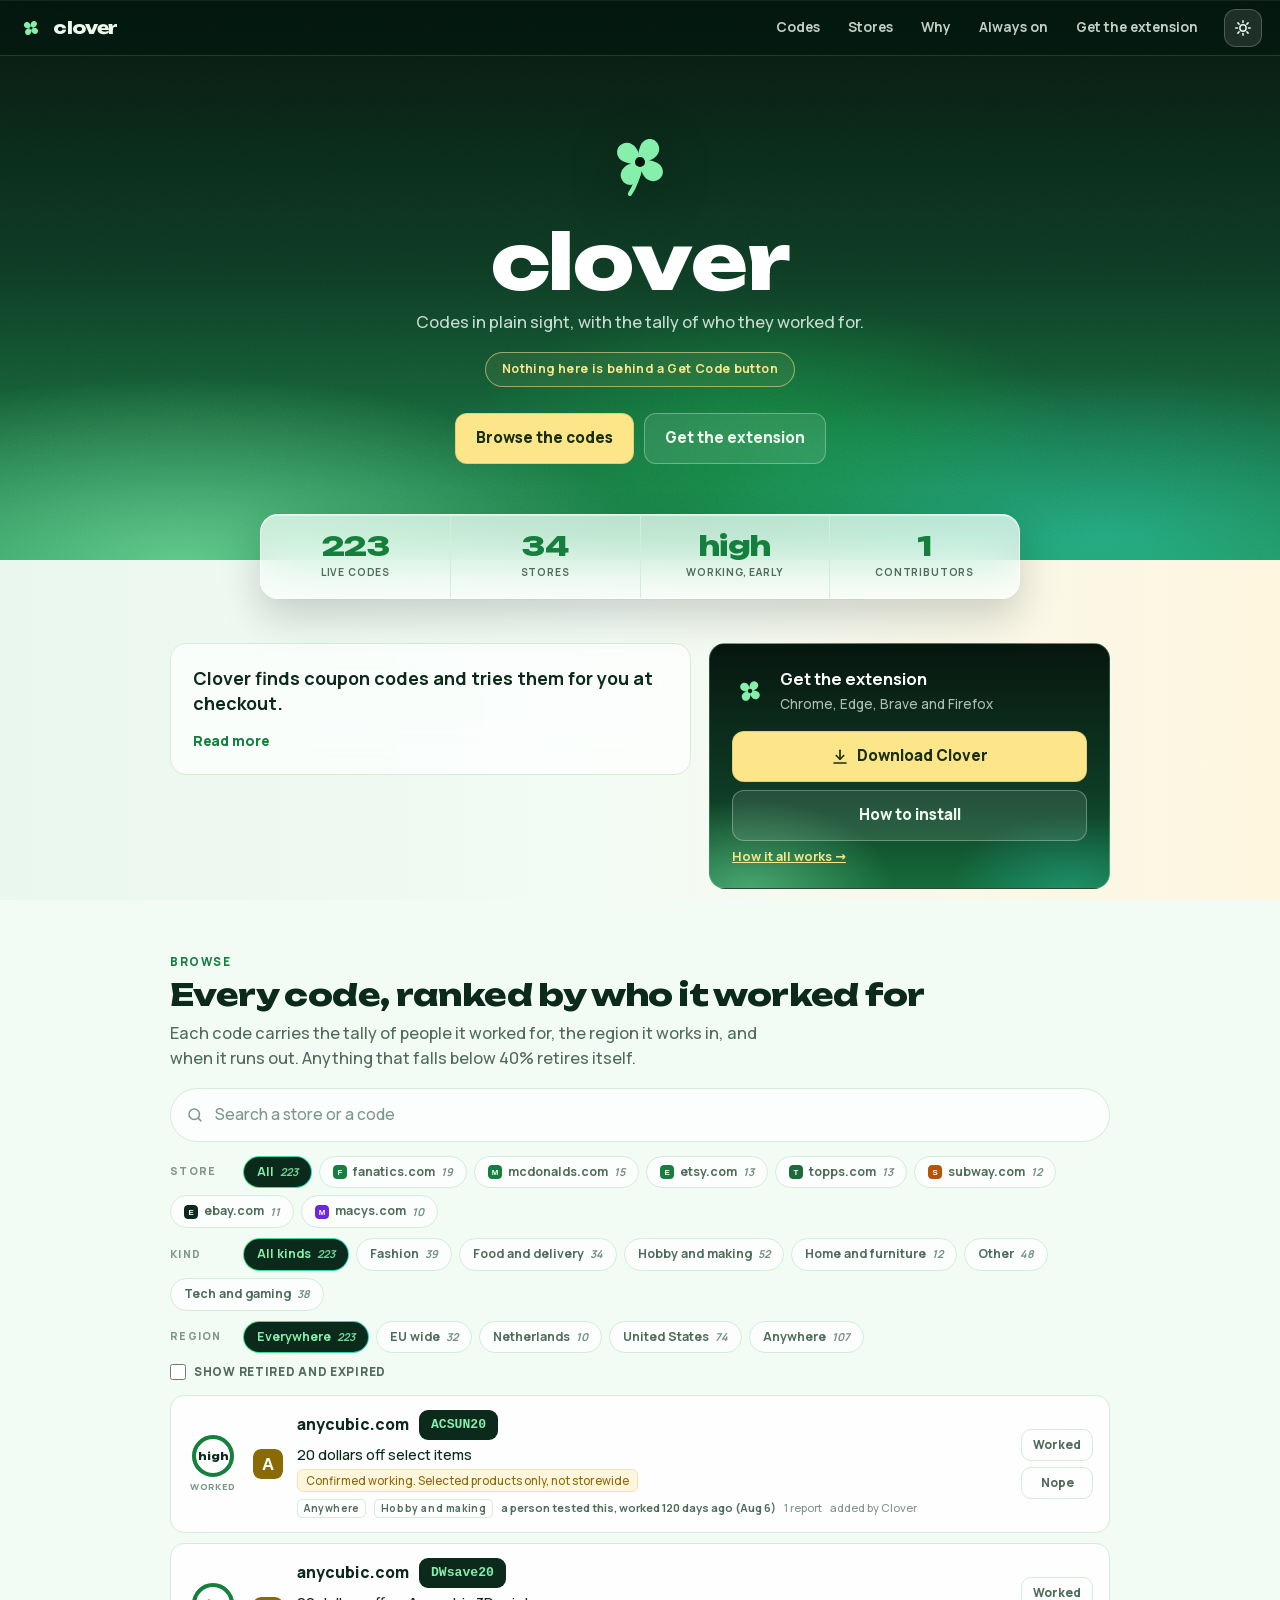
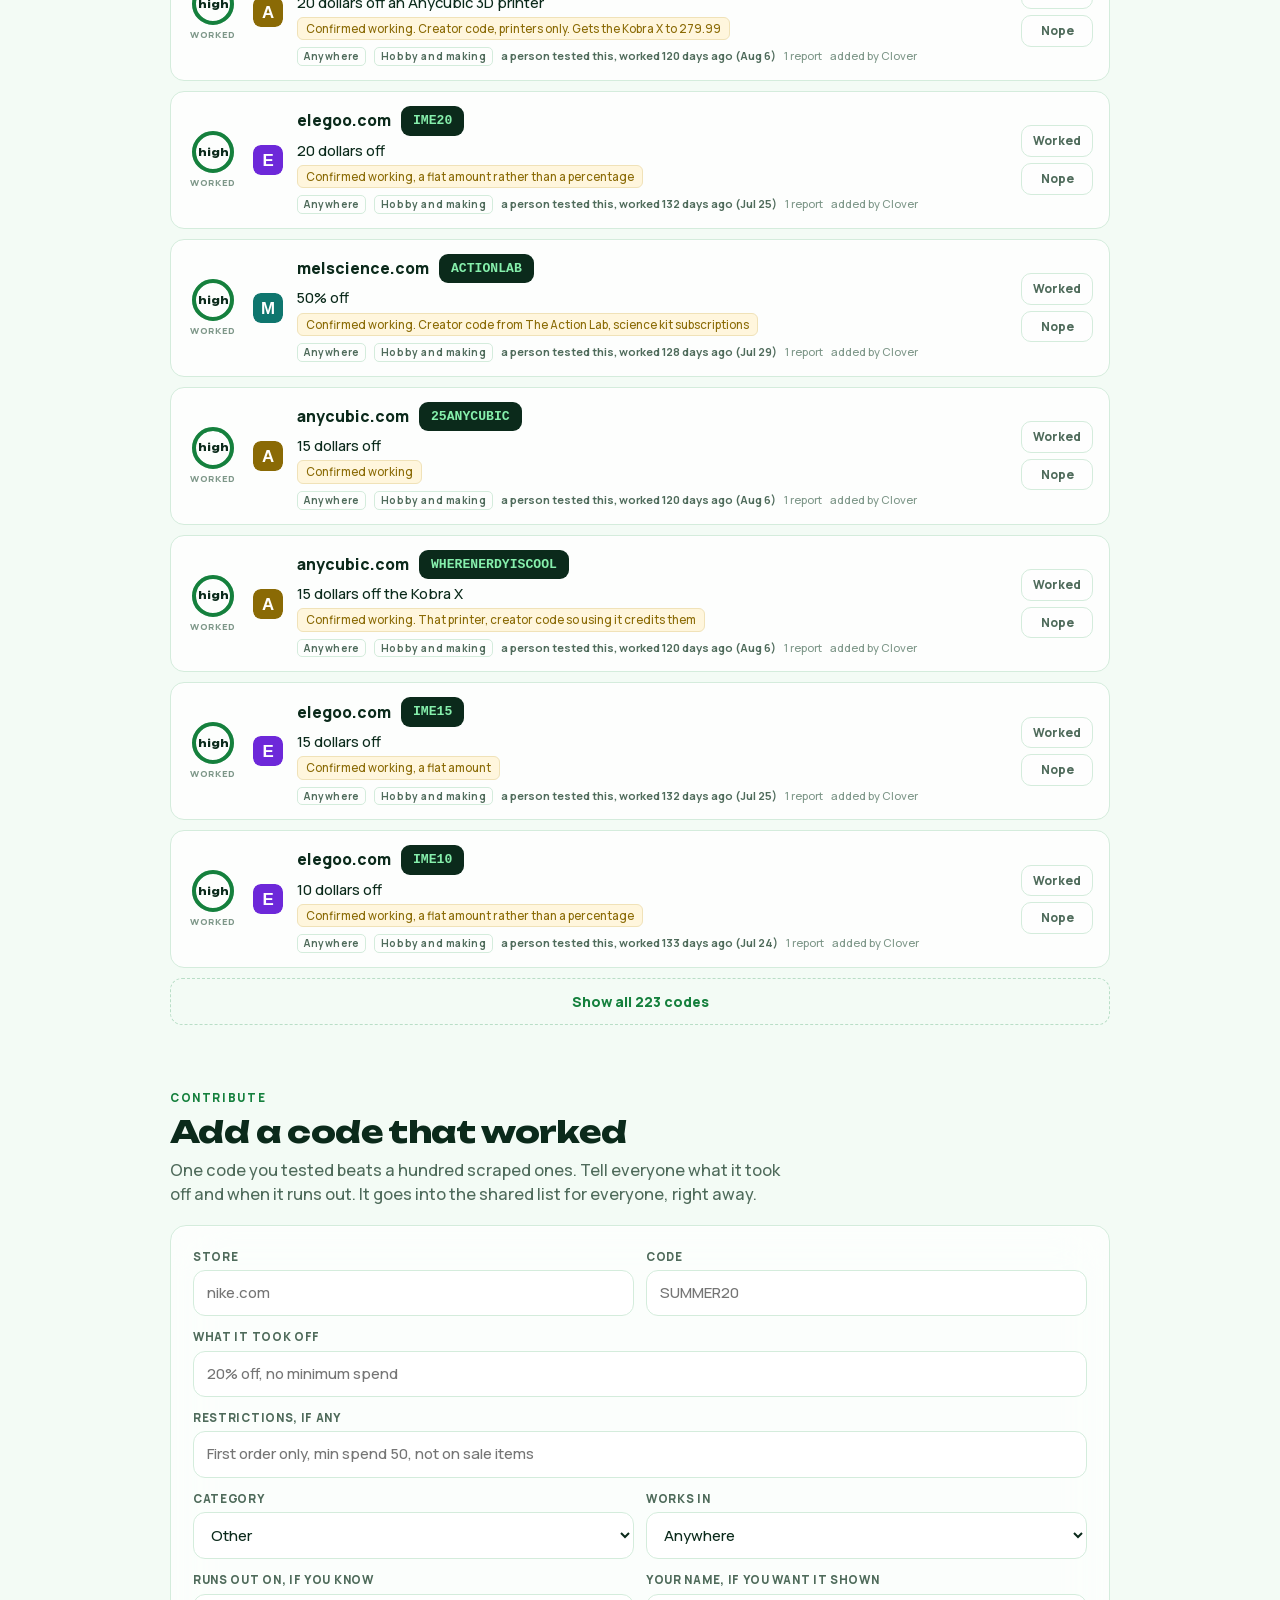
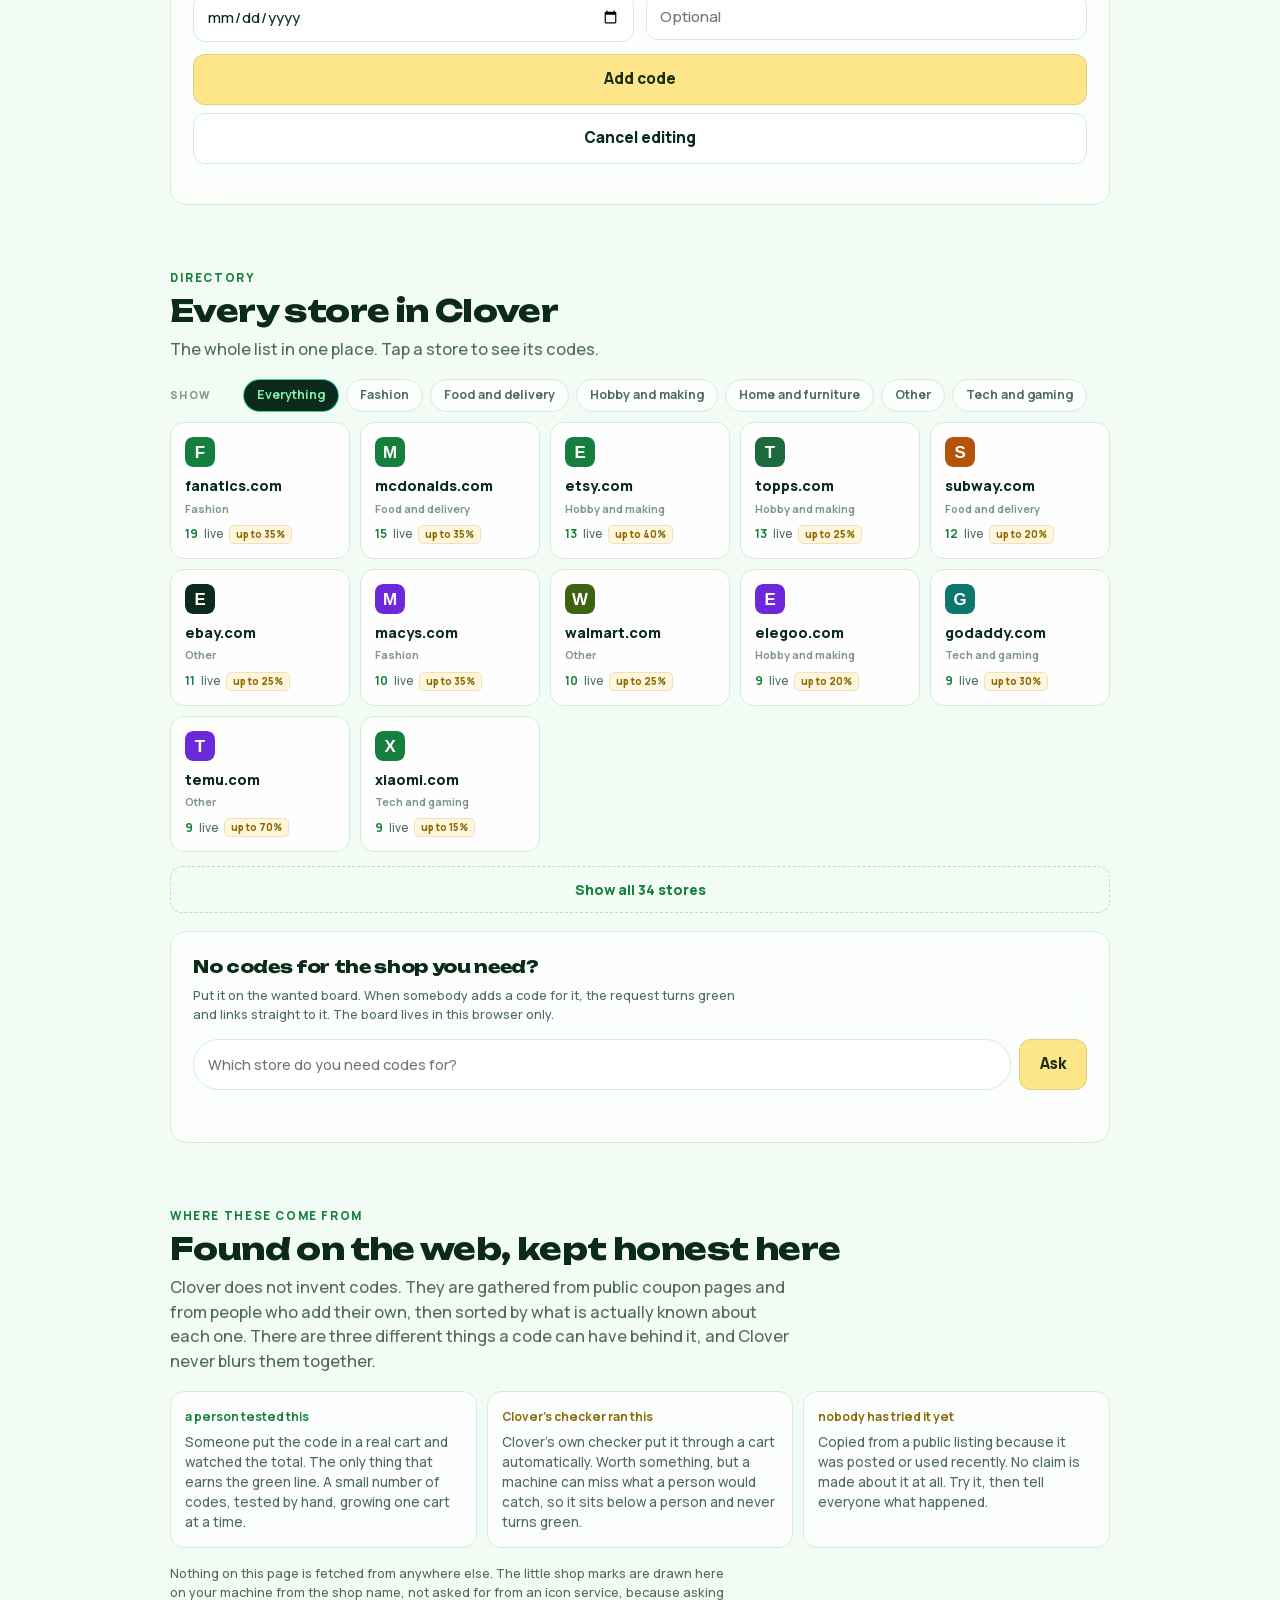
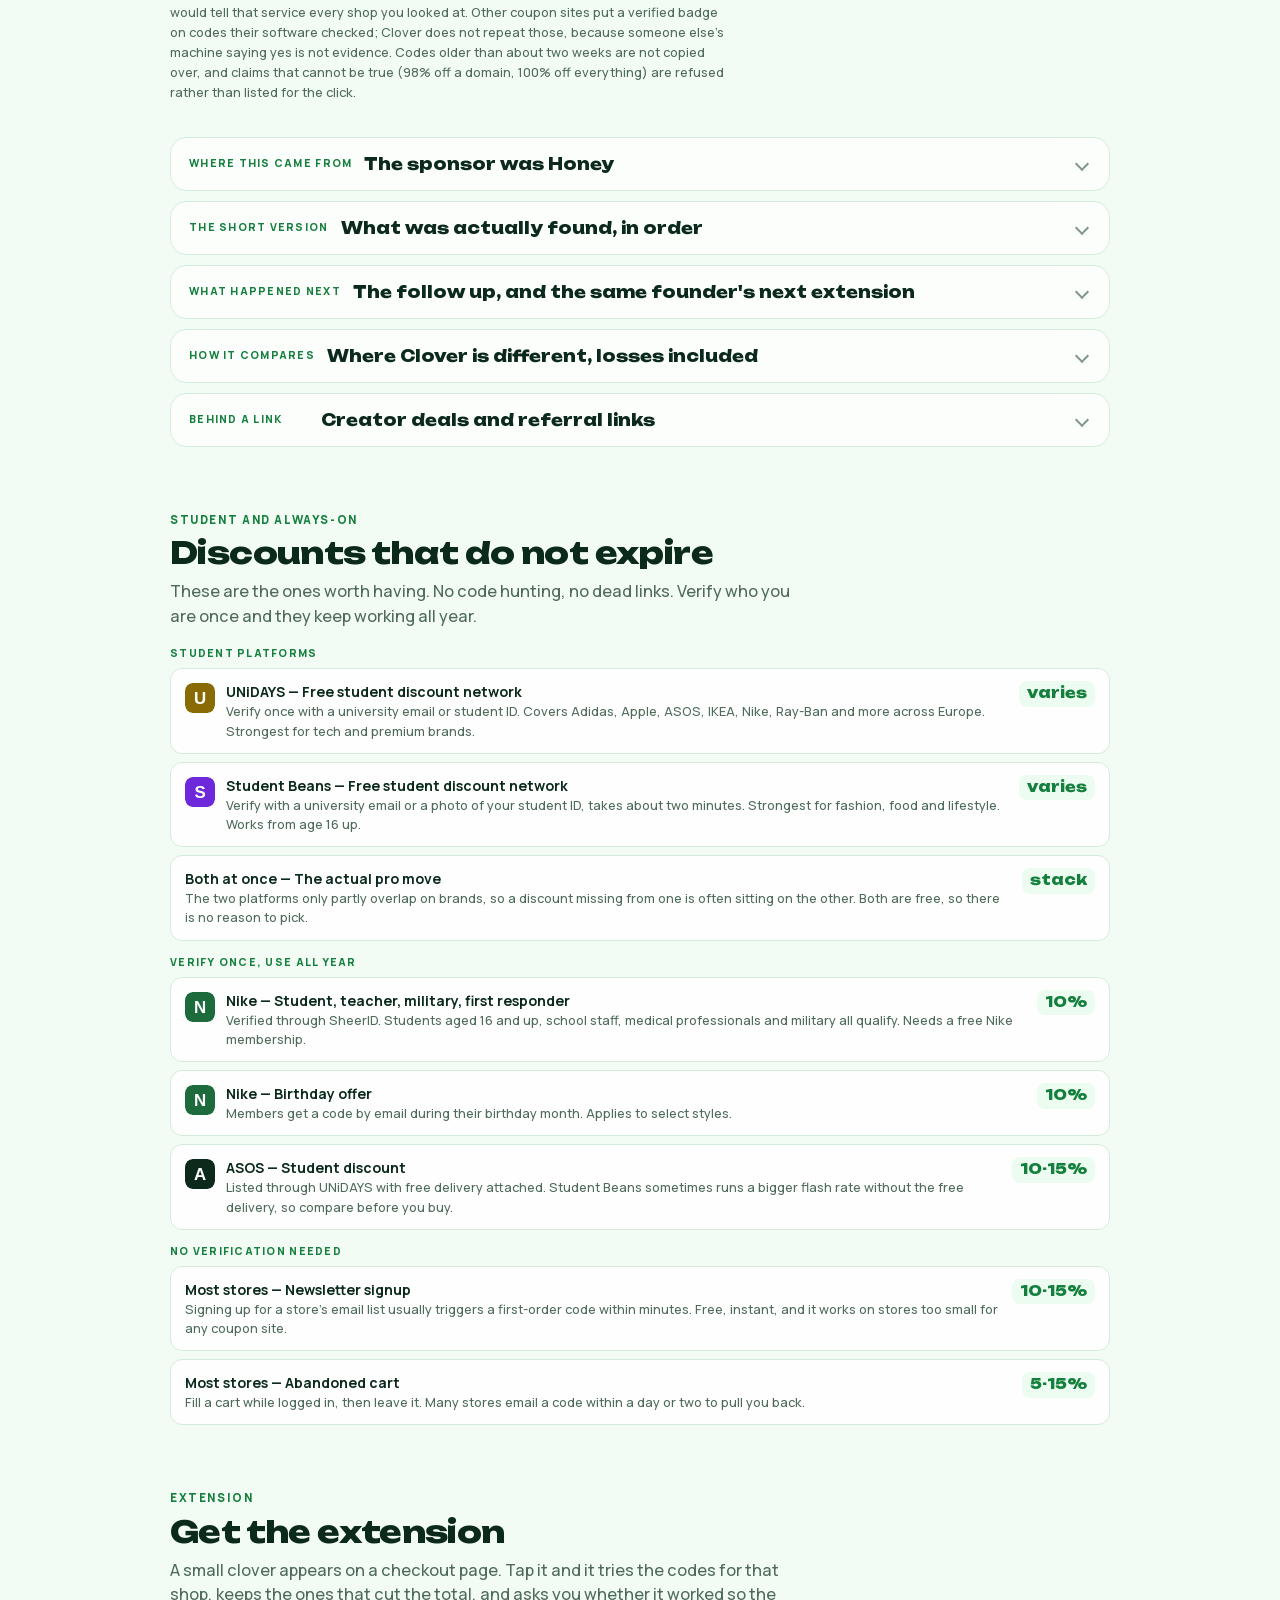
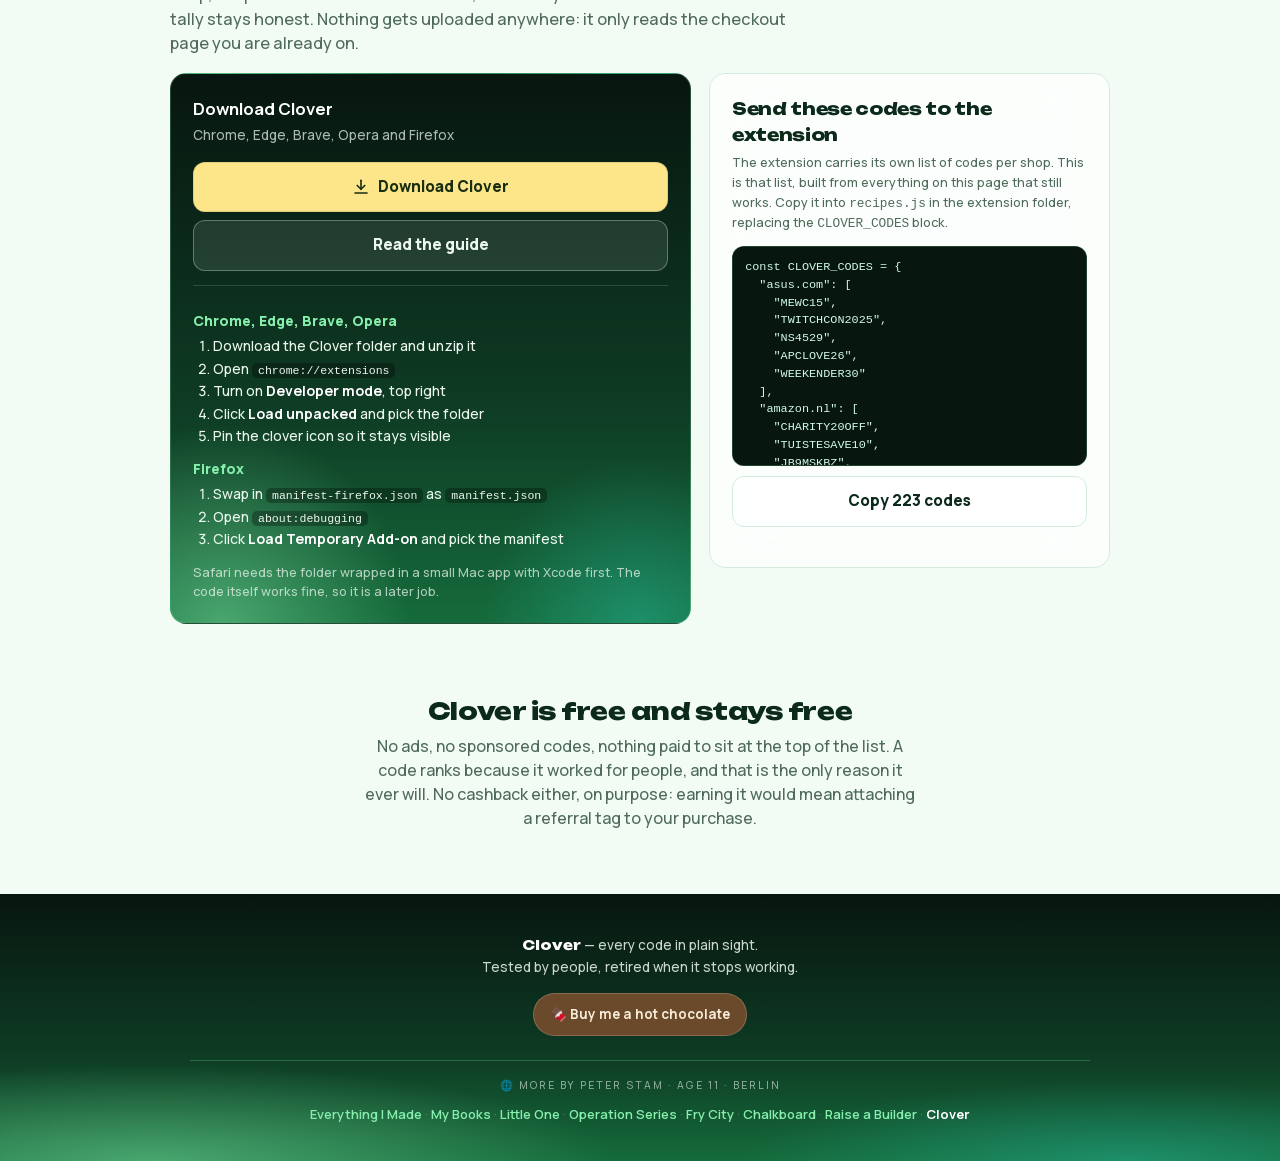
<file: index.html>
<!DOCTYPE html>
<html lang="en">
<head>
<meta charset="UTF-8">
<meta name="viewport" content="width=device-width, initial-scale=1.0">
<title>Clover — coupon codes people actually tested</title>
<meta name="description" content="Every coupon code in plain sight, ranked by who it worked for. No Get Code button, no referral hijacking, no cashback. A site and a browser extension.">
<link rel="icon" href="data:image/svg+xml,%3Csvg xmlns='http://www.w3.org/2000/svg' viewBox='0 0 100 100'%3E%3Cg fill='%2386EFAC'%3E%3Cpath d='M50 50 C50 34 40 24 30 28 C20 32 20 46 32 50 C40 53 46 53 50 50Z'/%3E%3Cpath d='M50 50 C66 50 76 40 72 30 C68 20 54 20 50 32 C47 40 47 46 50 50Z'/%3E%3Cpath d='M50 50 C50 66 60 76 70 72 C80 68 80 54 68 50 C60 47 54 47 50 50Z'/%3E%3Cpath d='M50 50 C34 50 24 60 28 70 C32 80 46 80 50 68 C53 60 53 54 50 50Z'/%3E%3C/g%3E%3C/svg%3E">
<meta property="og:title" content="Clover — coupon codes people actually tested">
<meta property="og:description" content="Every code in plain sight, with the tally of who it worked for. Nothing behind a Get Code button.">
<meta property="og:image" content="https://clover.peterstam.eu/og.png">
<meta property="og:url" content="https://clover.peterstam.eu/">
<meta name="twitter:card" content="summary_large_image">
<style>
/* Clover, rebuilt November 2026. Clover's own greens in the grammar of Peter's
   Aurora look: a mesh that is dark at the top and bright at the bottom,
   frosted glass on the bars and panels, a little grain, flat buttons, ONE
   butter-yellow accent, pills with a two-colour edge, Unbounded for titles
   and numbers, Manrope for words. The fonts ship in fonts/ (SIL Open Font
   License, fonts/OFL.txt). Nothing on this page is fetched from anyone else. */

@font-face{font-family:"Manrope";font-style:normal;font-weight:500;font-display:swap;src:url("fonts/Manrope-500.woff2") format("woff2")}
@font-face{font-family:"Manrope";font-style:normal;font-weight:600;font-display:swap;src:url("fonts/Manrope-600.woff2") format("woff2")}
@font-face{font-family:"Manrope";font-style:normal;font-weight:700;font-display:swap;src:url("fonts/Manrope-700.woff2") format("woff2")}
@font-face{font-family:"Manrope";font-style:normal;font-weight:800;font-display:swap;src:url("fonts/Manrope-800.woff2") format("woff2")}
@font-face{font-family:"Unbounded";font-style:normal;font-weight:500;font-display:swap;src:url("fonts/Unbounded-500.woff2") format("woff2")}
@font-face{font-family:"Unbounded";font-style:normal;font-weight:800;font-display:swap;src:url("fonts/Unbounded-800.woff2") format("woff2")}

:root{
  --ink:#0B2A1B; --ink-dim:#4F6B5B; --ink-faint:#7E9789;
  --bg:#F3FBF5; --panel:#FFFFFF; --line:#D4ECDC; --line-strong:#B9DEC7;
  --spring:#86EFAC; --spring-deep:#15803D; --spring-pale:#BBF7D0; --pine:#0B2A1B;
  --butter:#FDE68A; --butter-ink:#1A2E12; --coral:#E11D48; --coral-soft:#FFE4E6;
  --amber-ink:#8A6A05; --amber-soft:#FFF6DD; --amber-line:#F0E2B8;
  --edge-a:#4ADE80; --edge-b:#2DD4BF;
  --frost:rgba(255,255,255,.72); --frost-strong:rgba(255,255,255,.86); --frost-blur:26px; --glass-line:rgba(255,255,255,.65);
  --card:rgba(255,255,255,.82);   /* the small cards: no blur, there can be hundreds */
  --mesh-top:#07160F; --mesh-mid:#0E3B24; --mesh-bottom:#1D8A4E;
  --font:"Manrope","Avenir Next","Segoe UI",system-ui,sans-serif;
  --display:"Unbounded","Avenir Next",system-ui,sans-serif;
  --mono:"SF Mono",Menlo,Consolas,"Liberation Mono",monospace;
  --radius:16px; --speed:.18s;
  --wash:linear-gradient(90deg,#E9F7EE 0%,#F3FBF5 48%,#FFF6DF 100%);
}
body.dark{
  --ink:#ECF7EE; --ink-dim:#A3C3B1; --ink-faint:#7EA38F;
  --bg:#07160F; --panel:#0F2117; --line:rgba(134,239,172,.2); --line-strong:rgba(134,239,172,.38);
  --spring-deep:#86EFAC; --spring-pale:#14402A; --pine:#07160F;
  --coral:#FDA4AF; --coral-soft:rgba(225,29,72,.2);
  --amber-ink:#FDE68A; --amber-soft:rgba(253,230,138,.12); --amber-line:rgba(253,230,138,.3);
  --frost:rgba(9,26,18,.55); --frost-strong:rgba(9,26,18,.78); --glass-line:rgba(134,239,172,.22);
  --card:rgba(9,26,18,.72);
}

*{box-sizing:border-box}
html{scroll-behavior:smooth;background:var(--bg)}
body{
  margin:0; color:var(--ink); font-family:var(--font); font-weight:500; line-height:1.5;
  background:var(--wash) fixed; overflow-x:hidden; -webkit-font-smoothing:antialiased;
}
body.dark{
  background:
    radial-gradient(60% 55% at 14% 92%, rgba(134,239,172,.55) 0%, rgba(134,239,172,0) 60%),
    radial-gradient(55% 50% at 86% 88%, rgba(45,212,191,.42) 0%, rgba(45,212,191,0) 60%),
    radial-gradient(40% 40% at 60% 70%, rgba(22,163,74,.5) 0%, rgba(22,163,74,0) 60%),
    linear-gradient(180deg, var(--mesh-top) 0%, var(--mesh-mid) 42%, var(--mesh-bottom) 100%) fixed;
}
/* the grain, the same fractal noise as Chalkboard's, only in the dark */
body.dark::after{
  content:""; position:fixed; inset:0; pointer-events:none; z-index:0; opacity:.14; mix-blend-mode:overlay;
  background-image:url("data:image/svg+xml,%3Csvg xmlns='http://www.w3.org/2000/svg' width='220' height='220'%3E%3Cfilter id='g'%3E%3CfeTurbulence type='fractalNoise' baseFrequency='.9' numOctaves='2' stitchTiles='stitch'/%3E%3C/filter%3E%3Crect width='100%25' height='100%25' filter='url(%23g)'/%3E%3C/svg%3E");
}
::selection{background:var(--butter);color:var(--butter-ink)}
a{color:var(--spring-deep)}
button{font:inherit;color:inherit}
h1,h2,h3,.display{font-family:var(--display);letter-spacing:-.02em}
h2{font-size:clamp(1.45rem,3vw,1.9rem);font-weight:800;margin:0 0 8px;line-height:1.15}
h3{font-size:1.05rem;font-weight:800;margin:0 0 6px}
.eyebrow{font-size:.72rem;font-weight:800;letter-spacing:.14em;text-transform:uppercase;color:var(--spring-deep);margin:0 0 8px}
.lede{margin:0 0 18px;color:var(--ink-dim);font-size:1.02rem;max-width:62ch}
.fine{font-size:.8rem;color:var(--ink-dim);line-height:1.55;max-width:70ch}
.fine a{font-weight:700}

/* ---- the frosted top bar ---- */
#bar{
  position:sticky; top:0; z-index:20;
  display:flex; align-items:center; gap:14px; padding:0 18px; height:56px;
  background:rgba(7,22,15,.55); color:#ECF7EE;
  -webkit-backdrop-filter:blur(var(--frost-blur)) saturate(1.5); backdrop-filter:blur(var(--frost-blur)) saturate(1.5);
  border-bottom:1px solid rgba(134,239,172,.18); box-shadow:inset 0 1px 0 rgba(255,255,255,.06);
}
body:not(.dark) #bar.light{background:var(--frost-strong);color:var(--ink);border-bottom-color:var(--line)}
#bar .brand{display:flex;align-items:center;gap:9px;text-decoration:none;color:inherit;font-family:var(--display);font-weight:800;font-size:1.05rem;letter-spacing:-.02em}
#bar .brand svg{width:26px;height:26px}
#bar nav{display:flex;gap:4px;margin-left:auto}
#bar nav a{
  color:inherit;text-decoration:none;font-weight:700;font-size:.86rem;padding:7px 12px;border-radius:999px;opacity:.82;transition:background var(--speed),opacity var(--speed);
}
#bar nav a .short{display:none}
#bar nav a:hover,#bar nav a.on{opacity:1;background:rgba(134,239,172,.14)}
body:not(.dark) #bar.light nav a:hover,body:not(.dark) #bar.light nav a.on{background:rgba(21,128,61,.1)}
#themetoggle{
  width:38px;height:38px;border-radius:12px;display:grid;place-items:center;cursor:pointer;
  background:rgba(255,255,255,.1);border:1px solid rgba(255,255,255,.22);color:inherit;
  transition:background var(--speed);
}
#themetoggle:hover{background:rgba(255,255,255,.18)}
body:not(.dark) #bar.light #themetoggle{background:rgba(21,128,61,.08);border-color:var(--line)}
#themetoggle svg{width:18px;height:18px;fill:none;stroke:currentColor;stroke-width:2;stroke-linecap:round}
#themetoggle .moon{display:none}
body.dark #themetoggle .sun{display:none}
body.dark #themetoggle .moon{display:block}

/* ---- the hero: the mesh, dark at the top and bright at the bottom ---- */
.hero{
  position:relative; overflow:hidden; text-align:center; color:#ECF7EE;
  padding:64px 20px 96px; margin-top:-56px; padding-top:120px;
  background:
    radial-gradient(60% 55% at 14% 100%, rgba(134,239,172,.6) 0%, rgba(134,239,172,0) 60%),
    radial-gradient(55% 50% at 86% 96%, rgba(45,212,191,.45) 0%, rgba(45,212,191,0) 60%),
    radial-gradient(40% 40% at 60% 78%, rgba(22,163,74,.55) 0%, rgba(22,163,74,0) 60%),
    linear-gradient(180deg, var(--mesh-top) 0%, var(--mesh-mid) 48%, var(--mesh-bottom) 100%);
}
.hero::after{
  content:""; position:absolute; inset:0; pointer-events:none; opacity:.16; mix-blend-mode:overlay;
  background-image:url("data:image/svg+xml,%3Csvg xmlns='http://www.w3.org/2000/svg' width='220' height='220'%3E%3Cfilter id='g'%3E%3CfeTurbulence type='fractalNoise' baseFrequency='.9' numOctaves='2' stitchTiles='stitch'/%3E%3C/filter%3E%3Crect width='100%25' height='100%25' filter='url(%23g)'/%3E%3C/svg%3E");
}
.hero > *{position:relative;z-index:1}
.field{position:absolute;inset:0;pointer-events:none;z-index:0}
.drop{position:absolute;top:-40px;opacity:.14;animation:fall linear infinite}
@keyframes fall{0%{transform:translateY(0) rotate(0deg)}100%{transform:translateY(120vh) rotate(360deg)}}
.hero-mark{width:84px;height:84px;filter:drop-shadow(0 10px 24px rgba(0,0,0,.25))}
.hero-mark .spin{transform-origin:50% 50%;animation:sway 6s ease-in-out infinite}
@keyframes sway{0%,100%{transform:rotate(-6deg)}50%{transform:rotate(6deg)}}
.hero h1{
  margin:14px 0 8px; font-size:clamp(2.9rem,9vw,4.8rem); font-weight:800; line-height:1; color:#FFFFFF;
}
.hero .tag{margin:0 auto;max-width:460px;font-size:1.05rem;color:rgba(236,247,238,.84)}
.hero .swear{
  display:inline-block; margin-top:18px; padding:7px 16px; border-radius:999px; font-size:.78rem; font-weight:700; letter-spacing:.03em;
  color:var(--butter); border:1px solid rgba(253,230,138,.55); background:rgba(253,230,138,.08);
  -webkit-backdrop-filter:blur(12px); backdrop-filter:blur(12px);
}
.hero-ctas{display:flex;gap:10px;justify-content:center;flex-wrap:wrap;margin-top:26px}

/* ---- buttons: butter yellow for the one thing to do, glass for the rest ---- */
.btn{
  display:inline-flex;align-items:center;justify-content:center;gap:8px;
  padding:13px 20px;border-radius:12px;font-weight:800;font-size:.95rem;cursor:pointer;text-decoration:none;
  border:1px solid rgba(26,46,18,.12);background:var(--butter);color:var(--butter-ink);
  transition:filter var(--speed),transform var(--speed),background var(--speed);
}
.btn{transform:translate(var(--mx,0px),var(--my,0px))}
.btn{transition:filter var(--speed),background var(--speed),transform var(--t-bounce) var(--bounce)}
.btn.pulling{transition:filter var(--speed),background var(--speed),transform 90ms var(--ease-out)}
.btn:hover{filter:brightness(.97);transform:translate(var(--mx,0px),calc(var(--my,0px) - 2px))}
/* pressed, a button gets a little wider and flatter, and springs back */
.btn:active{transform:translate(var(--mx,0px),var(--my,0px)) scale(1.03,.94);transition-duration:70ms}
.btn.glass{background:rgba(255,255,255,.1);color:#ECF7EE;border-color:rgba(255,255,255,.3)}
.btn.glass:hover{background:rgba(255,255,255,.16);filter:none}
.btn.quiet{background:var(--frost);color:var(--ink);border-color:var(--line)}
.btn.quiet:hover{border-color:var(--edge-a);filter:none}
.btn.wide{width:100%}
.btn svg{width:18px;height:18px}

/* ---- glass stat strip ---- */
.stats{
  position:relative;z-index:2;display:flex;max-width:760px;margin:-46px auto 0;
  background:var(--frost);border:1px solid var(--glass-line);border-radius:18px;overflow:hidden;
  -webkit-backdrop-filter:blur(var(--frost-blur)) saturate(1.5);backdrop-filter:blur(var(--frost-blur)) saturate(1.5);
  box-shadow:0 18px 40px rgba(7,22,15,.18),inset 0 1px 0 rgba(255,255,255,.5);
}
.stat{flex:1;padding:18px 8px;text-align:center;border-right:1px solid var(--line)}
.stat:last-child{border-right:0}
.stat b{display:block;font-family:var(--display);font-weight:800;font-size:1.7rem;line-height:1;color:var(--spring-deep);letter-spacing:-.02em}
.stat span{display:block;margin-top:5px;font-size:.64rem;letter-spacing:.08em;text-transform:uppercase;font-weight:700;color:var(--ink-dim)}

/* ---- layout ---- */
main{position:relative;z-index:1;max-width:980px;margin:0 auto;padding:44px 20px 0}
.block{margin-bottom:64px;scroll-margin-top:72px}
.two{display:grid;grid-template-columns:1.3fr 1fr;gap:18px;align-items:start}
.panel{
  background:var(--frost);border:1px solid var(--line);border-radius:var(--radius);padding:22px;
  -webkit-backdrop-filter:blur(var(--frost-blur)) saturate(1.4);backdrop-filter:blur(var(--frost-blur)) saturate(1.4);
  box-shadow:inset 0 1px 0 var(--glass-line);
}
.panel p{margin:0 0 12px}
.panel p:last-child{margin-bottom:0}
.lead{font-size:1.12rem;font-weight:700;line-height:1.4;margin:0 0 10px}
/* the rest of the introduction opens like a drawer: the row grows from nothing to its own height */
.more{display:grid;grid-template-rows:0fr;opacity:0;visibility:hidden;
  transition:grid-template-rows .5s var(--ease-out),opacity .35s var(--ease),visibility 0s .5s}
.more > .morein{min-height:0;overflow:hidden}
.more.open{grid-template-rows:1fr;opacity:1;visibility:visible;transition:grid-template-rows .5s var(--ease-out),opacity .35s var(--ease) .1s,visibility 0s}
.readmore{border:0;background:none;padding:0;color:var(--spring-deep);font-weight:800;cursor:pointer;font-size:.86rem}

/* a small piece of the mesh: the extension card and the dark boxes */
.mesh{
  color:#ECF7EE;border-radius:var(--radius);padding:22px;border:1px solid rgba(134,239,172,.25);position:relative;overflow:hidden;
  background:
    radial-gradient(60% 60% at 10% 100%, rgba(134,239,172,.45) 0%, rgba(134,239,172,0) 60%),
    radial-gradient(50% 50% at 90% 100%, rgba(45,212,191,.35) 0%, rgba(45,212,191,0) 60%),
    linear-gradient(180deg, var(--mesh-top) 0%, var(--mesh-mid) 60%, #156B3B 100%);
}
.mesh b{color:#fff}
.mesh a{color:var(--butter)}
.mesh a.btn{color:var(--butter-ink)}
.mesh a.btn.glass{color:#ECF7EE}
.mesh .dim{color:rgba(236,247,238,.72)}
.getrow{display:flex;align-items:center;gap:12px;margin-bottom:16px}
.getrow svg{width:36px;height:36px;flex-shrink:0}
.getrow b{display:block;font-size:1.05rem}
.getrow span{font-size:.84rem;color:rgba(236,247,238,.72)}
.getbtns{display:flex;flex-direction:column;gap:8px}
.steps{display:none;margin-top:14px;padding-top:14px;border-top:1px solid rgba(255,255,255,.14);font-size:.88rem}
.steps.open{display:block}
.steps .stepgroup{margin:10px 0 4px;font-weight:800;color:var(--spring)}
.steps ol{margin:0 0 6px;padding-left:20px;line-height:1.6}
.steps code{background:rgba(0,0,0,.3);padding:1px 6px;border-radius:5px;font-family:var(--mono);font-size:.82em}
.steps .stepnote{margin:12px 0 0;font-size:.8rem;color:rgba(236,247,238,.72)}

/* ---- inputs ---- */
.searchbar{position:relative;margin:4px 0 14px}
.searchbar svg{position:absolute;left:16px;top:50%;transform:translateY(-50%);width:18px;height:18px;stroke:var(--ink-faint);fill:none;stroke-width:2;stroke-linecap:round;pointer-events:none}
.searchbar input{
  width:100%;padding:14px 18px 14px 44px;border-radius:999px;border:1px solid var(--line);background:var(--frost);color:var(--ink);
  font:inherit;font-weight:600;font-size:.98rem;transition:border-color var(--speed),box-shadow var(--speed);
}
.searchbar input::placeholder{color:var(--ink-faint);font-weight:500}
.searchbar input:focus,label input:focus,label select:focus,.ask input:focus{outline:none;border-color:var(--edge-a);box-shadow:0 0 0 3px rgba(74,222,128,.25)}
label{display:block;font-size:.72rem;font-weight:800;letter-spacing:.06em;text-transform:uppercase;color:var(--ink-dim)}
label input,label select{
  display:block;width:100%;margin-top:5px;padding:11px 13px;border-radius:12px;border:1px solid var(--line);background:var(--panel);color:var(--ink);
  font:inherit;font-size:.94rem;font-weight:500;text-transform:none;letter-spacing:0;transition:border-color var(--speed),box-shadow var(--speed);
}
body.dark label input,body.dark label select{background:rgba(7,22,15,.5)}
.grid2{display:grid;grid-template-columns:1fr 1fr;gap:12px}
.form label{margin-bottom:12px}
.status{min-height:1.3em;margin:10px 0 0;font-size:.86rem;font-weight:700;color:var(--ink-dim)}
.status.ok{color:var(--spring-deep)}
.status.err{color:var(--coral)}

/* ---- filter chips: the pill with a two-colour edge for the one that is on ---- */
.filterrow{display:flex;gap:7px;flex-wrap:wrap;align-items:center;margin-bottom:10px}
.filterlabel{font-size:.66rem;font-weight:800;letter-spacing:.12em;text-transform:uppercase;color:var(--ink-faint);margin-right:4px;min-width:62px}
.chip{
  display:inline-flex;align-items:center;gap:6px;padding:6px 13px;border-radius:999px;cursor:pointer;
  border:1.5px solid var(--line);background:var(--frost);color:var(--ink-dim);font-size:.78rem;font-weight:700;
  transition:border-color var(--speed),color var(--speed),background var(--speed);
}
.chip img{width:14px;height:14px;border-radius:4px}
.chip:hover{border-color:var(--edge-a);color:var(--ink)}
.chip.on,.chip.on:hover{
  color:var(--spring);border-color:transparent;
  background:linear-gradient(var(--pine),var(--pine)) padding-box,linear-gradient(90deg,var(--edge-a),var(--edge-b)) border-box;
}
body.dark .chip.on,body.dark .chip.on:hover{
  color:#07160F;background:linear-gradient(var(--spring),var(--spring)) padding-box,linear-gradient(90deg,var(--edge-a),var(--edge-b)) border-box;
}
.chip.empty{opacity:.45;cursor:default}
.chip.empty:hover{border-color:var(--line);color:var(--ink-dim)}
.chip.more{border-style:dashed;color:var(--spring-deep)}
.chipcount{font-size:.68rem;font-weight:700;opacity:.75}
.chip.on .chipcount{opacity:.85}
.toggle{display:inline-flex;align-items:center;gap:8px;font-size:.74rem;cursor:pointer;color:var(--ink-dim);text-transform:uppercase;letter-spacing:.06em;font-weight:800}
.toggle input{width:16px;height:16px;accent-color:var(--spring-deep);margin:0}

/* ---- the code cards ---- */
#list{margin-top:14px}
.code{
  display:flex;align-items:center;gap:14px;padding:14px 16px;margin-bottom:10px;
  background:var(--card);border:1px solid var(--line);border-radius:14px;
  box-shadow:inset 0 1px 0 var(--glass-line);
  animation:card-in var(--t-bounce) var(--bounce-soft) backwards;
  transition:border-color var(--speed),box-shadow var(--speed),transform var(--t-bounce) var(--bounce);
}
.code.still{animation:none}
.code:hover{border-color:var(--edge-a);box-shadow:inset 0 1px 0 var(--glass-line),0 0 0 3px rgba(74,222,128,.16);transform:translateY(-2px)}
.code.dead,.code.expired{opacity:.62}
.code.dead .code-store::after{content:" retired";font-size:.7rem;font-weight:800;color:var(--coral);text-transform:uppercase;letter-spacing:.06em;margin-left:6px}
@keyframes rise{from{opacity:0;transform:translateY(10px)}to{opacity:1;transform:none}}
.score{flex-shrink:0;width:52px;text-align:center}
.score small{display:block;font-size:.58rem;letter-spacing:.08em;text-transform:uppercase;font-weight:800;color:var(--ink-faint);margin-top:2px}
.ring{position:relative;width:44px;height:44px;margin:0 auto}
.ring svg{display:block;transform:rotate(-90deg)}
.ring .track{stroke:var(--line-strong)}
.ring .fill{stroke:var(--spring-deep);transition:stroke-dashoffset .6s ease}
.ring .num{position:absolute;inset:0;display:grid;place-items:center;font-family:var(--display);font-weight:800;font-size:.72rem;color:var(--ink)}
.favicon{width:30px;height:30px;border-radius:8px;flex-shrink:0}
.favicon.big{width:44px;height:44px;border-radius:12px}
.code-main{flex:1;min-width:0}
.code-top{display:flex;align-items:center;gap:10px;flex-wrap:wrap}
.code-store{border:0;background:none;padding:0;cursor:pointer;font-weight:800;font-size:.98rem;color:var(--ink);overflow-wrap:anywhere}
.code-store:hover{color:var(--spring-deep)}
.code-pill{
  font-family:var(--mono);font-size:.82rem;font-weight:600;padding:4px 11px;border-radius:9px;cursor:pointer;user-select:all;
  background:var(--pine);color:var(--spring);border:1px solid transparent;transition:transform var(--speed),background var(--speed);overflow-wrap:anywhere;
}
body.dark .code-pill{background:#07160F;border-color:var(--line)}
.code-pill:hover{transform:scale(1.04)}
.code-pill:active{transform:scale(1.06,.92)}
.code-pill.copied{background:var(--butter);color:var(--butter-ink);animation:blob-in var(--t-bounce) var(--bounce)}
.code-note{margin-top:3px;font-size:.92rem}
.limits{display:inline-block;margin-top:4px;font-size:.72rem;padding:2px 8px;border-radius:6px;color:var(--amber-ink);background:var(--amber-soft);border:1px solid var(--amber-line)}
.code-meta{display:flex;flex-wrap:wrap;align-items:center;gap:6px 8px;margin-top:7px;font-size:.7rem;color:var(--ink-faint)}
.flag{border:1px solid var(--line);border-radius:5px;padding:1px 6px;font-size:.62rem;letter-spacing:.06em;font-weight:700;color:var(--ink-dim)}
.oneuse{font-size:.62rem;font-weight:800;letter-spacing:.06em;text-transform:uppercase;padding:1px 6px;border-radius:5px;color:#6D28D9;background:#EDE9FE;border:1px solid #DDD6FE;cursor:help}
body.dark .oneuse{color:#C4B5FD;background:rgba(109,40,217,.25);border-color:rgba(196,181,253,.3)}
.expiry{font-weight:700}
.expiry.soon{color:var(--amber-ink)}
.expiry.gone{color:var(--coral)}
.proof{color:var(--spring-deep);font-weight:700}
.proof.stale{color:var(--ink-dim)}
.botcheck{font-weight:700;color:var(--amber-ink);cursor:help}
.botcheck.botfail{color:var(--coral)}
.untested{font-weight:700;color:var(--amber-ink)}
.votes{display:flex;flex-direction:column;gap:6px;flex-shrink:0}
.vote{
  padding:6px 11px;border-radius:10px;font-size:.74rem;font-weight:800;cursor:pointer;white-space:nowrap;
  border:1px solid var(--line);background:var(--frost);color:var(--ink-dim);transition:all var(--speed);
}
.vote.up:hover{border-color:var(--edge-a);color:var(--spring-deep)}
.vote.down:hover{border-color:var(--coral);color:var(--coral)}
.vote.chosen{background:var(--pine);color:var(--spring);border-color:var(--pine)}
body.dark .vote.chosen{background:var(--spring);color:#07160F;border-color:var(--spring)}
.ownrow{display:flex;gap:4px}
.own{flex:1;padding:4px 6px;border-radius:8px;border:1px solid var(--line);background:none;font-size:.66rem;font-weight:700;color:var(--ink-faint);cursor:pointer}
.own.del.armed{color:var(--coral);border-color:var(--coral)}
.showall{
  display:block;width:100%;margin-top:4px;padding:12px;border-radius:12px;cursor:pointer;
  border:1px dashed var(--line-strong);background:none;color:var(--spring-deep);font-weight:800;font-size:.88rem;
}
.showall:hover{border-color:var(--edge-a)}
.empty{padding:22px;text-align:center;border:1px dashed var(--line-strong);border-radius:14px;color:var(--ink-dim);font-size:.92rem;line-height:1.6}
.empty .btn{margin-top:10px}
.nudge{
  display:flex;align-items:center;justify-content:space-between;gap:12px;flex-wrap:wrap;margin:0 0 12px;padding:12px 16px;
  border-radius:14px;border:1px solid var(--amber-line);background:var(--amber-soft);font-size:.9rem;
}
.nudge b{font-family:var(--mono)}
.nudge-btns{display:flex;gap:6px}
.nudge-btns button{padding:7px 12px;border-radius:999px;border:1px solid var(--line);background:var(--panel);color:var(--ink);font-weight:800;font-size:.78rem;cursor:pointer}
.nudge-btns .yes:hover{border-color:var(--edge-a);color:var(--spring-deep)}
.nudge-btns .no:hover{border-color:var(--coral);color:var(--coral)}

/* the store card that opens above the list */
.storecard{display:flex;align-items:center;gap:14px;flex-wrap:wrap;margin-bottom:14px;animation:rise .34s cubic-bezier(.2,.9,.3,1.1)}
.storecard .storename b{display:block;font-family:var(--display);font-weight:800;font-size:1.05rem}
.storecard .storename span{font-size:.82rem;color:var(--ink-dim)}
.storestats{display:flex;gap:18px;margin-left:auto}
.storestats div{text-align:center}
.storestats b{display:block;font-family:var(--display);font-weight:800;font-size:1.1rem;color:var(--spring-deep)}
.storestats span{font-size:.6rem;letter-spacing:.08em;text-transform:uppercase;font-weight:700;color:var(--ink-faint)}
.closebtn{width:34px;height:34px;border-radius:10px;border:1px solid var(--line);background:none;cursor:pointer;font-size:1.2rem;line-height:1;color:var(--ink-dim)}
.closebtn:hover{border-color:var(--coral);color:var(--coral)}

/* ---- store directory ---- */
.dirgrid{display:grid;grid-template-columns:repeat(auto-fill,minmax(150px,1fr));gap:10px}
.dircard{
  display:flex;flex-direction:column;align-items:flex-start;gap:4px;padding:14px;text-align:left;cursor:pointer;
  background:var(--card);border:1px solid var(--line);border-radius:14px;animation:rise .3s backwards;
  transition:border-color var(--speed),box-shadow var(--speed);
}
.dircard:hover{border-color:var(--edge-a);box-shadow:0 0 0 3px rgba(74,222,128,.16)}
.dircard img{width:30px;height:30px;border-radius:8px;margin-bottom:4px}
.dirname{font-weight:800;font-size:.9rem;overflow-wrap:anywhere}
.dircat{font-size:.68rem;color:var(--ink-faint);font-weight:700}
.dirstats{margin-top:4px;font-size:.74rem;color:var(--ink-dim);display:flex;gap:6px;align-items:center;flex-wrap:wrap}
.dirstats b{color:var(--spring-deep)}
.dirbest{font-size:.62rem;font-weight:800;padding:1px 6px;border-radius:5px;background:var(--amber-soft);color:var(--amber-ink);border:1px solid var(--amber-line)}
.dirgrid .showall{grid-column:1/-1}
.ask{display:flex;gap:8px;margin-top:14px}
.ask input{flex:1;padding:11px 14px;border-radius:999px;border:1px solid var(--line);background:var(--frost);color:var(--ink);font:inherit;font-size:.9rem}
.req{display:flex;align-items:center;gap:10px;padding:10px 12px;margin-top:8px;border:1px solid var(--line);border-radius:12px;background:var(--card);font-size:.88rem}
.req-main{flex:1}
.req-main b{display:block}
.req-main span{font-size:.76rem;color:var(--ink-dim)}
.req-done{color:var(--spring-deep)!important;font-weight:700}
.req button{padding:6px 11px;border-radius:999px;border:1px solid var(--line);background:none;font-size:.76rem;font-weight:800;cursor:pointer;color:var(--spring-deep)}

/* ---- the story: folds ---- */
.sources{display:grid;grid-template-columns:repeat(3,1fr);gap:10px;margin:14px 0 16px}
.source{padding:14px;border:1px solid var(--line);border-radius:14px;background:var(--frost);font-size:.84rem;line-height:1.5}
.source span{display:inline-block;margin-bottom:6px;font-size:.74rem}
.source p{margin:0;color:var(--ink-dim)}
.fold{
  margin-bottom:10px;border:1px solid var(--line);border-radius:var(--radius);background:var(--frost);
  -webkit-backdrop-filter:blur(var(--frost-blur)) saturate(1.4);backdrop-filter:blur(var(--frost-blur)) saturate(1.4);
  box-shadow:inset 0 1px 0 var(--glass-line);transition:border-color var(--speed);
}
.fold[open]{border-color:var(--edge-a)}
.fold summary{display:flex;align-items:center;gap:12px;padding:16px 18px;cursor:pointer;list-style:none;border-radius:var(--radius)}
.fold summary::-webkit-details-marker{display:none}
.fold summary:hover{background:rgba(134,239,172,.08)}
.foldeye{font-size:.66rem;font-weight:800;letter-spacing:.12em;text-transform:uppercase;color:var(--spring-deep);min-width:120px}
.foldtitle{flex:1;font-family:var(--display);font-weight:800;font-size:1rem;line-height:1.25}
.foldarrow{width:10px;height:10px;border-right:2px solid var(--ink-faint);border-bottom:2px solid var(--ink-faint);transform:rotate(45deg);transition:transform var(--speed);margin-right:4px}
.fold[open] .foldarrow{transform:rotate(-135deg)}
.foldbody{padding:0 18px 18px;min-width:0;overflow:hidden}
.story p{margin:0 0 14px;line-height:1.65;font-size:.95rem}
.story p:last-child{margin-bottom:0}
.story b{color:var(--spring-deep)}
.table-wrap{overflow-x:auto;border:1px solid var(--line);border-radius:12px}
.compare{border-collapse:collapse;width:100%;min-width:560px;font-size:.84rem}
.compare th{padding:12px 8px;font-size:.62rem;letter-spacing:.08em;text-transform:uppercase;color:var(--ink-faint);text-align:center;border-bottom:1px solid var(--line)}
.compare th.us{color:var(--spring-deep);font-family:var(--display);font-size:.72rem;letter-spacing:0;text-transform:none}
.compare td{padding:10px 8px;border-bottom:1px solid var(--line);vertical-align:middle}
.compare tr:last-child td{border-bottom:0}
.compare td.feat{text-align:left;min-width:200px}
.compare td.feat b{display:block;font-size:.84rem}
.compare td.feat span{font-size:.72rem;color:var(--ink-dim)}
.mark{text-align:center;font-weight:800;font-size:1rem;min-width:56px}
.mark.ok{color:var(--spring-deep)}
.mark.half{color:var(--amber-ink)}
.mark.no{color:var(--coral)}
.mark.us{background:rgba(134,239,172,.12)}
.deal,.ref{display:flex;align-items:center;gap:12px;padding:12px 14px;margin-bottom:8px;border:1px solid var(--line);border-radius:12px;background:var(--card);font-size:.88rem;animation:rise .3s backwards}
.deal-main,.ref-main{flex:1;min-width:0}
.deal-main b,.ref-main b{display:block}
.deal-main span,.ref-main span{display:block;font-size:.8rem;color:var(--ink-dim)}
.deal-both code{font-family:var(--mono);font-size:.78rem;background:var(--pine);color:var(--spring);padding:1px 6px;border-radius:5px}
.deal-link,.ref-go{padding:7px 12px;border-radius:999px;border:1px solid var(--line);font-weight:800;font-size:.78rem;text-decoration:none;color:var(--spring-deep);white-space:nowrap}
.deal-link:hover,.ref-go:hover{border-color:var(--edge-a)}
.ref-share{font-style:italic}
.refform{margin-top:16px;padding-top:16px;border-top:1px solid var(--line)}
.refform .btn{margin-top:4px}
.groupline{margin:14px 0 6px;font-size:.66rem;font-weight:800;letter-spacing:.12em;text-transform:uppercase;color:var(--spring-deep)}
.ever{display:flex;align-items:flex-start;gap:11px;padding:12px 14px;margin-bottom:8px;border:1px solid var(--line);border-radius:12px;background:var(--card);font-size:.88rem;animation:rise .3s backwards}
.ever>.favicon{flex-shrink:0;margin-top:2px}
.ever div{flex:1}
.ever b{display:block}
.ever span{display:block;font-size:.8rem;color:var(--ink-dim)}
.ever .pct{flex-shrink:0;font-family:var(--display);font-weight:800;color:var(--spring-deep);font-size:.9rem;padding:2px 8px;border-radius:8px;background:rgba(134,239,172,.14)}
.sync-box{max-height:220px;overflow:auto;margin:10px 0;padding:12px;border-radius:12px;background:#07160F;border:1px solid rgba(134,239,172,.2);font-family:var(--mono);font-size:.74rem;white-space:pre;color:#D1FAE5}

/* ---- the free-forever strip and the footer ---- */
.free{text-align:center;padding:10px 0 0}
.free h2{font-size:1.5rem}
.free p{margin:0 auto;max-width:56ch;color:var(--ink-dim)}
footer{
  position:relative;z-index:1;margin-top:64px;padding:40px 20px 34px;text-align:center;color:rgba(236,247,238,.85);font-size:.84rem;line-height:1.7;
  background:
    radial-gradient(60% 60% at 12% 100%, rgba(134,239,172,.45) 0%, rgba(134,239,172,0) 60%),
    radial-gradient(50% 50% at 88% 100%, rgba(45,212,191,.35) 0%, rgba(45,212,191,0) 60%),
    linear-gradient(180deg, var(--mesh-top) 0%, var(--mesh-mid) 60%, #156B3B 100%);
}
footer b{color:#fff;font-family:var(--display)}
.hc-cocoa{display:inline-block;margin:14px 0 4px;background:#6B4A2B;color:#F7ECD9;border:1px solid rgba(255,255,255,.18);border-radius:100px;padding:9px 16px;font-weight:700;font-size:.84rem;text-decoration:none;transition:transform .15s,background .2s}
.hc-cocoa:hover{background:#7C5732;transform:translateY(-2px)}
.ps-ring{margin:20px auto 0;padding-top:15px;border-top:1px solid rgba(134,239,172,.25);font-size:13px;line-height:1.9;max-width:900px}
.ps-ring a{color:var(--spring);text-decoration:none;font-weight:600}
.ps-ring a:hover{text-decoration:underline;color:#fff}
.ps-ring .ps-ring-here{color:#fff;font-weight:700}
.ps-ring .ps-ring-sep{opacity:.4}
.ps-ring .ps-ring-label{display:block;opacity:.65;text-transform:uppercase;letter-spacing:2px;font-size:.8em;margin-bottom:6px}

/* ---- small screens ---- */
@media (max-width:700px){
  #bar{padding:0 12px;gap:8px}
  #bar nav a{padding:7px 9px;font-size:.8rem}
  #bar nav a.hidesmall{display:none}
  #bar nav a .full{display:none}
  #bar nav a .short{display:inline}
  #bar nav{gap:0;flex:1;min-width:0;overflow-x:auto;scrollbar-width:none;-webkit-overflow-scrolling:touch;margin-left:4px}
  #bar nav::-webkit-scrollbar{display:none}
  #bar nav a{white-space:nowrap;flex-shrink:0}
  #bar .brand{font-size:1rem;flex-shrink:0}
  #themetoggle{flex-shrink:0;margin-left:4px}
  .two,.grid2,.sources{grid-template-columns:1fr}
  .stats{flex-wrap:wrap;margin:-36px 12px 0}
  .stat{flex:1 1 50%;border-right:0;border-bottom:1px solid var(--line)}
  .stat:nth-child(odd){border-right:1px solid var(--line)}
  .stat:nth-child(n+3){border-bottom:0}
  .code{flex-wrap:wrap}
  .votes{flex-direction:row;width:100%;justify-content:flex-end}
  .vote{min-height:40px;padding:8px 14px}
  .storestats{margin-left:0;width:100%;justify-content:space-between}
  .foldeye{display:none}
  main{padding:34px 14px 0}
  .block{margin-bottom:48px}
  .chip{min-height:38px}
}
/* ================= motion =================
   One set of timings (--bounce and --bounce-soft: Clover's green is already
   called --spring, so the easings are not). They are real spring curves where the browser
   can draw them (linear()), a plain ease-out where it cannot. Everything
   moves with transform and opacity only, so a phone has no extra work.
   People who ask their device for less motion get none of it: the rule at
   the very end of this file switches every animation and transition off,
   and site.js never hides anything for them. */
:root{
  --ease:cubic-bezier(.22,.61,.36,1); --ease-out:cubic-bezier(.22,1,.36,1);
  --bounce:cubic-bezier(.34,1.4,.64,1); --bounce-soft:cubic-bezier(.22,1,.36,1); --t-bounce:420ms;
}
@supports (transition-timing-function: linear(0, 1)){
  :root{
    --bounce:linear(0,0.094,0.302,0.539,0.752,0.914,1.02,1.076,1.094,1.089,1.07,1.048,1.027,1.011,1,0.993,0.991,0.991,0.993,0.995,0.997,0.999,1,1.001,1);
    --bounce-soft:linear(0,0.053,0.176,0.324,0.474,0.609,0.723,0.815,0.884,0.934,0.969,0.991,1.005,1.012,1.015,1.015,1.014,1.012,1.009,1.007,1.005,1.004,1.002,1.001,1);
    --t-bounce:560ms;
  }
}
@keyframes drop-in{from{opacity:0;transform:translateY(-14px)}}
@keyframes rise-in{from{opacity:0;transform:translateY(16px)}}
@keyframes fade-in{from{opacity:0}}
@keyframes blob-in{from{opacity:0;transform:scale(.72,.56)}}
@keyframes card-in{from{opacity:0;transform:translateY(14px) scale(.985)}}
@keyframes leaf-in{from{opacity:0;transform:scale(0) rotate(-50deg)}}
@keyframes stem-in{from{stroke-dashoffset:40}}
@keyframes letter-in{from{opacity:0;transform:translateY(.55em) rotate(8deg)}}

/* ---- the page assembles itself: bar, the clover grows leaf by leaf, the word, the line, the buttons, the numbers ---- */
#bar{animation:drop-in .5s var(--ease-out) backwards}
.field{animation:fade-in 1.6s var(--ease) .2s backwards}
.hero-mark .spin > g > path{transform-origin:50px 50px;animation:leaf-in var(--t-bounce) var(--bounce) backwards}
.hero-mark .spin > g > path:nth-child(1){animation-delay:.12s}
.hero-mark .spin > g > path:nth-child(2){animation-delay:.2s}
.hero-mark .spin > g > path:nth-child(3){animation-delay:.28s}
.hero-mark .spin > g > path:nth-child(4){animation-delay:.36s}
.hero-mark .spin > path{stroke-dasharray:40;animation:stem-in .5s var(--ease-out) .48s backwards}
.hero-mark .spin > circle{transform-origin:50px 50px;animation:blob-in var(--t-bounce) var(--bounce) .5s backwards}
.hero h1 .ch{display:inline-block;animation:letter-in var(--t-bounce) var(--bounce) backwards;animation-delay:calc(.4s + var(--i,0) * 55ms)}
.hero .tag{animation:rise-in .6s var(--ease-out) .82s backwards}
.hero .swear{animation:blob-in var(--t-bounce) var(--bounce) .96s backwards}
.hero-ctas .btn{animation:blob-in var(--t-bounce) var(--bounce) 1.08s backwards}
.hero-ctas .btn + .btn{animation-delay:1.16s}
.stats{animation:rise-in .7s var(--ease-out) 1.05s backwards}
.stat b.tick{animation:blob-in var(--t-bounce) var(--bounce)}

/* ---- sections show up as you reach them: their pieces rise in one after the other ----
   (only with html.motion, which site.js sets when it can also bring them back in) */
html.motion .rv{opacity:0;transform:translateY(22px)}
html.motion .rv.in{opacity:1;transform:none;
  transition:opacity .55s var(--ease),transform var(--t-bounce) var(--bounce-soft);transition-delay:calc(var(--i,0) * 70ms)}

/* ---- the bar: one pill that glides to the section you are in, stretching on the way ---- */
#bar nav{position:relative}
.navpill{position:absolute;left:0;top:50%;height:32px;width:0;margin-top:-16px;border-radius:999px;pointer-events:none;opacity:0;
  background:rgba(134,239,172,.14)}
body:not(.dark) #bar.light .navpill{background:rgba(21,128,61,.1)}
.navpill.show{opacity:1}
.navpill.stretch{transition:left .17s var(--ease-out),width .17s var(--ease-out),opacity .2s}
.navpill.settle{transition:left var(--t-bounce) var(--bounce),width var(--t-bounce) var(--bounce),opacity .2s}
#bar nav.glide a.on,body:not(.dark) #bar.light nav.glide a.on{background:transparent}
#bar nav a{position:relative;z-index:1}

/* ---- small answers to what you do ---- */
.chip{transition:border-color var(--speed),color var(--speed),background var(--speed),transform var(--t-bounce) var(--bounce)}
.chip:active{transform:scale(1.05,.9);transition-duration:70ms}
.chips-fresh .chip.on{animation:blob-in var(--t-bounce) var(--bounce)}
.vote{position:relative;transition:border-color var(--speed),color var(--speed),background var(--speed),transform var(--t-bounce) var(--bounce)}
.vote:active{transform:scale(1.06,.9);transition-duration:70ms}
@keyframes vote-pop{from{transform:scale(1.22,.8)}}
.vote.pop{animation:vote-pop var(--t-bounce) var(--bounce)}
.score.pop{animation:blob-in var(--t-bounce) var(--bounce)}
/* the little "+1" that floats off a vote */
.floaty{position:absolute;left:50%;top:-4px;font-size:.72rem;font-weight:800;color:var(--spring-deep);pointer-events:none;white-space:nowrap;
  animation:float-up .9s var(--ease-out) forwards}
.floaty.down{color:var(--coral)}
@keyframes float-up{from{opacity:0;transform:translate(-50%,6px) scale(.7)}25%{opacity:1}to{opacity:0;transform:translate(-50%,-26px) scale(1)}}
#themetoggle.pop svg{animation:turn-in var(--t-bounce) var(--bounce)}
@keyframes turn-in{from{transform:rotate(-90deg) scale(.5)}}
.dircard{transition:border-color var(--speed),box-shadow var(--speed),transform var(--t-bounce) var(--bounce)}
.dircard:hover{transform:translateY(-2px)}
.dircard.still,.storecard.still{animation:none}
.fold[open] .foldbody{animation:rise-in .45s var(--ease-out)}
.status:not(:empty){animation:rise-in .35s var(--ease-out)}
.nudge{animation:blob-in var(--t-bounce) var(--bounce)}

@media (prefers-reduced-motion:reduce){
  *{animation:none!important;transition:none!important}
  html{scroll-behavior:auto}
}
</style>
</head>
<body>

<div id="bar">
  <a class="brand" href="#top" aria-label="Clover, back to the top">
    <svg viewBox="0 0 100 100" aria-hidden="true"><g fill="#86EFAC">
      <path d="M50 50 C50 34 40 24 30 28 C20 32 20 46 32 50 C40 53 46 53 50 50Z"/>
      <path d="M50 50 C66 50 76 40 72 30 C68 20 54 20 50 32 C47 40 47 46 50 50Z"/>
      <path d="M50 50 C50 66 60 76 70 72 C80 68 80 54 68 50 C60 47 54 47 50 50Z"/>
      <path d="M50 50 C34 50 24 60 28 70 C32 80 46 80 50 68 C53 60 53 54 50 50Z"/></g>
      <circle cx="50" cy="50" r="6" fill="#07160F"/></svg>
    clover
  </a>
  <nav aria-label="Sections">
    <a href="#codes">Codes</a>
    <a href="#stores">Stores</a>
    <a href="#why">Why</a>
    <a href="#always" class="hidesmall">Always on</a>
    <a href="#get"><span class="full">Get the extension</span><span class="short">Extension</span></a>
  </nav>
  <button id="themetoggle" aria-label="Switch between light and dark" title="Light or dark">
    <svg class="sun" viewBox="0 0 24 24"><circle cx="12" cy="12" r="4.2"/><line x1="12" y1="2.4" x2="12" y2="4.6"/><line x1="12" y1="19.4" x2="12" y2="21.6"/><line x1="2.4" y1="12" x2="4.6" y2="12"/><line x1="19.4" y1="12" x2="21.6" y2="12"/><line x1="5.2" y1="5.2" x2="6.8" y2="6.8"/><line x1="17.2" y1="17.2" x2="18.8" y2="18.8"/><line x1="5.2" y1="18.8" x2="6.8" y2="17.2"/><line x1="17.2" y1="6.8" x2="18.8" y2="5.2"/></svg>
    <svg class="moon" viewBox="0 0 24 24"><path d="M20 14.5A8.2 8.2 0 0 1 9.5 4a8.3 8.3 0 1 0 10.5 10.5Z"/></svg>
  </button>
</div>

<header class="hero" id="top">
  <div class="field" id="field" aria-hidden="true"></div>
  <svg viewBox="0 0 100 100" class="hero-mark" aria-hidden="true">
    <g class="spin">
      <path d="M50 56 Q47 74 38 88" stroke="#86EFAC" stroke-width="5" fill="none" stroke-linecap="round"/>
      <g fill="#86EFAC">
        <path d="M50 50 C50 34 40 24 30 28 C20 32 20 46 32 50 C40 53 46 53 50 50Z"/>
        <path d="M50 50 C66 50 76 40 72 30 C68 20 54 20 50 32 C47 40 47 46 50 50Z"/>
        <path d="M50 50 C50 66 60 76 70 72 C80 68 80 54 68 50 C60 47 54 47 50 50Z"/>
        <path d="M50 50 C34 50 24 60 28 70 C32 80 46 80 50 68 C53 60 53 54 50 50Z"/>
      </g>
      <circle cx="50" cy="50" r="6" fill="#07160F"/>
    </g>
  </svg>
  <h1>clover</h1>
  <p class="tag">Codes in plain sight, with the tally of who they worked for.</p>
  <div class="swear">Nothing here is behind a Get Code button</div>
  <div class="hero-ctas">
    <a class="btn" href="#codes">Browse the codes</a>
    <a class="btn glass" href="#get">Get the extension</a>
  </div>
</header>

<div class="stats" aria-label="The numbers, counted from the list">
  <div class="stat"><b id="s-codes">0</b><span>Live codes</span></div>
  <div class="stat"><b id="s-stores">0</b><span>Stores</span></div>
  <div class="stat"><b id="s-rate">—</b><span>Working</span></div>
  <div class="stat"><b id="s-people">0</b><span>Contributors</span></div>
</div>

<main>

  <!-- ===== what Clover is, and the extension ===== -->
  <section class="block two" id="about">
    <div class="panel">
      <p class="lead">Clover finds coupon codes and tries them for you at checkout.</p>
      <div class="more" id="introrest"><div class="morein">
        <p>Most coupon sites hide their codes behind a Get Code button and fill the list with whatever they scraped, so you burn ten minutes on codes that died months ago. Clover does it the other way round. Every code is in plain sight, tagged with what it takes off, what it restricts, and which region it works in.</p>
        <p>The part that matters is the tally. When a code works for someone they tap Worked, and when it fails they tap Nope. That rate sits on the card. Anything that drops under 40% takes itself off the list, so nothing sticks around pretending to be alive.</p>
        <p>The browser extension does the boring bit. On a checkout page a small clover appears, and if you tap it, it types each code into the promo box and keeps whichever ones saved the most.</p>
      </div></div>
      <button class="readmore" id="readmore">Read more</button>
    </div>
    <div class="mesh">
      <div class="getrow">
        <svg viewBox="0 0 100 100" aria-hidden="true"><g fill="#86EFAC">
          <path d="M50 50 C50 34 40 24 30 28 C20 32 20 46 32 50 C40 53 46 53 50 50Z"/>
          <path d="M50 50 C66 50 76 40 72 30 C68 20 54 20 50 32 C47 40 47 46 50 50Z"/>
          <path d="M50 50 C50 66 60 76 70 72 C80 68 80 54 68 50 C60 47 54 47 50 50Z"/>
          <path d="M50 50 C34 50 24 60 28 70 C32 80 46 80 50 68 C53 60 53 54 50 50Z"/></g>
          <circle cx="50" cy="50" r="6" fill="#07160F"/></svg>
        <div><b>Get the extension</b><span>Chrome, Edge, Brave and Firefox</span></div>
      </div>
      <div class="getbtns">
        <a class="btn" href="clover-extension.zip" download>
          <svg viewBox="0 0 24 24" fill="none" stroke="currentColor" stroke-width="2.2" stroke-linecap="round" stroke-linejoin="round" aria-hidden="true"><path d="M12 3v12"/><path d="m7 10 5 5 5-5"/><path d="M4 20h16"/></svg>
          Download Clover
        </a>
        <a class="btn glass" href="#get">How to install</a>
      </div>
      <p class="dim" style="margin:6px 0 0;font-size:.8rem"><a href="clover-guide.html" style="font-weight:700">How it all works →</a></p>
    </div>
  </section>

  <!-- ===== the codes ===== -->
  <section class="block" id="codes">
    <p class="eyebrow">Browse</p>
    <h2>Every code, ranked by who it worked for</h2>
    <p class="lede">Each code carries the tally of people it worked for, the region it works in, and when it runs out. Anything that falls below 40% retires itself.</p>

    <div class="searchbar">
      <svg viewBox="0 0 24 24" aria-hidden="true"><circle cx="11" cy="11" r="7"/><path d="m20 20-3.5-3.5"/></svg>
      <input id="search" type="search" placeholder="Search a store or a code" autocomplete="off" aria-label="Search a store or a code">
    </div>
    <div class="filterrow" id="chips"></div>
    <div class="filterrow" id="cats"></div>
    <div class="filterrow" id="countries"></div>
    <div class="filterrow">
      <label class="toggle"><input type="checkbox" id="showdead"> Show retired and expired</label>
    </div>

    <div id="storepage"></div>
    <div id="nudge-slot"></div>
    <div id="list"></div>
  </section>

  <!-- ===== add a code ===== -->
  <section class="block" id="add">
    <p class="eyebrow">Contribute</p>
    <h2>Add a code that worked</h2>
    <p class="lede">One code you tested beats a hundred scraped ones. Tell everyone what it took off and when it runs out. It goes into the shared list for everyone, right away.</p>
    <div class="panel form">
      <div class="grid2">
        <label>Store<input id="f-store" type="text" placeholder="nike.com" autocomplete="off"></label>
        <label>Code<input id="f-code" type="text" placeholder="SUMMER20" autocomplete="off"></label>
      </div>
      <label>What it took off<input id="f-note" type="text" placeholder="20% off, no minimum spend" autocomplete="off"></label>
      <label>Restrictions, if any<input id="f-limits" type="text" placeholder="First order only, min spend 50, not on sale items" autocomplete="off"></label>
      <div class="grid2">
        <label>Category
          <select id="f-cat">
            <option value="other">Other</option><option value="fashion">Fashion</option><option value="tech">Tech and gaming</option>
            <option value="food">Food and delivery</option><option value="home">Home and furniture</option><option value="beauty">Beauty</option>
            <option value="hobby">Hobby and making</option><option value="travel">Travel</option>
          </select>
        </label>
        <label>Works in
          <select id="f-country">
            <option value="XX">Anywhere</option><option value="NL">Netherlands</option><option value="DE">Germany</option><option value="EU">EU wide</option>
            <option value="UK">United Kingdom</option><option value="US">United States</option><option value="FR">France</option>
          </select>
        </label>
      </div>
      <div class="grid2">
        <label>Runs out on, if you know<input id="f-exp" type="date" autocomplete="off"></label>
        <label>Your name, if you want it shown<input id="f-by" type="text" placeholder="Optional" autocomplete="off"></label>
      </div>
      <button class="btn wide" id="save">Add code</button>
      <button class="btn quiet wide" id="cancel-edit" hidden style="margin-top:8px">Cancel editing</button>
      <p class="status" id="status"></p>
    </div>
  </section>

  <!-- ===== stores ===== -->
  <section class="block" id="stores">
    <p class="eyebrow">Directory</p>
    <h2>Every store in Clover</h2>
    <p class="lede">The whole list in one place. Tap a store to see its codes.</p>
    <div class="filterrow" id="dirbar"></div>
    <div class="dirgrid" id="dirgrid"></div>
    <div class="panel" style="margin-top:18px">
      <h3>No codes for the shop you need?</h3>
      <p class="fine" style="margin:0">Put it on the wanted board. When somebody adds a code for it, the request turns green and links straight to it. The board lives in this browser only.</p>
      <div class="ask">
        <input id="r-store" type="text" placeholder="Which store do you need codes for?" autocomplete="off" aria-label="Store to ask for">
        <button class="btn" id="r-add">Ask</button>
      </div>
      <p class="status" id="r-status"></p>
      <div id="req-list"></div>
    </div>
  </section>

  <!-- ===== why ===== -->
  <section class="block" id="why">
    <p class="eyebrow">Where these come from</p>
    <h2>Found on the web, kept honest here</h2>
    <p class="lede">Clover does not invent codes. They are gathered from public coupon pages and from people who add their own, then sorted by what is actually known about each one. There are three different things a code can have behind it, and Clover never blurs them together.</p>
    <div class="sources">
      <div class="source"><span class="proof">a person tested this</span><p>Someone put the code in a real cart and watched the total. The only thing that earns the green line. A small number of codes, tested by hand, growing one cart at a time.</p></div>
      <div class="source"><span class="botcheck">Clover's checker ran this</span><p>Clover's own checker put it through a cart automatically. Worth something, but a machine can miss what a person would catch, so it sits below a person and never turns green.</p></div>
      <div class="source"><span class="untested">nobody has tried it yet</span><p>Copied from a public listing because it was posted or used recently. No claim is made about it at all. Try it, then tell everyone what happened.</p></div>
    </div>
    <p class="fine">Nothing on this page is fetched from anywhere else. The little shop marks are drawn here on your machine from the shop name, not asked for from an icon service, because asking would tell that service every shop you looked at. Other coupon sites put a verified badge on codes their software checked; Clover does not repeat those, because someone else's machine saying yes is not evidence. Codes older than about two weeks are not copied over, and claims that cannot be true (98% off a domain, 100% off everything) are refused rather than listed for the click.</p>

    <div style="height:22px"></div>

    <details class="fold">
      <summary><span class="foldeye">Where this came from</span><span class="foldtitle">The sponsor was Honey</span><span class="foldarrow"></span></summary>
      <div class="foldbody"><div class="story">
        <p>I was watching a video, and partway through it broke for the sponsor. The sponsor was Honey.</p>
        <p>Which is the whole thing in one moment. Honey pays creators to recommend it, people install it because someone they trust told them to, and then it sits in the browser waiting for a checkout. When a creator sends you to a shop through their link, they earn a small commission from the shop, not from you. Honey was accused of swapping that link for its own at the last second, so the commission went to Honey instead of the person whose video sent you there. In one test it took a thirty five dollar commission while the creator got eighty nine cents. Including on videos from the creators who advertised Honey in the first place. They get paid once for the ad, and lose the commission on every sale their own audience makes afterwards.</p>
        <p>So it was never taking money out of shoppers' pockets. The coupon part works. It finds codes, it applies them, you save money. That part is fine. The part that is not fine happens afterwards, in a place you cannot see, to someone who is not you.</p>
        <p>That seemed worth building the opposite of. Not a bigger coupon list, a more honest one. Codes visible instead of hidden behind a button. A count of who it actually worked for instead of a badge that means nothing. Codes that retire themselves when they stop working. Creator deals offered rather than swapped in, and not offered at all if somebody already sent you.</p>
        <p>The part that still makes me laugh is that halfway through building this I watched another video, and the sponsor was Honey.</p>
      </div></div>
    </details>

    <details class="fold">
      <summary><span class="foldeye">The short version</span><span class="foldtitle">What was actually found, in order</span><span class="foldarrow"></span></summary>
      <div class="foldbody"><div class="story">
        <p><b>December 2024.</b> Honey opened a hidden tab at checkout to claim credit for the sale, replacing the link of whoever sent you there. On one test the creator's link was worth thirty five dollars and Honey's rewards paid eighty nine cents. Partner shops could also tell Honey which codes to show, so a thirty percent code could be sitting behind a five percent one.</p>
        <p><b>December 2025.</b> The database held a hundred and eighty one thousand shops and only thirty five thousand had agreed to anything. Codes were taken from users and handed to strangers, including staff discounts and refund codes never meant to be public. Shops asking to be removed were reportedly told to become paying partners instead. The millions of codes in the advertising turned out to be roughly sixty two percent typed in by people.</p>
        <p><b>Thirty days later.</b> The part that matters most. Researcher Ben Edelman found Honey behaved differently when it thought it was being watched. It read other sites' cookies to work out whether you had ever logged into an affiliate dashboard, and if you had, it followed the rules properly. If you looked like an ordinary shopper, it did not. As Edelman put it, there is no reason for a shopping plugin to care about that, except to hide. A week after he published, the behaviour quietly disappeared from the settings.</p>
        <p><b>Where it stands.</b> Honey had twenty million Chrome users before the first video and was down to about fourteen million by July last year. In January the affiliate networks acted: Rakuten threw Honey out and cut it off from around two thousand shops, Impact and Awin suspended it days later. Then in May, Rakuten published a tool that makes standing down properly automatic, Honey installed it, and was let straight back in with no penalty. There are more than twenty class actions still going.</p>
        <p>None of this needed a coupon site to be dishonest about coupons. It only needed one to be dishonest about everything around them.</p>
        <p><a href="89-cents.html" style="font-weight:800">The whole record, point by point →</a></p>
      </div></div>
    </details>

    <details class="fold">
      <summary><span class="foldeye">What happened next</span><span class="foldtitle">The follow up, and the same founder's next extension</span><span class="foldarrow"></span></summary>
      <div class="foldbody"><div class="story">
        <p>A second video came out at the end of last year called The Honey Scam is Worse Than I Thought. It builds on research by Ben Edelman, who studies this kind of thing for a living, and the finding that stuck with me is about why nobody caught it sooner. The claim is that the extension could tell when it was being examined, and behaved differently when it was. If that holds up, it means the thing was not just quietly taking commissions, it was quietly avoiding the people who might notice.</p>
        <p>There is also the question of what it was collecting while it sat there. Honey says it only gathers data on shopping sites it supports, that none of it identifies you personally, and that it never sells any of it. A German privacy group tested that in 2020 by having two members request their own data under GDPR, which is a right you have and almost nobody uses. What came back did not match the policy. They found browsing history collected at scale, with timestamps, location and the addresses of pages visited, all tied to a user id, including for someone who had never even made an account. They filed complaints with the data protection authorities. Around the same time Amazon put a warning on its own site saying the extension tracks your private shopping behaviour and can read or change your data on any website you visit, and told people to uninstall it. Amazon had its own reasons to say so, PayPal having just bought Honey for four billion dollars, but the warning was specific rather than vague.</p>
        <p>The other half of the story is what the founder did afterwards. Ryan Hudson co-founded Honey, sold it to PayPal for about four billion dollars in 2020, and left in 2022. He then started Pie, an ad blocker that blocks ads and pays you cash for the ones you choose to let through. It passed a million users within months. The company later spun out an ad network for AI chatbots called ZeroClick, which raised fifty five million dollars from a lot of the same investors who backed Honey.</p>
        <p>Two details are worth knowing if you use any of this. Pie also ships a shopping extension that applies coupons automatically and runs a cashback programme, so the person who built Honey is building coupon software again. And during setup, Pie offers to switch off your other ad blockers for you. Click the button and uBlock Origin, AdGuard and Adblock Plus are gone.</p>
        <p>The part that surprised me most was the size of the thing. Honey sold itself as scanning millions of codes from across the internet. When people went through the actual database, that turned out not to be the picture. Most of the codes were not scraped from anywhere clever. Around sixty two percent came from users and from people typing them in by hand. The database listed a hundred and eighty one thousand shops, but only thirty five thousand of those had any agreement with Honey at all, which means around a hundred and forty six thousand shops were in there without having agreed to anything. Some of the codes were never meant to be public either, staff discounts and refund codes and one off promotions, and shops that asked to be taken out were reportedly told they could leave by becoming a paying partner.</p>
        <p>So the enormous coupon library was, to a large extent, other people's codes. Collected from users, presented as a vast machine that went out and found deals for you. Clover has <b id="story-count">a few hundred</b> codes across <b id="story-stores">a few dozen</b> shops, and the number at the top of this page is counted from the list rather than typed in. It is small and it is real, and every one of them can be read without clicking anything.</p>
        <p>Clover takes none of this. There is no account, no analytics, no server to send anything to. The extension reads the checkout page you are already on, looks at the promo box and the total, and that is the end of it. The little shop marks on this page are drawn here on your machine rather than fetched from an icon service, because fetching them would tell that service every shop you looked at.</p>
        <p>I am not going to tell you Pie is doing what Honey did. I do not know that, and there is a difference between a pattern and a proof. What I will say is that an extension which can turn off the tools you installed to protect yourself is worth reading carefully before you install it, whoever built it. That goes for Clover too. It is why the code is all in one file you can open and read.</p>
      </div></div>
    </details>

    <details class="fold">
      <summary><span class="foldeye">How it compares</span><span class="foldtitle">Where Clover is different, losses included</span><span class="foldarrow"></span></summary>
      <div class="foldbody">
        <p class="lede">Only things worth having are listed. Cashback is left out on purpose, because earning it means attaching a referral tag to your purchase, which is the thing Clover exists not to do. The rows Clover loses are its to-do list.</p>
        <div class="table-wrap"><table class="compare"><thead><tr id="compare-head"></tr></thead><tbody id="compare-body"></tbody></table></div>
        <p class="fine" style="margin-top:10px">Scroll sideways to see them all. Clover is small and new, and the crosses are real gaps rather than modesty.</p>
      </div>
    </details>

    <details class="fold">
      <summary><span class="foldeye">Behind a link</span><span class="foldtitle">Creator deals and referral links</span><span class="foldarrow"></span></summary>
      <div class="foldbody">
        <p class="lede">Some sponsors give a creator a link instead of a code. Going through it gets you the deal and pays them for the recommendation. Clover points these out and lets you choose. It never opens one for you, and it says nothing at all if you already arrived through somebody's link: that credit is already earned and it is not ours to move.</p>
        <div id="deals-list"></div>
        <div class="refform">
          <h3>Referral links people have shared</h3>
          <p class="fine">Plenty of shops run referral schemes where both sides get something. Clover only lists a link if the person clicking it gets a real benefit too, and when several people have a link for the same shop it shows one at random each visit. These live in this browser only.</p>
          <div id="reflist"></div>
          <div class="grid2" style="margin-top:12px">
            <label>Shop<input id="rf-store" type="text" placeholder="bambulab.com" autocomplete="off"></label>
            <label>Your name<input id="rf-by" type="text" placeholder="Optional" autocomplete="off"></label>
          </div>
          <label>Your referral link<input id="rf-link" type="url" placeholder="https://..." autocomplete="off"></label>
          <label>What does the person clicking get<input id="rf-gets" type="text" placeholder="10 euro off their first order" autocomplete="off"></label>
          <label>What do you get<input id="rf-mine" type="text" placeholder="10 euro of store credit" autocomplete="off"></label>
          <button class="btn quiet" id="rf-save">Add link</button>
          <p class="status" id="rf-status"></p>
        </div>
      </div>
    </details>
  </section>

  <!-- ===== always-on discounts ===== -->
  <section class="block" id="always">
    <p class="eyebrow">Student and always-on</p>
    <h2>Discounts that do not expire</h2>
    <p class="lede">These are the ones worth having. No code hunting, no dead links. Verify who you are once and they keep working all year.</p>
    <div id="ever-list"></div>
  </section>

  <!-- ===== get the extension ===== -->
  <section class="block" id="get">
    <p class="eyebrow">Extension</p>
    <h2>Get the extension</h2>
    <p class="lede">A small clover appears on a checkout page. Tap it and it tries the codes for that shop, keeps the ones that cut the total, and asks you whether it worked so the tally stays honest. Nothing gets uploaded anywhere: it only reads the checkout page you are already on.</p>
    <div class="two">
      <div class="mesh">
        <div class="getrow"><div><b>Download Clover</b><span>Chrome, Edge, Brave, Opera and Firefox</span></div></div>
        <div class="getbtns">
          <a class="btn" href="clover-extension.zip" download>
            <svg viewBox="0 0 24 24" fill="none" stroke="currentColor" stroke-width="2.2" stroke-linecap="round" stroke-linejoin="round" aria-hidden="true"><path d="M12 3v12"/><path d="m7 10 5 5 5-5"/><path d="M4 20h16"/></svg>
            Download Clover
          </a>
          <a class="btn glass" href="clover-guide.html">Read the guide</a>
        </div>
        <div class="steps open">
          <p class="stepgroup">Chrome, Edge, Brave, Opera</p>
          <ol>
            <li>Download the Clover folder and unzip it</li>
            <li>Open <code>chrome://extensions</code></li>
            <li>Turn on <b>Developer mode</b>, top right</li>
            <li>Click <b>Load unpacked</b> and pick the folder</li>
            <li>Pin the clover icon so it stays visible</li>
          </ol>
          <p class="stepgroup">Firefox</p>
          <ol>
            <li>Swap in <code>manifest-firefox.json</code> as <code>manifest.json</code></li>
            <li>Open <code>about:debugging</code></li>
            <li>Click <b>Load Temporary Add-on</b> and pick the manifest</li>
          </ol>
          <p class="stepnote">Safari needs the folder wrapped in a small Mac app with Xcode first. The code itself works fine, so it is a later job.</p>
        </div>
      </div>
      <div class="panel">
        <h3>Send these codes to the extension</h3>
        <p class="fine">The extension carries its own list of codes per shop. This is that list, built from everything on this page that still works. Copy it into <code>recipes.js</code> in the extension folder, replacing the <code>CLOVER_CODES</code> block.</p>
        <div class="sync-box" id="sync-box">Loading...</div>
        <button class="btn quiet wide" id="copy-sync">Copy sync file</button>
        <p class="status" id="sync-status"></p>
      </div>
    </div>
  </section>

  <section class="block free">
    <h2>Clover is free and stays free</h2>
    <p>No ads, no sponsored codes, nothing paid to sit at the top of the list. A code ranks because it worked for people, and that is the only reason it ever will. No cashback either, on purpose: earning it would mean attaching a referral tag to your purchase.</p>
  </section>

</main>

<footer>
  <b>Clover</b> — every code in plain sight.<br>
  Tested by people, retired when it stops working.
  <div><a class="hc-cocoa" href="https://hansolo42.gumroad.com/l/chocolateisyummy" target="_blank" rel="noopener">🍫 Buy me a hot chocolate</a></div>
<!-- PS-RING-START -->
<div class="ps-ring">
  <span class="ps-ring-label">🌐 More by Peter Stam · age 11 · Berlin</span>
  <a href="https://worlds.peterstam.eu">Everything I Made</a> <span class="ps-ring-sep">·</span> <a href="https://peterstam.eu">My Books</a> <span class="ps-ring-sep">·</span> <a href="https://littleone.peterstam.eu">Little One</a> <span class="ps-ring-sep">·</span> <a href="https://operation.peterstam.eu">Operation Series</a> <span class="ps-ring-sep">·</span> <a href="https://castlefood.eu">Fry City</a> <span class="ps-ring-sep">·</span> <a href="https://chalkboard.peterstam.eu">Chalkboard</a> <span class="ps-ring-sep">·</span> <a href="https://raiseabuilder.com">Raise a Builder</a> <span class="ps-ring-sep">·</span> <span class="ps-ring-here">Clover</span>
</div>
<!-- PS-RING-END -->
</footer>

<script>
/* Clover data. Edited by hand; rules in CLOVER-PROJECT.md: verified = a person tested it, two-week freshness, no impossible claims. */

const CATS = {
  other:"Other", fashion:"Fashion", tech:"Tech and gaming",
  food:"Food and delivery", home:"Home and furniture",
  beauty:"Beauty", hobby:"Hobby and making", travel:"Travel"
};


const COUNTRIES = {
  XX:"Anywhere", NL:"Netherlands", DE:"Germany", EU:"EU wide",
  UK:"United Kingdom", US:"United States", FR:"France"
};


const EVERGREEN = [
  {group:"Student platforms", store:"UNiDAYS", label:"Free student discount network",
   detail:"Verify once with a university email or student ID. Covers Adidas, Apple, ASOS, IKEA, Nike, Ray-Ban and more across Europe. Strongest for tech and premium brands.", pct:"varies"},
  {group:"Student platforms", store:"Student Beans", label:"Free student discount network",
   detail:"Verify with a university email or a photo of your student ID, takes about two minutes. Strongest for fashion, food and lifestyle. Works from age 16 up.", pct:"varies"},
  {group:"Student platforms", store:"Both at once", label:"The actual pro move",
   detail:"The two platforms only partly overlap on brands, so a discount missing from one is often sitting on the other. Both are free, so there is no reason to pick.", pct:"stack"},

  {group:"Verify once, use all year", store:"Nike", label:"Student, teacher, military, first responder",
   detail:"Verified through SheerID. Students aged 16 and up, school staff, medical professionals and military all qualify. Needs a free Nike membership.", pct:"10%"},
  {group:"Verify once, use all year", store:"Nike", label:"Birthday offer",
   detail:"Members get a code by email during their birthday month. Applies to select styles.", pct:"10%"},
  {group:"Verify once, use all year", store:"ASOS", label:"Student discount",
   detail:"Listed through UNiDAYS with free delivery attached. Student Beans sometimes runs a bigger flash rate without the free delivery, so compare before you buy.", pct:"10-15%"},

  {group:"No verification needed", store:"Most stores", label:"Newsletter signup",
   detail:"Signing up for a store's email list usually triggers a first-order code within minutes. Free, instant, and it works on stores too small for any coupon site.", pct:"10-15%"},
  {group:"No verification needed", store:"Most stores", label:"Abandoned cart",
   detail:"Fill a cart while logged in, then leave it. Many stores email a code within a day or two to pull you back.", pct:"5-15%"},
];


const EVER_NAMED = ["UNiDAYS","Student Beans","Nike","ASOS"];

const DEALS = [
  {store:"squarespace.com", creator:"Corridor Crew", deal:"10% off your first purchase",
   kind:"link", value:"https://www.squarespace.com/?channel=youtube&subchannel=corridor&source=samandniko"},
  {store:"incogni.com", creator:"Steve Mould", deal:"60% off an annual plan",
   kind:"link", value:"https://incogni.com/science", code:"SCIENCE"},
  {store:"meta.com", creator:"David", deal:"10% off any game on the Quest store, headset purchases included",
   kind:"code", value:"DAVIDDEAL"},
  {store:"meta.com", creator:"David Duggan", deal:"Quest 3S with 30 dollars of free store credit",
   kind:"link", value:"https://www.meta.com/affiliates/97xpz3cqX"},
  {store:"meta.com", creator:"David Duggan", deal:"10 percent off, I am Cat VR",
   kind:"link", value:"https://www.meta.com/affiliates/8Xx2vh1Xr"},
  {store:"get.store", creator:"Yikes", deal:"Discount on a .store domain",
   kind:"link", value:"https://go.store/yikes26", code:"yikes2026"},
  {store:"get.store", creator:"Sticks", deal:"Discount on a .store domain, tested and working despite the 2025 name",
   kind:"link", value:"https://go.store/sticks", code:"STICKS2025"},
  {store:"boot.dev", creator:"Tranium", deal:"25% off your first payment",
   kind:"code", value:"TRANIUM"},
  {store:"melscience.com", creator:"The Action Lab", deal:"50% off science kits",
   kind:"code", value:"ACTIONLAB"},
  {store:"prusa3d.com", creator:"Tom's Hardware", deal:"Discount on filament and accessories", kind:"code", value:"TOMSHARDWARE"},
  {store:"prusa3d.com", creator:"Linus Tech Tips", deal:"Discount on select ranges", kind:"code", value:"LTT"},
  {store:"prusa3d.com", creator:"3D Musketeers", deal:"Creator discount", kind:"code", value:"3DMusketeers"},
  {store:"prusa3d.com", creator:"Carlos", deal:"Creator discount", kind:"code", value:"CARLOS3D"},
  {store:"prusa3d.com", creator:"Sam Prentice", deal:"Creator discount", kind:"code", value:"SamPrentice"},
  {store:"anycubic.com", creator:"DW", deal:"20 dollars off an Anycubic printer, tested and working", kind:"code", value:"DWsave20"},
  {store:"anycubic.com", creator:"Where Nerdy is Cool", deal:"15 dollars off the Kobra X, tested and working", kind:"code", value:"WHERENERDYISCOOL"},
];


const RIVALS = ["Simply<br>Codes", "Honey", "Capital One<br>Shopping", "Retail<br>MeNot", "Coupert"];

const COMPARE = [
  {feat:"Shows how often each code worked",
   note:"The share of people it worked for, not a badge somebody assigned",
   us:"yes", marks:["partly","no","no","no","no"]},
  {feat:"Dead codes retire themselves",
   note:"Enough failures and it hides, so the list does not rot",
   us:"yes", marks:["no","no","no","no","no"]},
  {feat:"Codes visible without clicking",
   note:"No Get Code button that opens a tab to reveal it",
   us:"yes", marks:["no","no","no","no","no"]},
  {feat:"Restrictions written on the card",
   note:"Minimum spend, first order only, members only",
   us:"yes", marks:["yes","no","partly","partly","no"]},
  {feat:"Leaves creator links alone",
   note:"Nobody else's credit gets overwritten",
   us:"yes", marks:["partly","no","no","partly","no"]},
  {feat:"Codes rechecked every day",
   note:"Machines retest them. Clover waits for a person, which is slower",
   us:"no", marks:["yes","yes","yes","partly","yes"]},
  {feat:"Tells you if the price is actually good",
   note:"Price history, so a fake sale is obvious. Clover has none of this",
   us:"no", marks:["partly","yes","yes","no","partly"]},
  {feat:"Fills the code in at most shops",
   note:"Clover knows a handful properly and guesses at the rest",
   us:"partly", marks:["partly","yes","yes","no","yes"]},
  {feat:"Covers thousands of shops",
   note:"Clover has what people have entered, which is not thousands",
   us:"no", marks:["yes","yes","yes","yes","yes"]},
];


/* The starter codes. verified:true = Peter put it in a real cart (testedOn = the day). failed / failedTwice = tried and did not work. single = explicit one-use answer. */

const SEED = [
  // Asus
  {store:"asus.com", code:"MEWC15", note:"15% off, campaign style code", limits:"", cat:"tech", country:"XX"},
  {store:"asus.com", code:"TWITCHCON2025", note:"TwitchCon event code", limits:"Tied to a 2025 event, likely expired", cat:"tech", country:"XX"},
  {store:"asus.com", code:"NS4529", note:"Discount amount unknown", limits:"Short code, may be single use", cat:"tech", country:"XX"},
  {store:"asus.com", code:"APCLOVE26", note:"2026 campaign code", limits:"", cat:"tech", country:"XX"},
  {store:"asus.com", code:"WEEKENDER30", note:"30% off weekend promo", limits:"May only run on weekends", cat:"tech", country:"XX"},

  // Amazon
  {store:"amazon.nl", code:"CHARITY20OFF", note:"20% off charity promotion", limits:"Likely limited to select items", cat:"other", country:"NL"},
  {store:"amazon.nl", code:"TUISTESAVE10", note:"10% off site promo", limits:"", cat:"other", country:"NL"},
  {store:"amazon.nl", code:"JB9MSKBZ", note:"Discount amount unknown", limits:"Random string, probably issued to one account", cat:"other", country:"NL"},
  {store:"amazon.nl", code:"U788AYRA", note:"Discount amount unknown", limits:"Random string, probably single use", cat:"other", country:"NL"},
  {store:"amazon.nl", code:"26FP3PXP", note:"Discount amount unknown", limits:"Random string, probably single use", cat:"other", country:"NL"},

  // Nike
  {store:"nike.com", code:"NIKEHS25", note:"Back to school style promo", limits:"", cat:"fashion", country:"XX"},
  {store:"nike.com", code:"DAYONE", note:"Member welcome code", limits:"Confirmed working. Usually needs a Nike account", cat:"fashion", country:"XX", verified:true, testedOn:"2026-07-24"},
  {store:"nike.com", code:"VIAUNIDAYS", note:"Student rate routed through UNiDAYS", limits:"Needs a verified UNiDAYS account linked", cat:"fashion", country:"EU"},
  {store:"nike.com", code:"71930629", note:"Discount amount unknown", limits:"Numeric code, likely issued to one order", cat:"fashion", country:"XX"},
  {store:"nike.com", code:"92053222", note:"Discount amount unknown", limits:"Numeric code, likely issued to one order", cat:"fashion", country:"XX"},

  // IKEA
  {store:"ikea.com", code:"IKEAFAMILY25", note:"25% off for Family members", limits:"Needs a free IKEA Family membership", cat:"home", country:"EU"},
  {store:"ikea.com", code:"FAMILY2M", note:"Family member promo", limits:"Needs IKEA Family", cat:"home", country:"EU"},
  {store:"ikea.com", code:"SITESAVE15", note:"15% off sitewide", limits:"", cat:"home", country:"EU"},
  {store:"ikea.com", code:"IKEA2605ANIV", note:"Anniversary promo", limits:"Dated campaign, likely expired", cat:"home", country:"EU"},
  {store:"ikea.com", code:"WINTERWEEKEND", note:"Weekend promo, still live despite the name", limits:"Works year round, not just winter", cat:"home", country:"EU", verified:true, testedOn:"2026-07-24"},
  {store:"ikea.com", code:"56P10NS2T3WJJM1J", note:"Discount amount unknown", limits:"Long random string, almost certainly single use", cat:"home", country:"EU"},

  // AliExpress
  {store:"aliexpress.com", code:"012NEWUSOFF", note:"New user discount, larger tier", limits:"First order only, new accounts", cat:"other", country:"XX"},
  {store:"aliexpress.com", code:"005NEWUSOFF", note:"New user discount, middle tier", limits:"First order only, new accounts", cat:"other", country:"XX"},
  {store:"aliexpress.com", code:"003NEWUSOFF", note:"New user discount, small tier", limits:"First order only, new accounts", cat:"other", country:"XX"},
  {store:"aliexpress.com", code:"NEWUSOFF5", note:"New user discount", limits:"First order only, new accounts", cat:"other", country:"XX"},
  {store:"aliexpress.com", code:"MYDEIO24", note:"Discount amount unknown", limits:"", cat:"other", country:"XX"},

  // Bambu Lab
  {store:"bambulab.com", code:"7VHD7LN2RNOU", note:"Discount amount unknown", limits:"Random string, looks like a personal referral code", cat:"hobby", country:"XX"},
  {store:"bambulab.com", code:"WV1ZXFF6F9HS", note:"Discount amount unknown", limits:"Random string, likely one use per account", cat:"hobby", country:"XX"},
  {store:"bambulab.com", code:"SLDID45SSZWI", note:"Discount amount unknown", limits:"Random string, likely referral", cat:"hobby", country:"XX"},
  {store:"bambulab.com", code:"PUXFB3YJGFKL", note:"Discount amount unknown", limits:"Random string, likely referral", cat:"hobby", country:"XX"},
  {store:"bambulab.com", code:"SFHMVUVEZSZ8", note:"Discount amount unknown", limits:"Random string, likely referral", cat:"hobby", country:"XX"},

  // Prusa
  {store:"prusa3d.com", code:"CARLOS3D", note:"Creator code", limits:"Creator codes often apply to filament or select items only", cat:"hobby", country:"EU"},
  {store:"prusa3d.com", code:"LTT", note:"Linus Tech Tips creator code", limits:"May be region limited", cat:"hobby", country:"EU"},
  {store:"prusa3d.com", code:"TOMSHARDWARE", note:"Tom's Hardware creator code", limits:"", cat:"hobby", country:"EU"},
  {store:"prusa3d.com", code:"SamPrentice", note:"Creator code, note the mixed case", limits:"Enter exactly as written, case may matter", cat:"hobby", country:"EU"},
  {store:"prusa3d.com", code:"3DMusketeers", note:"Creator code, mixed case", limits:"Enter exactly as written", cat:"hobby", country:"EU"},

  // Raycon
  {store:"rayconglobal.com", code:"SUNNY", note:"20% off", limits:"Confirmed working. Not advertised on the site", cat:"tech", country:"XX", verified:true, testedOn:"2026-07-24"},
  {store:"rayconglobal.com", code:"gift15", note:"15% off gift promo", limits:"Lowercase as written", cat:"tech", country:"XX"},
  {store:"rayconglobal.com", code:"TD20", note:"20% off", limits:"", cat:"tech", country:"XX"},
  {store:"rayconglobal.com", code:"TMF15", note:"15% off creator code", limits:"", cat:"tech", country:"XX"},

  // Decathlon
  {store:"decathlon.nl", code:"WHOLEU20", note:"20% off promo", limits:"", cat:"other", country:"NL"},
  {store:"decathlon.nl", code:"STRAVA20", note:"20% off via Strava partnership", limits:"May need a linked Strava account", cat:"other", country:"NL"},
  {store:"decathlon.nl", code:"HJRKNPVR", note:"Discount amount unknown", limits:"Random string, likely single use", cat:"other", country:"NL"},
  {store:"decathlon.nl", code:"Q8QR8D7Z", note:"Discount amount unknown", limits:"Random string, likely single use", cat:"other", country:"NL"},
  {store:"decathlon.nl", code:"DNMSQMSK", note:"Discount amount unknown", limits:"Random string, likely single use", cat:"other", country:"NL"},

  // Elegoo
  {store:"elegoo.com", code:"DEMAND20F", note:"20% off, best of the DEMAND family", limits:"May need a minimum spend", cat:"hobby", country:"XX"},
  {store:"elegoo.com", code:"IME20", note:"20 dollars off", limits:"Confirmed working, a flat amount rather than a percentage", cat:"hobby", country:"XX", verified:true, testedOn:"2026-07-25"},
  {store:"elegoo.com", code:"Demand15f", note:"15% off, note the mixed case", limits:"Enter exactly as written", cat:"hobby", country:"XX"},
  {store:"elegoo.com", code:"IME15", note:"15 dollars off", limits:"Confirmed working, a flat amount", cat:"hobby", country:"XX", verified:true, testedOn:"2026-07-25"},
  {store:"elegoo.com", code:"DEMAND10F", note:"10% off", limits:"", cat:"hobby", country:"XX"},
  {store:"elegoo.com", code:"IME10", note:"10 dollars off", limits:"Confirmed working, a flat amount rather than a percentage", cat:"hobby", country:"XX", verified:true, testedOn:"2026-07-24"},
  {store:"elegoo.com", code:"EA_10OFF100", note:"10 off when you spend 100", limits:"Minimum spend of 100 required", cat:"hobby", country:"XX"},
  {store:"elegoo.com", code:"DEMAND4F", note:"Small discount, amount unclear", limits:"", cat:"hobby", country:"XX"},
  {store:"elegoo.com", code:"IME4OFF", note:"4 percent off", limits:"Confirmed working. Took 35 dollars off an 878 dollar order, so it is a percentage despite the name", cat:"hobby", country:"XX", verified:true, testedOn:"2026-07-25"},

  // Nespresso
  {store:"nespresso.com", code:"PICNIC2026", note:"Summer picnic promo", limits:"", cat:"food", country:"EU"},
  {store:"nespresso.com", code:"LAWN2026", note:"Summer campaign code", limits:"", cat:"food", country:"EU"},
  {store:"nespresso.com", code:"TOTE2026", note:"Free tote bag with order", limits:"Usually needs a minimum number of sleeves", cat:"food", country:"EU"},
  {store:"nespresso.com", code:"PICNIC26", note:"Short form of the picnic promo", limits:"Try this if the long form fails", cat:"food", country:"EU"},
  {store:"nespresso.com", code:"LAWN26", note:"Short form of the lawn promo", limits:"Try this if the long form fails", cat:"food", country:"EU"},

  // HP
  {store:"hp.com", code:"HYPERMON20", note:"20% off monitors", limits:"Rejected on the US site, so it may be Europe only. Nobody has tried it on a European HP store yet", cat:"tech", country:"EU", failed:true},
  {store:"hp.com", code:"SUMMERDEAL25", note:"25% off summer promo", limits:"Usually excludes new releases", cat:"tech", country:"EU"},
  {store:"hp.com", code:"BACK2SCHOOL25", note:"25% off back to school", limits:"Seasonal, strongest around August. Not tested yet", cat:"tech", country:"EU"},
  {store:"hp.com", code:"10ATTACH", note:"10% off when adding an accessory", limits:"Needs a qualifying item in the cart", cat:"tech", country:"EU"},
  {store:"hp.com", code:"ultra600", note:"Discount on Ultra range, lowercase as written", limits:"Likely tied to specific models", cat:"tech", country:"EU"},
  {store:"hp.com", code:"HPDD6QDUA122", note:"Discount amount unknown", limits:"Random string, likely single use", cat:"tech", country:"EU"},

  // Meta Quest store
  {store:"meta.com", code:"DAVIDDEAL", note:"10% off any game on the Quest store", limits:"Confirmed working. Games only, not hardware or accessories. Works on headset purchases", cat:"tech", country:"XX", verified:true, testedOn:"2026-07-24"},

  // Topps, verified within two weeks. Several look like random tokens but are
  // being used by a dozen or more people a day, so they are marked reusable.
  {store:"topps.com", code:"4JOSHD", note:"10% off storewide", limits:"Confirmed working. Shared code, not one per account", cat:"hobby", country:"XX", single:false, verified:true, testedOn:"2026-07-24"},
  {store:"topps.com", code:"EMPLOYEE25", note:"25% off select items", limits:"Strong track record elsewhere, used 18 times today", cat:"hobby", country:"XX"},
  {store:"topps.com", code:"SWASAVE20", note:"20% off favourites", limits:"", cat:"hobby", country:"XX"},
  {store:"topps.com", code:"TOPPSBR15", note:"15% off storewide", limits:"", cat:"hobby", country:"XX"},
  {store:"topps.com", code:"SASQUATCH", note:"10% off storewide", limits:"", cat:"hobby", country:"XX"},
  {store:"topps.com", code:"GBW10", note:"10% off select items", limits:"", cat:"hobby", country:"XX"},
  {store:"topps.com", code:"THANKS", note:"10% off storewide", limits:"Minimum order 100", cat:"hobby", country:"XX"},
  {store:"topps.com", code:"XKVSX7FVUMQH", note:"10% off storewide", limits:"Odd looking but used 13 times today", cat:"hobby", country:"XX", single:false},
  {store:"topps.com", code:"15EIJ8UBPL17", note:"10% off storewide", limits:"", cat:"hobby", country:"XX", single:false},
  {store:"topps.com", code:"8MB9O7D4LXX7", note:"10% off storewide", limits:"Members only", cat:"hobby", country:"XX", single:false},
  {store:"topps.com", code:"24F9S03O075WHT", note:"20 off storewide", limits:"Members only, minimum order 200", cat:"hobby", country:"XX", single:false},
  {store:"topps.com", code:"XF2YVEZ90Q7D", note:"10% off storewide", limits:"", cat:"hobby", country:"XX", single:false},
  {store:"topps.com", code:"Y5RXD9DW0MUN", note:"10% off storewide", limits:"", cat:"hobby", country:"XX", single:false},

  // Fanatics, verified within two weeks
  {store:"fanatics.com", code:"TEES25", note:"25% off storewide", limits:"Very strong track record elsewhere, 225 uses today", cat:"fashion", country:"US"},
  {store:"fanatics.com", code:"25TEES", note:"25% off storewide", limits:"Strong track record elsewhere", cat:"fashion", country:"US"},
  {store:"fanatics.com", code:"4HGCPVZ6RL", note:"10% off storewide", limits:"Looks random but is a shared code, 172 uses today", cat:"fashion", country:"US", single:false},
  {store:"fanatics.com", code:"39SHIP", note:"Free shipping storewide", limits:"Minimum order 39, selected countries", cat:"fashion", country:"US"},
  {store:"fanatics.com", code:"JULY26", note:"Free shipping storewide", limits:"", cat:"fashion", country:"US"},
  {store:"fanatics.com", code:"25HATS", note:"25% off Argentina hats", limits:"Argentina hats only", cat:"fashion", country:"US"},
  {store:"fanatics.com", code:"CAPONEXPAZE", note:"35% off select items", limits:"", cat:"fashion", country:"US", single:false},
  {store:"fanatics.com", code:"PADDLE", note:"25 off storewide", limits:"", cat:"fashion", country:"US"},
  {store:"fanatics.com", code:"25SAVE", note:"25% off storewide", limits:"", cat:"fashion", country:"US"},
  {store:"fanatics.com", code:"OCEAN", note:"25% off storewide", limits:"", cat:"fashion", country:"US"},
  {store:"fanatics.com", code:"SHELL", note:"25% off storewide", limits:"", cat:"fashion", country:"US"},
  {store:"fanatics.com", code:"NIKE20", note:"20% off storewide", limits:"", cat:"fashion", country:"US"},
  {store:"fanatics.com", code:"20TEES", note:"20% off storewide", limits:"", cat:"fashion", country:"US"},
  {store:"fanatics.com", code:"MAMA", note:"20% off storewide", limits:"", cat:"fashion", country:"US"},
  {store:"fanatics.com", code:"TULIP", note:"20% off storewide", limits:"", cat:"fashion", country:"US"},
  {store:"fanatics.com", code:"MGP25", note:"25% off selected lines", limits:"Email exclusive", cat:"fashion", country:"US"},
  {store:"fanatics.com", code:"MEMORIAL25", note:"25% off Florida and Atlanta races", limits:"Those races only", cat:"fashion", country:"US"},
  {store:"fanatics.com", code:"SHIP99", note:"Free shipping on jerseys", limits:"Jerseys only, special restrictions", cat:"fashion", country:"US"},
  {store:"fanatics.com", code:"4HGCPVZ6RLV25", note:"5% off select items", limits:"", cat:"fashion", country:"US", single:false},

  // Subway, verified within two weeks. The three marked strong are the ones
  // SimplyCodes lists as verified with a high health score.
  {store:"subway.com", code:"FLBOGO", note:"Buy one get one free, storewide", limits:"Strong track record elsewhere, verified 10 hours ago", cat:"food", country:"US"},
  {store:"subway.com", code:"20OFFBOWL", note:"20% off storewide", limits:"Strong track record elsewhere, verified 10 hours ago", cat:"food", country:"US"},
  {store:"subway.com", code:"3SUBS", note:"Free gift storewide", limits:"Strong track record elsewhere, verified 5 hours ago", cat:"food", country:"US"},
  {store:"subway.com", code:"FL799", note:"Footlong for 7", limits:"Select items", cat:"food", country:"US"},
  {store:"subway.com", code:"TWENTYOFF", note:"20% off storewide", limits:"", cat:"food", country:"US"},
  {store:"subway.com", code:"6INCH199", note:"1 off a sub when you buy a footlong", limits:"Members only", cat:"food", country:"US"},
  {store:"subway.com", code:"FL1299", note:"Two footlongs for 12.99", limits:"Footlongs only", cat:"food", country:"US"},
  {store:"subway.com", code:"699FL", note:"7 off storewide", limits:"Members only", cat:"food", country:"US"},
  {store:"subway.com", code:"246MEATIER", note:"2 for 6 protein pockets", limits:"Protein pockets only", cat:"food", country:"US"},
  {store:"subway.com", code:"BRISKET1299", note:"Discount on bourbon brisket", limits:"Members only", cat:"food", country:"US"},
  {store:"subway.com", code:"SNACKRING", note:"5 off storewide", limits:"", cat:"food", country:"US"},
  {store:"subway.com", code:"2626PROMO", note:"6 off storewide", limits:"", cat:"food", country:"US"},

  // McDonald's, from SimplyCodes community submissions verified within two weeks
  {store:"mcdonalds.com", code:"REGALO35", note:"35% off storewide", limits:"Verified 40 minutes ago, most used code on the list", cat:"food", country:"XX"},
  {store:"mcdonalds.com", code:"PAPITAS", note:"10% off storewide", limits:"", cat:"food", country:"XX"},
  {store:"mcdonalds.com", code:"SPACEJAM", note:"10% off select items", limits:"", cat:"food", country:"XX"},
  {store:"mcdonalds.com", code:"FREEMCAD", note:"Free gift storewide", limits:"", cat:"food", country:"XX"},
  {store:"mcdonalds.com", code:"MYMCDONALDS", note:"Free gift when you download the app", limits:"App download required", cat:"food", country:"XX"},
  {store:"mcdonalds.com", code:"GLOVOAFILIZA", note:"Free delivery storewide", limits:"", cat:"food", country:"XX"},
  {store:"mcdonalds.com", code:"WELCOME", note:"5% off select items", limits:"", cat:"food", country:"XX"},
  {store:"mcdonalds.com", code:"MCDEAL15", note:"Bonus points when you sign up", limits:"Sign up required", cat:"food", country:"XX"},
  {store:"mcdonalds.com", code:"MCDS2024", note:"5 off McDelivery on Uber Eats", limits:"Members only, Uber Eats", cat:"food", country:"US"},
  {store:"mcdonalds.com", code:"MCDS2022", note:"5 off McDelivery on Uber Eats", limits:"New customers only, Uber Eats", cat:"food", country:"US"},
  {store:"mcdonalds.com", code:"MCDS2021", note:"5 off first Uber Eats order", limits:"Uber Eats, first order", cat:"food", country:"US"},
  {store:"mcdonalds.com", code:"TRYMCD", note:"5 off DoorDash delivery", limits:"DoorDash, minimum order 15", cat:"food", country:"US", single:false},
  {store:"mcdonalds.com", code:"QUARTER", note:"Free Quarter Pounder with cheese", limits:"DoorDash, minimum order 20", cat:"food", country:"US"},
  {store:"mcdonalds.com", code:"SCORE", note:"Free CrispyJuicyTender sandwich", limits:"DoorDash, minimum order 15", cat:"food", country:"US"},
  {store:"mcdonalds.com", code:"SAVE100", note:"100 delivery credit on Postmates", limits:"Postmates only", cat:"food", country:"US"},

  // eBay, curated from SimplyCodes July 2026, all within two weeks
  {store:"ebay.com", code:"JULYGRAIL", note:"150 off select items", limits:"Members only", cat:"other", country:"XX", single:false},
  {store:"ebay.com", code:"LOGILAUNCH25", note:"25% off the Logitech brand outlet", limits:"Members only, Logitech outlet listings", cat:"other", country:"XX", single:false},
  {store:"ebay.com", code:"LOWDERJULY26", note:"20% off Lowder Sports Cards", limits:"One seller, sports cards", cat:"hobby", country:"XX", single:false},
  {store:"ebay.com", code:"REFURBLOVE", note:"15% off select items, mostly refurbished", limits:"Select listings", cat:"other", country:"XX", single:false},
  {store:"ebay.com", code:"FAVELUXE15", note:"15% off select watches", limits:"Select watch listings", cat:"other", country:"XX", single:false},
  {store:"ebay.com", code:"SUMMERDRIVE10", note:"10% off vehicle accessories and parts", limits:"", cat:"other", country:"XX", single:false},
  {store:"ebay.com", code:"FASHUPFEB20", note:"Buy 3 get 1 for 50 off mens fashion", limits:"Must order 4 items", cat:"fashion", country:"XX", single:false},
  {store:"ebay.com", code:"BB20SIGNATURE", note:"20% off select items", limits:"", cat:"other", country:"XX", single:false},
  {store:"ebay.com", code:"STYLEREFRESH", note:"Up to 20% off watches, handbags, clothing", limits:"Select listings", cat:"fashion", country:"XX", single:false},
  {store:"ebay.com", code:"FRESHLUXURY", note:"15% off in the Crocs store", limits:"Crocs store listings", cat:"fashion", country:"XX", single:false},
  {store:"ebay.com", code:"SUNSHINE20", note:"20% off select items", limits:"", cat:"other", country:"XX", single:false},

  // Temu, curated, all recent. The random-looking codes are shared promo
  // strings, many people report using the same ones
  {store:"temu.com", code:"ACW274625", note:"40% off storewide", limits:"", cat:"other", country:"XX", single:false},
  {store:"temu.com", code:"ACV671336", note:"50% off storewide", limits:"Minimum order 100", cat:"other", country:"XX", single:false},
  {store:"temu.com", code:"ALJ305213", note:"30% off storewide", limits:"", cat:"other", country:"XX", single:false},
  {store:"temu.com", code:"ALB169449", note:"30% off storewide", limits:"", cat:"other", country:"XX", single:false},
  {store:"temu.com", code:"ALH040402", note:"30% off storewide", limits:"Must use the Temu app", cat:"other", country:"XX", single:false},
  {store:"temu.com", code:"ACY337016", note:"100 off storewide", limits:"", cat:"other", country:"XX", single:false},
  {store:"temu.com", code:"ALG007115", note:"70% off storewide", limits:"Minimum order 1", cat:"other", country:"XX", single:false},
  {store:"temu.com", code:"FRE271944", note:"Free gift storewide", limits:"Must use the Temu app", cat:"other", country:"XX", single:false},
  {store:"temu.com", code:"ACV721913", note:"30% off storewide", limits:"Must use the Temu app", cat:"other", country:"XX", single:false},

  // GoDaddy, curated. Skipped the codes claiming 98 percent off, that is
  // not a real GoDaddy discount
  {store:"godaddy.com", code:"CJCFOSSIG3", note:"Discount storewide", limits:"Members only", cat:"tech", country:"XX", single:false},
  {store:"godaddy.com", code:"GDBB1901N", note:"Free gift storewide", limits:"", cat:"tech", country:"XX", single:false},
  {store:"godaddy.com", code:"GDWELCOME", note:"Discount on select items", limits:"Members only", cat:"tech", country:"XX", single:false},
  {store:"godaddy.com", code:"CJCOYBO25", note:"25% off buying a domain", limits:"Members only", cat:"tech", country:"XX", single:false},
  {store:"godaddy.com", code:"DISCOUNTCODE", note:"15% off select items", limits:"First and second orders", cat:"tech", country:"XX", single:false},
  {store:"godaddy.com", code:"PSREDEEM", note:"20% off storewide", limits:"New customers only", cat:"tech", country:"XX", single:false},
  {store:"godaddy.com", code:"NEW24", note:"10% off all domain plans", limits:"", cat:"tech", country:"XX", single:false},
  {store:"godaddy.com", code:"INDYOYBO25", note:"25% off select items", limits:"", cat:"tech", country:"XX", single:false},
  {store:"godaddy.com", code:"SFACR1", note:"30% off storewide", limits:"", cat:"tech", country:"XX", single:false},

  // WordPress, only two live codes exist
  {store:"wordpress.com", code:"DEC2025", note:"70% off single themes", limits:"Named after last December but still being used", cat:"tech", country:"XX", single:false},
  {store:"wordpress.com", code:"WP30XH9K", note:"30% off storewide", limits:"Members only", cat:"tech", country:"XX", single:false},

  // Etsy, curated. Nearly all Etsy codes belong to one seller shop, so the
  // shop is named. Skipped two codes claiming storewide Etsy discounts,
  // Etsy does not do platform-wide codes
  {store:"etsy.com", code:"HOARDLIZARD25", note:"25% off at GreatGoblinGrotto", limits:"One shop", cat:"hobby", country:"XX", single:false},
  {store:"etsy.com", code:"BLUESKY", note:"20% off at Beadolio by Connie", limits:"One shop", cat:"hobby", country:"XX", single:false},
  {store:"etsy.com", code:"EARLYWEEN", note:"20% off at NefariousNovelties", limits:"One shop", cat:"hobby", country:"XX", single:false},
  {store:"etsy.com", code:"MWA20", note:"20% off a disability pride tote bag", limits:"One product", cat:"hobby", country:"XX", single:false},
  {store:"etsy.com", code:"BABYCOMEBACK2", note:"40% off select items", limits:"", cat:"hobby", country:"XX", single:false},
  {store:"etsy.com", code:"GOSHWOW25OFF", note:"25% off select items", limits:"", cat:"hobby", country:"XX", single:false},
  {store:"etsy.com", code:"GRANDOPEN20", note:"20% off at KnottyNCozy", limits:"One shop, minimum order 30", cat:"hobby", country:"XX", single:false},
  {store:"etsy.com", code:"NICKURSIAK", note:"30% off at NickUrsiak", limits:"One shop", cat:"hobby", country:"XX", single:false},
  {store:"etsy.com", code:"BLUESKY15", note:"15% off thank you items", limits:"", cat:"hobby", country:"XX", single:false},
  {store:"etsy.com", code:"THUNDERSTORM", note:"10% off at Massiveus", limits:"One shop", cat:"hobby", country:"XX", single:false},
  {store:"etsy.com", code:"MELVYCART5", note:"5% off select items", limits:"", cat:"hobby", country:"XX", single:false},
  {store:"etsy.com", code:"5ETSYVERSARY", note:"5% off select items", limits:"", cat:"hobby", country:"XX", single:false},
  {store:"etsy.com", code:"FIRST5", note:"5 off your first order", limits:"First order only", cat:"hobby", country:"XX"},

  // Macys, curated. The wine codes are for the Macys wine shop. Skipped
  // FREND claiming 75 percent off storewide, that is not a real discount
  {store:"macys.com", code:"ZXTZZPWFBNH5", note:"25% off storewide", limits:"Shared promo string, works for many people", cat:"fashion", country:"US", single:false},
  {store:"macys.com", code:"APPONLY20", note:"20% off all designer clearance", limits:"Macys app only", cat:"fashion", country:"US", single:false},
  {store:"macys.com", code:"FRLEND", note:"15% off, often applied automatically", limits:"", cat:"fashion", country:"US", single:false},
  {store:"macys.com", code:"ZRMMCSDXNGG6", note:"25% off storewide", limits:"Shared promo string, works for many people", cat:"fashion", country:"US", single:false},
  {store:"macys.com", code:"POP35", note:"35% off wine", limits:"Macys wine shop", cat:"food", country:"US", single:false},
  {store:"macys.com", code:"GET35", note:"35% off wines", limits:"Macys wine shop", cat:"food", country:"US", single:false},
  {store:"macys.com", code:"APPFINDS", note:"20 off select items", limits:"", cat:"fashion", country:"US", single:false},
  {store:"macys.com", code:"SIDUSS", note:"25% off select items", limits:"", cat:"fashion", country:"US", single:false},
  {store:"macys.com", code:"SGHSPRING2026", note:"50 off storewide", limits:"Minimum order 200", cat:"fashion", country:"US", single:false},
  {store:"macys.com", code:"PANDORA25", note:"25% off Pandora jewelry", limits:"Minimum order 145", cat:"fashion", country:"US", single:false},

  // Kohls, verified codes only. Every community code was three weeks old
  // or more, so none made the cut
  {store:"kohls.com", code:"CATCH15OFF", note:"15% off storewide", limits:"", cat:"fashion", country:"US", single:false},
  {store:"kohls.com", code:"BUYMINIS", note:"50% off qualifying minis products", limits:"Must order 2 items", cat:"fashion", country:"US", single:false},
  {store:"kohls.com", code:"SHOP40", note:"40% off select items", limits:"US store", cat:"fashion", country:"US", single:false},
  {store:"kohls.com", code:"HOME15", note:"15% off home products", limits:"Members only, minimum order 50", cat:"home", country:"US", single:false},
  {store:"kohls.com", code:"INSTANT10", note:"10% off select items", limits:"", cat:"fashion", country:"US", single:false},

  // .store domain registry, creator codes that also work typed straight in
  {store:"get.store", code:"STICKS2025", note:"Discount on a .store domain", limits:"Confirmed working despite the 2025 name. Crediting Sticks", cat:"tech", country:"XX", single:false, verified:true, testedOn:"2026-07-27"},

  {store:"boot.dev", code:"TRANIUM", note:"25% off your first payment", limits:"Confirmed working. First payment only. Crediting Tranium", cat:"tech", country:"XX", single:false, verified:true, testedOn:"2026-07-27"},

  // Walmart, heavily curated. Seven codes claiming 20 to 100 percent off
  // storewide were refused, Walmart does not discount storewide by code.
  // What survives is the realistic stuff, delivery credits and small offs
  {store:"walmart.com", code:"INHOMEDEVICE", note:"150 off storewide", limits:"Tied to the InHome delivery programme, the one code their bot verifies", cat:"other", country:"US", single:false},
  {store:"walmart.com", code:"TODAY10", note:"10 off select items", limits:"Maximum order 150", cat:"other", country:"US", single:false},
  {store:"walmart.com", code:"MAKEUP", note:"10 off", limits:"", cat:"other", country:"US", single:false},
  {store:"walmart.com", code:"PDV3CG49", note:"5 off select items", limits:"Shared promo string", cat:"other", country:"US", single:false},
  {store:"walmart.com", code:"CLIP$4OFF2COUPON", note:"4 off", limits:"The dollar sign is part of the code", cat:"other", country:"US", single:false},
  {store:"walmart.com", code:"THANKFUL", note:"Free shipping", limits:"", cat:"other", country:"US", single:false},
  {store:"walmart.com", code:"DOUBLE10", note:"10 off pickup and delivery orders", limits:"Second and third order only, minimum 50, members", cat:"other", country:"US", single:false},
  {store:"walmart.com", code:"EXPRESS", note:"Express delivery fee credited", limits:"Minimum order 50, members", cat:"other", country:"US", single:false},
  {store:"walmart.com", code:"SICKTRIP", note:"Free shipping", limits:"Minimum order 50, new customers only", cat:"other", country:"US"},
  {store:"walmart.com", code:"POTION25", note:"25% off the Enhance store", limits:"One marketplace seller, members only", cat:"other", country:"US", single:false},

  // Target. Their own listing has no machine-checked codes at all, so
  // every one of these is community only. Skipped BOGO claiming 25% off
  // all of Target, KAMARHEWITT whose minimum order was garbled nonsense,
  // and one entry whose code was literally the word NOTAPPLICABLE
  {store:"target.com", code:"IHEARTDOGS20", note:"20% off one item", limits:"One item, tiny minimum order", cat:"other", country:"US", single:false},
  {store:"target.com", code:"RIMMELLIP15", note:"15% off select items", limits:"Looks tied to Rimmel lip products", cat:"other", country:"US", single:false},
  {store:"target.com", code:"SCHOOL", note:"15% off two items", limits:"Back to school promo", cat:"other", country:"US", single:false},
  {store:"target.com", code:"BALANCER15", note:"15% off select items", limits:"", cat:"other", country:"US", single:false},
  {store:"target.com", code:"FREETOJOIN", note:"20 off", limits:"New customers only", cat:"other", country:"US", single:false},
  {store:"target.com", code:"10DAYSUSA", note:"10% off the board game 10 Days in the USA", limits:"That one game", cat:"hobby", country:"US", single:false},

  {store:"melscience.com", code:"ACTIONLAB", note:"50% off", limits:"Confirmed working. Creator code from The Action Lab, science kit subscriptions", cat:"hobby", country:"XX", single:false, verified:true, testedOn:"2026-07-29"},

  // Anycubic. The rest of their SimplyCodes listing was tested by hand and
  // rejected as nonexistent, so it was all removed. Their page shows
  // hundreds of near identical codes at 100 percent health that do not
  // exist, which is worth remembering about health scores

  // Anycubic. A batch of 13 codes was taken from a listing that showed them
  // all as verified with high health scores. Every one was rejected at the
  // checkout, on two different regional stores. They were removed rather
  // than left sitting here looking plausible. This one was found by hand

  // Anycubic. Every code from the listing was rejected as not existing.
  // These two are the ones that turned out to be real
  {store:"anycubic.com", code:"25ANYCUBIC", note:"15 dollars off", limits:"Confirmed working", cat:"hobby", country:"XX", single:false, verified:true, testedOn:"2026-08-06"},
  {store:"anycubic.com", code:"ACSUN20", note:"20 dollars off select items", limits:"Confirmed working. Selected products only, not storewide", cat:"hobby", country:"XX", single:false, verified:true, testedOn:"2026-08-06"},






  {store:"anycubic.com", code:"DWsave20", note:"20 dollars off an Anycubic 3D printer", limits:"Confirmed working. Creator code, printers only. Gets the Kobra X to 279.99", cat:"hobby", country:"XX", single:false, verified:true, testedOn:"2026-08-06"},

  {store:"anycubic.com", code:"WHERENERDYISCOOL", note:"15 dollars off the Kobra X", limits:"Confirmed working. That printer, creator code so using it credits them", cat:"hobby", country:"XX", single:false, verified:true, testedOn:"2026-08-06"},

  // Xiaomi, verified within two weeks
  {store:"xiaomi.com", code:"16YEARS", note:"150 off storewide", limits:"Anniversary promo, likely a minimum spend", cat:"tech", country:"EU"},
  {store:"xiaomi.com", code:"17TATO", note:"50 off select items", limits:"Selected products only", cat:"tech", country:"EU"},
  {store:"xiaomi.com", code:"24XIAOMIWEEK", note:"15% off storewide", limits:"", cat:"tech", country:"EU"},
  {store:"xiaomi.com", code:"FUTURE10", note:"10% off storewide", limits:"", cat:"tech", country:"EU"},
  {store:"xiaomi.com", code:"XIAOMI17", note:"10% off Xiaomi 17 Ultra", limits:"Xiaomi 17 Ultra only, special restrictions apply", cat:"tech", country:"EU"},
  {store:"xiaomi.com", code:"15APP2025", note:"15 off in the Mi Store app", limits:"App only, minimum order 150", cat:"tech", country:"EU"},
  {store:"xiaomi.com", code:"XIAOMI", note:"5% off, app exclusive", limits:"Mi Store app only", cat:"tech", country:"EU"},
  {store:"xiaomi.com", code:"BIENVENIDO2026", note:"5% off select items", limits:"Spanish wording, so probably the ES store", cat:"tech", country:"EU"},
  {store:"xiaomi.com", code:"50X65G", note:"50 off the Poco X6 5G", limits:"That phone only, last confirmed a month ago", cat:"tech", country:"EU"},

  // Squarespace
  {store:"squarespace.com", code:"CORRIDOR", note:"10% off your first purchase", limits:"First purchase only. Go through the Corridor Crew link first, the code may not be needed", cat:"other", country:"XX"},

  // Incogni
  {store:"incogni.com", code:"SCIENCE", note:"60% off an annual plan", limits:"Annual plans only. Go to incogni.com/science first, then enter the code", cat:"other", country:"XX"},

  // Home Depot
  {store:"homedepot.com", code:"ELECTROLUX20", note:"20% off Electrolux appliances", limits:"Electrolux brand only", cat:"home", country:"US"},
  {store:"homedepot.com", code:"YORK15OFF", note:"15% off", limits:"", cat:"home", country:"US"},
  {store:"homedepot.com", code:"REFRESH15", note:"15% off refresh promo", limits:"", cat:"home", country:"US"},
  {store:"homedepot.com", code:"CKNIGHT10", note:"10% off creator code", limits:"", cat:"home", country:"US"},
  {store:"homedepot.com", code:"7MD4H2YQ2", note:"Discount amount unknown", limits:"Random string, likely single use", cat:"home", country:"US"},
];
</script>
<script>
"use strict";
/* Clover, the page script. The list, the votes, the shared database, the
   stores, the story bits. Rebuilt November 2026 from the first site; the
   rules did not change (CLOVER-PROJECT.md): a person's test is the only thing
   that turns a code green, fewer than three reports show a word not a
   percentage, codes under 40% with four or more reports retire themselves. */

/* ---------- config ---------- */
const MINE_KEY = "clover-mine-v2";    // codes added in this browser, whole
const VOTED_KEY = "clover-voted-v2";  // {id: {dir, sent, at}} this browser's votes
const OLD_KEYS = { list:"clover-codes-v2", mine:"clover-mine", voted:"clover-voted" };
const REQ_KEY = "clover-requests-v1";
const REF_KEY = "clover-referrals-v1";
const THEME_KEY = "clover-theme";
const DEAD_LINE = 40;     // below this rate...
const MIN_VOTES = 4;      // ...with this many reports, a code retires
const CONFIDENT = 3;      // reports before a percentage is shown
const CONFIDENT_CODES = 5;// codes with that many before the headline shows one

/* ---------- storage: this browser only ----------
   The first site used a storage API that only existed where it was built,
   so on the real site nothing stuck. This one keeps the person's own things
   in localStorage: the codes they added, their votes, their requests, their
   referral links and the theme. Everything else (the seed list, the shared
   counts) is rebuilt on every load, so a fixed or removed seed code never
   lingers in anyone's browser. Shared things also go to the database below. */
const store = {
  get(k){ try{ const v = localStorage.getItem(k); return v === null ? null : JSON.parse(v); }catch(e){ return null; } },
  set(k, v){ try{ localStorage.setItem(k, JSON.stringify(v)); return true; }catch(e){ storageOK = false; return false; } },
  drop(k){ try{ localStorage.removeItem(k); }catch(e){} }
};
let MEM = null;
let storageOK = true;
// one id per code, the same on every load: the store and the code
function codeId(storeName, code){ return String(storeName||"").toLowerCase()+"|"+String(code||"").toLowerCase(); }

let mine = store.get(MINE_KEY);
if(!Array.isArray(mine)) mine = [];
let voted = store.get(VOTED_KEY);
if(!voted || typeof voted !== "object" || Array.isArray(voted)) voted = {};

// The first version of this site kept the whole list and random ids. Carry
// over what was the person's own: their codes and which codes they voted on.
(function migrate(){
  const old = store.get(OLD_KEYS.list);
  if(!Array.isArray(old)) return;
  const oldMine = store.get(OLD_KEYS.mine) || [];
  const oldVoted = store.get(OLD_KEYS.voted) || {};
  const byOldId = {};
  old.forEach(c=>{ if(c && c.id) byOldId[c.id] = c; });
  oldMine.forEach(id=>{
    const c = byOldId[id];
    if(c && c.store && c.code && !mine.some(m=>codeId(m.store,m.code) === codeId(c.store,c.code))){
      mine.push({ store:c.store, code:c.code, note:c.note||"", limits:c.limits||"", by:c.by||"", exp:c.exp||null, country:c.country||"XX", cat:c.cat||"other", at:c.at||Date.now(), sid:c.sid||null });
    }
  });
  Object.keys(oldVoted).forEach(id=>{
    const c = byOldId[id];
    if(c && c.store && c.code && (oldVoted[id] === "up" || oldVoted[id] === "down")){
      voted[codeId(c.store,c.code)] = { dir:oldVoted[id], sent:!!c.sid, at:c.lastOk||Date.now() };
    }
  });
  store.set(MINE_KEY, mine); store.set(VOTED_KEY, voted);
  store.drop(OLD_KEYS.list); store.drop(OLD_KEYS.mine); store.drop(OLD_KEYS.voted);
})();

function getCodes(){
  if(MEM !== null) return MEM;
  const seen = new Set();
  const list = [];
  const now = Date.now();
  SEED.forEach((s,i)=>{
    const id = codeId(s.store, s.code);
    if(seen.has(id)) return;   // a code can appear twice in SEED by hand
    seen.add(id);
    list.push({
      id, store:s.store, code:s.code, note:s.note, limits:s.limits,
      cat:s.cat, country:s.country, by:"Clover",
      single:s.single,
      bot:s.bot || null,              // set only by Clover's own checker
      testedOn:s.testedOn || null,    // the day a person put it in a cart
      exp:null,
      up:s.verified ? 1 : 0,
      down:s.failedTwice ? 2 : (s.failed ? 1 : 0),
      at:now - (SEED.length-i)*1000,
      lastOk:s.verified && s.testedOn ? Date.parse(s.testedOn+"T00:00:00") : null,
      seed:true
    });
  });
  mine.forEach(m=>{
    const id = codeId(m.store, m.code);
    if(seen.has(id)) return;
    seen.add(id);
    list.push({ id, store:m.store, code:m.code, note:m.note||"", limits:m.limits||"", by:m.by||"", exp:m.exp||null,
      country:m.country||"XX", cat:m.cat||"other", up:0, down:0, at:m.at||now, lastOk:null, sid:m.sid||null, own:true });
  });
  MEM = list;
  applyLocalVotes(MEM);
  return MEM;
}
// A vote the shared database never got (no connection, or the code had no
// shared id yet) still counts here, on this device.
function applyLocalVotes(list){
  list.forEach(c=>{
    const v = voted[c.id];
    if(!v || v.sent) return;
    c[v.dir] = (c[v.dir]||0)+1;
    if(v.dir === "up" && !(c.lastOk > v.at)) c.lastOk = v.at;
  });
}
function saveMine(){ store.set(MINE_KEY, mine); }
function saveVoted(){ store.set(VOTED_KEY, voted); }

/* ---------- shared live database (Supabase) ----------
   The site works entirely on its own; this layers the shared database on
   top: live vote counts, community-added codes, and votes everyone sees.
   If it is unreachable, the site falls back to what this browser has. */
const SUPA_URL = "https://zxsgxihknyexyzzpddmg.supabase.co";
const SUPA_KEY = "sb_publishable_wbAdbAS-TPcojUiQMNr-jg_Zv72DF7p"; // public key, safe to ship
const SUPA_H = { "apikey": SUPA_KEY, "Authorization": "Bearer " + SUPA_KEY, "Content-Type": "application/json" };
let cloudSynced = false;

async function cloudFetchCodes(){
  const r = await fetch(SUPA_URL + "/rest/v1/code_stats?select=*", { headers: SUPA_H });
  if(!r.ok) throw new Error("codes " + r.status);
  const rows = await r.json();
  // The day each code last worked comes from the votes themselves, never
  // from the moment the page loaded. The seed list was copied into the
  // database on 24 Aug 2026 with one vote per code a person had tested;
  // those repeat the test day in the seed, so they carry no date.
  try{
    const v = await fetch(SUPA_URL + "/rest/v1/votes?select=code_id,worked,created_at", { headers: SUPA_H });
    if(v.ok){
      const last = {}, IMPORT_DAY_END = Date.parse("2026-08-25T00:00:00Z");
      (await v.json()).forEach(x=>{
        if(!x.worked || !x.created_at) return;
        const t = Date.parse(x.created_at);
        if(t < IMPORT_DAY_END) return;
        if(!(last[x.code_id] > t)) last[x.code_id] = t;
      });
      rows.forEach(row=>{ row.last_ok = last[row.id] || null; });
    }
  }catch(e){}
  return rows;
}
function cloudVote(codeId, worked){
  fetch(SUPA_URL + "/rest/v1/votes", { method:"POST", headers:SUPA_H,
    body:JSON.stringify({ code_id:codeId, worked:!!worked }) }).catch(()=>{});
}
async function cloudAddCode(row){
  try{
    const r = await fetch(SUPA_URL + "/rest/v1/codes", { method:"POST",
      headers:Object.assign({}, SUPA_H, { "Prefer":"return=representation" }), body:JSON.stringify(row) });
    if(r.ok){ const d = await r.json(); return (d && d[0]) ? d[0].id : null; }
  }catch(e){}
  return null;
}
// Clover's own checker (agent/): the day it ran a code through a cart and
// what happened. Worth something, never green: that stays a person's call.
function checkerOnto(c, cc){
  if(!cc.checker_at) return;
  const t = Date.parse(cc.checker_at);
  if(isNaN(t)) return;
  c.bot = t; c.botResult = cc.checker_result || null; c.botNote = cc.checker_note || "";
}
async function cloudReconcile(list){
  let cloud;
  try{ cloud = await cloudFetchCodes(); }catch(e){ return false; }
  const byKey = new Map();
  cloud.forEach(cc=>byKey.set((cc.store||"")+"|"+(cc.code||""), cc));
  const localKeys = new Set();
  list.forEach(c=>{
    localKeys.add(c.store+"|"+c.code);
    const cc = byKey.get(c.store+"|"+c.code);
    if(cc){
      c.sid = cc.id; c.up = cc.works || 0; c.down = cc.fails || 0;
      if(c.own){ const m = mine.find(x=>codeId(x.store,x.code) === c.id); if(m && m.sid !== cc.id){ m.sid = cc.id; saveMine(); } }
      if(cc.last_ok && !(c.lastOk > cc.last_ok)) c.lastOk = cc.last_ok;
      checkerOnto(c, cc);
    }
  });
  cloud.forEach(cc=>{
    const key = (cc.store||"")+"|"+(cc.code||"");
    if(cc.code && !localKeys.has(key)){
      list.push({ id:codeId(cc.store, cc.code), sid:cc.id, store:cc.store, code:cc.code,
        note:cc.label || "", limits:cc.detail || "", cat:"other", country:"XX",
        by:"Clover", single:undefined, bot:null, testedOn:null, exp:null,
        up:cc.works || 0, down:cc.fails || 0, at:Date.now(), lastOk:cc.last_ok || null, cloud:true });
      checkerOnto(list[list.length-1], cc);
    }
  });
  cloudSynced = true;
  applyLocalVotes(list);
  return true;
}

/* ---------- helpers ---------- */
function esc(s){ const d = document.createElement("div"); d.textContent = s ?? ""; return d.innerHTML; }
function isSingleUse(c){
  if(c.single === true) return true;
  if(c.single === false) return false;
  const limits = (c.limits||"").toLowerCase();
  if(/single use|one use|referral|issued to one|one per account|first order only|new accounts|random string/.test(limits)) return true;
  const code = c.code || "";
  if(code.length < 6) return false;
  let flips = 0;
  for(let i=1;i<code.length;i++){ if(/\d/.test(code[i-1]) !== /\d/.test(code[i])) flips++; }
  const letters = code.replace(/[^A-Za-z]/g,"");
  const vowels = (letters.match(/[aeiouAEIOU]/g)||[]).length;
  const vowelRatio = letters.length ? vowels/letters.length : 1;
  if(!letters.length && code.length >= 6) return true;
  return flips >= 4 || (vowelRatio < 0.12 && letters.length >= 6);
}
function rate(c){ const t = (c.up||0)+(c.down||0); return t === 0 ? null : Math.round((c.up/t)*100); }
function rateWord(pct){ return pct >= 60 ? "high" : pct >= 40 ? "mixed" : "low"; }
function rateLabel(c){
  const pct = rate(c);
  if(pct === null) return "—";
  return ((c.up||0)+(c.down||0)) < CONFIDENT ? rateWord(pct) : pct+"%";
}
function isRetired(c){
  const r = rate(c), votes = (c.up||0)+(c.down||0);
  if(isSingleUse(c)) return (c.down||0) >= 2 && (c.up||0) === 0;
  return r !== null && r < DEAD_LINE && votes >= MIN_VOTES;
}
function isExpired(c){ return !!c.exp && new Date(c.exp) < new Date(new Date().toDateString()); }
function daysLeft(c){ return c.exp ? Math.round((new Date(c.exp) - new Date(new Date().toDateString()))/86400000) : null; }
function isLive(c){ return !isRetired(c) && !isExpired(c); }

// Store marks are drawn here, on your machine, from the shop name. Nothing
// is fetched: asking an icon service would tell it every shop you look at.
const MARK_INK = ["#0B2A1B","#1D6B3C","#15803D","#2563EB","#6D28D9","#8A6A05","#B45309","#3F6212","#9D174D","#0F766E"];
function markColour(name){ let n = 0; for(let i=0;i<name.length;i++) n = (n*31 + name.charCodeAt(i)) >>> 0; return MARK_INK[n % MARK_INK.length]; }
function favicon(storeName){
  const clean = String(storeName||"?").replace(/^https?:\/\//,"").replace(/^www\./,"").split("/")[0];
  const letter = (clean.replace(/[^a-z0-9]/gi,"")[0] || "?").toUpperCase();
  const svg = `<svg xmlns="http://www.w3.org/2000/svg" viewBox="0 0 32 32"><rect width="32" height="32" rx="8" fill="${markColour(clean)}"/>`+
    `<text x="16" y="22" text-anchor="middle" fill="#ffffff" font-family="Manrope,Avenir Next,Segoe UI,Arial,sans-serif" font-size="18" font-weight="800">${letter}</text></svg>`;
  return "data:image/svg+xml;charset=utf-8,"+encodeURIComponent(svg);
}
function ring(pct, label){
  const R = 19, C = 2*Math.PI*R;
  const off = pct === null ? C : C-(pct/100)*C;
  const txt = label === undefined ? (pct === null ? "—" : pct+"%") : label;
  const small = txt.length > 3 ? ' style="font-size:.6rem"' : "";
  return `<div class="ring"><svg width="44" height="44" viewBox="0 0 44 44">
    <circle class="track" cx="22" cy="22" r="${R}" fill="none" stroke-width="4"/>
    <circle class="fill" cx="22" cy="22" r="${R}" fill="none" stroke-width="4" stroke-dasharray="${C}" stroke-dashoffset="${off}"/>
    </svg><div class="num"${small}>${txt}</div></div>`;
}
function copyText(t){ try{ navigator.clipboard && navigator.clipboard.writeText(t); }catch(e){} }

/* ---------- state ---------- */
let fStore = "all", fCountry = "all", fCat = "all", query = "", showDead = false;
let openStore = null, listOpen = false, chipsOpen = false, dirOpen = false, dirCat = "all";

/* ---------- motion ----------
   calm: the device asks for less motion, so nothing here animates or hides
   anything (site.css switches the CSS animations off for it as well).
   The "last" values remember what was drawn, so a list only plays its
   entrance when its contents really changed: a vote redraws everything and
   used to make every card jump in again. */
const calm = !!(window.matchMedia && window.matchMedia("(prefers-reduced-motion: reduce)").matches);
const pageT0 = performance.now();
let lastListSig = null, lastDirSig = null, lastStorePage = null, lastFilterKey = null;
// A number counts up to its value: from zero the first time (once the stat
// strip has arrived), from where it stands after that.
function countTo(el, n, suffix){
  suffix = suffix || "";
  if(calm){ el.textContent = n+suffix; return; }
  if(el.__to === n && el.__suffix === suffix) return;
  el.__to = n; el.__suffix = suffix;
  const first = el.__cur == null, from = first ? 0 : el.__cur;
  cancelAnimationFrame(el.__raf);
  // Never before the stat strip has arrived (it comes in about a second after the page opens).
  // The shared list lands a moment after the built-in one and changes the numbers: that second
  // value simply becomes where the first count is heading, it does not start an early one.
  const now = performance.now(), arrives = pageT0 + 1250, intro = first || now < arrives;
  const start = Math.max(now, arrives), dur = intro ? 1000 : 420;
  if(first){ el.__cur = 0; el.textContent = "0"+suffix; }
  const step = t=>{
    const k = Math.min(1, Math.max(0, (t - start)/dur)), e = 1 - Math.pow(1 - k, 3);
    el.__cur = Math.round(from + (n - from)*e); el.textContent = el.__cur+suffix;
    if(k < 1) el.__raf = requestAnimationFrame(step);
    else if(!intro && from !== n){ el.classList.remove("tick"); void el.offsetWidth; el.classList.add("tick"); }
  };
  el.__raf = requestAnimationFrame(step);
}
function plainStat(el, text){ cancelAnimationFrame(el.__raf); el.__to = null; el.__cur = null; el.textContent = text; }
// What a vote feels like: the button pops, the score pops, and a small "+1" floats off it.
function popVote(id, dir, added){
  if(calm) return;
  const card = [...document.querySelectorAll("#list .code")].find(e=>e.dataset.id === id);
  if(!card) return;
  const b = card.querySelector(".vote."+dir), sc = card.querySelector(".score");
  if(sc) sc.classList.add("pop");
  if(!b) return;
  b.classList.add("pop");
  if(added){
    const f = document.createElement("i");
    f.className = "floaty"+(dir === "down" ? " down" : ""); f.textContent = dir === "up" ? "+1" : "noted"; f.setAttribute("aria-hidden", "true");
    b.appendChild(f); setTimeout(()=>f.remove(), 950);
  }
}

/* ---------- filters ---------- */
function countWith(codes, over){
  const f = Object.assign({ store:fStore, country:fCountry, cat:fCat }, over);
  return codes.filter(c=>{
    if(isRetired(c) && !showDead) return false;
    if(isExpired(c)) return false;
    if(f.store !== "all" && c.store !== f.store) return false;
    if(f.country !== "all" && (c.country||"XX") !== f.country) return false;
    if(f.cat !== "all" && (c.cat||"other") !== f.cat) return false;
    return true;
  }).length;
}
function chipButton(txt, count, isOn, onPick, icon){
  const b = document.createElement("button");
  b.type = "button";
  b.className = "chip"+(isOn ? " on" : "")+(count === 0 && !isOn ? " empty" : "");
  b.innerHTML = (icon ? `<img src="${icon}" alt="">` : "")+esc(txt)+(count !== null ? `<i class="chipcount">${count}</i>` : "");
  if(count === 0 && !isOn){ b.disabled = true; b.title = "No codes with the filters you have on"; }
  else b.onclick = onPick;
  return b;
}
function renderChips(codes){
  const box = document.getElementById("chips");
  const counts = {};
  codes.forEach(c=>{ if(isLive(c)) counts[c.store] = (counts[c.store]||0)+1; });
  const stores = Object.keys(counts).sort((a,b)=>counts[b]-counts[a] || a.localeCompare(b));
  box.innerHTML = "";
  if(stores.length < 2) return;
  const CPAGE = 7;
  let shown = chipsOpen ? stores : stores.slice(0, CPAGE);
  if(fStore !== "all" && !shown.includes(fStore) && stores.includes(fStore)) shown = shown.concat(fStore);
  box.innerHTML = `<span class="filterlabel">Store</span>`;
  box.appendChild(chipButton("All", countWith(codes,{store:"all"}), fStore === "all", ()=>{ fStore = "all"; openStore = null; draw(); }));
  shown.forEach(s=>box.appendChild(chipButton(s, countWith(codes,{store:s}), fStore === s, ()=>{ fStore = s; draw(); }, favicon(s))));
  if(stores.length > CPAGE){
    const more = document.createElement("button");
    more.type = "button"; more.className = "chip more";
    more.textContent = chipsOpen ? "Fewer" : `${stores.length-CPAGE} more`;
    more.onclick = ()=>{ chipsOpen = !chipsOpen; renderChips(codes); };
    box.appendChild(more);
  }
}
function renderCats(codes){
  const box = document.getElementById("cats");
  const list = [...new Set(codes.map(c=>c.cat||"other"))];
  box.innerHTML = "";
  if(list.length < 2) return;
  box.innerHTML = `<span class="filterlabel">Kind</span>`;
  box.appendChild(chipButton("All kinds", countWith(codes,{cat:"all"}), fCat === "all", ()=>{ fCat = "all"; draw(); }));
  list.sort().forEach(c=>box.appendChild(chipButton(CATS[c]||c, countWith(codes,{cat:c}), fCat === c, ()=>{ fCat = c; draw(); })));
}
function renderCountries(codes){
  const box = document.getElementById("countries");
  const list = [...new Set(codes.map(c=>c.country||"XX"))];
  box.innerHTML = "";
  if(list.length < 2) return;
  box.innerHTML = `<span class="filterlabel">Region</span>`;
  box.appendChild(chipButton("Everywhere", countWith(codes,{country:"all"}), fCountry === "all", ()=>{ fCountry = "all"; draw(); }));
  list.sort().forEach(c=>box.appendChild(chipButton(COUNTRIES[c]||c, countWith(codes,{country:c}), fCountry === c, ()=>{ fCountry = c; draw(); })));
}

/* ---------- the store card above the list ---------- */
function renderStorePage(codes){
  const box = document.getElementById("storepage");
  if(!openStore){ box.innerHTML = ""; return; }
  const all = codes.filter(c=>c.store === openStore);
  const live = all.filter(isLive);
  const reported = all.filter(c=>rate(c) !== null && !isSingleUse(c));
  const avg = reported.length ? Math.round(reported.map(rate).reduce((a,b)=>a+b,0)/reported.length) : null;
  const confident = reported.filter(c=>((c.up||0)+(c.down||0)) >= CONFIDENT).length;
  const rateTxt = avg === null ? "—" : confident ? avg+"%" : rateWord(avg);
  const sameStore = lastStorePage === openStore; lastStorePage = openStore;
  box.innerHTML = `<div class="panel storecard${sameStore ? " still" : ""}">
    <img class="favicon big" src="${favicon(openStore)}" alt="">
    <div class="storename"><b>${esc(openStore)}</b><span>${live.length} working now, ${all.length} tracked in total</span></div>
    <div class="storestats">
      <div><b>${rateTxt}</b><span>Working</span></div>
      <div><b>${reported.length}</b><span>Reported on</span></div>
      <div><b>${all.length-live.length}</b><span>Retired</span></div>
    </div>
    <button class="closebtn" id="close-store" aria-label="Close">&times;</button>
  </div>`;
  document.getElementById("close-store").onclick = ()=>{ openStore = null; fStore = "all"; draw(); };
}

/* ---------- the list ---------- */
function worth(c){
  const note = c.note || "";
  const pct = note.match(/(\d+)\s*(?:%|percent)/i);
  if(pct) return parseInt(pct[1],10);
  const amt = note.match(/(\d+)\s*(?:dollar|euro|off|credit)/i) || note.match(/(?:save|off|credit)\D{0,4}(\d+)/i);
  return amt ? parseInt(amt[1],10)*3 : 0;
}
function tier(c){ const r = rate(c); return r === null ? 1 : (r >= 50 ? 0 : 2); }
function sortCodes(list){
  return list.sort((a,b)=>{
    const ta = tier(a), tb = tier(b);
    if(ta !== tb) return ta-tb;
    if(ta === 0){
      const d = rate(b)-rate(a); if(d) return d;
      const w = worth(b)-worth(a); if(w) return w;
      return (b.lastOk||0)-(a.lastOk||0);
    }
    if(ta === 1){
      const bs = (c)=> c.botResult === "ok" ? 2 : c.bot && c.botResult === "fail" ? 0 : 1;
      if(bs(b) !== bs(a)) return bs(b)-bs(a);
      const w = worth(b)-worth(a); if(w) return w;
      return b.at-a.at;
    }
    return rate(b)-rate(a);
  });
}
function okLine(c){
  const reports = (c.up||0)+(c.down||0);
  // Two levels of checking, never blurred together: a person's test turns a
  // code green; Clover's own checker sits below it and never does.
  if(c.lastOk){
    const days = Math.max(0, Math.floor((Date.now()-c.lastOk)/86400000));
    const when = days === 0 ? "today" : days === 1 ? "yesterday" : days+" days ago";
    // the day in brackets is the seed's test day; once a newer vote has
    // come in, that day is history and would only contradict "today"
    const sameDay = c.testedOn && Math.abs(Date.parse(c.testedOn+"T12:00:00")-c.lastOk) < 36*3600000;
    const on = sameDay ? new Date(c.testedOn+"T12:00:00").toLocaleDateString(undefined,{day:"numeric",month:"short"}) : null;
    let line = `<span class="proof${days>30?" stale":""}" title="${on ? "Tested on "+esc(on) : "Tested by a person"}">a person tested this, worked ${when}${on ? " ("+esc(on)+")" : ""}</span>`;
    if(c.bot && c.bot > c.lastOk){
      const bd = Math.max(0, Math.floor((Date.now()-c.bot)/86400000));
      const bw = bd === 0 ? "today" : bd === 1 ? "yesterday" : bd+" days ago";
      line += ` <span class="botcheck${c.botResult === "fail" ? " botfail" : ""}" title="${esc(c.botNote||"")}">checker ${bw}: ${c.botResult === "ok" ? "worked" : c.botResult === "fail" ? "the shop said no" : "no clear answer"}</span>`;
    }
    return line;
  }
  if(c.bot){
    const days = Math.max(0, Math.floor((Date.now()-c.bot)/86400000));
    const when = days === 0 ? "today" : days === 1 ? "yesterday" : days+" days ago";
    const what = c.botResult === "ok" ? "it worked" : c.botResult === "fail" ? "the shop said no" : "no clear answer";
    return `<span class="botcheck${c.botResult === "fail" ? " botfail" : ""}" title="Clover's own checker put this code through a real cart automatically${c.botNote ? ": "+esc(c.botNote) : ""}. Useful, but a machine can miss what a person would catch, so it does not turn green.">Clover's checker ran this ${when}, ${what}</span>`;
  }
  if(reports === 0) return `<span class="untested">nobody has tried it yet</span>`;
  return "";
}
function renderList(codes){
  const list = document.getElementById("list");
  list.innerHTML = "";
  const q = query.toLowerCase();
  let shown = codes.filter(c=>{
    if(!showDead && (isRetired(c) || isExpired(c))) return false;
    if(fStore !== "all" && c.store !== fStore) return false;
    if(fCountry !== "all" && (c.country||"XX") !== fCountry) return false;
    if(fCat !== "all" && (c.cat||"other") !== fCat) return false;
    if(!q) return true;
    return c.store.toLowerCase().includes(q) || c.code.toLowerCase().includes(q) || (c.note||"").toLowerCase().includes(q);
  });
  sortCodes(shown);
  if(shown.length === 0){
    const on = [];
    if(fStore !== "all") on.push(`shop <b>${esc(fStore)}</b>`);
    if(fCat !== "all") on.push(`kind <b>${esc(CATS[fCat]||fCat)}</b>`);
    if(fCountry !== "all") on.push(`region <b>${esc(COUNTRIES[fCountry]||fCountry)}</b>`);
    if(query) on.push(`search <b>${esc(query)}</b>`);
    list.innerHTML = `<div class="empty">${on.length ? `Nothing has all of these at once:<br>${on.join(" and ")}` : "Nothing matches that."}<br><button class="btn quiet" id="clearfilters">Clear the filters</button></div>`;
    document.getElementById("clearfilters").onclick = clearFilters;
    return;
  }
  const PAGE = 8;
  const visible = listOpen ? shown : shown.slice(0, PAGE);
  // the cards come in one after the other only when the list is a different one (not when a vote redraws it)
  const sig = visible.map(c=>c.id).join("\n"), still = sig === lastListSig; lastListSig = sig;
  visible.forEach((c,i)=>{
    const pct = rate(c), retired = isRetired(c), expired = isExpired(c), dl = daysLeft(c);
    const el = document.createElement("div");
    el.className = "code"+(retired ? " dead" : "")+(expired ? " expired" : "")+(still ? " still" : "");
    el.dataset.id = c.id;
    el.style.animationDelay = Math.min(i*0.045,.45)+"s";
    let expText = "";
    if(expired) expText = `<span class="expiry gone">expired</span>`;
    else if(dl !== null && dl <= 7) expText = `<span class="expiry soon">${dl === 0 ? "ends today" : dl+"d left"}</span>`;
    else if(dl !== null) expText = `<span class="expiry">${dl}d left</span>`;
    const reports = (c.up||0)+(c.down||0);
    const single = isSingleUse(c);
    el.innerHTML = `
      <div class="score">${ring(pct, single ? "1x" : rateLabel(c))}<small>${single ? "limited" : "worked"}</small></div>
      <img class="favicon" src="${favicon(c.store)}" alt="">
      <div class="code-main">
        <div class="code-top">
          <button type="button" class="code-store" title="See this store">${esc(c.store)}</button>
          <span class="code-pill" title="Click to copy">${esc(c.code)}</span>
        </div>
        <div class="code-note">${esc(c.note)}</div>
        ${c.limits ? `<div class="limits">${esc(c.limits)}</div>` : ""}
        <div class="code-meta">
          <span class="flag">${esc(COUNTRIES[c.country||"XX"]||c.country)}</span>
          <span class="flag">${esc(CATS[c.cat||"other"]||c.cat)}</span>
          ${single ? `<span class="oneuse" title="Issued to one person, one order, or new accounts only. Does not count towards any score, since failing for you is expected.">limited</span>` : ""}
          ${expText}
          ${okLine(c)}
          <span>${reports} ${reports === 1 ? "report" : "reports"}</span>
          ${c.by ? `<span>added by ${esc(c.by)}</span>` : ""}
        </div>
      </div>
      <div class="votes">
        <button type="button" class="vote up${myVote(c.id) === "up" ? " chosen" : ""}" title="${myVote(c.id) === "up" ? "You said this worked. Tap to undo." : "This code worked for me"}">Worked</button>
        <button type="button" class="vote down${myVote(c.id) === "down" ? " chosen" : ""}" title="${myVote(c.id) === "down" ? "You said this failed. Tap to undo." : "This code did not work"}">Nope</button>
        ${c.own ? `<div class="ownrow"><button type="button" class="own edit">Edit</button><button type="button" class="own del">Delete</button></div>` : ""}
      </div>`;
    el.querySelector(".code-pill").onclick = e=>{
      copyText(c.code);
      const t = e.target, old = t.textContent;
      t.classList.add("copied"); t.textContent = "copied";
      setTimeout(()=>{ t.textContent = old; t.classList.remove("copied"); }, 1100);
      showNudge(c);
    };
    el.querySelector(".code-store").onclick = ()=>{ openStore = c.store; fStore = c.store; draw(); scrollToList(); };
    const editBtn = el.querySelector(".edit"); if(editBtn) editBtn.onclick = ()=>startEdit(c.id);
    const delBtn = el.querySelector(".del"); if(delBtn) delBtn.onclick = ()=>confirmDelete(c.id, delBtn);
    el.querySelector(".up").onclick = ()=>vote(c.id,"up");
    el.querySelector(".down").onclick = ()=>vote(c.id,"down");
    list.appendChild(el);
  });
  if(shown.length > PAGE){
    const more = document.createElement("button");
    more.type = "button"; more.className = "showall";
    more.textContent = listOpen ? "Show fewer" : `Show all ${shown.length} codes`;
    more.onclick = ()=>{ listOpen = !listOpen; draw(); if(!listOpen) scrollToList(); };
    list.appendChild(more);
  }
}
function clearFilters(){
  fStore = "all"; fCat = "all"; fCountry = "all"; query = ""; openStore = null;
  document.getElementById("search").value = "";
  draw();
}
function scrollToList(){
  setTimeout(()=>document.getElementById("codes").scrollIntoView({ behavior:"smooth", block:"start" }), 60);
}
function showNudge(c){
  const slot = document.getElementById("nudge-slot");
  slot.innerHTML = `<div class="nudge"><div>You copied <b>${esc(c.code)}</b>. Did it work?</div>
    <div class="nudge-btns"><button type="button" class="yes">It worked</button><button type="button" class="no">It did not</button></div></div>`;
  slot.querySelector(".yes").onclick = ()=>{ slot.innerHTML = ""; vote(c.id,"up"); };
  slot.querySelector(".no").onclick = ()=>{ slot.innerHTML = ""; vote(c.id,"down"); };
}

/* ---------- votes: one per device, undo by tapping again ---------- */
function myVote(id){ const v = voted[id]; return v ? v.dir : undefined; }
function vote(id, dir){
  const codes = getCodes();
  const c = codes.find(x=>x.id === id);
  if(!c) return;
  const had = voted[id];
  const added = !(had && had.dir === dir);   // false: the same button again takes the vote back
  if(had && had.dir === dir){
    // the same button again takes the vote back, here; the shared database
    // is append-only, so what was already sent stays sent
    c[dir] = Math.max(0,(c[dir]||0)-1);
    delete voted[id];
  }else if(had){
    // changing your mind moves the vote rather than adding another
    c[had.dir] = Math.max(0,(c[had.dir]||0)-1);
    c[dir] = (c[dir]||0)+1;
    voted[id] = { dir, sent:had.sent, at:Date.now() };
    if(dir === "up") c.lastOk = Date.now();
  }else{
    c[dir] = (c[dir]||0)+1;
    const sent = !!c.sid;
    voted[id] = { dir, sent, at:Date.now() };
    if(dir === "up") c.lastOk = Date.now();
    if(sent) cloudVote(c.sid, dir === "up");
  }
  saveVoted();
  draw();
  popVote(id, dir, added);
}

/* ---------- stats ---------- */
function renderStats(codes){
  const live = codes.filter(isLive);
  countTo(document.getElementById("s-codes"), live.length);
  countTo(document.getElementById("s-stores"), new Set(live.map(c=>c.store)).size);
  const reported = live.filter(c=>((c.up||0)+(c.down||0)) > 0 && !isSingleUse(c));
  const confident = reported.filter(c=>((c.up||0)+(c.down||0)) >= CONFIDENT);
  const el = document.getElementById("s-rate"), lab = el.nextElementSibling;
  if(reported.length === 0){ plainStat(el, "—"); lab.textContent = "Working"; lab.title = "No reports yet"; }
  else if(confident.length < CONFIDENT_CODES){
    // A headline percentage needs real evidence: without it a single vote
    // per code would read as "100% working", which nobody has shown.
    const avg = Math.round(reported.map(rate).reduce((a,b)=>a+b,0)/reported.length);
    plainStat(el, rateWord(avg)); lab.textContent = "Working, early";
    lab.title = reported.length+" code"+(reported.length === 1 ? "" : "s")+" reported on, "+confident.length+" with "+CONFIDENT+" or more reports. A percentage shows once "+CONFIDENT_CODES+" codes have that many.";
  }else{
    const avg = Math.round(confident.map(rate).reduce((a,b)=>a+b,0)/confident.length);
    countTo(el, avg, "%"); lab.textContent = "Working";
    lab.title = "Across "+confident.length+" codes with "+CONFIDENT+" or more reports each";
  }
  countTo(document.getElementById("s-people"), new Set(codes.map(c=>c.by).filter(Boolean)).size);
  const sc = document.getElementById("story-count"), ss = document.getElementById("story-stores");
  if(sc) sc.textContent = live.length;
  if(ss) ss.textContent = new Set(live.map(c=>c.store)).size;
}

/* ---------- directory ---------- */
function renderDirectory(codes){
  const grid = document.getElementById("dirgrid"), bar = document.getElementById("dirbar");
  const stores = {};
  codes.forEach(c=>{
    const s = stores[c.store] || (stores[c.store] = { name:c.store, live:0, total:0, cats:{}, best:0 });
    s.total++;
    if(isLive(c)) s.live++;
    const cat = c.cat || "other";
    s.cats[cat] = (s.cats[cat]||0)+1;
    const m = (c.note||"").match(/(\d+)\s*%/);
    if(m && isLive(c)) s.best = Math.max(s.best, parseInt(m[1],10));
  });
  const all = Object.values(stores).map(s=>{ s.cat = Object.entries(s.cats).sort((a,b)=>b[1]-a[1])[0][0]; return s; });
  const cats = [...new Set(all.map(s=>s.cat))].sort();
  bar.innerHTML = `<span class="filterlabel">Show</span>`;
  bar.appendChild(chipButton("Everything", null, dirCat === "all", ()=>{ dirCat = "all"; renderDirectory(codes); }));
  cats.forEach(c=>bar.appendChild(chipButton(CATS[c]||c, null, dirCat === c, ()=>{ dirCat = c; renderDirectory(codes); })));
  const shown = all.filter(s=>dirCat === "all" || s.cat === dirCat).sort((a,b)=>b.live-a.live || a.name.localeCompare(b.name));
  grid.innerHTML = "";
  if(shown.length === 0){ grid.innerHTML = `<div class="empty" style="grid-column:1/-1">Nothing in this category yet.</div>`; return; }
  const DPAGE = 12;
  const dvis = dirOpen ? shown : shown.slice(0, DPAGE);
  const dsig = dvis.map(x=>x.name).join("\n"), dstill = dsig === lastDirSig; lastDirSig = dsig;
  dvis.forEach((s,i)=>{
    const el = document.createElement("button");
    el.type = "button"; el.className = "dircard"+(dstill ? " still" : "");
    el.style.animationDelay = Math.min(i*0.03,.4)+"s";
    el.innerHTML = `<img src="${favicon(s.name)}" alt=""><span class="dirname">${esc(s.name)}</span><span class="dircat">${esc(CATS[s.cat]||s.cat)}</span>
      <span class="dirstats"><b>${s.live}</b> live ${s.best ? `<span class="dirbest">up to ${s.best}%</span>` : ""}</span>`;
    el.onclick = ()=>{ openStore = s.name; fStore = s.name; fCat = "all"; fCountry = "all"; query = ""; document.getElementById("search").value = ""; draw(); scrollToList(); };
    grid.appendChild(el);
  });
  if(shown.length > DPAGE){
    const more = document.createElement("button");
    more.type = "button"; more.className = "showall";
    more.textContent = dirOpen ? "Show fewer" : `Show all ${shown.length} stores`;
    more.onclick = ()=>{ dirOpen = !dirOpen; renderDirectory(codes); };
    grid.appendChild(more);
  }
}

/* ---------- the wanted board (this browser only) ---------- */
function getRequests(){ const r = store.get(REQ_KEY); return Array.isArray(r) ? r : []; }
function renderRequests(codes){
  const box = document.getElementById("req-list");
  const reqs = getRequests();
  const haveStores = new Set(codes.map(c=>c.store));
  box.innerHTML = "";
  if(reqs.length === 0) return;
  reqs.sort((a,b)=>(b.want||0)-(a.want||0));
  reqs.forEach(r=>{
    const filled = haveStores.has(r.store);
    const el = document.createElement("div");
    el.className = "req";
    el.innerHTML = `<img class="favicon" src="${favicon(r.store)}" alt=""><div class="req-main"><b>${esc(r.store)}</b>
      ${filled ? `<span class="req-done">someone added one</span>` : `<span>${r.want||0} ${(r.want||0) === 1 ? "person wants" : "people want"} this</span>`}</div>
      ${filled ? `<button type="button" class="req-go">See codes</button>` : `<button type="button" class="req-up">Me too</button>`}`;
    if(filled) el.querySelector(".req-go").onclick = ()=>{ openStore = r.store; fStore = r.store; draw(); scrollToList(); };
    else el.querySelector(".req-up").onclick = ()=>{ const list = getRequests(); const t = list.find(x=>x.id === r.id); if(t){ t.want = (t.want||0)+1; store.set(REQ_KEY, list); renderRequests(codes); } };
    box.appendChild(el);
  });
}
document.getElementById("r-add").addEventListener("click", ()=>{
  const st = document.getElementById("r-status");
  const name = document.getElementById("r-store").value.trim().toLowerCase();
  if(!name){ st.textContent = "Type a store name first."; st.className = "status err"; return; }
  const reqs = getRequests();
  const exists = reqs.find(r=>r.store === name);
  if(exists){ exists.want = (exists.want||0)+1; st.textContent = "Already on the board. Added your vote to it."; }
  else { reqs.push({ id:Date.now().toString(36), store:name, want:1, at:Date.now() }); st.textContent = "On the board."; }
  store.set(REQ_KEY, reqs);
  st.className = "status ok";
  document.getElementById("r-store").value = "";
  renderRequests(getCodes());
  setTimeout(()=>{ st.textContent = ""; }, 2600);
});

/* ---------- referral links (this browser only) ---------- */
function getRefs(){ const r = store.get(REF_KEY); return Array.isArray(r) ? r : []; }
const refPick = {};
function renderRefs(){
  const box = document.getElementById("reflist");
  const refs = getRefs();
  box.innerHTML = "";
  if(refs.length === 0){ box.innerHTML = `<p class="fine" style="margin:8px 0 0">No referral links yet. Add one below and it appears here.</p>`; return; }
  const byStore = {};
  refs.forEach(r=>{ (byStore[r.store] || (byStore[r.store] = [])).push(r); });
  Object.keys(byStore).sort().forEach(s=>{
    const group = byStore[s];
    if(refPick[s] === undefined) refPick[s] = Math.floor(Math.random()*group.length);
    const r = group[Math.min(refPick[s], group.length-1)];
    const el = document.createElement("div");
    el.className = "ref";
    el.innerHTML = `<img class="favicon" src="${favicon(s)}" alt=""><div class="ref-main"><b>${esc(s)}</b>
      <span>You get ${esc(r.gets)}</span><span>${esc(r.by||"They")} get${r.by ? "s" : ""} ${esc(r.mine)}</span>
      ${group.length > 1 ? `<span class="ref-share">${group.length} people have a link for this shop, shown in turn</span>` : ""}</div>
      <a class="ref-go" href="${esc(r.link)}" target="_blank" rel="noopener">Open</a>`;
    box.appendChild(el);
  });
}
document.getElementById("rf-save").addEventListener("click", ()=>{
  const st = document.getElementById("rf-status");
  const v = id=>document.getElementById(id).value.trim();
  const s = v("rf-store").toLowerCase(), link = v("rf-link"), gets = v("rf-gets"), mineTxt = v("rf-mine"), by = v("rf-by");
  if(!s || !link){ st.textContent = "A shop and a link are both needed."; st.className = "status err"; return; }
  if(!/^https?:\/\//i.test(link)){ st.textContent = "The link needs to start with https."; st.className = "status err"; return; }
  if(!gets){ st.textContent = "Say what the person clicking gets, otherwise it is not listed."; st.className = "status err"; return; }
  const refs = getRefs();
  if(refs.some(r=>r.link === link)){ st.textContent = "That link is already here."; st.className = "status err"; return; }
  refs.push({ id:Date.now().toString(36)+Math.random().toString(36).slice(2,6), store:s, link, gets, mine:mineTxt || "a referral credit", by, at:Date.now() });
  store.set(REF_KEY, refs);
  st.textContent = "Added. It goes into the rotation for that shop."; st.className = "status ok";
  ["rf-store","rf-link","rf-gets","rf-mine","rf-by"].forEach(id=>document.getElementById(id).value = "");
  renderRefs();
  setTimeout(()=>{ st.textContent = ""; }, 3000);
});

/* ---------- creator deals ---------- */
function renderDeals(){
  const box = document.getElementById("deals-list");
  box.innerHTML = "";
  DEALS.forEach(d=>{
    const el = document.createElement("div");
    el.className = "deal";
    el.innerHTML = `<img class="favicon" src="${favicon(d.store)}" alt=""><div class="deal-main"><b>${esc(d.creator)}</b><span>${esc(d.deal)} at ${esc(d.store)}</span>
      ${d.kind === "link" && d.code ? `<span class="deal-both">then use <code title="Click to copy">${esc(d.code)}</code> at checkout</span>` : ""}</div>
      ${d.kind === "code" ? `<span class="code-pill" title="Click to copy">${esc(d.value)}</span>` : `<a class="deal-link" href="${esc(d.value)}" target="_blank" rel="noopener">Open link</a>`}`;
    el.querySelectorAll(".code-pill, .deal-both code").forEach(pill=>{
      pill.style.cursor = "pointer";
      pill.onclick = ()=>{ copyText(pill.textContent); const old = pill.textContent; pill.textContent = "copied"; setTimeout(()=>{ pill.textContent = old; }, 1100); };
    });
    box.appendChild(el);
  });
}

/* ---------- comparison ---------- */
function renderCompare(){
  const head = document.getElementById("compare-head"), body = document.getElementById("compare-body");
  const cell = v=> v === "yes" ? `<td class="mark ok">✓</td>` : v === "partly" ? `<td class="mark half">~</td>` : `<td class="mark no">✕</td>`;
  head.innerHTML = `<th class="feat"></th><th class="us">Clover</th>`+RIVALS.map(r=>`<th>${r}</th>`).join("");
  body.innerHTML = "";
  COMPARE.forEach(r=>{
    const tr = document.createElement("tr");
    tr.innerHTML = `<td class="feat"><b>${esc(r.feat)}</b><span>${esc(r.note)}</span></td>`+cell(r.us).replace('class="mark','class="mark us')+r.marks.map(cell).join("");
    body.appendChild(tr);
  });
}

/* ---------- always-on discounts ---------- */
function renderEver(){
  const box = document.getElementById("ever-list");
  box.innerHTML = "";
  let last = null;
  EVERGREEN.forEach(e=>{
    if(e.group !== last){ const h = document.createElement("p"); h.className = "groupline"; h.textContent = e.group; box.appendChild(h); last = e.group; }
    const el = document.createElement("div");
    el.className = "ever";
    el.innerHTML = `${EVER_NAMED.includes(e.store) ? `<img class="favicon" src="${favicon(e.store)}" alt="">` : ""}
      <div><b>${esc(e.store)} — ${esc(e.label)}</b><span>${esc(e.detail)}</span></div><span class="pct">${esc(e.pct)}</span>`;
    box.appendChild(el);
  });
}

/* ---------- the sync file for the extension ---------- */
function buildSync(codes){
  const table = {};
  codes.filter(isLive).forEach(c=>{ const k = c.store.replace(/^https?:\/\//,"").replace(/^www\./,""); (table[k] = table[k] || []).push(c.code); });
  return Object.keys(table).length ? "const CLOVER_CODES = "+JSON.stringify(table,null,2)+";" : "const CLOVER_CODES = {};";
}
function renderSync(codes){
  document.getElementById("sync-box").textContent = buildSync(codes);
  const live = codes.filter(isLive).length;
  document.getElementById("copy-sync").textContent = live ? `Copy ${live} codes` : "Nothing to copy yet";
}
document.getElementById("copy-sync").addEventListener("click", ()=>{
  const st = document.getElementById("sync-status");
  copyText(buildSync(getCodes()));
  st.textContent = "Copied. Paste it into recipes.js."; st.className = "status ok";
  setTimeout(()=>{ st.textContent = ""; }, 2600);
});

/* ---------- add, edit, delete your own codes ---------- */
let editingId = null, armedDelete = null;
function startEdit(id){
  const c = getCodes().find(x=>x.id === id);
  if(!c) return;
  editingId = id;
  const set = (i,v)=>{ document.getElementById(i).value = v || ""; };
  set("f-store", c.store); set("f-code", c.code); set("f-note", c.note); set("f-limits", c.limits); set("f-by", c.by); set("f-exp", c.exp);
  document.getElementById("f-country").value = c.country || "XX";
  document.getElementById("f-cat").value = c.cat || "other";
  document.getElementById("save").textContent = "Save changes";
  document.getElementById("cancel-edit").hidden = false;
  const st = document.getElementById("status"); st.textContent = "Editing "+c.code; st.className = "status";
  document.getElementById("add").scrollIntoView({ behavior:"smooth", block:"start" });
}
function stopEdit(){
  editingId = null;
  ["f-store","f-code","f-note","f-limits","f-by","f-exp"].forEach(id=>document.getElementById(id).value = "");
  document.getElementById("f-country").value = "XX";
  document.getElementById("f-cat").value = "other";
  document.getElementById("save").textContent = "Add code";
  document.getElementById("cancel-edit").hidden = true;
  document.getElementById("status").textContent = "";
}
function confirmDelete(id, btn){
  if(armedDelete !== id){
    armedDelete = id; btn.textContent = "Sure?"; btn.classList.add("armed");
    setTimeout(()=>{ if(armedDelete === id){ armedDelete = null; btn.textContent = "Delete"; btn.classList.remove("armed"); } }, 4000);
    return;
  }
  armedDelete = null;
  mine = mine.filter(m=>codeId(m.store,m.code) !== id); saveMine();
  MEM = getCodes().filter(x=>x.id !== id);
  if(editingId === id) stopEdit();
  draw();
}
document.getElementById("cancel-edit").addEventListener("click", stopEdit);
document.getElementById("save").addEventListener("click", async ()=>{
  const st = document.getElementById("status");
  const v = id=>document.getElementById(id).value.trim();
  const s = v("f-store").toLowerCase().replace(/^https?:\/\//,"").replace(/^www\./,"").split("/")[0];
  const code = v("f-code"), note = v("f-note"), limits = v("f-limits"), by = v("f-by");
  const exp = document.getElementById("f-exp").value, country = document.getElementById("f-country").value, cat = document.getElementById("f-cat").value;
  if(!s || !code){ st.textContent = "A store and a code are both needed."; st.className = "status err"; return; }
  st.textContent = "Saving..."; st.className = "status";
  const codes = getCodes();
  if(editingId){
    const c = codes.find(x=>x.id === editingId);
    const m = mine.find(x=>codeId(x.store,x.code) === editingId);
    if(c && m){
      // the id follows store and code, so editing those moves the card
      Object.assign(m, { store:s, code, note, limits, by, exp:exp || null, country, cat }); saveMine();
      Object.assign(c, { id:codeId(s, code), store:s, code, note, limits, by, exp:exp || null, country, cat });
    }
    stopEdit(); st.textContent = "Saved."; st.className = "status ok"; draw(); return;
  }
  const id = codeId(s, code);
  if(codes.some(c=>c.id === id)){
    st.textContent = "That code is already in the list for "+s+". Vote on it instead."; st.className = "status err"; return;
  }
  const m = { store:s, code, note, limits, by, exp:exp || null, country, cat, at:Date.now(), sid:null };
  mine.push(m); saveMine();
  const newCode = { id, store:s, code, note, limits, by, exp:exp || null, country, cat, up:0, down:0, at:m.at, lastOk:null, sid:null, own:true };
  codes.push(newCode);
  const sid = await cloudAddCode({ store:s, code, label:note || null, detail:limits || null, kind:"code" });
  if(sid){ newCode.sid = sid; m.sid = sid; saveMine(); st.textContent = "Added, and shared with everyone."; }
  else st.textContent = "Added here. The shared list could not be reached, so it stays in this browser for now.";
  st.className = "status ok";
  ["f-store","f-code","f-note","f-limits","f-by","f-exp"].forEach(x=>document.getElementById(x).value = "");
  document.getElementById("f-country").value = "XX"; document.getElementById("f-cat").value = "other";
  // show the person their code: the list jumps to that store
  fStore = s; openStore = s; fCountry = "all"; fCat = "all"; query = ""; showDead = false; listOpen = true;
  document.getElementById("search").value = ""; document.getElementById("showdead").checked = false;
  draw(); scrollToList();
});

/* ---------- download ----------
   The extension is a plain zip file next to this page (clover-extension.zip,
   built by build_site.py), so the buttons are ordinary links. */

/* ---------- small things ---------- */
document.getElementById("readmore").addEventListener("click", e=>{
  const open = document.getElementById("introrest").classList.toggle("open");
  e.target.textContent = open ? "Show less" : "Read more";
});
document.getElementById("search").addEventListener("input", e=>{ query = e.target.value.trim(); listOpen = false; draw(); });
document.getElementById("showdead").addEventListener("change", e=>{ showDead = e.target.checked; draw(); });

/* theme: follow the device until a choice is made */
function loadTheme(){
  let choice = store.get(THEME_KEY);
  if(choice !== "dark" && choice !== "light") choice = (window.matchMedia && window.matchMedia("(prefers-color-scheme: dark)").matches) ? "dark" : "light";
  document.body.classList.toggle("dark", choice === "dark");
}
document.getElementById("themetoggle").addEventListener("click", ()=>{
  const dark = document.body.classList.toggle("dark");
  store.set(THEME_KEY, dark ? "dark" : "light");
  const tb = document.getElementById("themetoggle"); tb.classList.remove("pop"); void tb.offsetWidth; tb.classList.add("pop");
});

/* the top bar goes light once the hero has scrolled past, in light mode */
const bar = document.getElementById("bar");
function barLook(){
  bar.classList.toggle("light", window.scrollY > 300);
  // back at the top, in the hero, no section is the current one
  if(window.scrollY < 220 && typeof navLinks !== "undefined" && navLinks.some(a=>a.classList.contains("on"))){
    navLinks.forEach(a=>a.classList.remove("on")); movePill();
  }
}
window.addEventListener("scroll", barLook, { passive:true });

/* which section is on screen, for the bar */
const navLinks = [...document.querySelectorAll("#bar nav a")];
if("IntersectionObserver" in window){
  const io = new IntersectionObserver(entries=>{
    entries.forEach(en=>{
      if(!en.isIntersecting) return;
      if(window.scrollY < 220) return;
      navLinks.forEach(a=>a.classList.toggle("on", a.getAttribute("href") === "#"+en.target.id));
      movePill();
    });
  }, { rootMargin:"-40% 0px -55% 0px" });
  ["codes","stores","why","always","get"].forEach(id=>{ const el = document.getElementById(id); if(el) io.observe(el); });
}

/* the bar's pill: one shape that glides to the section you are in. It first
   stretches over the old link and the new one, then shrinks onto the new one. */
const navEl = document.querySelector("#bar nav"), pill = document.createElement("span");
pill.className = "navpill"; pill.setAttribute("aria-hidden", "true");
navEl.prepend(pill); navEl.classList.add("glide");
let pillT = 0;
function movePill(){
  const a = navEl.querySelector("a.on");
  clearTimeout(pillT);
  if(!a){ pill.className = "navpill"; return; }
  const L = a.offsetLeft, W = a.offsetWidth, curL = parseFloat(pill.style.left) || 0, curW = parseFloat(pill.style.width) || 0;
  const place = ()=>{ pill.style.left = L+"px"; pill.style.width = W+"px"; };
  if(calm || !pill.classList.contains("show") || !curW){ pill.className = "navpill show"; place(); }
  else{
    const uL = Math.min(curL, L), uR = Math.max(curL + curW, L + W);
    pill.className = "navpill show stretch"; pill.style.left = uL+"px"; pill.style.width = (uR - uL)+"px";
    pillT = setTimeout(()=>{ pill.className = "navpill show settle"; place(); }, 130);
  }
  if(a.scrollIntoView && navEl.scrollWidth > navEl.clientWidth) a.scrollIntoView({ block:"nearest", inline:"nearest" });
}
window.addEventListener("resize", ()=>{ pill.classList.remove("stretch", "settle"); movePill(); });

/* the word in the hero comes in letter by letter (the whole word stays what a screen reader says) */
(function(){
  const h = document.querySelector(".hero h1");
  if(calm || !h) return;
  const word = h.textContent;
  h.setAttribute("aria-label", word);
  h.innerHTML = [...word].map((ch,i)=>`<span class="ch" aria-hidden="true" style="--i:${i}">${ch === " " ? "&nbsp;" : esc(ch)}</span>`).join("");
})();

/* sections show up as you reach them: each piece of a section rises in, one
   after the other. Nothing is hidden unless this script can also show it:
   no IntersectionObserver, or less motion asked for, and the page is simply there. */
(function(){
  if(calm || !("IntersectionObserver" in window)) return;
  const blocks = [...document.querySelectorAll("main .block")];
  blocks.forEach(b=>[...b.children].forEach((ch,i)=>{ ch.classList.add("rv"); ch.style.setProperty("--i", Math.min(i, 5)); }));
  document.documentElement.classList.add("motion");
  const show = b=>{
    const kids = [...b.children];
    kids.forEach(ch=>ch.classList.add("in"));
    // afterwards they are ordinary elements again (no delay left on their transitions)
    setTimeout(()=>kids.forEach(ch=>{ ch.classList.remove("rv", "in"); ch.style.removeProperty("--i"); }), 1600);
  };
  let fired = false;
  const io = new IntersectionObserver(entries=>entries.forEach(en=>{
    fired = true;
    if(!en.isIntersecting) return;
    io.unobserve(en.target);
    // what is on screen when the page opens waits for the hero to finish
    const wait = Math.max(0, 1150 - (performance.now() - pageT0));
    if(wait) setTimeout(()=>show(en.target), wait); else show(en.target);
  }), { rootMargin:"0px 0px -8% 0px" });
  blocks.forEach(b=>io.observe(b));
  // a safety net: whatever happens, nothing stays hidden
  window.addEventListener("load", ()=>setTimeout(()=>{ if(!fired) blocks.forEach(show); }, 4000));
})();

/* the two big buttons in the hero lean a little toward the pointer (mouse and trackpad only) */
(function(){
  if(calm || !(window.matchMedia && window.matchMedia("(hover: hover) and (pointer: fine)").matches)) return;
  document.querySelectorAll(".hero-ctas .btn").forEach(b=>{
    b.addEventListener("pointermove", e=>{
      const r = b.getBoundingClientRect(); b.classList.add("pulling");
      b.style.setProperty("--mx", ((e.clientX - (r.left + r.width/2))*0.14).toFixed(1)+"px");
      b.style.setProperty("--my", ((e.clientY - (r.top + r.height/2))*0.14).toFixed(1)+"px");
    });
    b.addEventListener("pointerleave", ()=>{ b.classList.remove("pulling"); b.style.setProperty("--mx", "0px"); b.style.setProperty("--my", "0px"); });
  });
})();

/* falling clovers in the hero */
(function(){
  const leaf = `<g fill="#86EFAC"><path d="M50 50 C50 34 40 24 30 28 C20 32 20 46 32 50 C40 53 46 53 50 50Z"/><path d="M50 50 C66 50 76 40 72 30 C68 20 54 20 50 32 C47 40 47 46 50 50Z"/><path d="M50 50 C50 66 60 76 70 72 C80 68 80 54 68 50 C60 47 54 47 50 50Z"/><path d="M50 50 C34 50 24 60 28 70 C32 80 46 80 50 68 C53 60 53 54 50 50Z"/></g>`;
  let html = "";
  for(let i=0;i<14;i++){
    const left = Math.random()*100, dur = 9+Math.random()*11, delay = -Math.random()*20, size = 13+Math.random()*20;
    html += `<svg class="drop" viewBox="0 0 100 100" style="left:${left}%;width:${size}px;height:${size}px;animation-duration:${dur}s;animation-delay:${delay}s">${leaf}</svg>`;
  }
  document.getElementById("field").innerHTML = html;
})();

/* ---------- draw everything ---------- */
function draw(){
  const codes = getCodes();
  // the chip you just picked pops; a redraw for any other reason leaves the chips alone
  const fkey = [fStore, fCat, fCountry].join("|");
  document.body.classList.toggle("chips-fresh", lastFilterKey !== null && fkey !== lastFilterKey); lastFilterKey = fkey;
  const safe = (fn,arg)=>{ try{ fn(arg); }catch(e){ console.warn(fn.name, e); } };
  safe(renderStats, codes); safe(renderChips, codes); safe(renderCats, codes); safe(renderCountries, codes);
  safe(renderStorePage, codes); safe(renderList, codes); safe(renderDirectory, codes);
  safe(renderRequests, codes); safe(renderSync, codes);
}
async function boot(){
  loadTheme(); barLook();
  renderEver(); renderCompare(); renderDeals(); renderRefs();
  draw();
  // then the shared database on top, and draw again with real counts
  await cloudReconcile(getCodes());
  draw();
  if(!storageOK){
    const slot = document.getElementById("nudge-slot");
    slot.innerHTML = `<div class="nudge"><div>This browser is not letting the page remember anything, so votes and new codes will not stick after a refresh.</div></div>`;
  }
}
boot();
</script>
</body>
</html>
</file>
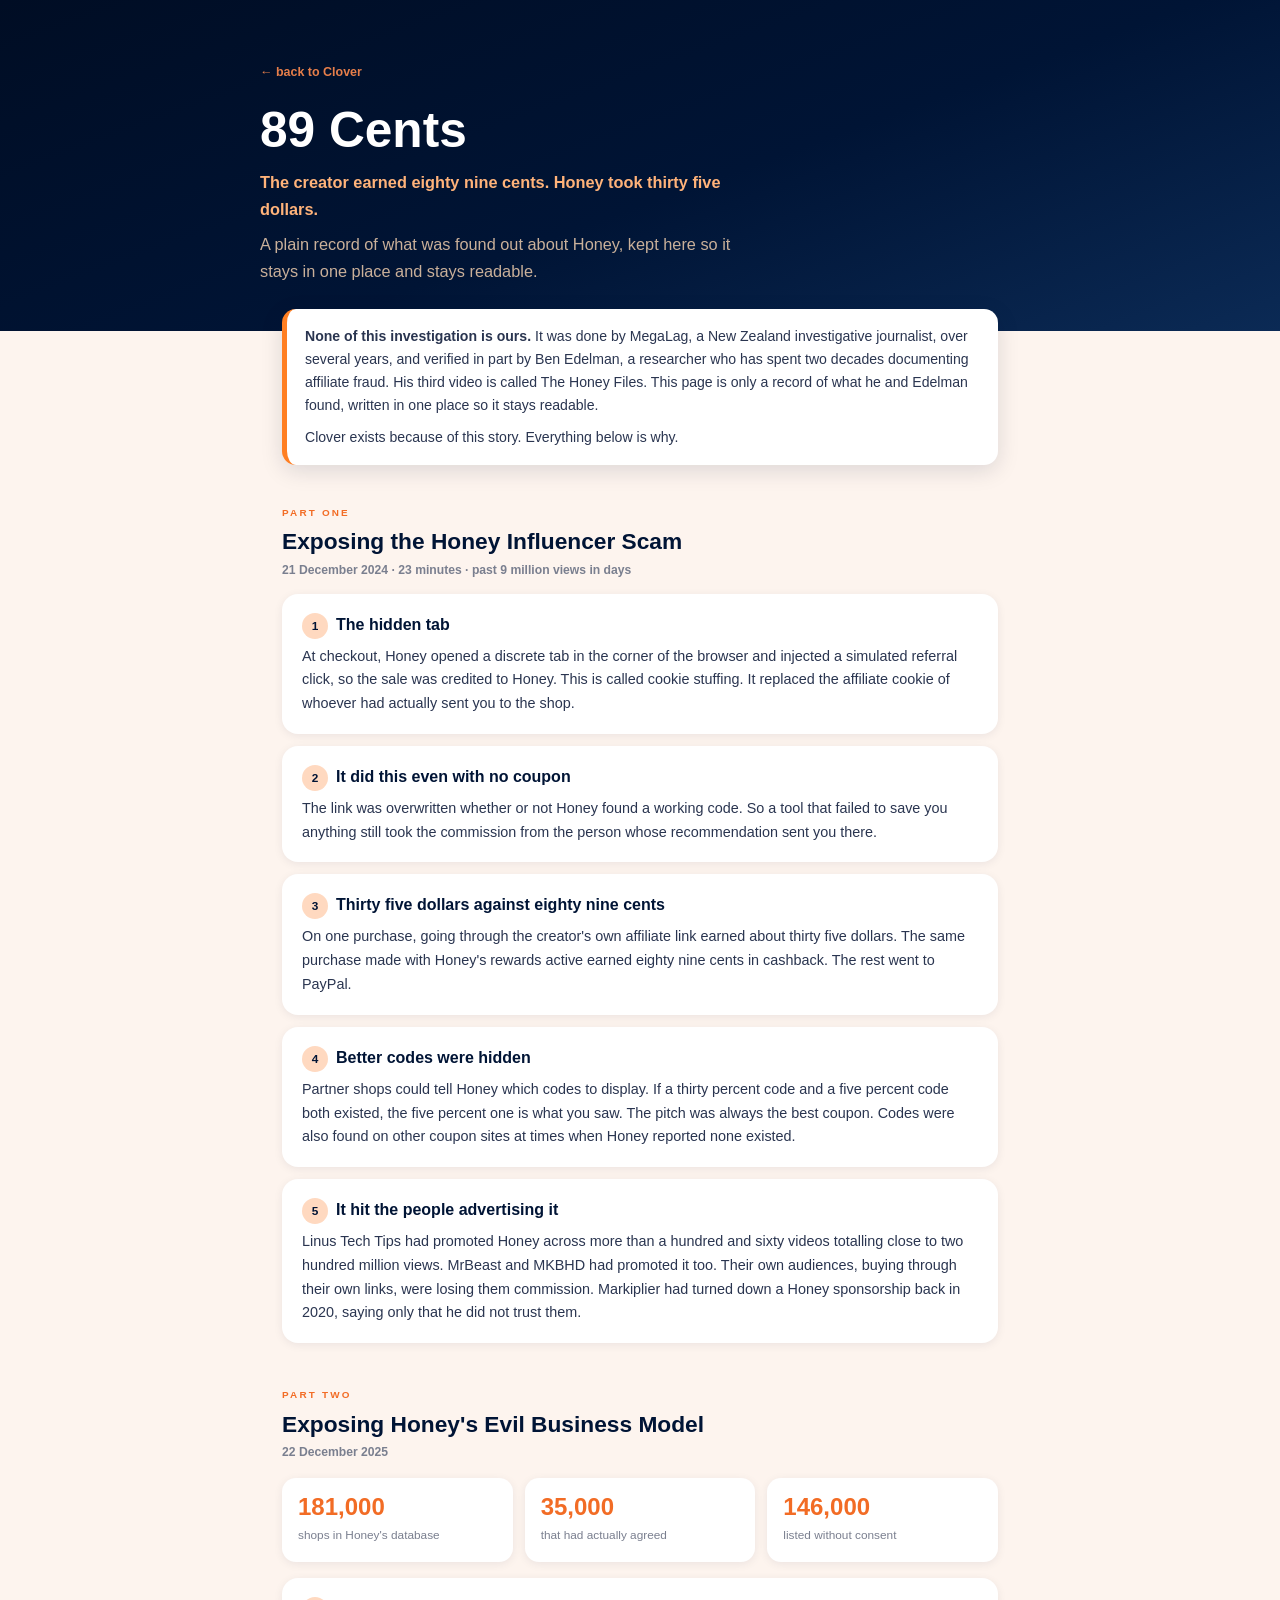
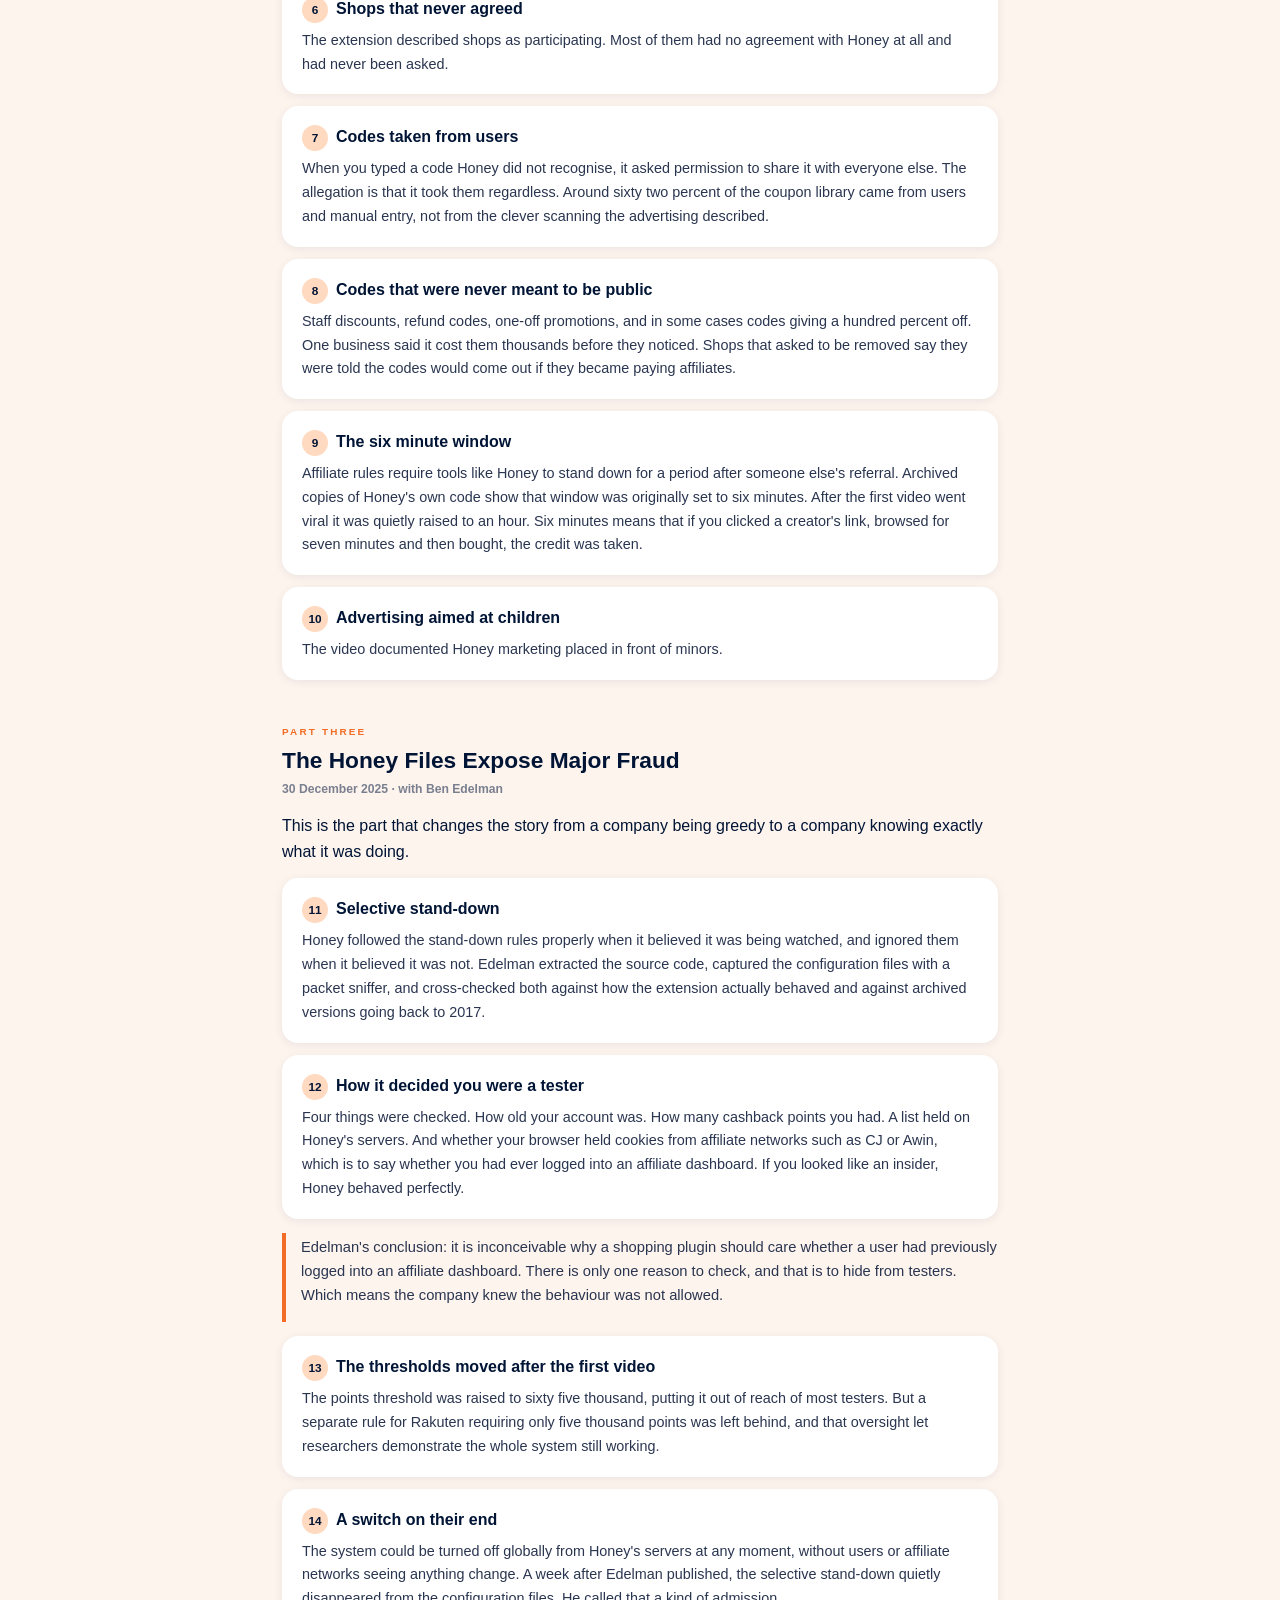
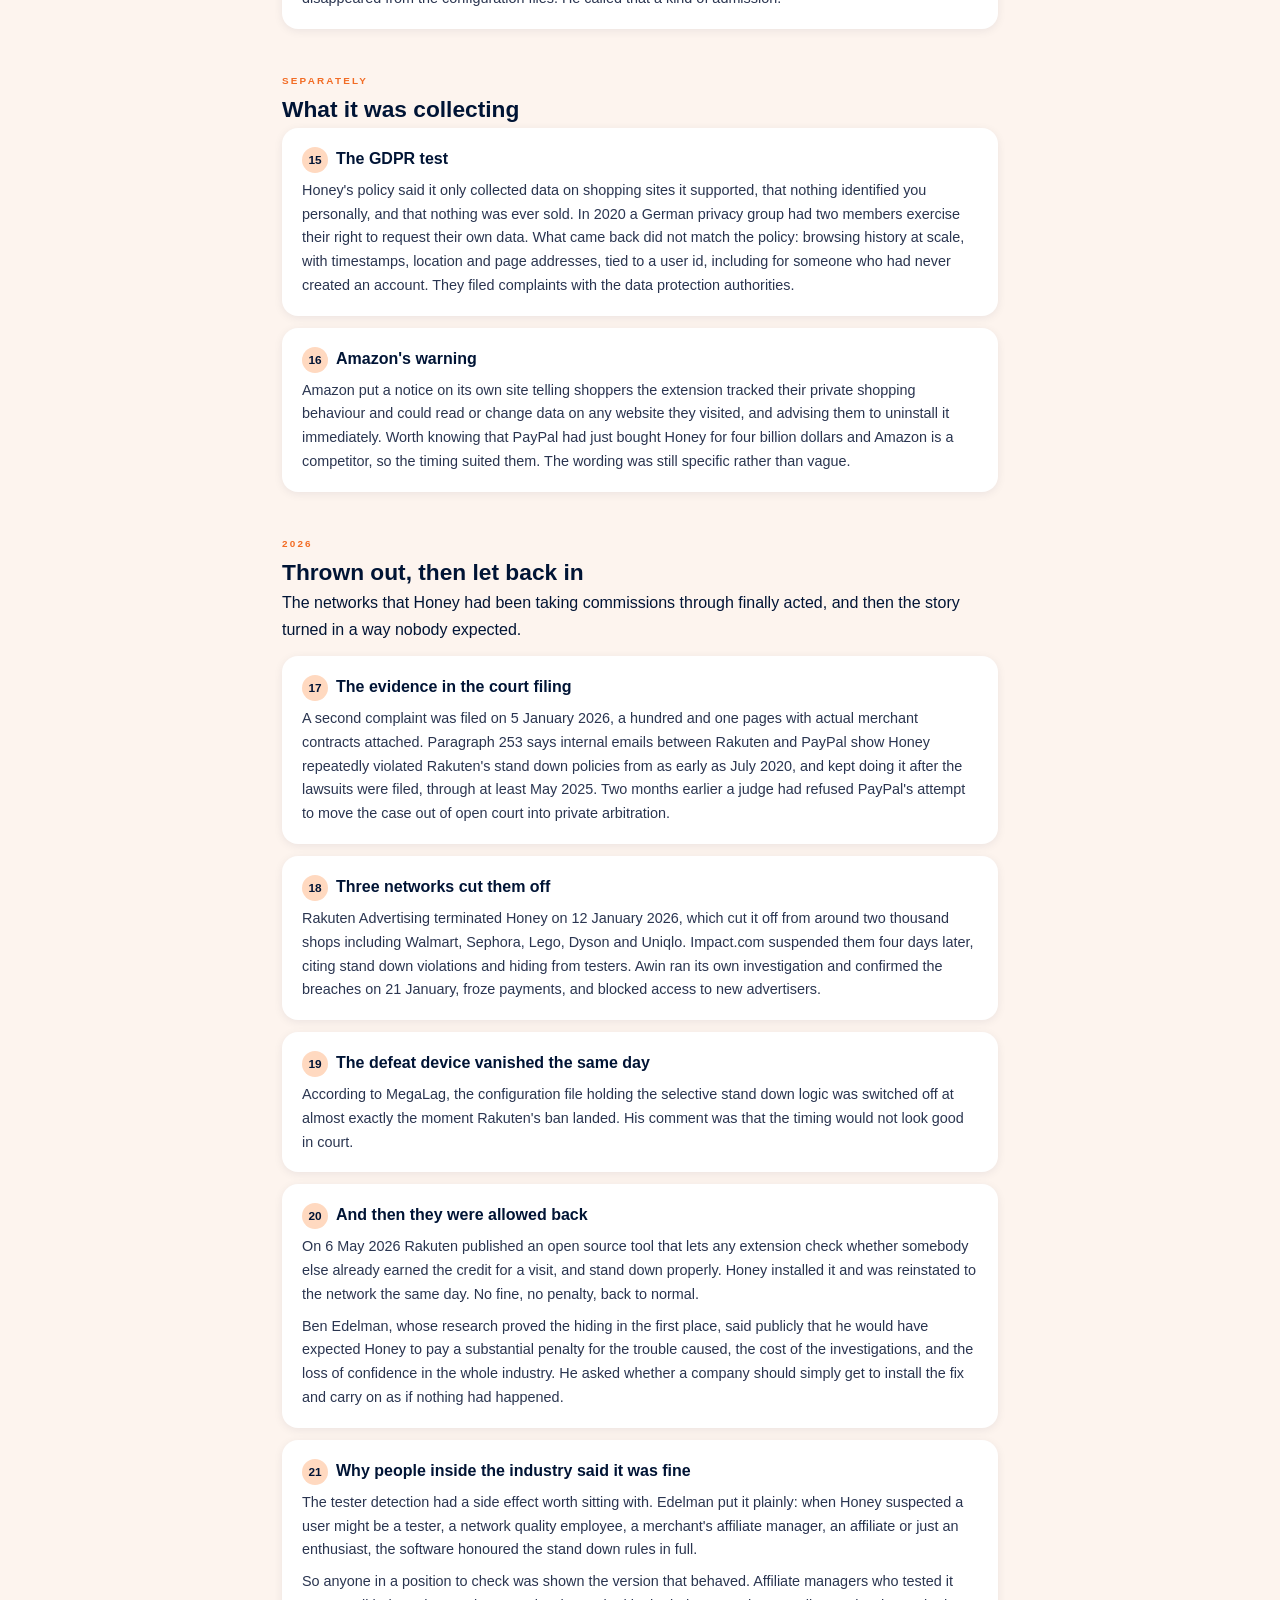
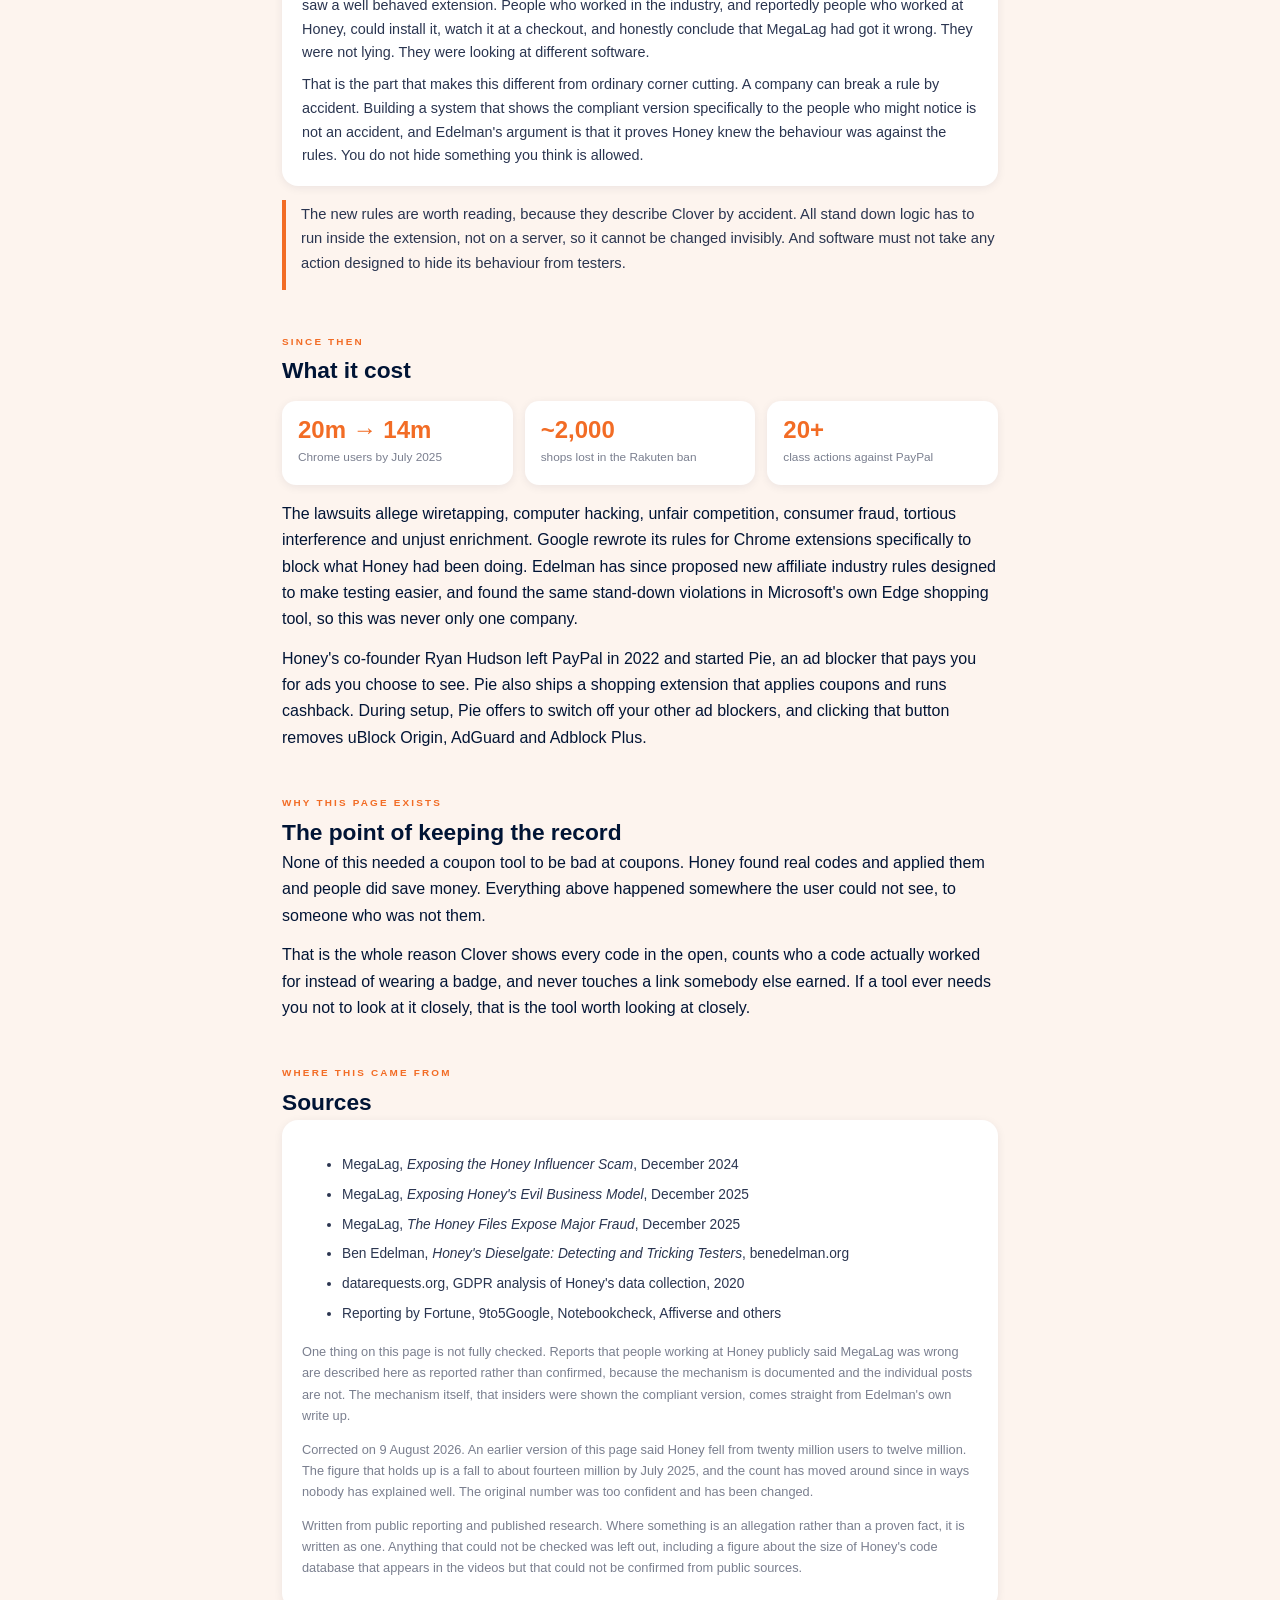
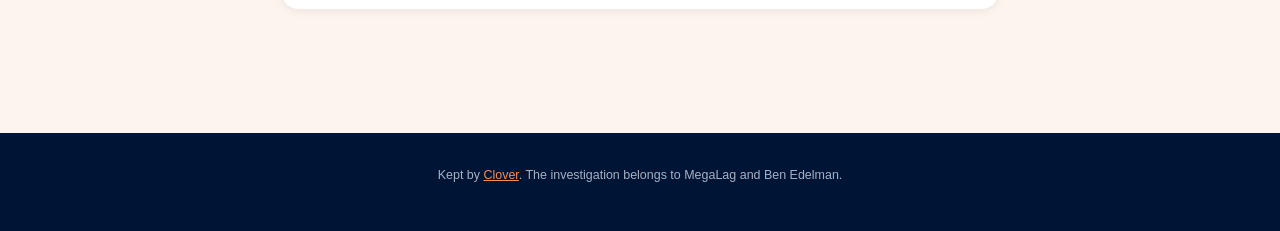
<file: 89-cents.html>
<!DOCTYPE html>
<html lang="en">
<head>
<meta charset="utf-8">
<meta name="viewport" content="width=device-width, initial-scale=1">
<title>89 Cents — what Honey did</title>
<style>
:root{
  /* Honey's own colours, taken from PayPal's published brand guide.
     Product orange F26C25, joyful orange FF8B4E, wordmark orange FF7F22,
     on PayPal slate 001435. The record of what they did, in their palette. */
  --pine:#001435; --pine-soft:#2a3550; --spring:#FF8B4E; --spring-deep:#F26C25;
  --spring-pale:#ffd9c0; --mist:#fdf4ee; --paper:#ffffff; --gold:#FF7F22;
  --muted:#7a7f8f; --line:#f2ddcd; --coral:#c0392b;
}
*{box-sizing:border-box}
body{
  margin:0; background:var(--mist); color:var(--pine);
  font-family:"Avenir Next","Century Gothic",Futura,"Trebuchet MS",sans-serif;
  font-size:16px; line-height:1.65; -webkit-font-smoothing:antialiased;
}
::selection{background:var(--spring)}
a{color:var(--spring-deep)}

.hero{
  background:linear-gradient(160deg,#000d24,var(--pine) 55%,#0b2a55);
  color:var(--spring-pale); padding:58px 22px 46px;
}
.hero-in{max-width:760px;margin:0 auto}
.back{
  display:inline-block; font-size:.78rem; font-weight:700; color:var(--spring);
  text-decoration:none; margin-bottom:20px; opacity:.9;
}
.back:hover{text-decoration:underline}
h1{font-size:clamp(2.1rem,6vw,3.1rem);line-height:1.1;margin:0 0 12px;color:#fff}
.sub{margin:0;color:#c9b09a;font-size:1.02rem;max-width:56ch}

.credit{
  max-width:760px;margin:-22px auto 0;padding:0 22px;
}
.credit-in{
  background:var(--paper);border-left:5px solid var(--gold);
  border-radius:14px;padding:16px 18px;
  box-shadow:0 6px 22px rgba(0,20,53,.13);
}
.credit-in p{margin:0;font-size:.88rem;color:var(--pine-soft)}
.credit-in p + p{margin-top:8px}

main{max-width:760px;margin:0 auto;padding:40px 22px 80px}
section{margin-bottom:44px}
.eyebrow{
  font-size:.62rem;font-weight:800;letter-spacing:.22em;text-transform:uppercase;
  color:var(--spring-deep);margin:0 0 6px;
}
h2{font-size:1.42rem;margin:0 0 4px;line-height:1.25}
.when{font-size:.76rem;font-weight:700;color:var(--muted);margin:0 0 14px}
p{margin:0 0 13px}
.card{
  background:var(--paper);border-radius:16px;padding:18px 20px;
  box-shadow:0 2px 10px rgba(0,20,53,.07);margin-bottom:12px;
}
.card h3{margin:0 0 6px;font-size:1rem}
.card p{margin:0;font-size:.9rem;color:var(--pine-soft)}
.card p + p{margin-top:8px}
.num{
  display:inline-block;min-width:26px;height:26px;line-height:26px;
  text-align:center;border-radius:50%;background:var(--spring-pale);
  color:var(--pine);font-size:.74rem;font-weight:800;margin-right:8px;
}
.quote{
  border-left:4px solid var(--spring-deep);padding:2px 0 2px 15px;
  margin:14px 0;font-size:.92rem;color:var(--pine-soft);
}
.figures{display:grid;grid-template-columns:repeat(auto-fit,minmax(150px,1fr));gap:12px;margin:16px 0}
.fig{background:var(--paper);border-radius:14px;padding:15px 16px;box-shadow:0 2px 10px rgba(0,20,53,.07)}
.fig b{display:block;font-size:1.5rem;color:var(--spring-deep);line-height:1.15}
.fig span{font-size:.74rem;color:var(--muted)}
.sources{background:var(--paper);border-radius:16px;padding:18px 20px;box-shadow:0 2px 10px rgba(0,20,53,.07)}
.sources li{font-size:.86rem;margin-bottom:7px;color:var(--pine-soft)}
.note{font-size:.8rem;color:var(--muted)}
footer{background:var(--pine);color:#a8b0c2;text-align:center;padding:32px 22px;font-size:.78rem}
footer a{color:var(--spring)}
@media(max-width:560px){
  .hero{padding:44px 16px 38px}
  main{padding:34px 16px 60px}
  .credit{padding:0 16px}
}

/* keep blocks whole when this becomes a pdf */
.card, .fig, .quote, .credit-in, .sources{
  page-break-inside:avoid; break-inside:avoid;
}
section{page-break-inside:auto}
h2, .eyebrow, .when{page-break-after:avoid; break-after:avoid}
.figures{page-break-inside:avoid; break-inside:avoid}
@media print{
  body{background:#fff}
  .hero{-webkit-print-color-adjust:exact; print-color-adjust:exact}
  .card,.fig,.credit-in,.sources{box-shadow:none;border:1px solid var(--line)}
  .back{display:none}
}

@media print{
  body{background:#fff}
  .card,.fig,.quote,.sources,.credit-in{page-break-inside:avoid;break-inside:avoid}
  section{page-break-inside:auto}
  h2,h3{page-break-after:avoid;break-after:avoid}
  .eyebrow{page-break-after:avoid}
  .hero{page-break-after:avoid}
  .figures{page-break-inside:avoid;break-inside:avoid}
  a{text-decoration:none}
}

/* printing: nothing should be cut in half */
@media print{
  body{background:#fff}
  .card, .fig, .quote, .credit-in, .sources{
    page-break-inside:avoid; break-inside:avoid;
  }
  .figures{page-break-inside:avoid; break-inside:avoid}
  section{page-break-inside:auto}
  .eyebrow, h2, .when{page-break-after:avoid; break-after:avoid}
  h2{page-break-before:auto}
  .hero{page-break-after:avoid}
  footer{page-break-before:avoid}
}
</style>
</head>
<body>

<div class="hero">
  <div class="hero-in">
    <a class="back" href="index.html">← back to Clover</a>
    <h1>89 Cents</h1>
    <p class="sub" style="color:#ffb37a;font-weight:700;margin-bottom:8px">The creator earned eighty nine cents. Honey took thirty five dollars.</p>
    <p class="sub">A plain record of what was found out about Honey, kept here so it stays in one place and stays readable.</p>
  </div>
</div>

<div class="credit">
  <div class="credit-in">
    <p><b>None of this investigation is ours.</b> It was done by MegaLag, a New Zealand investigative journalist, over several years, and verified in part by Ben Edelman, a researcher who has spent two decades documenting affiliate fraud. His third video is called The Honey Files. This page is only a record of what he and Edelman found, written in one place so it stays readable.</p>
    <p class="note">Clover exists because of this story. Everything below is why.</p>
  </div>
</div>

<main>

  <section>
    <p class="eyebrow">Part one</p>
    <h2>Exposing the Honey Influencer Scam</h2>
    <p class="when">21 December 2024 · 23 minutes · past 9 million views in days</p>

    <div class="card">
      <h3><span class="num">1</span>The hidden tab</h3>
      <p>At checkout, Honey opened a discrete tab in the corner of the browser and injected a simulated referral click, so the sale was credited to Honey. This is called cookie stuffing. It replaced the affiliate cookie of whoever had actually sent you to the shop.</p>
    </div>

    <div class="card">
      <h3><span class="num">2</span>It did this even with no coupon</h3>
      <p>The link was overwritten whether or not Honey found a working code. So a tool that failed to save you anything still took the commission from the person whose recommendation sent you there.</p>
    </div>

    <div class="card">
      <h3><span class="num">3</span>Thirty five dollars against eighty nine cents</h3>
      <p>On one purchase, going through the creator's own affiliate link earned about thirty five dollars. The same purchase made with Honey's rewards active earned eighty nine cents in cashback. The rest went to PayPal.</p>
    </div>

    <div class="card">
      <h3><span class="num">4</span>Better codes were hidden</h3>
      <p>Partner shops could tell Honey which codes to display. If a thirty percent code and a five percent code both existed, the five percent one is what you saw. The pitch was always the best coupon. Codes were also found on other coupon sites at times when Honey reported none existed.</p>
    </div>

    <div class="card">
      <h3><span class="num">5</span>It hit the people advertising it</h3>
      <p>Linus Tech Tips had promoted Honey across more than a hundred and sixty videos totalling close to two hundred million views. MrBeast and MKBHD had promoted it too. Their own audiences, buying through their own links, were losing them commission. Markiplier had turned down a Honey sponsorship back in 2020, saying only that he did not trust them.</p>
    </div>
  </section>

  <section>
    <p class="eyebrow">Part two</p>
    <h2>Exposing Honey's Evil Business Model</h2>
    <p class="when">22 December 2025</p>

    <div class="figures">
      <div class="fig"><b>181,000</b><span>shops in Honey's database</span></div>
      <div class="fig"><b>35,000</b><span>that had actually agreed</span></div>
      <div class="fig"><b>146,000</b><span>listed without consent</span></div>
    </div>

    <div class="card">
      <h3><span class="num">6</span>Shops that never agreed</h3>
      <p>The extension described shops as participating. Most of them had no agreement with Honey at all and had never been asked.</p>
    </div>

    <div class="card">
      <h3><span class="num">7</span>Codes taken from users</h3>
      <p>When you typed a code Honey did not recognise, it asked permission to share it with everyone else. The allegation is that it took them regardless. Around sixty two percent of the coupon library came from users and manual entry, not from the clever scanning the advertising described.</p>
    </div>

    <div class="card">
      <h3><span class="num">8</span>Codes that were never meant to be public</h3>
      <p>Staff discounts, refund codes, one-off promotions, and in some cases codes giving a hundred percent off. One business said it cost them thousands before they noticed. Shops that asked to be removed say they were told the codes would come out if they became paying affiliates.</p>
    </div>

    <div class="card">
      <h3><span class="num">9</span>The six minute window</h3>
      <p>Affiliate rules require tools like Honey to stand down for a period after someone else's referral. Archived copies of Honey's own code show that window was originally set to six minutes. After the first video went viral it was quietly raised to an hour. Six minutes means that if you clicked a creator's link, browsed for seven minutes and then bought, the credit was taken.</p>
    </div>

    <div class="card">
      <h3><span class="num">10</span>Advertising aimed at children</h3>
      <p>The video documented Honey marketing placed in front of minors.</p>
    </div>
  </section>

  <section>
    <p class="eyebrow">Part three</p>
    <h2>The Honey Files Expose Major Fraud</h2>
    <p class="when">30 December 2025 · with Ben Edelman</p>

    <p>This is the part that changes the story from a company being greedy to a company knowing exactly what it was doing.</p>

    <div class="card">
      <h3><span class="num">11</span>Selective stand-down</h3>
      <p>Honey followed the stand-down rules properly when it believed it was being watched, and ignored them when it believed it was not. Edelman extracted the source code, captured the configuration files with a packet sniffer, and cross-checked both against how the extension actually behaved and against archived versions going back to 2017.</p>
    </div>

    <div class="card">
      <h3><span class="num">12</span>How it decided you were a tester</h3>
      <p>Four things were checked. How old your account was. How many cashback points you had. A list held on Honey's servers. And whether your browser held cookies from affiliate networks such as CJ or Awin, which is to say whether you had ever logged into an affiliate dashboard. If you looked like an insider, Honey behaved perfectly.</p>
    </div>

    <div class="quote">
      <p>Edelman's conclusion: it is inconceivable why a shopping plugin should care whether a user had previously logged into an affiliate dashboard. There is only one reason to check, and that is to hide from testers. Which means the company knew the behaviour was not allowed.</p>
    </div>

    <div class="card">
      <h3><span class="num">13</span>The thresholds moved after the first video</h3>
      <p>The points threshold was raised to sixty five thousand, putting it out of reach of most testers. But a separate rule for Rakuten requiring only five thousand points was left behind, and that oversight let researchers demonstrate the whole system still working.</p>
    </div>

    <div class="card">
      <h3><span class="num">14</span>A switch on their end</h3>
      <p>The system could be turned off globally from Honey's servers at any moment, without users or affiliate networks seeing anything change. A week after Edelman published, the selective stand-down quietly disappeared from the configuration files. He called that a kind of admission.</p>
    </div>
  </section>

  <section>
    <p class="eyebrow">Separately</p>
    <h2>What it was collecting</h2>

    <div class="card">
      <h3><span class="num">15</span>The GDPR test</h3>
      <p>Honey's policy said it only collected data on shopping sites it supported, that nothing identified you personally, and that nothing was ever sold. In 2020 a German privacy group had two members exercise their right to request their own data. What came back did not match the policy: browsing history at scale, with timestamps, location and page addresses, tied to a user id, including for someone who had never created an account. They filed complaints with the data protection authorities.</p>
    </div>

    <div class="card">
      <h3><span class="num">16</span>Amazon's warning</h3>
      <p>Amazon put a notice on its own site telling shoppers the extension tracked their private shopping behaviour and could read or change data on any website they visited, and advising them to uninstall it immediately. Worth knowing that PayPal had just bought Honey for four billion dollars and Amazon is a competitor, so the timing suited them. The wording was still specific rather than vague.</p>
    </div>
  </section>

  <section>
    <p class="eyebrow">2026</p>
    <h2>Thrown out, then let back in</h2>

    <p>The networks that Honey had been taking commissions through finally acted, and then the story turned in a way nobody expected.</p>

    <div class="card">
      <h3><span class="num">17</span>The evidence in the court filing</h3>
      <p>A second complaint was filed on 5 January 2026, a hundred and one pages with actual merchant contracts attached. Paragraph 253 says internal emails between Rakuten and PayPal show Honey repeatedly violated Rakuten's stand down policies from as early as July 2020, and kept doing it after the lawsuits were filed, through at least May 2025. Two months earlier a judge had refused PayPal's attempt to move the case out of open court into private arbitration.</p>
    </div>

    <div class="card">
      <h3><span class="num">18</span>Three networks cut them off</h3>
      <p>Rakuten Advertising terminated Honey on 12 January 2026, which cut it off from around two thousand shops including Walmart, Sephora, Lego, Dyson and Uniqlo. Impact.com suspended them four days later, citing stand down violations and hiding from testers. Awin ran its own investigation and confirmed the breaches on 21 January, froze payments, and blocked access to new advertisers.</p>
    </div>

    <div class="card">
      <h3><span class="num">19</span>The defeat device vanished the same day</h3>
      <p>According to MegaLag, the configuration file holding the selective stand down logic was switched off at almost exactly the moment Rakuten's ban landed. His comment was that the timing would not look good in court.</p>
    </div>

    <div class="card">
      <h3><span class="num">20</span>And then they were allowed back</h3>
      <p>On 6 May 2026 Rakuten published an open source tool that lets any extension check whether somebody else already earned the credit for a visit, and stand down properly. Honey installed it and was reinstated to the network the same day. No fine, no penalty, back to normal.</p>
      <p>Ben Edelman, whose research proved the hiding in the first place, said publicly that he would have expected Honey to pay a substantial penalty for the trouble caused, the cost of the investigations, and the loss of confidence in the whole industry. He asked whether a company should simply get to install the fix and carry on as if nothing had happened.</p>
    </div>

    <div class="card">
      <h3><span class="num">21</span>Why people inside the industry said it was fine</h3>
      <p>The tester detection had a side effect worth sitting with. Edelman put it plainly: when Honey suspected a user might be a tester, a network quality employee, a merchant's affiliate manager, an affiliate or just an enthusiast, the software honoured the stand down rules in full.</p>
      <p>So anyone in a position to check was shown the version that behaved. Affiliate managers who tested it saw a well behaved extension. People who worked in the industry, and reportedly people who worked at Honey, could install it, watch it at a checkout, and honestly conclude that MegaLag had got it wrong. They were not lying. They were looking at different software.</p>
      <p>That is the part that makes this different from ordinary corner cutting. A company can break a rule by accident. Building a system that shows the compliant version specifically to the people who might notice is not an accident, and Edelman's argument is that it proves Honey knew the behaviour was against the rules. You do not hide something you think is allowed.</p>
    </div>

    <div class="quote">
      <p>The new rules are worth reading, because they describe Clover by accident. All stand down logic has to run inside the extension, not on a server, so it cannot be changed invisibly. And software must not take any action designed to hide its behaviour from testers.</p>
    </div>
  </section>

  <section>
    <p class="eyebrow">Since then</p>
    <h2>What it cost</h2>

    <div class="figures">
      <div class="fig"><b>20m → 14m</b><span>Chrome users by July 2025</span></div>
      <div class="fig"><b>~2,000</b><span>shops lost in the Rakuten ban</span></div>
      <div class="fig"><b>20+</b><span>class actions against PayPal</span></div>
    </div>

    <p>The lawsuits allege wiretapping, computer hacking, unfair competition, consumer fraud, tortious interference and unjust enrichment. Google rewrote its rules for Chrome extensions specifically to block what Honey had been doing. Edelman has since proposed new affiliate industry rules designed to make testing easier, and found the same stand-down violations in Microsoft's own Edge shopping tool, so this was never only one company.</p>

    <p>Honey's co-founder Ryan Hudson left PayPal in 2022 and started Pie, an ad blocker that pays you for ads you choose to see. Pie also ships a shopping extension that applies coupons and runs cashback. During setup, Pie offers to switch off your other ad blockers, and clicking that button removes uBlock Origin, AdGuard and Adblock Plus.</p>
  </section>

  <section>
    <p class="eyebrow">Why this page exists</p>
    <h2>The point of keeping the record</h2>
    <p>None of this needed a coupon tool to be bad at coupons. Honey found real codes and applied them and people did save money. Everything above happened somewhere the user could not see, to someone who was not them.</p>
    <p>That is the whole reason Clover shows every code in the open, counts who a code actually worked for instead of wearing a badge, and never touches a link somebody else earned. If a tool ever needs you not to look at it closely, that is the tool worth looking at closely.</p>
  </section>

  <section>
    <p class="eyebrow">Where this came from</p>
    <h2>Sources</h2>
    <div class="sources">
      <ul>
        <li>MegaLag, <i>Exposing the Honey Influencer Scam</i>, December 2024</li>
        <li>MegaLag, <i>Exposing Honey's Evil Business Model</i>, December 2025</li>
        <li>MegaLag, <i>The Honey Files Expose Major Fraud</i>, December 2025</li>
        <li>Ben Edelman, <i>Honey's Dieselgate: Detecting and Tricking Testers</i>, benedelman.org</li>
        <li>datarequests.org, GDPR analysis of Honey's data collection, 2020</li>
        <li>Reporting by Fortune, 9to5Google, Notebookcheck, Affiverse and others</li>
      </ul>
      <p class="note">One thing on this page is not fully checked. Reports that people working at Honey publicly said MegaLag was wrong are described here as reported rather than confirmed, because the mechanism is documented and the individual posts are not. The mechanism itself, that insiders were shown the compliant version, comes straight from Edelman's own write up.</p>
      <p class="note">Corrected on 9 August 2026. An earlier version of this page said Honey fell from twenty million users to twelve million. The figure that holds up is a fall to about fourteen million by July 2025, and the count has moved around since in ways nobody has explained well. The original number was too confident and has been changed.</p>
      <p class="note">Written from public reporting and published research. Where something is an allegation rather than a proven fact, it is written as one. Anything that could not be checked was left out, including a figure about the size of Honey's code database that appears in the videos but that could not be confirmed from public sources.</p>
    </div>
  </section>

</main>

<footer>
  <p>Kept by <a href="index.html">Clover</a>. The investigation belongs to MegaLag and Ben Edelman.</p>
</footer>

<!-- motion: the top of the page rises in, and each section's pieces rise in as you reach them.
     Nothing is hidden unless this script can also show it again, and people who ask their device
     for less motion get the plain page. -->
<style>
@keyframes cl-rise{from{opacity:0;transform:translateY(16px)}}
@media (prefers-reduced-motion:no-preference){
  body > :not(main):not(script):not(style){animation:cl-rise .6s cubic-bezier(.22,1,.36,1) backwards}
  body > :nth-child(2){animation-delay:.08s}
  html.motion main .rv{opacity:0;transform:translateY(20px)}
  html.motion main .rv.in{opacity:1;transform:none;
    transition:opacity .55s cubic-bezier(.22,.61,.36,1),transform .6s cubic-bezier(.22,1,.36,1);transition-delay:calc(var(--i,0) * 60ms)}
}
</style>
<script>
(function(){
  if(!("IntersectionObserver" in window) || (window.matchMedia && matchMedia("(prefers-reduced-motion: reduce)").matches)) return;
  var secs = [].slice.call(document.querySelectorAll("main > section"));
  if(!secs.length) return;
  secs.forEach(function(s){ [].slice.call(s.children).forEach(function(ch, i){ ch.classList.add("rv"); ch.style.setProperty("--i", Math.min(i, 6)); }); });
  document.documentElement.classList.add("motion");
  var fired = false;
  function show(s){
    var kids = [].slice.call(s.children);
    kids.forEach(function(ch){ ch.classList.add("in"); });
    setTimeout(function(){ kids.forEach(function(ch){ ch.classList.remove("rv", "in"); ch.style.removeProperty("--i"); }); }, 1600);
  }
  var io = new IntersectionObserver(function(es){ es.forEach(function(en){ fired = true; if(!en.isIntersecting) return; io.unobserve(en.target); show(en.target); }); }, { rootMargin:"0px 0px -8% 0px" });
  secs.forEach(function(s){ io.observe(s); });
  window.addEventListener("load", function(){ setTimeout(function(){ if(!fired) secs.forEach(show); }, 4000); });
})();
</script>
</body>
</html>
</file>
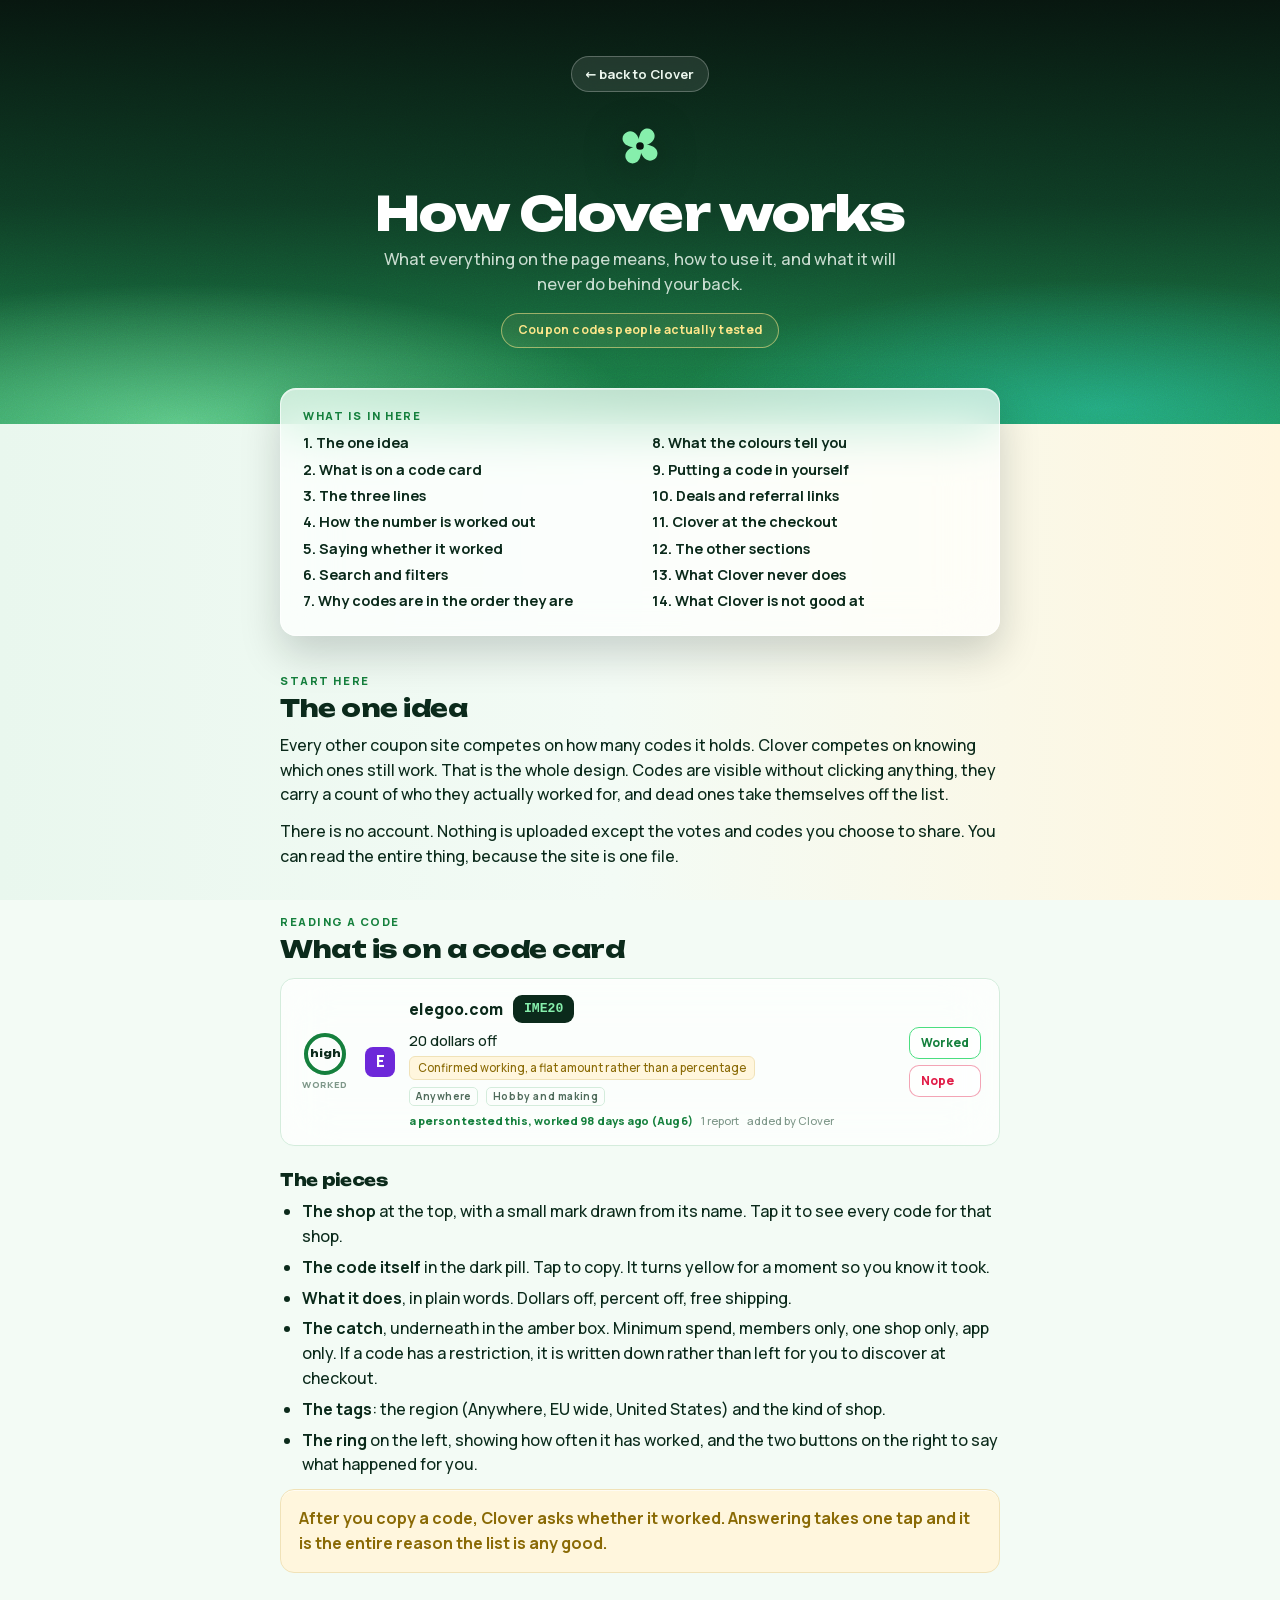
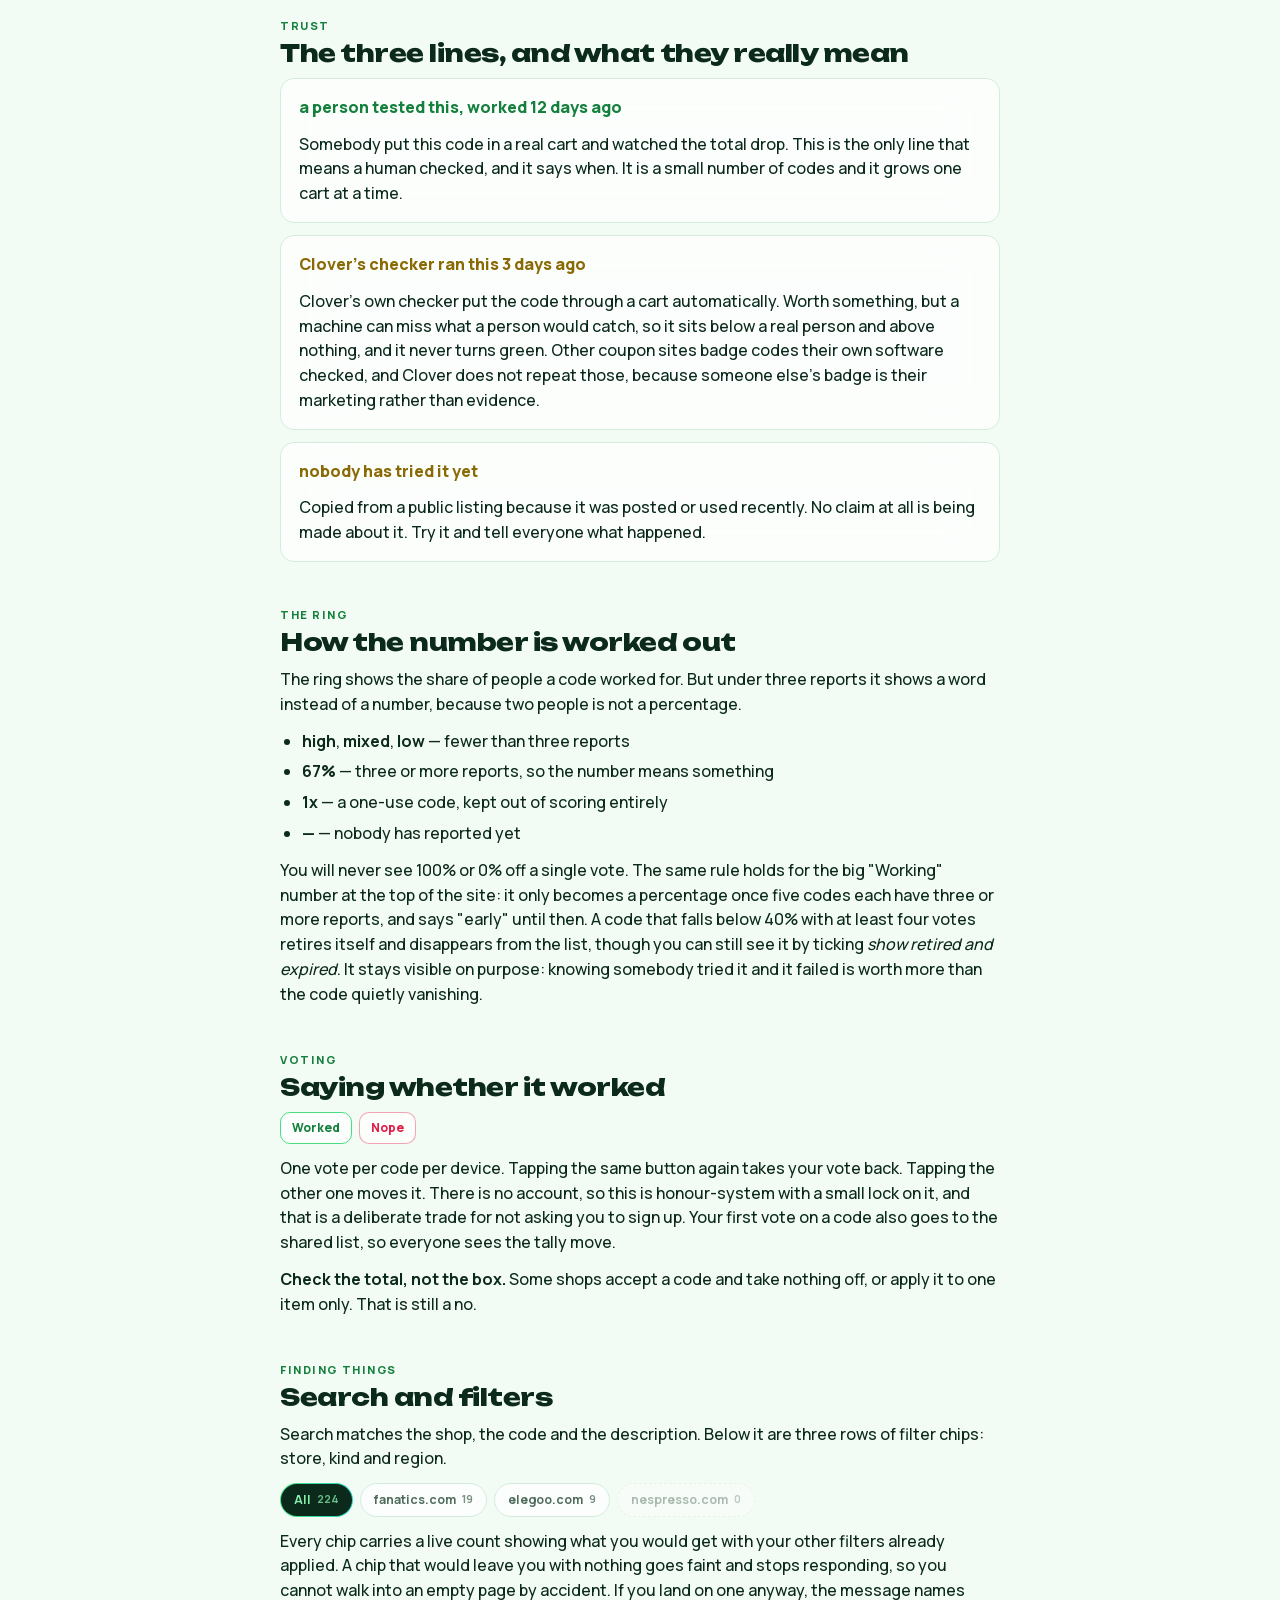
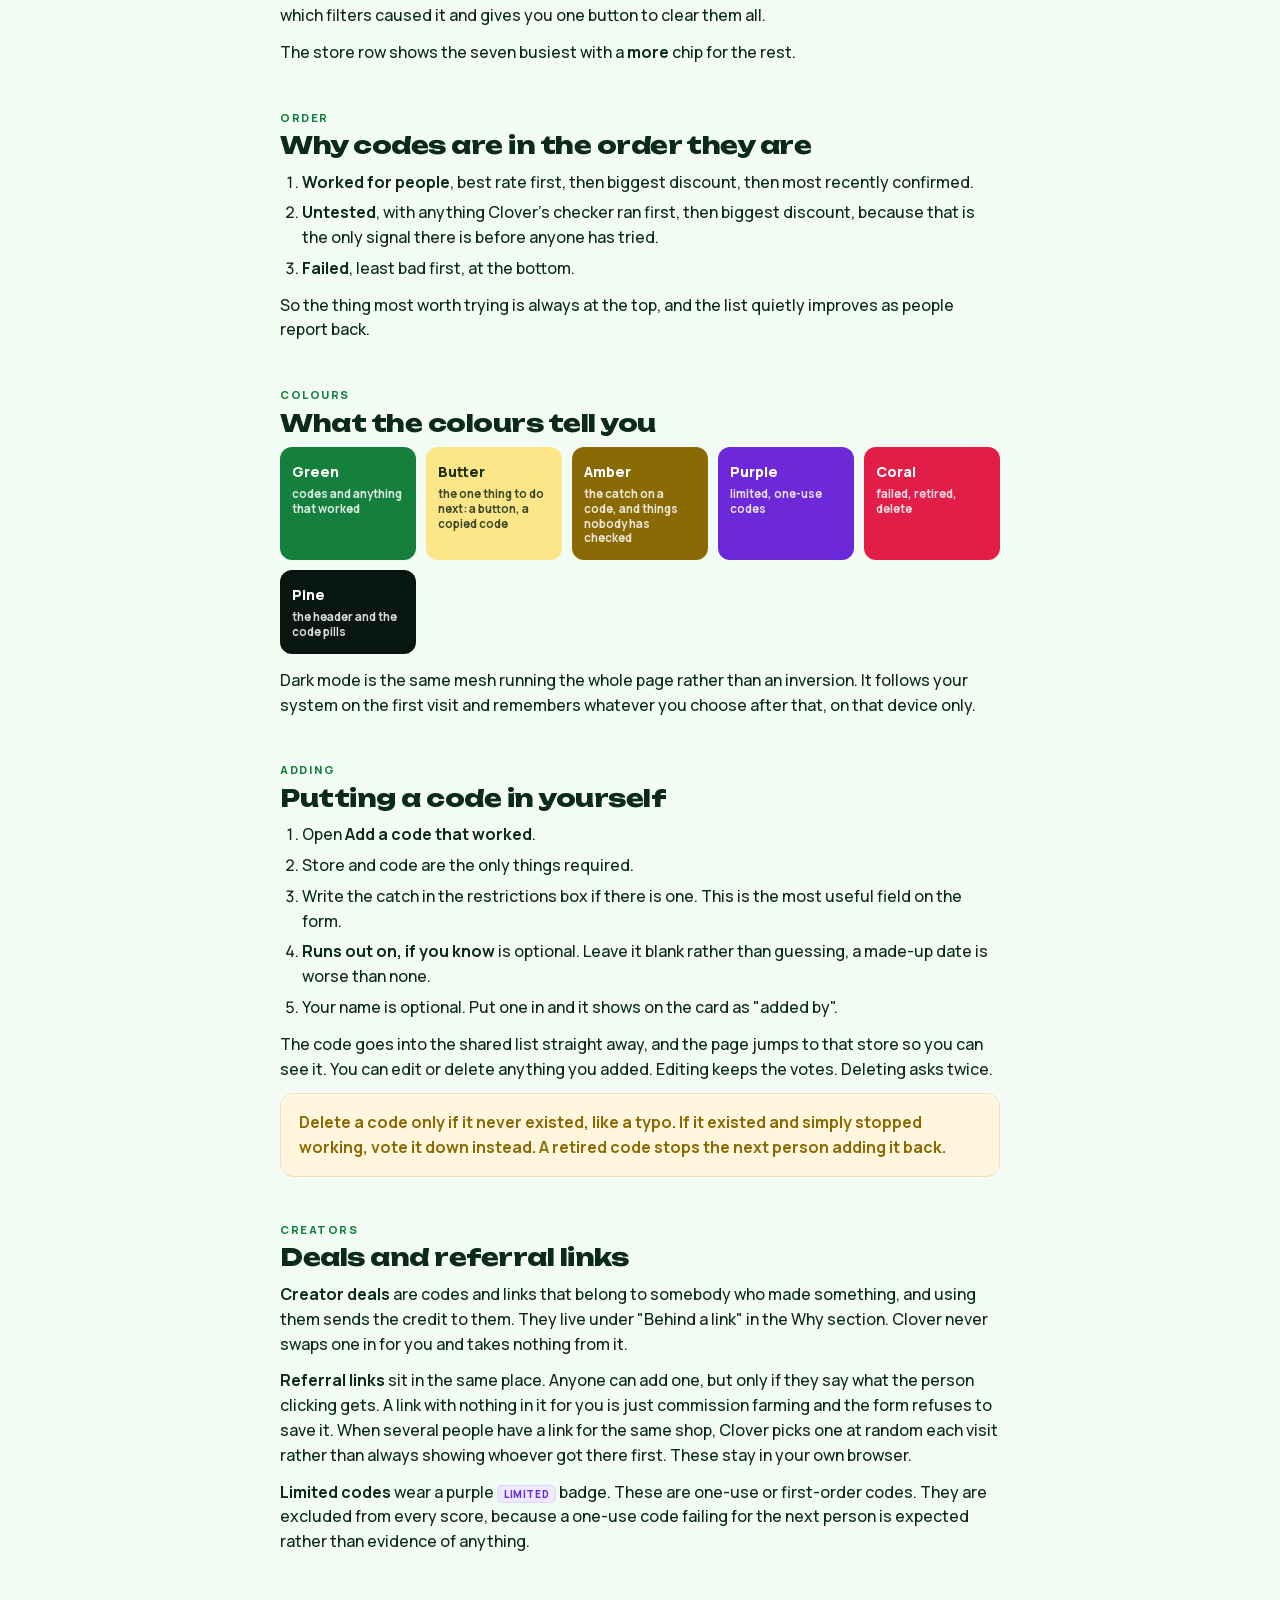
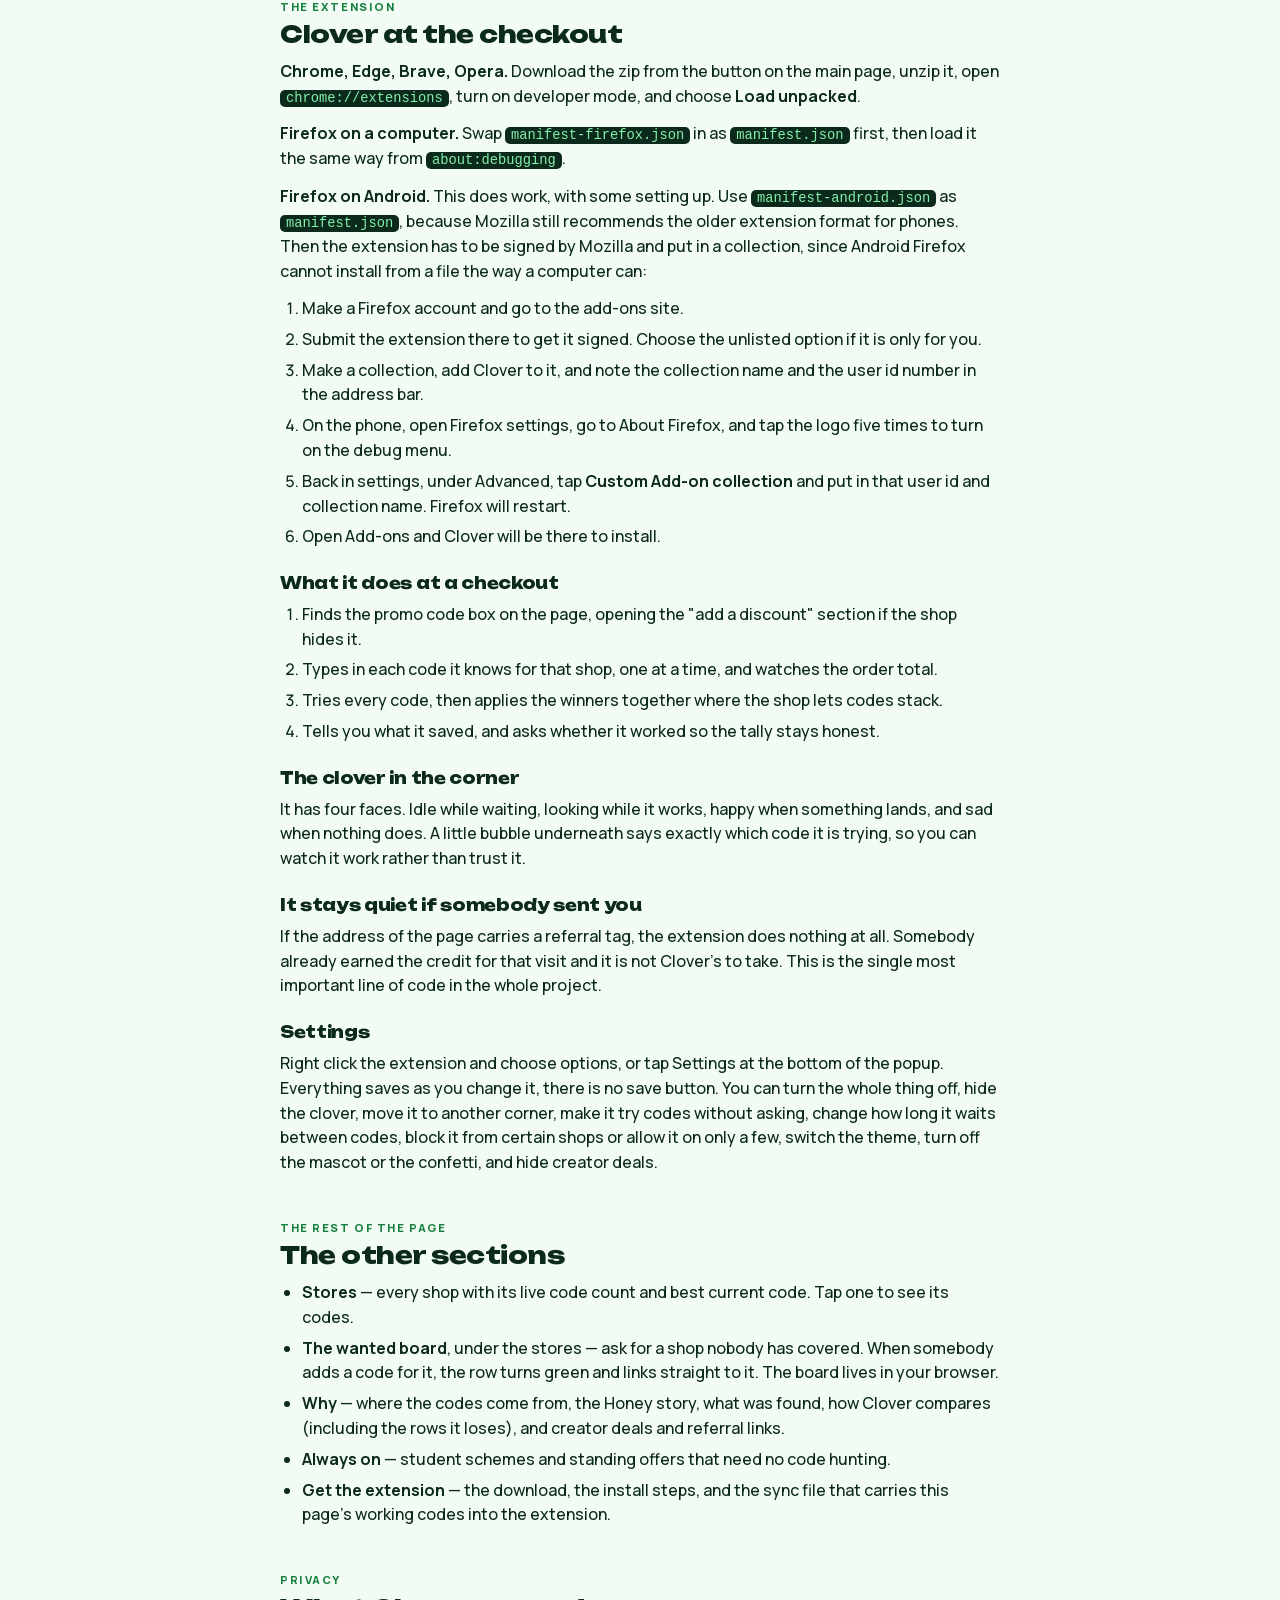
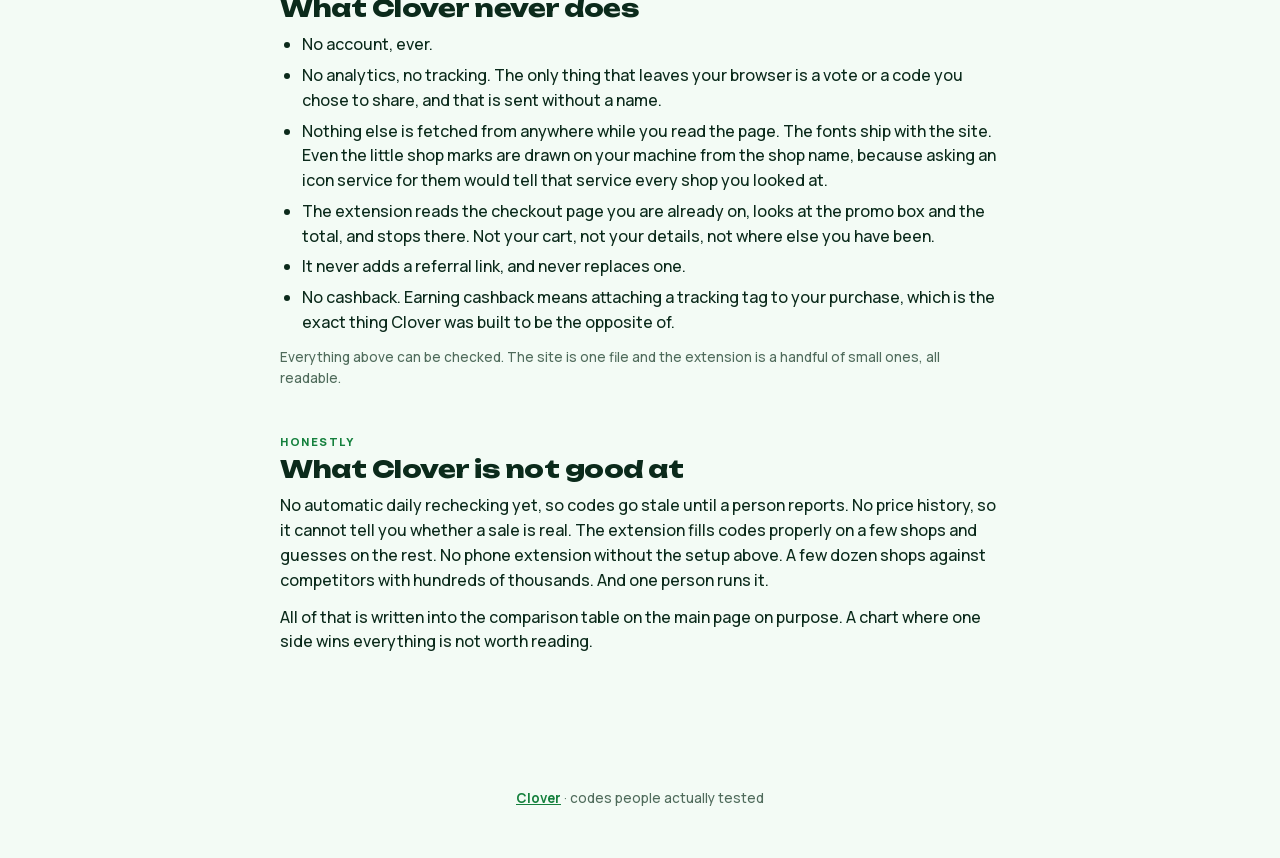
<file: clover-guide.html>
<!DOCTYPE html>
<html lang="en">
<head>
<meta charset="UTF-8">
<meta name="viewport" content="width=device-width, initial-scale=1.0">
<title>How Clover works</title>
<meta name="description" content="What everything on Clover means, how to use it, and what it will never do behind your back.">
<link rel="icon" href="data:image/svg+xml,%3Csvg xmlns='http://www.w3.org/2000/svg' viewBox='0 0 100 100'%3E%3Cg fill='%2386EFAC'%3E%3Cpath d='M50 50 C50 34 40 24 30 28 C20 32 20 46 32 50 C40 53 46 53 50 50Z'/%3E%3Cpath d='M50 50 C66 50 76 40 72 30 C68 20 54 20 50 32 C47 40 47 46 50 50Z'/%3E%3Cpath d='M50 50 C50 66 60 76 70 72 C80 68 80 54 68 50 C60 47 54 47 50 50Z'/%3E%3Cpath d='M50 50 C34 50 24 60 28 70 C32 80 46 80 50 68 C53 60 53 54 50 50Z'/%3E%3C/g%3E%3C/svg%3E">
<style>
/* The Clover guide, in the same look as the site: Clover's greens in the
   grammar of the Aurora look. Fonts ship in fonts/ (SIL Open Font License). */
@font-face{font-family:"Manrope";font-style:normal;font-weight:500;font-display:swap;src:url("fonts/Manrope-500.woff2") format("woff2")}
@font-face{font-family:"Manrope";font-style:normal;font-weight:700;font-display:swap;src:url("fonts/Manrope-700.woff2") format("woff2")}
@font-face{font-family:"Manrope";font-style:normal;font-weight:800;font-display:swap;src:url("fonts/Manrope-800.woff2") format("woff2")}
@font-face{font-family:"Unbounded";font-style:normal;font-weight:800;font-display:swap;src:url("fonts/Unbounded-800.woff2") format("woff2")}
:root{
  --ink:#0B2A1B; --ink-dim:#4F6B5B; --ink-faint:#7E9789;
  --bg:#F3FBF5; --panel:#FFFFFF; --line:#D4ECDC; --line-strong:#B9DEC7;
  --spring:#86EFAC; --spring-deep:#15803D; --pine:#0B2A1B;
  --butter:#FDE68A; --butter-ink:#1A2E12; --coral:#E11D48;
  --amber-ink:#8A6A05; --amber-soft:#FFF6DD; --amber-line:#F0E2B8;
  --lilac:#6D28D9; --lilac-soft:#EDE9FE; --lilac-line:#DDD6FE;
  --edge-a:#4ADE80; --edge-b:#2DD4BF;
  --frost:rgba(255,255,255,.72); --frost-blur:26px; --glass-line:rgba(255,255,255,.65);
  --mesh-top:#07160F; --mesh-mid:#0E3B24; --mesh-bottom:#1D8A4E;
  --font:"Manrope","Avenir Next","Segoe UI",system-ui,sans-serif;
  --display:"Unbounded","Avenir Next",system-ui,sans-serif;
  --mono:"SF Mono",Menlo,Consolas,monospace;
}
@media (prefers-color-scheme:dark){
  :root{
    --ink:#ECF7EE; --ink-dim:#A3C3B1; --ink-faint:#7EA38F;
    --bg:#07160F; --panel:#0F2117; --line:rgba(134,239,172,.2); --line-strong:rgba(134,239,172,.38);
    --spring-deep:#86EFAC; --pine:#07160F; --coral:#FDA4AF;
    --amber-ink:#FDE68A; --amber-soft:rgba(253,230,138,.12); --amber-line:rgba(253,230,138,.3);
    --lilac:#C4B5FD; --lilac-soft:rgba(109,40,217,.25); --lilac-line:rgba(196,181,253,.3);
    --frost:rgba(9,26,18,.55); --glass-line:rgba(134,239,172,.22);
  }
}
*{box-sizing:border-box}
html{background:var(--bg);scroll-behavior:smooth}
body{margin:0;color:var(--ink);font-family:var(--font);font-weight:500;line-height:1.55;background:linear-gradient(90deg,#E9F7EE 0%,#F3FBF5 48%,#FFF6DF 100%) fixed}
@media (prefers-color-scheme:dark){
  body{background:
    radial-gradient(60% 55% at 14% 92%, rgba(134,239,172,.55) 0%, rgba(134,239,172,0) 60%),
    radial-gradient(55% 50% at 86% 88%, rgba(45,212,191,.42) 0%, rgba(45,212,191,0) 60%),
    linear-gradient(180deg, var(--mesh-top) 0%, var(--mesh-mid) 42%, var(--mesh-bottom) 100%) fixed}
}
a{color:var(--spring-deep);font-weight:700}
h1,h2,h3{font-family:var(--display);letter-spacing:-.02em;font-weight:800}
h2{font-size:1.5rem;margin:0 0 10px;line-height:1.15}
h3{font-size:1rem;margin:22px 0 6px}
p{margin:0 0 12px}
ul,ol{margin:0 0 12px;padding-left:22px}
li{margin-bottom:6px}
code{font-family:var(--mono);font-size:.86em;background:var(--pine);color:var(--spring);padding:1px 6px;border-radius:5px}
.eyebrow{font-size:.7rem;font-weight:800;letter-spacing:.14em;text-transform:uppercase;color:var(--spring-deep);margin:0 0 6px}

/* the mesh hero */
.hero{position:relative;overflow:hidden;color:#ECF7EE;padding:56px 20px 64px;text-align:center;
  background:
    radial-gradient(60% 55% at 14% 100%, rgba(134,239,172,.6) 0%, rgba(134,239,172,0) 60%),
    radial-gradient(55% 50% at 86% 96%, rgba(45,212,191,.45) 0%, rgba(45,212,191,0) 60%),
    linear-gradient(180deg, var(--mesh-top) 0%, var(--mesh-mid) 48%, var(--mesh-bottom) 100%)}
.hero::after{content:"";position:absolute;inset:0;pointer-events:none;opacity:.16;mix-blend-mode:overlay;
  background-image:url("data:image/svg+xml,%3Csvg xmlns='http://www.w3.org/2000/svg' width='220' height='220'%3E%3Cfilter id='g'%3E%3CfeTurbulence type='fractalNoise' baseFrequency='.9' numOctaves='2' stitchTiles='stitch'/%3E%3C/filter%3E%3Crect width='100%25' height='100%25' filter='url(%23g)'/%3E%3C/svg%3E")}
.hero-in{position:relative;z-index:1;max-width:720px;margin:0 auto}
.back{display:inline-flex;align-items:center;gap:6px;margin-bottom:22px;padding:7px 14px;border-radius:999px;color:#ECF7EE;text-decoration:none;font-size:.82rem;
  background:rgba(255,255,255,.1);border:1px solid rgba(255,255,255,.25);-webkit-backdrop-filter:blur(12px);backdrop-filter:blur(12px)}
.back:hover{background:rgba(255,255,255,.18)}
.mark{width:64px;height:64px;display:block;margin:0 auto 10px;filter:drop-shadow(0 8px 20px rgba(0,0,0,.25))}
.hero h1{margin:0 0 8px;font-size:clamp(1.9rem,6vw,3rem);color:#fff;line-height:1.05}
.hero .sub{margin:0 auto;max-width:520px;color:rgba(236,247,238,.84);font-size:1.02rem}
.stamp{display:inline-block;margin-top:16px;padding:7px 16px;border-radius:999px;font-size:.76rem;font-weight:700;letter-spacing:.03em;color:var(--butter);border:1px solid rgba(253,230,138,.55);background:rgba(253,230,138,.08)}

/* layout */
.wrap{max-width:760px;margin:0 auto;padding:0 20px 60px}
.toc{position:relative;z-index:2;margin:-36px auto 36px;padding:18px 22px;border-radius:16px;background:var(--frost);border:1px solid var(--glass-line);
  -webkit-backdrop-filter:blur(var(--frost-blur)) saturate(1.5);backdrop-filter:blur(var(--frost-blur)) saturate(1.5);box-shadow:0 18px 40px rgba(7,22,15,.18),inset 0 1px 0 rgba(255,255,255,.5)}
.toc-title{margin:0 0 8px;font-size:.7rem;font-weight:800;letter-spacing:.14em;text-transform:uppercase;color:var(--spring-deep)}
.toc ol{margin:0;padding-left:0;list-style:none;columns:2;column-gap:24px;font-size:.9rem}
.toc li{break-inside:avoid;margin-bottom:4px}
.toc a{text-decoration:none;color:var(--ink);font-weight:600}
.toc a:hover{color:var(--spring-deep)}
section{margin-bottom:44px;scroll-margin-top:20px}
.card,.tip,.demo{background:var(--frost);border:1px solid var(--line);border-radius:14px;padding:16px 18px;margin:0 0 12px;
  -webkit-backdrop-filter:blur(var(--frost-blur)) saturate(1.4);backdrop-filter:blur(var(--frost-blur)) saturate(1.4);box-shadow:inset 0 1px 0 var(--glass-line)}
.card p:last-child,.tip p:last-child{margin-bottom:0}
.tip{border-color:var(--amber-line);background:var(--amber-soft)}
.tip p{color:var(--amber-ink);font-weight:700}
.note{font-size:.84rem;color:var(--ink-dim)}

/* the demo card: the same card as the site */
.demo.codecard{display:flex;align-items:center;gap:14px;margin:14px 0 18px}
.score{flex-shrink:0;width:52px;text-align:center}
.score small{display:block;font-size:.58rem;letter-spacing:.08em;text-transform:uppercase;font-weight:800;color:var(--ink-faint);margin-top:2px}
.ring{position:relative;width:44px;height:44px;margin:0 auto}
.ring svg{display:block;transform:rotate(-90deg)}
.ring .track{stroke:var(--line-strong)}
.ring .fill{stroke:var(--spring-deep)}
.ring .num{position:absolute;inset:0;display:grid;place-items:center;font-family:var(--display);font-weight:800;font-size:.72rem}
.favicon-demo{width:30px;height:30px;border-radius:8px;flex-shrink:0;display:grid;place-items:center;background:#6D28D9;color:#fff;font-weight:800;font-size:.95rem}
.code-main{flex:1;min-width:0}
.code-top{display:flex;align-items:center;gap:10px;flex-wrap:wrap;margin-bottom:4px}
.code-store{font-weight:800;font-size:.98rem}
.flag{border:1px solid var(--line);border-radius:5px;padding:1px 6px;font-size:.62rem;letter-spacing:.06em;font-weight:700;color:var(--ink-dim)}
.pill{display:inline-block;font-family:var(--mono);font-size:.82rem;font-weight:600;padding:4px 11px;border-radius:9px;background:var(--pine);color:var(--spring)}
.code-note{margin:6px 0 0;font-size:.92rem}
.limits{display:inline-block;margin-top:4px;font-size:.72rem;padding:2px 8px;border-radius:6px;color:var(--amber-ink);background:var(--amber-soft);border:1px solid var(--amber-line)}
.code-meta{display:flex;flex-wrap:wrap;gap:6px 8px;margin-top:7px;font-size:.7rem;color:var(--ink-faint)}
.proof{color:var(--spring-deep);font-weight:800}
.untested{color:var(--amber-ink);font-weight:800}
.botcheck{color:var(--amber-ink);font-weight:800}
.oneuse{font-size:.62rem;font-weight:800;letter-spacing:.06em;text-transform:uppercase;padding:1px 6px;border-radius:5px;color:var(--lilac);background:var(--lilac-soft);border:1px solid var(--lilac-line)}
.votes{display:flex;flex-direction:column;gap:6px;flex-shrink:0}
.vote{padding:6px 11px;border-radius:10px;font-size:.74rem;font-weight:800;white-space:nowrap;border:1px solid var(--line);background:var(--frost);color:var(--ink-dim)}
.vote.up{border-color:var(--edge-a);color:var(--spring-deep)}
.vote.down{border-color:rgba(225,29,72,.4);color:var(--coral)}
.rowdemo{display:flex;gap:7px;flex-wrap:wrap;align-items:center;margin:0 0 12px}
.chip{display:inline-flex;align-items:center;gap:6px;padding:6px 13px;border-radius:999px;border:1.5px solid var(--line);background:var(--frost);color:var(--ink-dim);font-size:.78rem;font-weight:700}
.chip b{font-size:.68rem;opacity:.75}
.chip.on{color:var(--spring);border-color:transparent;background:linear-gradient(var(--pine),var(--pine)) padding-box,linear-gradient(90deg,var(--edge-a),var(--edge-b)) border-box}
.chip.off{opacity:.45;border-style:dashed}
.swatches{display:grid;grid-template-columns:repeat(auto-fit,minmax(130px,1fr));gap:10px;margin:0 0 14px}
.sw{padding:14px 12px;border-radius:12px;color:#fff;font-weight:800;font-size:.9rem}
.sw span{display:block;font-weight:600;font-size:.72rem;opacity:.85;margin-top:3px;line-height:1.3}
footer{text-align:center;padding:30px 20px 40px;font-size:.84rem;color:var(--ink-dim)}
@media (max-width:600px){
  .toc ol{columns:1}
  .demo.codecard{flex-wrap:wrap}
  .votes{flex-direction:row;width:100%;justify-content:flex-end}
}
</style>
</head>
<body>

<div class="hero">
  <div class="hero-in">
    <a class="back" href="index.html">← back to Clover</a>
    <svg class="mark" viewBox="0 0 100 100" aria-hidden="true">
      <g fill="#86EFAC">
        <path d="M50 50 C50 34 40 24 30 28 C20 32 20 46 32 50 C40 53 46 53 50 50Z"/>
        <path d="M50 50 C66 50 76 40 72 30 C68 20 54 20 50 32 C47 40 47 46 50 50Z"/>
        <path d="M50 50 C50 66 60 76 70 72 C80 68 80 54 68 50 C60 47 54 47 50 50Z"/>
        <path d="M50 50 C34 50 24 60 28 70 C32 80 46 80 50 68 C53 60 53 54 50 50Z"/>
      </g>
      <circle cx="50" cy="50" r="6" fill="#07160F"/>
    </svg>
    <h1>How Clover works</h1>
    <p class="sub">What everything on the page means, how to use it, and what it will never do behind your back.</p>
    <p class="stamp">Coupon codes people actually tested</p>
  </div>
</div>

<div class="wrap">

<nav class="toc">
  <p class="toc-title">What is in here</p>
  <ol>
    <li><a href="#idea">1. The one idea</a></li>
    <li><a href="#card">2. What is on a code card</a></li>
    <li><a href="#badges">3. The three lines</a></li>
    <li><a href="#number">4. How the number is worked out</a></li>
    <li><a href="#voting">5. Saying whether it worked</a></li>
    <li><a href="#filters">6. Search and filters</a></li>
    <li><a href="#order">7. Why codes are in the order they are</a></li>
    <li><a href="#colours">8. What the colours tell you</a></li>
    <li><a href="#adding">9. Putting a code in yourself</a></li>
    <li><a href="#creators">10. Deals and referral links</a></li>
    <li><a href="#extension">11. Clover at the checkout</a></li>
    <li><a href="#rest">12. The other sections</a></li>
    <li><a href="#never">13. What Clover never does</a></li>
    <li><a href="#honest">14. What Clover is not good at</a></li>
  </ol>
</nav>

<main>

  <section id="idea">
    <p class="eyebrow">Start here</p>
    <h2>The one idea</h2>
    <p>Every other coupon site competes on how many codes it holds. Clover competes on knowing which ones still work. That is the whole design. Codes are visible without clicking anything, they carry a count of who they actually worked for, and dead ones take themselves off the list.</p>
    <p>There is no account. Nothing is uploaded except the votes and codes you choose to share. You can read the entire thing, because the site is one file.</p>
  </section>

  <section id="card">
    <p class="eyebrow">Reading a code</p>
    <h2>What is on a code card</h2>
    <div class="demo codecard">
      <div class="score">
        <div class="ring">
          <svg width="44" height="44" viewBox="0 0 44 44">
            <circle class="track" cx="22" cy="22" r="19" fill="none" stroke-width="4"/>
            <circle class="fill" cx="22" cy="22" r="19" fill="none" stroke-width="4" stroke-dasharray="119.4" stroke-dashoffset="0"/>
          </svg>
          <div class="num" style="font-size:.62rem">high</div>
        </div>
        <small>worked</small>
      </div>
      <span class="favicon-demo">E</span>
      <div class="code-main">
        <div class="code-top">
          <b class="code-store">elegoo.com</b>
          <span class="pill">IME20</span>
        </div>
        <p class="code-note">20 dollars off</p>
        <div class="limits">Confirmed working, a flat amount rather than a percentage</div>
        <div class="code-meta">
          <span class="flag">Anywhere</span>
          <span class="flag">Hobby and making</span>
          <span class="proof">a person tested this, worked 98 days ago (Aug 6)</span>
          <span>1 report</span>
          <span>added by Clover</span>
        </div>
      </div>
      <div class="votes">
        <span class="vote up">Worked</span>
        <span class="vote down">Nope</span>
      </div>
    </div>
    <h3>The pieces</h3>
    <ul>
      <li><b>The shop</b> at the top, with a small mark drawn from its name. Tap it to see every code for that shop.</li>
      <li><b>The code itself</b> in the dark pill. Tap to copy. It turns yellow for a moment so you know it took.</li>
      <li><b>What it does</b>, in plain words. Dollars off, percent off, free shipping.</li>
      <li><b>The catch</b>, underneath in the amber box. Minimum spend, members only, one shop only, app only. If a code has a restriction, it is written down rather than left for you to discover at checkout.</li>
      <li><b>The tags</b>: the region (Anywhere, EU wide, United States) and the kind of shop.</li>
      <li><b>The ring</b> on the left, showing how often it has worked, and the two buttons on the right to say what happened for you.</li>
    </ul>
    <div class="tip"><p>After you copy a code, Clover asks whether it worked. Answering takes one tap and it is the entire reason the list is any good.</p></div>
  </section>

  <section id="badges">
    <p class="eyebrow">Trust</p>
    <h2>The three lines, and what they really mean</h2>
    <div class="card">
      <p><span class="proof">a person tested this, worked 12 days ago</span></p>
      <p style="margin-top:10px">Somebody put this code in a real cart and watched the total drop. This is the only line that means a human checked, and it says when. It is a small number of codes and it grows one cart at a time.</p>
    </div>
    <div class="card">
      <p><span class="botcheck">Clover's checker ran this 3 days ago</span></p>
      <p style="margin-top:10px">Clover's own checker put the code through a cart automatically. Worth something, but a machine can miss what a person would catch, so it sits below a real person and above nothing, and it never turns green. Other coupon sites badge codes their own software checked, and Clover does not repeat those, because someone else's badge is their marketing rather than evidence.</p>
    </div>
    <div class="card">
      <p><span class="untested">nobody has tried it yet</span></p>
      <p style="margin-top:10px">Copied from a public listing because it was posted or used recently. No claim at all is being made about it. Try it and tell everyone what happened.</p>
    </div>
  </section>

  <section id="number">
    <p class="eyebrow">The ring</p>
    <h2>How the number is worked out</h2>
    <p>The ring shows the share of people a code worked for. But under three reports it shows a word instead of a number, because two people is not a percentage.</p>
    <ul>
      <li><b>high</b>, <b>mixed</b>, <b>low</b> — fewer than three reports</li>
      <li><b>67%</b> — three or more reports, so the number means something</li>
      <li><b>1x</b> — a one-use code, kept out of scoring entirely</li>
      <li><b>—</b> — nobody has reported yet</li>
    </ul>
    <p>You will never see 100% or 0% off a single vote. The same rule holds for the big "Working" number at the top of the site: it only becomes a percentage once five codes each have three or more reports, and says "early" until then. A code that falls below 40% with at least four votes retires itself and disappears from the list, though you can still see it by ticking <i>show retired and expired</i>. It stays visible on purpose: knowing somebody tried it and it failed is worth more than the code quietly vanishing.</p>
  </section>

  <section id="voting">
    <p class="eyebrow">Voting</p>
    <h2>Saying whether it worked</h2>
    <div class="rowdemo"><span class="vote up">Worked</span><span class="vote down">Nope</span></div>
    <p>One vote per code per device. Tapping the same button again takes your vote back. Tapping the other one moves it. There is no account, so this is honour-system with a small lock on it, and that is a deliberate trade for not asking you to sign up. Your first vote on a code also goes to the shared list, so everyone sees the tally move.</p>
    <p><b>Check the total, not the box.</b> Some shops accept a code and take nothing off, or apply it to one item only. That is still a no.</p>
  </section>

  <section id="filters">
    <p class="eyebrow">Finding things</p>
    <h2>Search and filters</h2>
    <p>Search matches the shop, the code and the description. Below it are three rows of filter chips: store, kind and region.</p>
    <div class="rowdemo">
      <span class="chip on">All <b>224</b></span>
      <span class="chip">fanatics.com <b>19</b></span>
      <span class="chip">elegoo.com <b>9</b></span>
      <span class="chip off">nespresso.com <b>0</b></span>
    </div>
    <p>Every chip carries a live count showing what you would get with your other filters already applied. A chip that would leave you with nothing goes faint and stops responding, so you cannot walk into an empty page by accident. If you land on one anyway, the message names which filters caused it and gives you one button to clear them all.</p>
    <p>The store row shows the seven busiest with a <b>more</b> chip for the rest.</p>
  </section>

  <section id="order">
    <p class="eyebrow">Order</p>
    <h2>Why codes are in the order they are</h2>
    <ol>
      <li><b>Worked for people</b>, best rate first, then biggest discount, then most recently confirmed.</li>
      <li><b>Untested</b>, with anything Clover's checker ran first, then biggest discount, because that is the only signal there is before anyone has tried.</li>
      <li><b>Failed</b>, least bad first, at the bottom.</li>
    </ol>
    <p>So the thing most worth trying is always at the top, and the list quietly improves as people report back.</p>
  </section>

  <section id="colours">
    <p class="eyebrow">Colours</p>
    <h2>What the colours tell you</h2>
    <div class="swatches">
      <div class="sw" style="background:#15803D">Green<span>codes and anything that worked</span></div>
      <div class="sw" style="background:#FDE68A;color:#1A2E12">Butter<span>the one thing to do next: a button, a copied code</span></div>
      <div class="sw" style="background:#8A6A05">Amber<span>the catch on a code, and things nobody has checked</span></div>
      <div class="sw" style="background:#6D28D9">Purple<span>limited, one-use codes</span></div>
      <div class="sw" style="background:#E11D48">Coral<span>failed, retired, delete</span></div>
      <div class="sw" style="background:#07160F">Pine<span>the header and the code pills</span></div>
    </div>
    <p>Dark mode is the same mesh running the whole page rather than an inversion. It follows your system on the first visit and remembers whatever you choose after that, on that device only.</p>
  </section>

  <section id="adding">
    <p class="eyebrow">Adding</p>
    <h2>Putting a code in yourself</h2>
    <ol>
      <li>Open <b>Add a code that worked</b>.</li>
      <li>Store and code are the only things required.</li>
      <li>Write the catch in the restrictions box if there is one. This is the most useful field on the form.</li>
      <li><b>Runs out on, if you know</b> is optional. Leave it blank rather than guessing, a made-up date is worse than none.</li>
      <li>Your name is optional. Put one in and it shows on the card as "added by".</li>
    </ol>
    <p>The code goes into the shared list straight away, and the page jumps to that store so you can see it. You can edit or delete anything you added. Editing keeps the votes. Deleting asks twice.</p>
    <div class="tip"><p>Delete a code only if it never existed, like a typo. If it existed and simply stopped working, vote it down instead. A retired code stops the next person adding it back.</p></div>
  </section>

  <section id="creators">
    <p class="eyebrow">Creators</p>
    <h2>Deals and referral links</h2>
    <p><b>Creator deals</b> are codes and links that belong to somebody who made something, and using them sends the credit to them. They live under "Behind a link" in the Why section. Clover never swaps one in for you and takes nothing from it.</p>
    <p><b>Referral links</b> sit in the same place. Anyone can add one, but only if they say what the person clicking gets. A link with nothing in it for you is just commission farming and the form refuses to save it. When several people have a link for the same shop, Clover picks one at random each visit rather than always showing whoever got there first. These stay in your own browser.</p>
    <p><b>Limited codes</b> wear a purple <span class="oneuse">limited</span> badge. These are one-use or first-order codes. They are excluded from every score, because a one-use code failing for the next person is expected rather than evidence of anything.</p>
  </section>

  <section id="extension">
    <p class="eyebrow">The extension</p>
    <h2>Clover at the checkout</h2>
    <p><b>Chrome, Edge, Brave, Opera.</b> Download the zip from the button on the main page, unzip it, open <code>chrome://extensions</code>, turn on developer mode, and choose <b>Load unpacked</b>.</p>
    <p><b>Firefox on a computer.</b> Swap <code>manifest-firefox.json</code> in as <code>manifest.json</code> first, then load it the same way from <code>about:debugging</code>.</p>
    <p><b>Firefox on Android.</b> This does work, with some setting up. Use <code>manifest-android.json</code> as <code>manifest.json</code>, because Mozilla still recommends the older extension format for phones. Then the extension has to be signed by Mozilla and put in a collection, since Android Firefox cannot install from a file the way a computer can:</p>
    <ol>
      <li>Make a Firefox account and go to the add-ons site.</li>
      <li>Submit the extension there to get it signed. Choose the unlisted option if it is only for you.</li>
      <li>Make a collection, add Clover to it, and note the collection name and the user id number in the address bar.</li>
      <li>On the phone, open Firefox settings, go to About Firefox, and tap the logo five times to turn on the debug menu.</li>
      <li>Back in settings, under Advanced, tap <b>Custom Add-on collection</b> and put in that user id and collection name. Firefox will restart.</li>
      <li>Open Add-ons and Clover will be there to install.</li>
    </ol>
    <h3>What it does at a checkout</h3>
    <ol>
      <li>Finds the promo code box on the page, opening the "add a discount" section if the shop hides it.</li>
      <li>Types in each code it knows for that shop, one at a time, and watches the order total.</li>
      <li>Tries every code, then applies the winners together where the shop lets codes stack.</li>
      <li>Tells you what it saved, and asks whether it worked so the tally stays honest.</li>
    </ol>
    <h3>The clover in the corner</h3>
    <p>It has four faces. Idle while waiting, looking while it works, happy when something lands, and sad when nothing does. A little bubble underneath says exactly which code it is trying, so you can watch it work rather than trust it.</p>
    <h3>It stays quiet if somebody sent you</h3>
    <p>If the address of the page carries a referral tag, the extension does nothing at all. Somebody already earned the credit for that visit and it is not Clover's to take. This is the single most important line of code in the whole project.</p>
    <h3>Settings</h3>
    <p>Right click the extension and choose options, or tap Settings at the bottom of the popup. Everything saves as you change it, there is no save button. You can turn the whole thing off, hide the clover, move it to another corner, make it try codes without asking, change how long it waits between codes, block it from certain shops or allow it on only a few, switch the theme, turn off the mascot or the confetti, and hide creator deals.</p>
  </section>

  <section id="rest">
    <p class="eyebrow">The rest of the page</p>
    <h2>The other sections</h2>
    <ul>
      <li><b>Stores</b> — every shop with its live code count and best current code. Tap one to see its codes.</li>
      <li><b>The wanted board</b>, under the stores — ask for a shop nobody has covered. When somebody adds a code for it, the row turns green and links straight to it. The board lives in your browser.</li>
      <li><b>Why</b> — where the codes come from, the Honey story, what was found, how Clover compares (including the rows it loses), and creator deals and referral links.</li>
      <li><b>Always on</b> — student schemes and standing offers that need no code hunting.</li>
      <li><b>Get the extension</b> — the download, the install steps, and the sync file that carries this page's working codes into the extension.</li>
    </ul>
  </section>

  <section id="never">
    <p class="eyebrow">Privacy</p>
    <h2>What Clover never does</h2>
    <ul>
      <li>No account, ever.</li>
      <li>No analytics, no tracking. The only thing that leaves your browser is a vote or a code you chose to share, and that is sent without a name.</li>
      <li>Nothing else is fetched from anywhere while you read the page. The fonts ship with the site. Even the little shop marks are drawn on your machine from the shop name, because asking an icon service for them would tell that service every shop you looked at.</li>
      <li>The extension reads the checkout page you are already on, looks at the promo box and the total, and stops there. Not your cart, not your details, not where else you have been.</li>
      <li>It never adds a referral link, and never replaces one.</li>
      <li>No cashback. Earning cashback means attaching a tracking tag to your purchase, which is the exact thing Clover was built to be the opposite of.</li>
    </ul>
    <p class="note">Everything above can be checked. The site is one file and the extension is a handful of small ones, all readable.</p>
  </section>

  <section id="honest">
    <p class="eyebrow">Honestly</p>
    <h2>What Clover is not good at</h2>
    <p>No automatic daily rechecking yet, so codes go stale until a person reports. No price history, so it cannot tell you whether a sale is real. The extension fills codes properly on a few shops and guesses on the rest. No phone extension without the setup above. A few dozen shops against competitors with hundreds of thousands. And one person runs it.</p>
    <p>All of that is written into the comparison table on the main page on purpose. A chart where one side wins everything is not worth reading.</p>
  </section>

</main>
</div>

<footer>
  <p><a href="index.html">Clover</a> · codes people actually tested</p>
</footer>

<!-- motion: the top of the page rises in, and each section's pieces rise in as you reach them.
     Nothing is hidden unless this script can also show it again, and people who ask their device
     for less motion get the plain page. -->
<style>
@keyframes cl-rise{from{opacity:0;transform:translateY(16px)}}
@media (prefers-reduced-motion:no-preference){
  body > :not(main):not(script):not(style){animation:cl-rise .6s cubic-bezier(.22,1,.36,1) backwards}
  body > :nth-child(2){animation-delay:.08s}
  html.motion main .rv{opacity:0;transform:translateY(20px)}
  html.motion main .rv.in{opacity:1;transform:none;
    transition:opacity .55s cubic-bezier(.22,.61,.36,1),transform .6s cubic-bezier(.22,1,.36,1);transition-delay:calc(var(--i,0) * 60ms)}
}
</style>
<script>
(function(){
  if(!("IntersectionObserver" in window) || (window.matchMedia && matchMedia("(prefers-reduced-motion: reduce)").matches)) return;
  var secs = [].slice.call(document.querySelectorAll("main > section"));
  if(!secs.length) return;
  secs.forEach(function(s){ [].slice.call(s.children).forEach(function(ch, i){ ch.classList.add("rv"); ch.style.setProperty("--i", Math.min(i, 6)); }); });
  document.documentElement.classList.add("motion");
  var fired = false;
  function show(s){
    var kids = [].slice.call(s.children);
    kids.forEach(function(ch){ ch.classList.add("in"); });
    setTimeout(function(){ kids.forEach(function(ch){ ch.classList.remove("rv", "in"); ch.style.removeProperty("--i"); }); }, 1600);
  }
  var io = new IntersectionObserver(function(es){ es.forEach(function(en){ fired = true; if(!en.isIntersecting) return; io.unobserve(en.target); show(en.target); }); }, { rootMargin:"0px 0px -8% 0px" });
  secs.forEach(function(s){ io.observe(s); });
  window.addEventListener("load", function(){ setTimeout(function(){ if(!fired) secs.forEach(show); }, 4000); });
})();
</script>
</body>
</html>
</file>
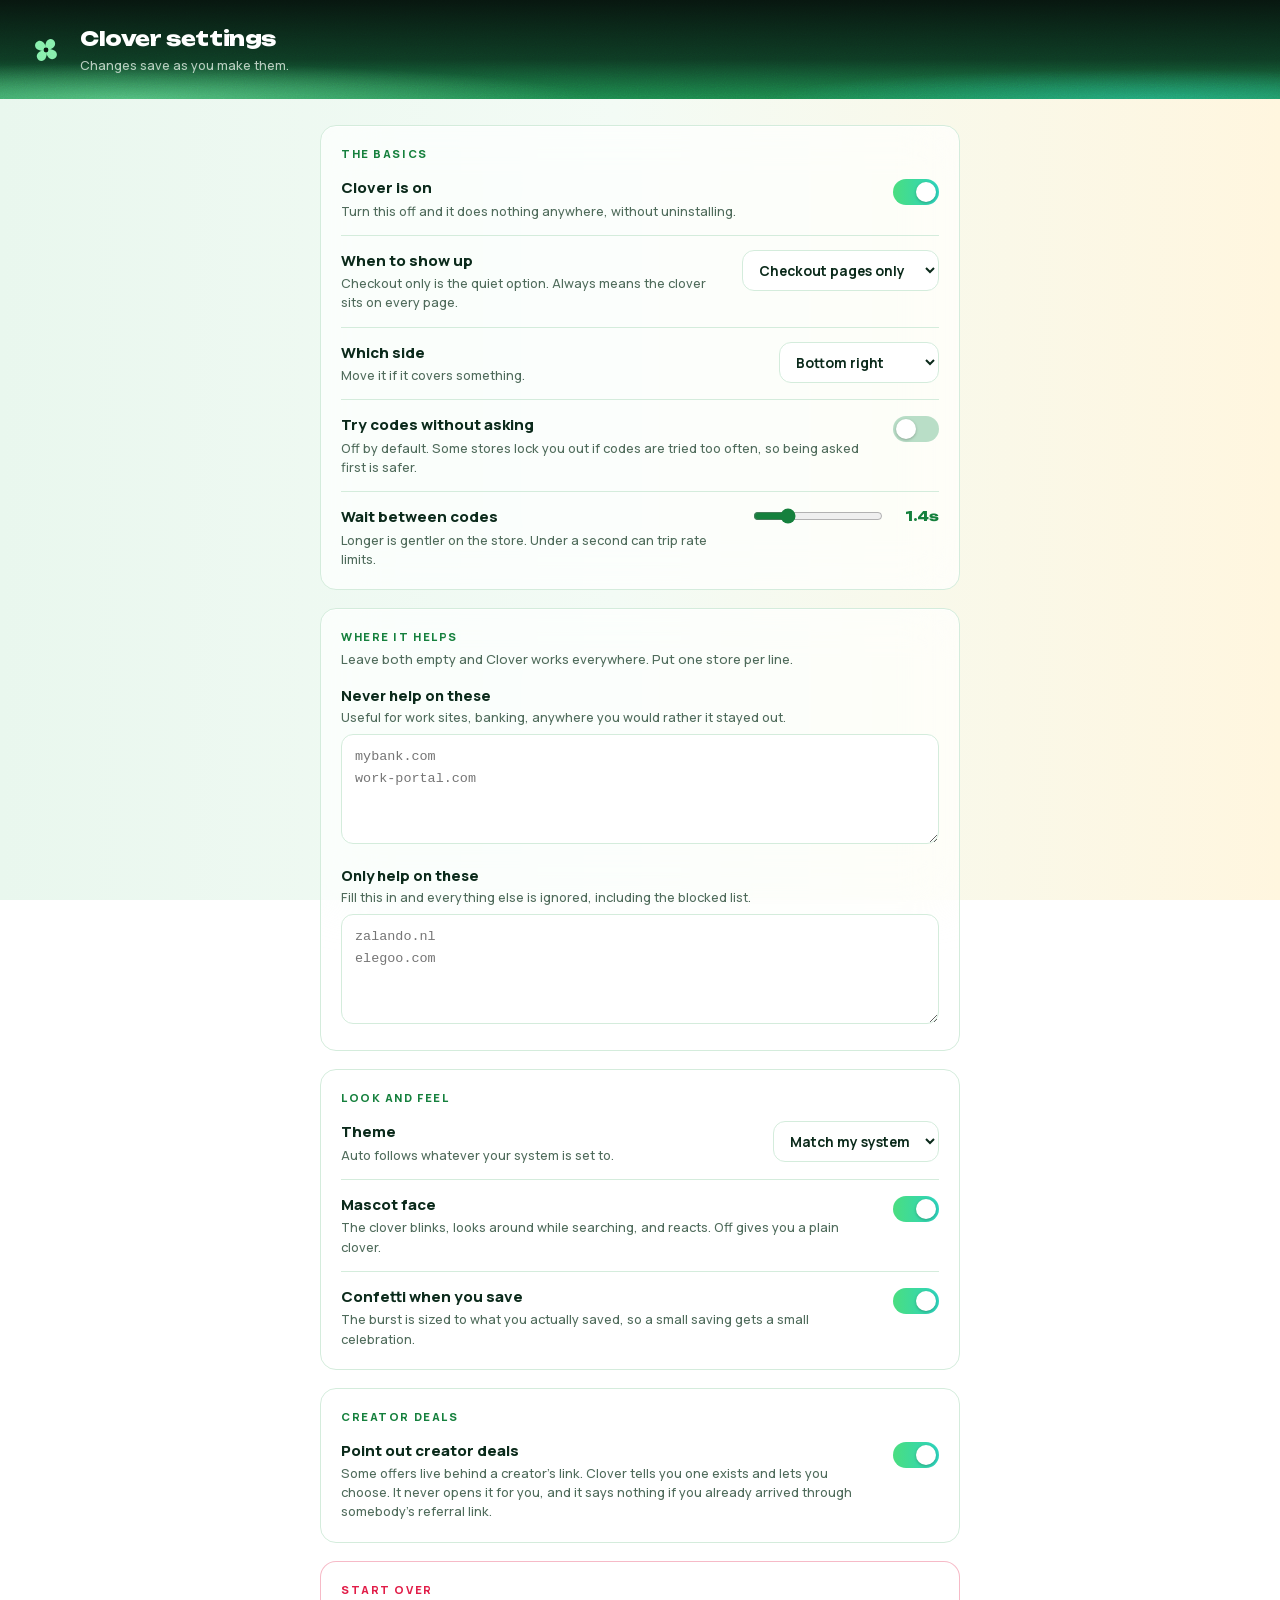
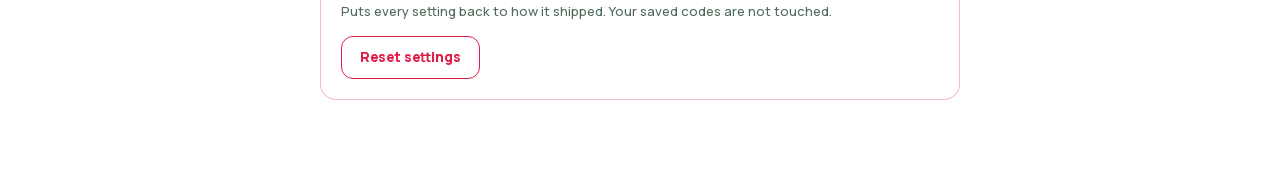
<file: extension/options.html>
<!DOCTYPE html>
<html lang="en">
<head>
<meta charset="UTF-8">
<meta name="viewport" content="width=device-width, initial-scale=1.0">
<title>Clover settings</title>
<link rel="stylesheet" href="options.css">
</head>
<body>

<header class="head">
  <svg viewBox="0 0 100 100" class="mark">
    <g fill="currentColor">
      <path d="M50 50 C50 34 40 24 30 28 C20 32 20 46 32 50 C40 53 46 53 50 50Z"/>
      <path d="M50 50 C66 50 76 40 72 30 C68 20 54 20 50 32 C47 40 47 46 50 50Z"/>
      <path d="M50 50 C50 66 60 76 70 72 C80 68 80 54 68 50 C60 47 54 47 50 50Z"/>
      <path d="M50 50 C34 50 24 60 28 70 C32 80 46 80 50 68 C53 60 53 54 50 50Z"/>
    </g>
    <circle cx="50" cy="50" r="6" fill="var(--bg)"/>
  </svg>
  <div>
    <h1>Clover settings</h1>
    <p>Changes save as you make them.</p>
  </div>
</header>

<main>

  <section class="card">
    <h2>The basics</h2>

    <label class="row switch">
      <span>
        <b>Clover is on</b>
        <small>Turn this off and it does nothing anywhere, without uninstalling.</small>
      </span>
      <input type="checkbox" id="enabled">
      <i class="track"></i>
    </label>

    <div class="row">
      <span>
        <b>When to show up</b>
        <small>Checkout only is the quiet option. Always means the clover sits on every page.</small>
      </span>
      <select id="showOrb">
        <option value="checkout">Checkout pages only</option>
        <option value="always">Every page</option>
        <option value="never">Never show the clover</option>
      </select>
    </div>

    <div class="row">
      <span>
        <b>Which side</b>
        <small>Move it if it covers something.</small>
      </span>
      <select id="position">
        <option value="right">Bottom right</option>
        <option value="left">Bottom left</option>
      </select>
    </div>

    <label class="row switch">
      <span>
        <b>Try codes without asking</b>
        <small>Off by default. Some stores lock you out if codes are tried too often, so being asked first is safer.</small>
      </span>
      <input type="checkbox" id="autoTry">
      <i class="track"></i>
    </label>

    <div class="row">
      <span>
        <b>Wait between codes</b>
        <small>Longer is gentler on the store. Under a second can trip rate limits.</small>
      </span>
      <div class="slider">
        <input type="range" id="delay" min="600" max="4000" step="200">
        <output id="delayOut"></output>
      </div>
    </div>
  </section>

  <section class="card">
    <h2>Where it helps</h2>
    <p class="note">Leave both empty and Clover works everywhere. Put one store per line.</p>

    <div class="stack">
      <label class="field">
        <b>Never help on these</b>
        <small>Useful for work sites, banking, anywhere you would rather it stayed out.</small>
        <textarea id="blocked" rows="4" placeholder="mybank.com&#10;work-portal.com"></textarea>
      </label>

      <label class="field">
        <b>Only help on these</b>
        <small>Fill this in and everything else is ignored, including the blocked list.</small>
        <textarea id="onlyThese" rows="4" placeholder="zalando.nl&#10;elegoo.com"></textarea>
      </label>
    </div>
  </section>

  <section class="card">
    <h2>Look and feel</h2>

    <div class="row">
      <span>
        <b>Theme</b>
        <small>Auto follows whatever your system is set to.</small>
      </span>
      <select id="theme">
        <option value="auto">Match my system</option>
        <option value="light">Light</option>
        <option value="dark">Dark</option>
      </select>
    </div>

    <label class="row switch">
      <span>
        <b>Mascot face</b>
        <small>The clover blinks, looks around while searching, and reacts. Off gives you a plain clover.</small>
      </span>
      <input type="checkbox" id="mascot">
      <i class="track"></i>
    </label>

    <label class="row switch">
      <span>
        <b>Confetti when you save</b>
        <small>The burst is sized to what you actually saved, so a small saving gets a small celebration.</small>
      </span>
      <input type="checkbox" id="confetti">
      <i class="track"></i>
    </label>
  </section>

  <section class="card">
    <h2>Creator deals</h2>

    <label class="row switch">
      <span>
        <b>Point out creator deals</b>
        <small>Some offers live behind a creator's link. Clover tells you one exists and lets you choose. It never opens it for you, and it says nothing if you already arrived through somebody's referral link.</small>
      </span>
      <input type="checkbox" id="creatorDeals">
      <i class="track"></i>
    </label>
  </section>

  <section class="card danger">
    <h2>Start over</h2>
    <p class="note">Puts every setting back to how it shipped. Your saved codes are not touched.</p>
    <button id="reset">Reset settings</button>
  </section>

  <p class="saved" id="saved">Saved</p>

</main>

<script src="settings.js"></script>
<script src="options.js"></script>
</body>
</html>
</file>
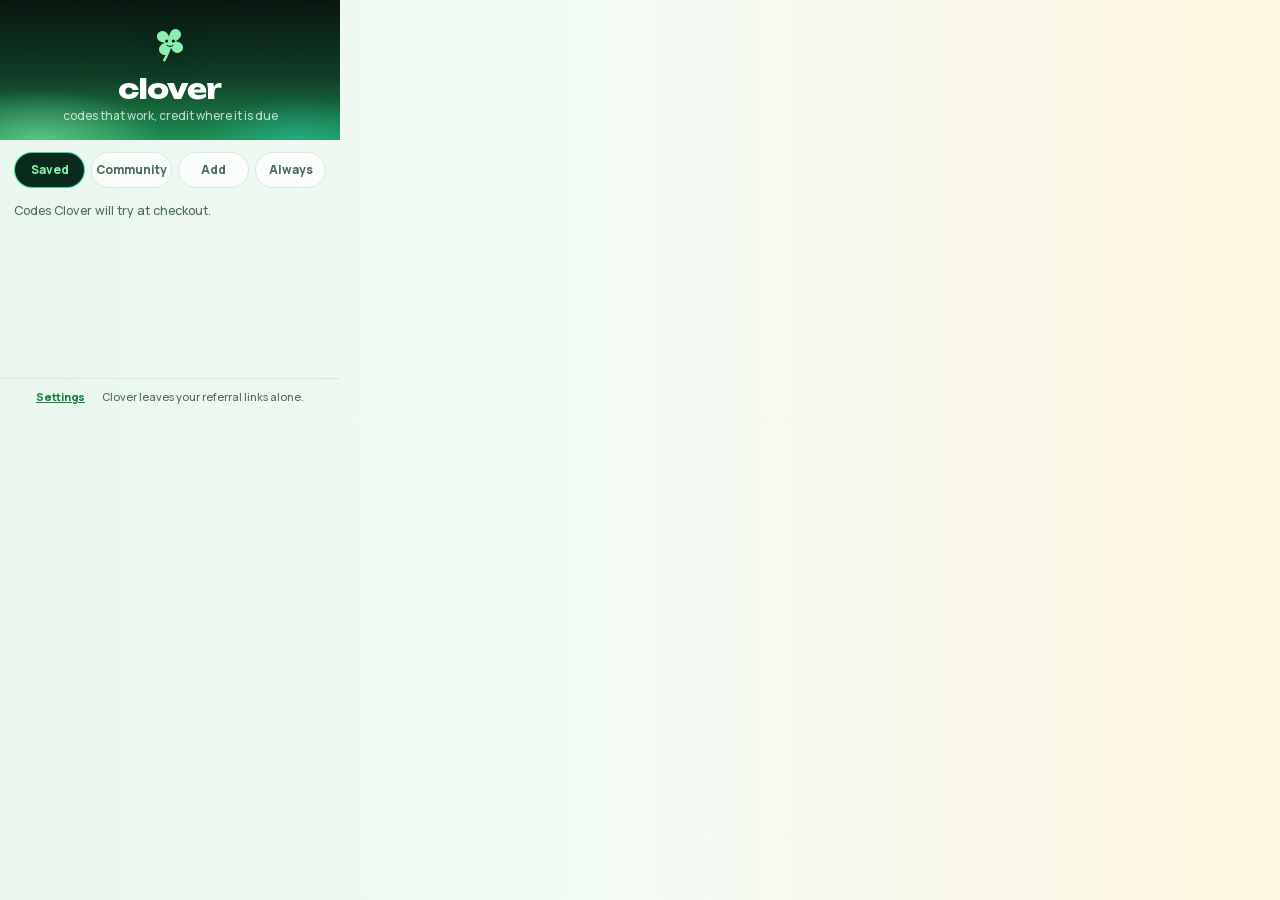
<file: extension/popup.html>
<!DOCTYPE html>
<html lang="en">
<head>
<meta charset="UTF-8">
<link rel="stylesheet" href="popup.css">
</head>
<body>

<header class="hero">
  <div class="hero-glow"></div>
  <svg viewBox="0 0 100 100" class="hero-mark">
    <g class="spin">
      <path d="M50 56 Q47 74 38 88" stroke="currentColor" stroke-width="5"
            fill="none" stroke-linecap="round" class="stem"/>
      <g class="leaves">
        <path d="M50 50 C50 34 40 24 30 28 C20 32 20 46 32 50 C40 53 46 53 50 50Z"/>
        <path d="M50 50 C66 50 76 40 72 30 C68 20 54 20 50 32 C47 40 47 46 50 50Z"/>
        <path d="M50 50 C50 66 60 76 70 72 C80 68 80 54 68 50 C60 47 54 47 50 50Z"/>
        <path d="M50 50 C34 50 24 60 28 70 C32 80 46 80 50 68 C53 60 53 54 50 50Z"/>
      </g>
      <circle cx="43" cy="48" r="3.2" class="eye"/>
      <circle cx="57" cy="48" r="3.2" class="eye"/>
      <path d="M44 57 Q50 61 56 57" fill="none" stroke-width="2.4"
            stroke-linecap="round" class="mouth"/>
    </g>
  </svg>
  <h1>clover</h1>
  <p class="tag">codes that work, credit where it is due</p>
</header>

<nav class="tabs">
  <button class="tab is-on" data-tab="saved">Saved</button>
  <button class="tab" data-tab="community">Community</button>
  <button class="tab" data-tab="add">Add</button>
  <button class="tab" data-tab="always">Always</button>
</nav>

<main>

  <section id="panel-saved" class="panel is-on">
    <p class="hint">Codes Clover will try at checkout.</p>
    <div id="saved-list"></div>
  </section>

  <section id="panel-community" class="panel">
    <p class="hint">Codes real people shared. <b class="ok-word">Green</b> means someone confirmed it worked.</p>
    <input id="c-search" class="c-search" type="text" placeholder="Filter by store…" autocomplete="off">
    <div id="community-list"><div class="empty">Loading community codes…</div></div>
  </section>

  <section id="panel-add" class="panel">
    <p class="hint">Found a code that worked? Save it for yourself and share it with everyone.</p>
    <label>Store
      <input id="f-store" type="text" placeholder="nike.com" autocomplete="off">
    </label>
    <label>Code
      <input id="f-code" type="text" placeholder="SUMMER20" autocomplete="off">
    </label>
    <label>What it does
      <input id="f-note" type="text" placeholder="20% off, no minimum" autocomplete="off">
    </label>
    <button id="save-btn" class="primary">Save &amp; share</button>
    <p class="status" id="status"></p>
  </section>

  <section id="panel-always" class="panel">
    <p class="hint">Discount programs that stay open all year. No code hunting.</p>
    <div id="evergreen-list"></div>
  </section>

</main>

<footer>
  <button class="footlink" id="openSettings">Settings</button>
  <span class="footdot">·</span>
  <span class="foottext">Clover leaves your referral links alone.</span>
</footer>

<script src="settings.js"></script>
<script src="recipes.js"></script>
<script src="popup.js"></script>
</body>
</html>
</file>
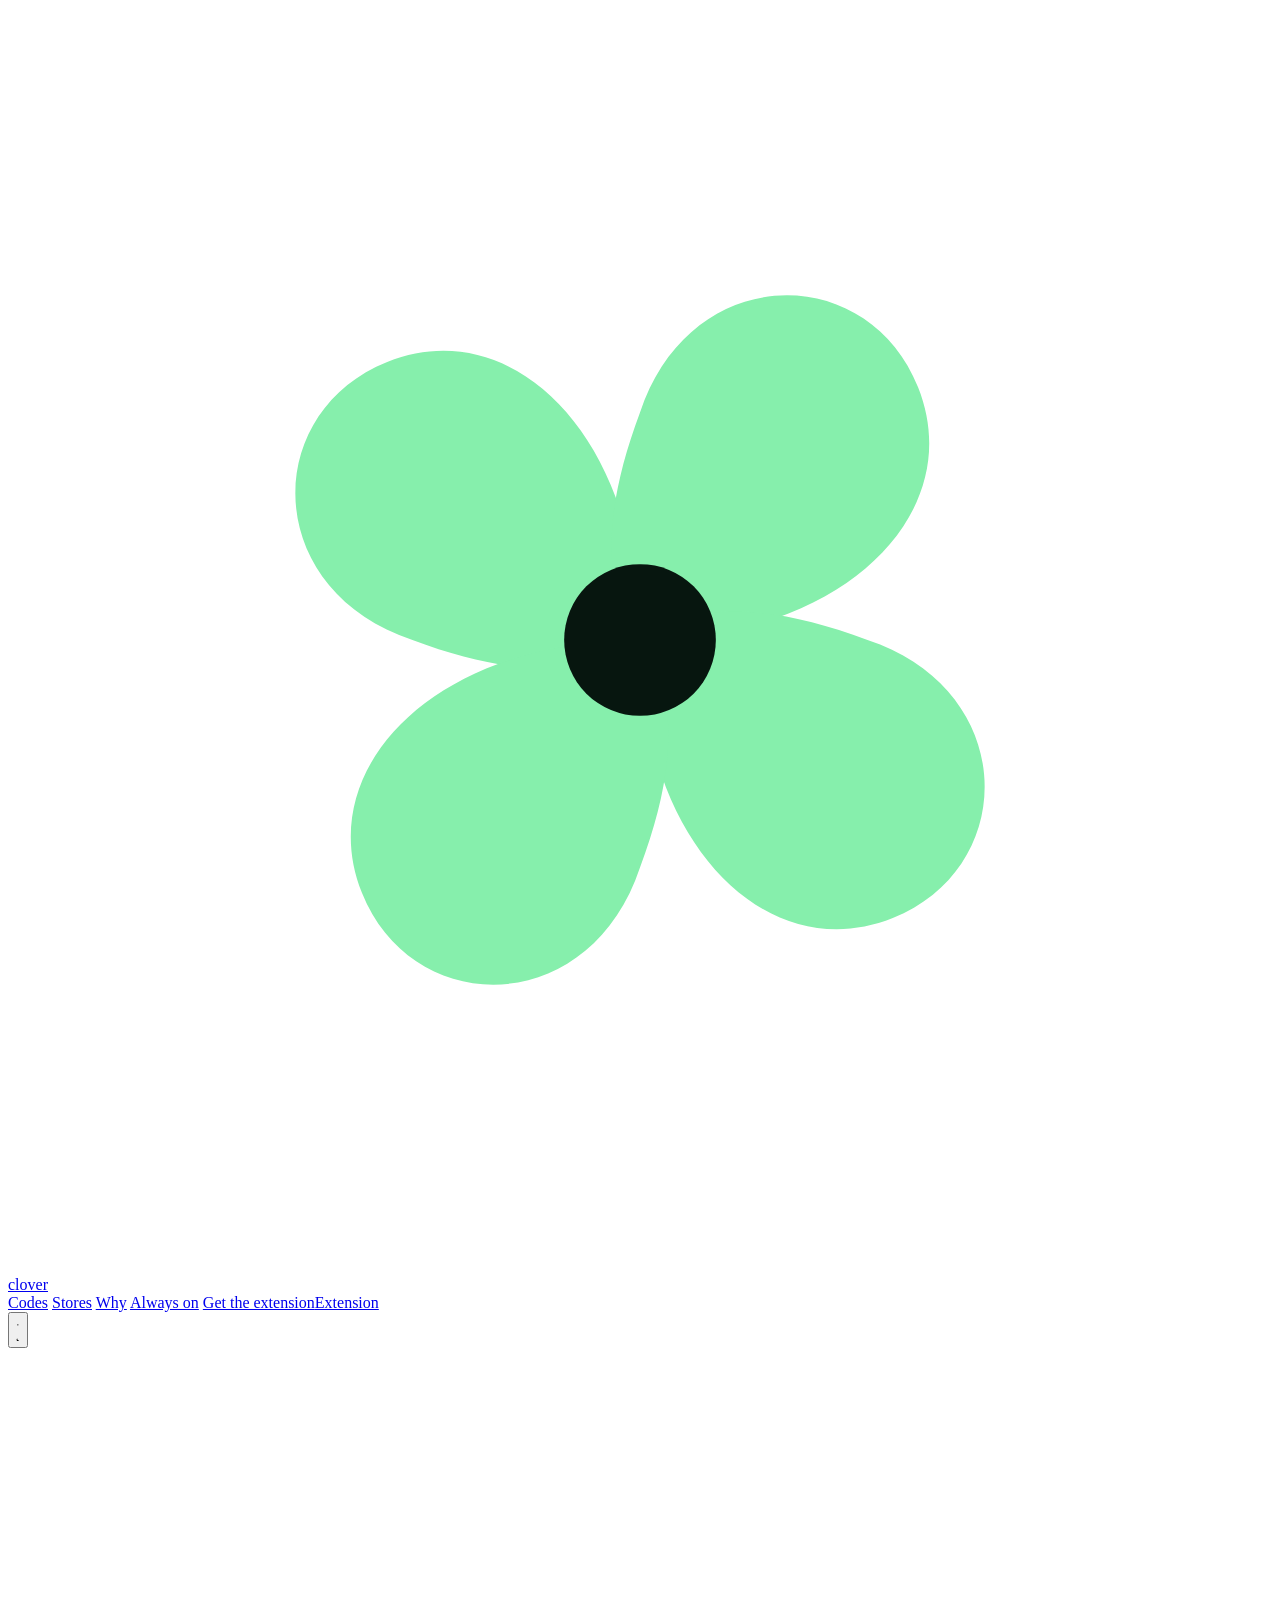
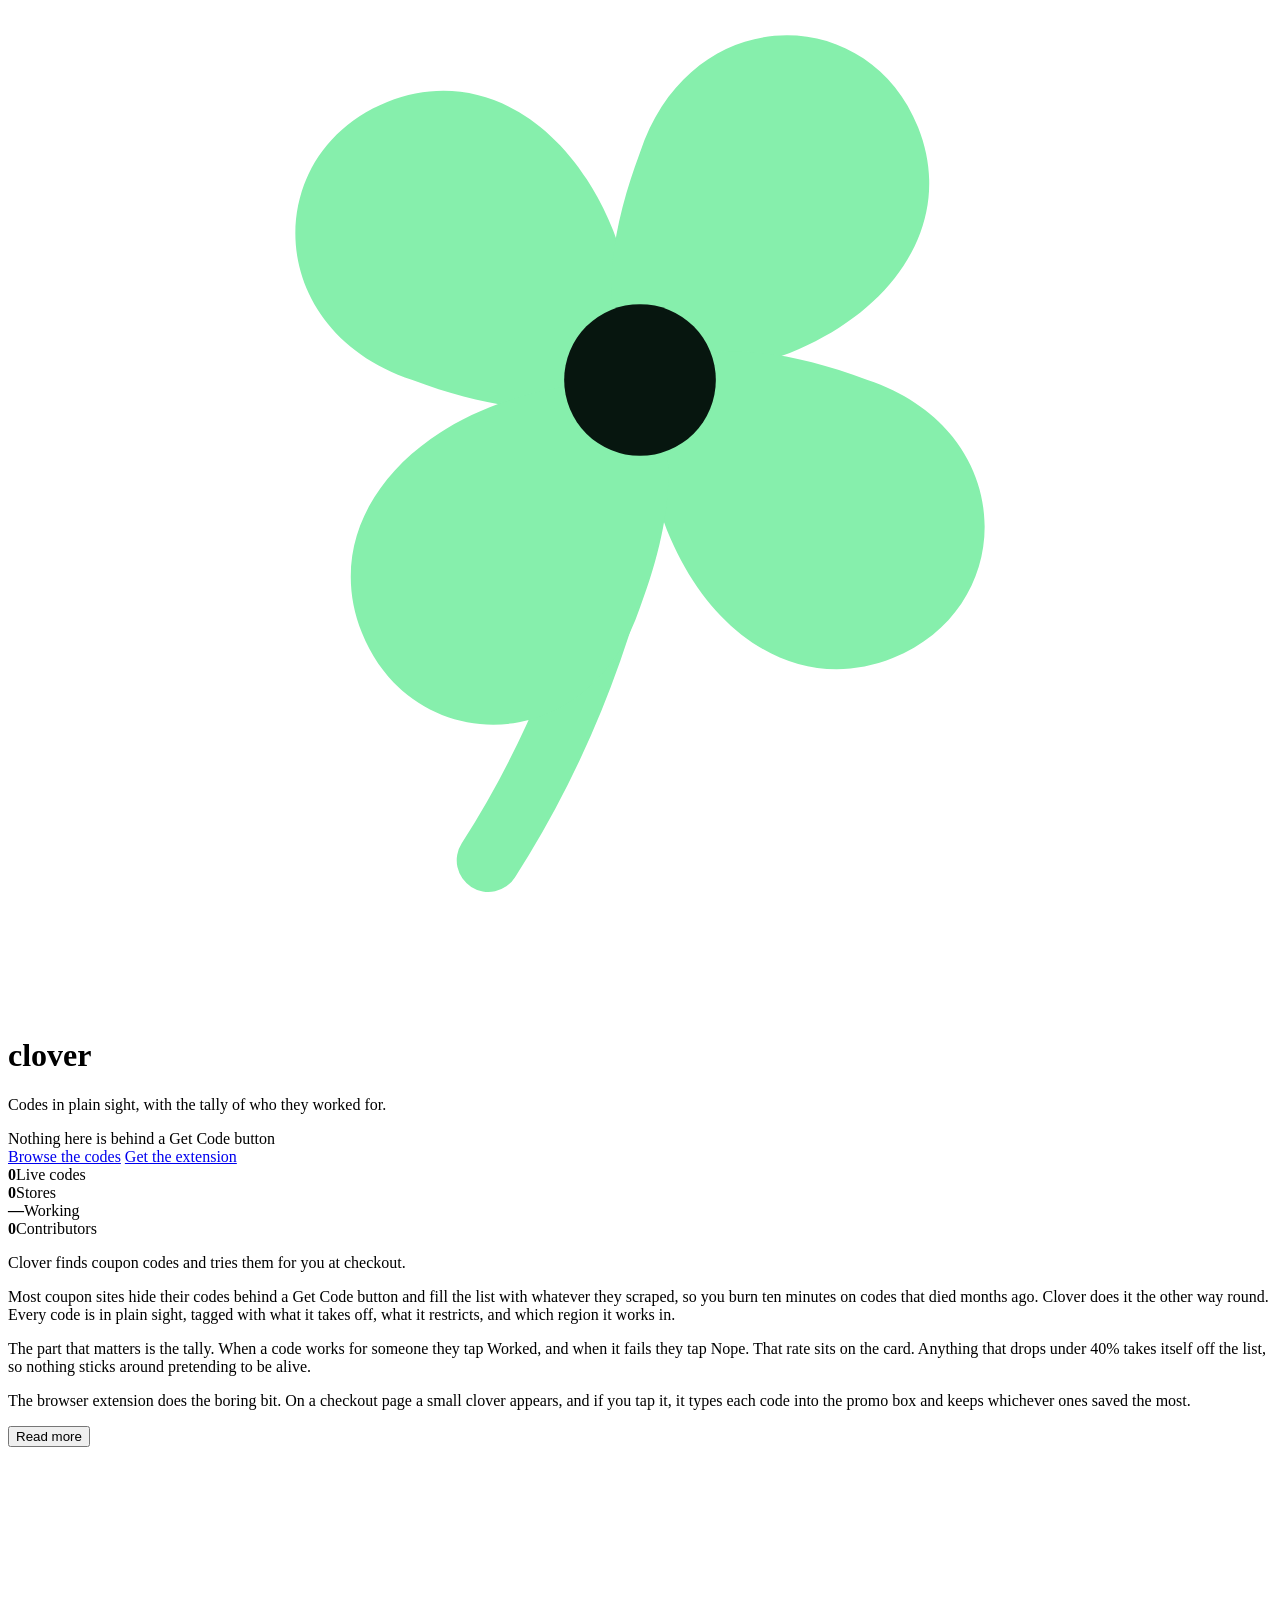
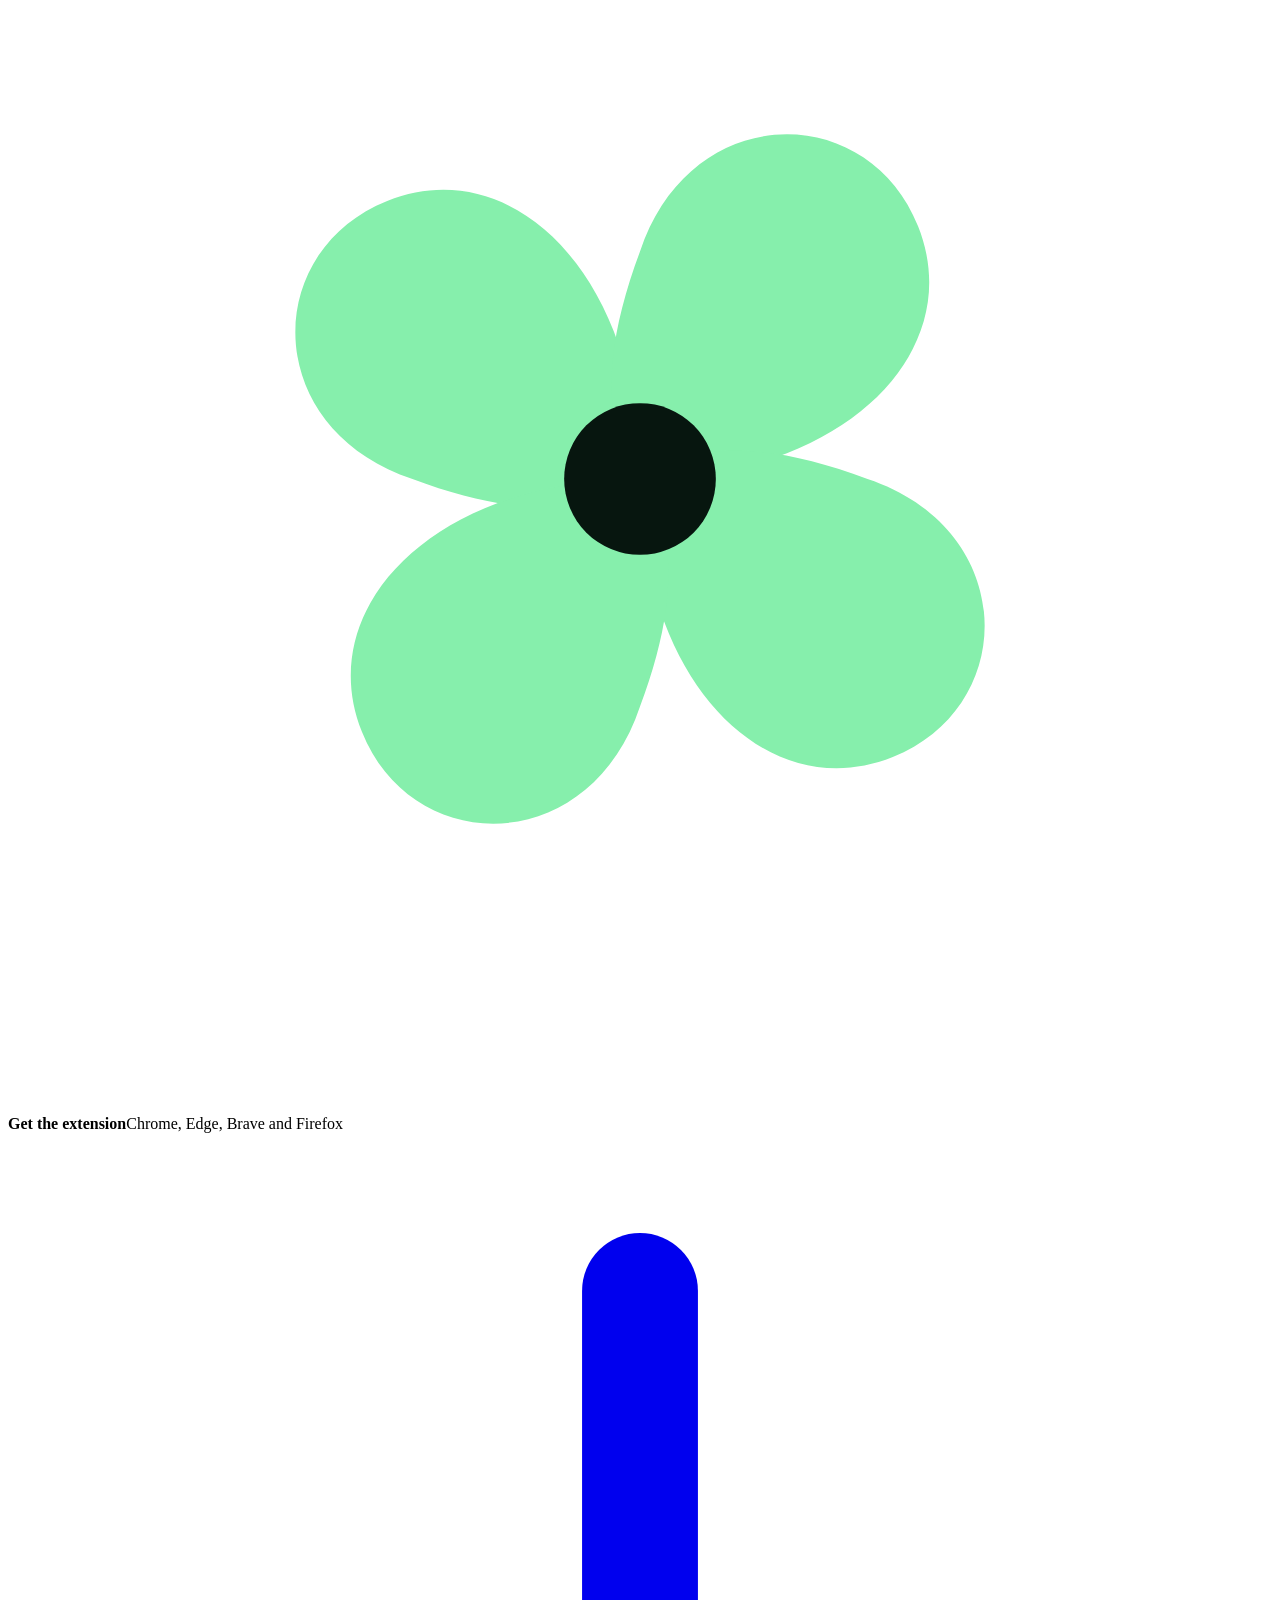
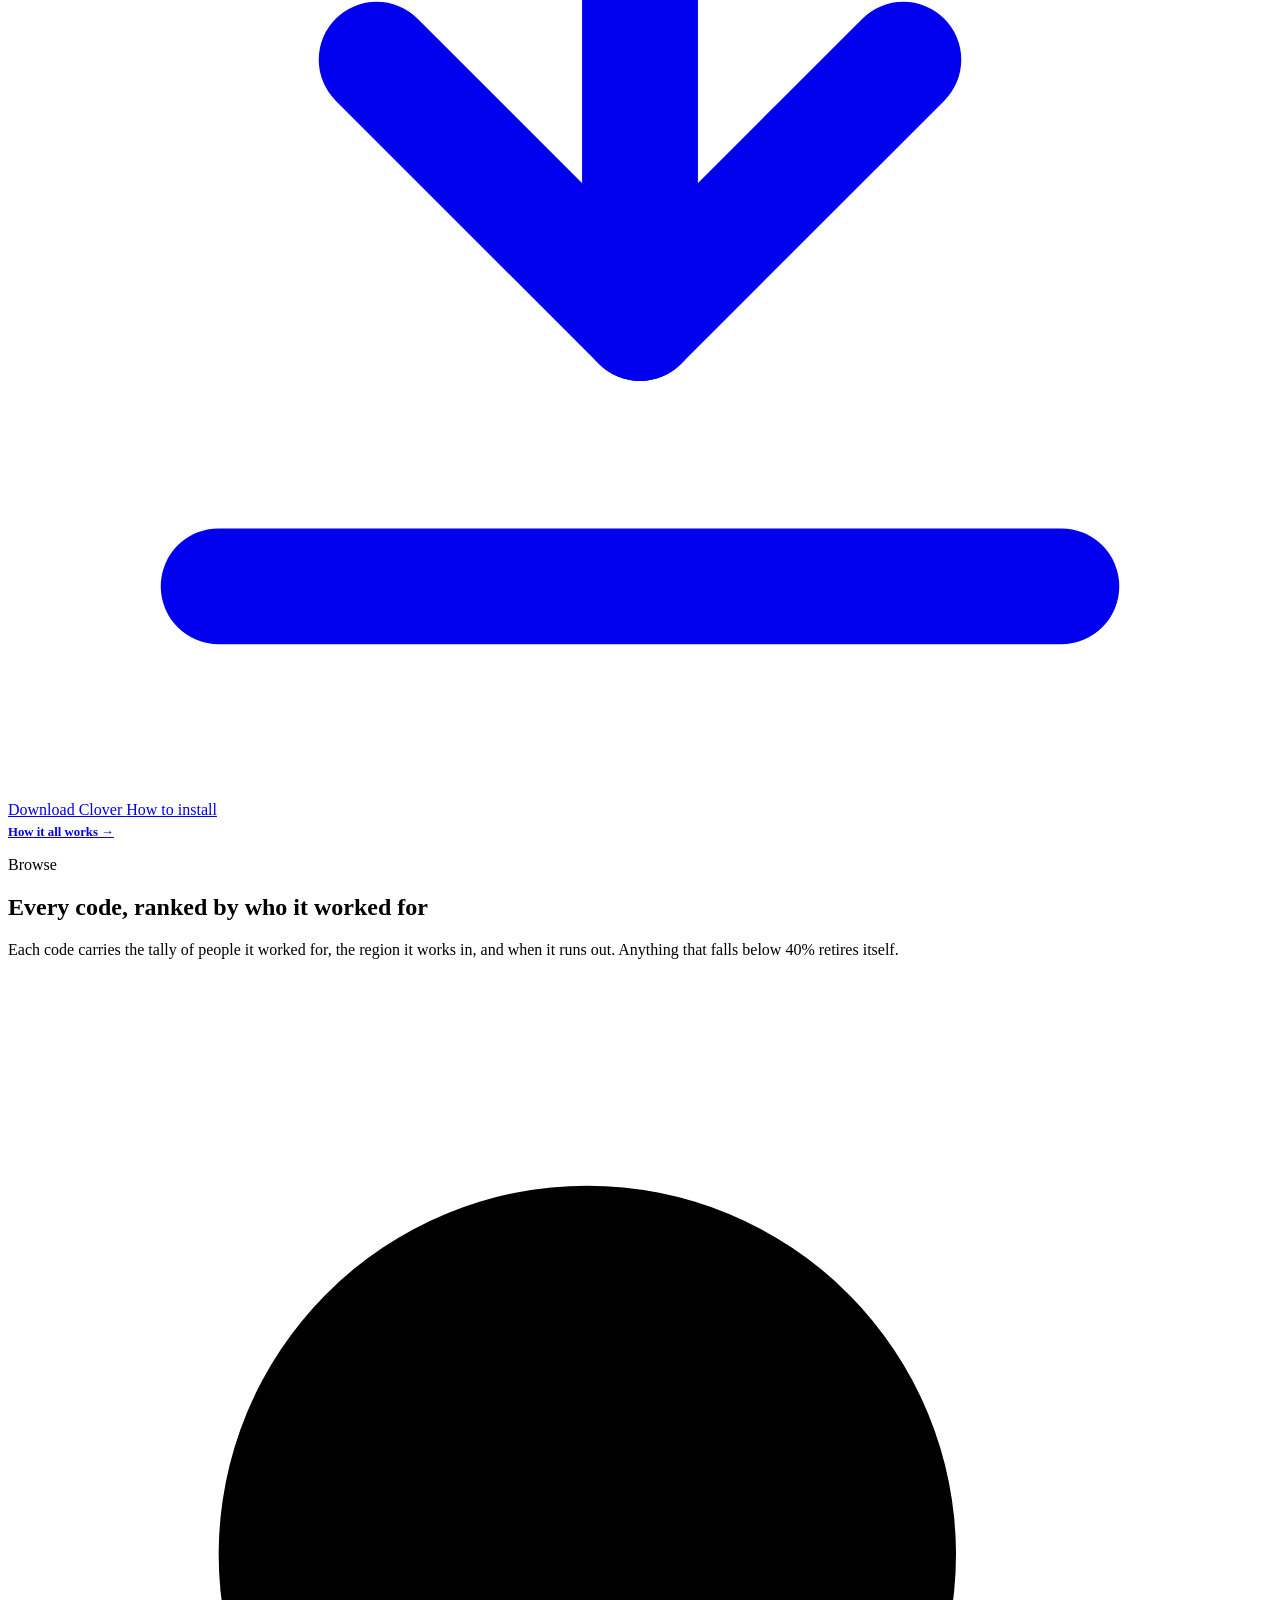
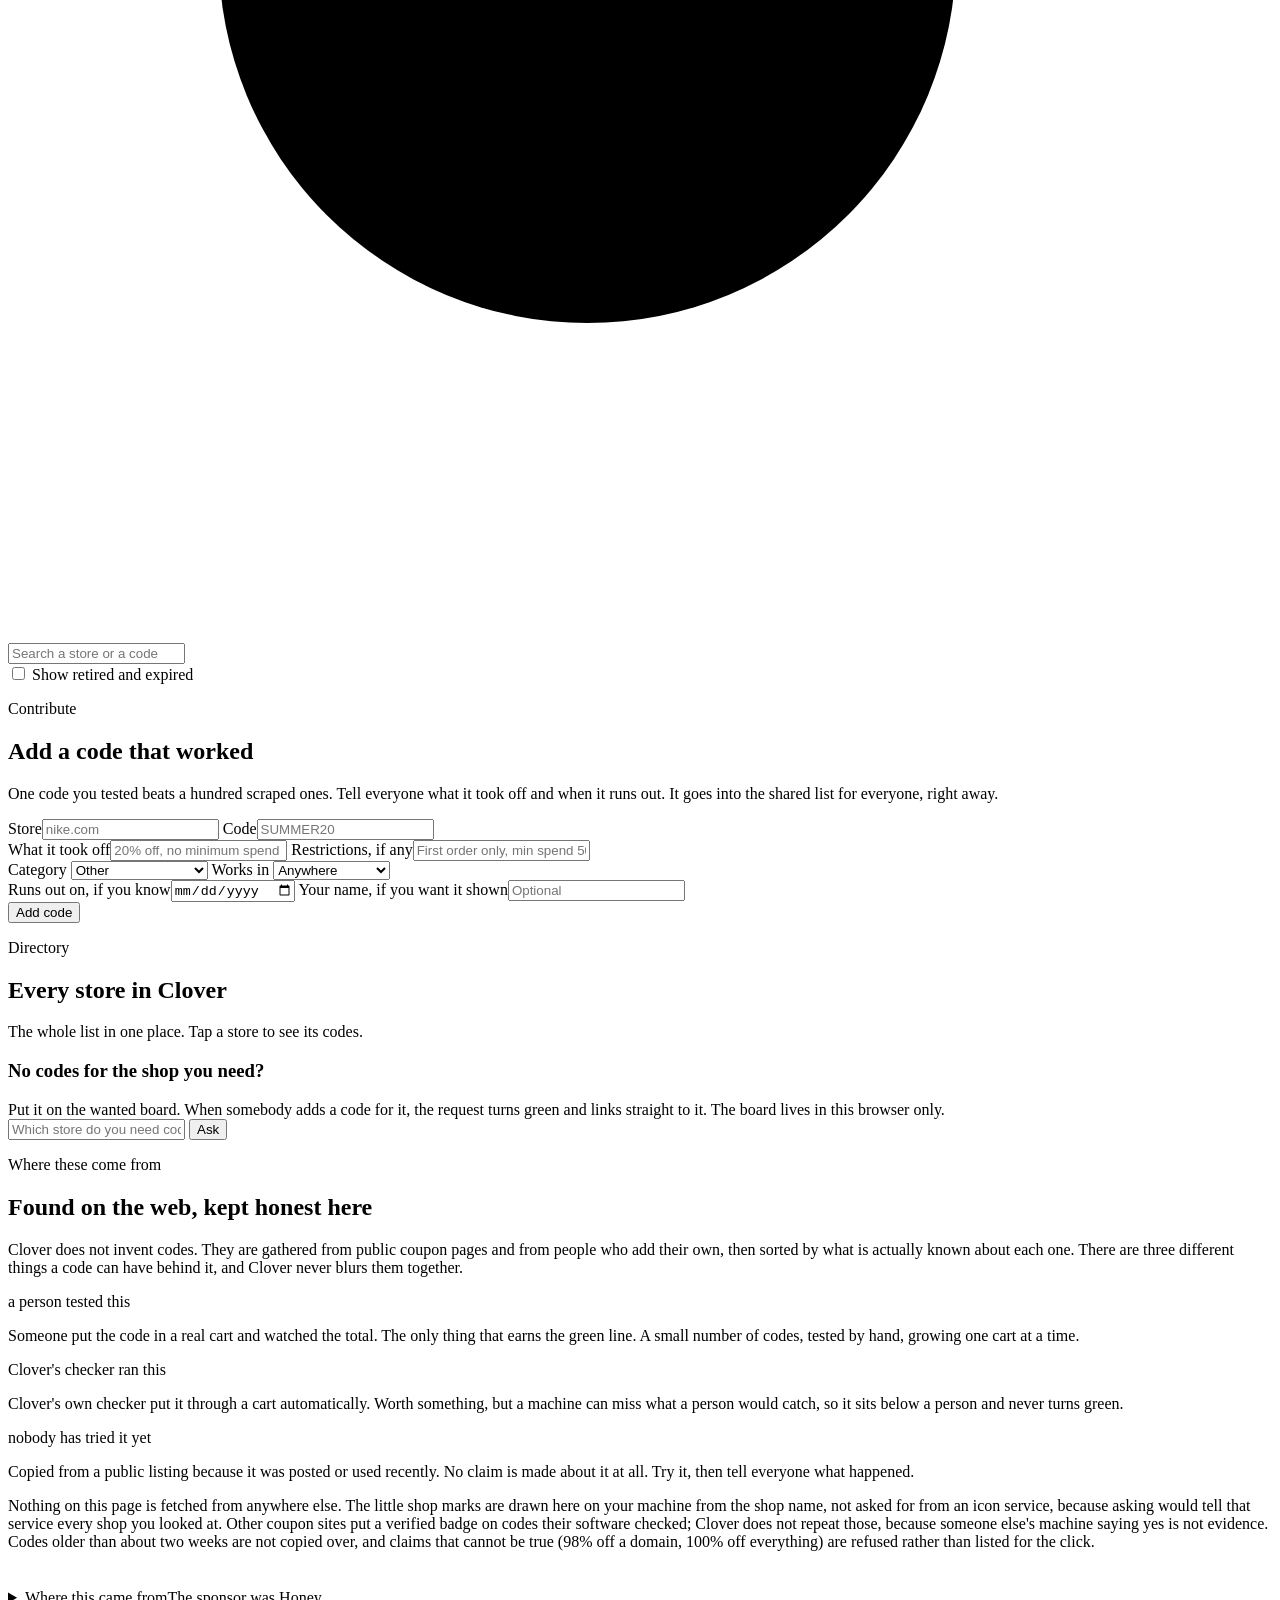
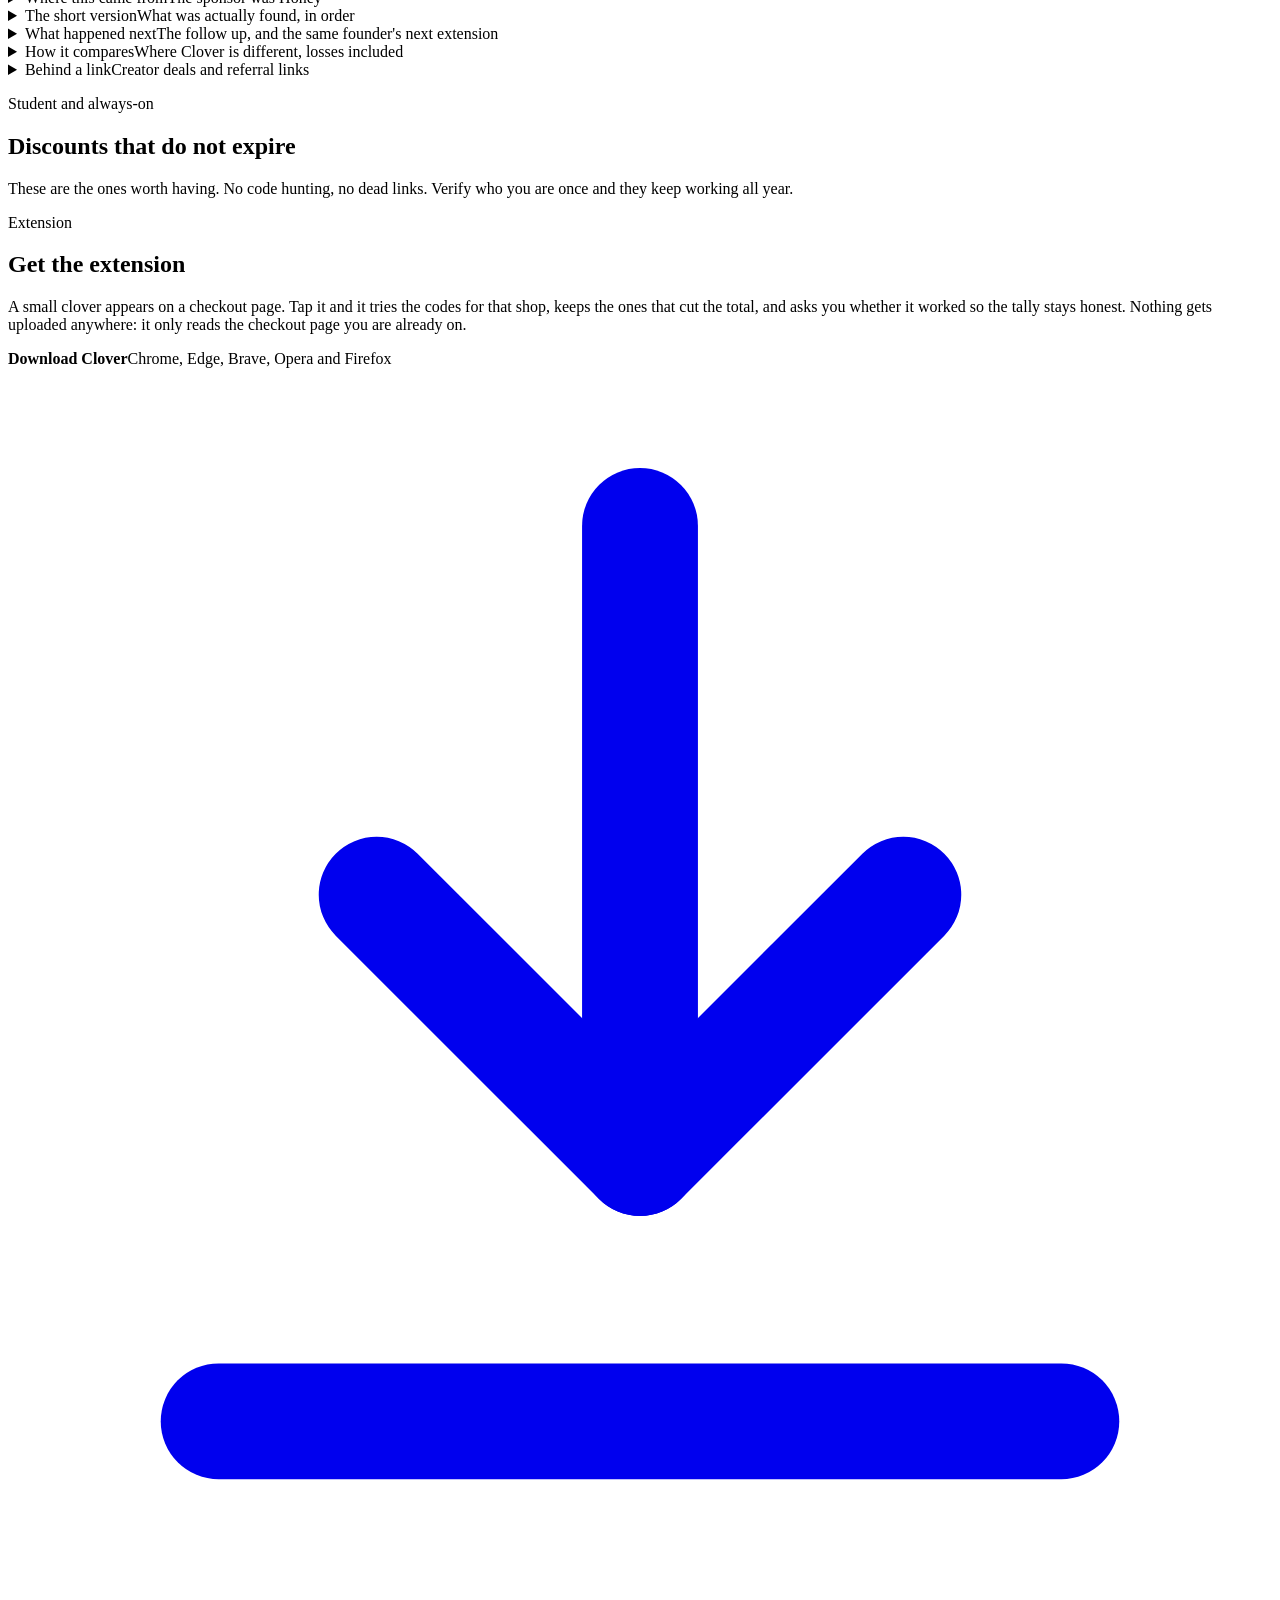
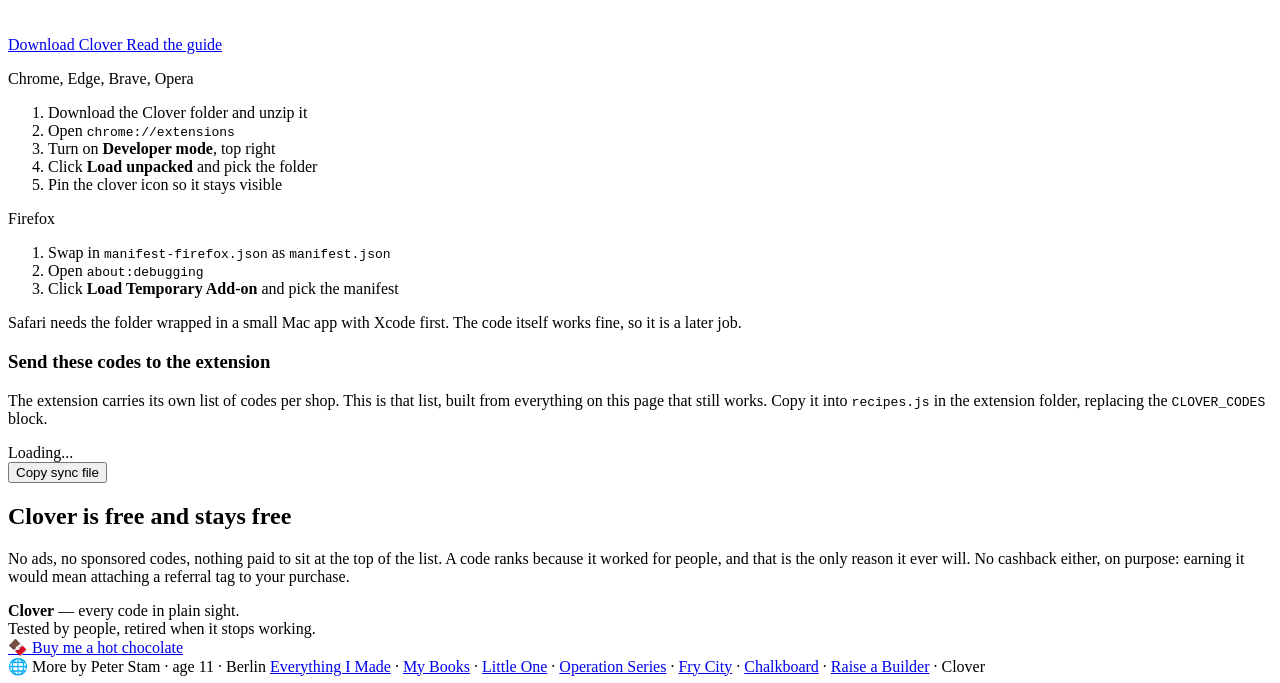
<file: src/site.html>
<!DOCTYPE html>
<html lang="en">
<head>
<meta charset="UTF-8">
<meta name="viewport" content="width=device-width, initial-scale=1.0">
<title>Clover — coupon codes people actually tested</title>
<meta name="description" content="Every coupon code in plain sight, ranked by who it worked for. No Get Code button, no referral hijacking, no cashback. A site and a browser extension.">
<link rel="icon" href="data:image/svg+xml,%3Csvg xmlns='http://www.w3.org/2000/svg' viewBox='0 0 100 100'%3E%3Cg fill='%2386EFAC'%3E%3Cpath d='M50 50 C50 34 40 24 30 28 C20 32 20 46 32 50 C40 53 46 53 50 50Z'/%3E%3Cpath d='M50 50 C66 50 76 40 72 30 C68 20 54 20 50 32 C47 40 47 46 50 50Z'/%3E%3Cpath d='M50 50 C50 66 60 76 70 72 C80 68 80 54 68 50 C60 47 54 47 50 50Z'/%3E%3Cpath d='M50 50 C34 50 24 60 28 70 C32 80 46 80 50 68 C53 60 53 54 50 50Z'/%3E%3C/g%3E%3C/svg%3E">
<meta property="og:title" content="Clover — coupon codes people actually tested">
<meta property="og:description" content="Every code in plain sight, with the tally of who it worked for. Nothing behind a Get Code button.">
<meta property="og:image" content="https://clover.peterstam.eu/og.png">
<meta property="og:url" content="https://clover.peterstam.eu/">
<meta name="twitter:card" content="summary_large_image">
<style>
/*CSS*/
</style>
</head>
<body>

<div id="bar">
  <a class="brand" href="#top" aria-label="Clover, back to the top">
    <svg viewBox="0 0 100 100" aria-hidden="true"><g fill="#86EFAC">
      <path d="M50 50 C50 34 40 24 30 28 C20 32 20 46 32 50 C40 53 46 53 50 50Z"/>
      <path d="M50 50 C66 50 76 40 72 30 C68 20 54 20 50 32 C47 40 47 46 50 50Z"/>
      <path d="M50 50 C50 66 60 76 70 72 C80 68 80 54 68 50 C60 47 54 47 50 50Z"/>
      <path d="M50 50 C34 50 24 60 28 70 C32 80 46 80 50 68 C53 60 53 54 50 50Z"/></g>
      <circle cx="50" cy="50" r="6" fill="#07160F"/></svg>
    clover
  </a>
  <nav aria-label="Sections">
    <a href="#codes">Codes</a>
    <a href="#stores">Stores</a>
    <a href="#why">Why</a>
    <a href="#always" class="hidesmall">Always on</a>
    <a href="#get"><span class="full">Get the extension</span><span class="short">Extension</span></a>
  </nav>
  <button id="themetoggle" aria-label="Switch between light and dark" title="Light or dark">
    <svg class="sun" viewBox="0 0 24 24"><circle cx="12" cy="12" r="4.2"/><line x1="12" y1="2.4" x2="12" y2="4.6"/><line x1="12" y1="19.4" x2="12" y2="21.6"/><line x1="2.4" y1="12" x2="4.6" y2="12"/><line x1="19.4" y1="12" x2="21.6" y2="12"/><line x1="5.2" y1="5.2" x2="6.8" y2="6.8"/><line x1="17.2" y1="17.2" x2="18.8" y2="18.8"/><line x1="5.2" y1="18.8" x2="6.8" y2="17.2"/><line x1="17.2" y1="6.8" x2="18.8" y2="5.2"/></svg>
    <svg class="moon" viewBox="0 0 24 24"><path d="M20 14.5A8.2 8.2 0 0 1 9.5 4a8.3 8.3 0 1 0 10.5 10.5Z"/></svg>
  </button>
</div>

<header class="hero" id="top">
  <div class="field" id="field" aria-hidden="true"></div>
  <svg viewBox="0 0 100 100" class="hero-mark" aria-hidden="true">
    <g class="spin">
      <path d="M50 56 Q47 74 38 88" stroke="#86EFAC" stroke-width="5" fill="none" stroke-linecap="round"/>
      <g fill="#86EFAC">
        <path d="M50 50 C50 34 40 24 30 28 C20 32 20 46 32 50 C40 53 46 53 50 50Z"/>
        <path d="M50 50 C66 50 76 40 72 30 C68 20 54 20 50 32 C47 40 47 46 50 50Z"/>
        <path d="M50 50 C50 66 60 76 70 72 C80 68 80 54 68 50 C60 47 54 47 50 50Z"/>
        <path d="M50 50 C34 50 24 60 28 70 C32 80 46 80 50 68 C53 60 53 54 50 50Z"/>
      </g>
      <circle cx="50" cy="50" r="6" fill="#07160F"/>
    </g>
  </svg>
  <h1>clover</h1>
  <p class="tag">Codes in plain sight, with the tally of who they worked for.</p>
  <div class="swear">Nothing here is behind a Get Code button</div>
  <div class="hero-ctas">
    <a class="btn" href="#codes">Browse the codes</a>
    <a class="btn glass" href="#get">Get the extension</a>
  </div>
</header>

<div class="stats" aria-label="The numbers, counted from the list">
  <div class="stat"><b id="s-codes">0</b><span>Live codes</span></div>
  <div class="stat"><b id="s-stores">0</b><span>Stores</span></div>
  <div class="stat"><b id="s-rate">—</b><span>Working</span></div>
  <div class="stat"><b id="s-people">0</b><span>Contributors</span></div>
</div>

<main>

  <!-- ===== what Clover is, and the extension ===== -->
  <section class="block two" id="about">
    <div class="panel">
      <p class="lead">Clover finds coupon codes and tries them for you at checkout.</p>
      <div class="more" id="introrest"><div class="morein">
        <p>Most coupon sites hide their codes behind a Get Code button and fill the list with whatever they scraped, so you burn ten minutes on codes that died months ago. Clover does it the other way round. Every code is in plain sight, tagged with what it takes off, what it restricts, and which region it works in.</p>
        <p>The part that matters is the tally. When a code works for someone they tap Worked, and when it fails they tap Nope. That rate sits on the card. Anything that drops under 40% takes itself off the list, so nothing sticks around pretending to be alive.</p>
        <p>The browser extension does the boring bit. On a checkout page a small clover appears, and if you tap it, it types each code into the promo box and keeps whichever ones saved the most.</p>
      </div></div>
      <button class="readmore" id="readmore">Read more</button>
    </div>
    <div class="mesh">
      <div class="getrow">
        <svg viewBox="0 0 100 100" aria-hidden="true"><g fill="#86EFAC">
          <path d="M50 50 C50 34 40 24 30 28 C20 32 20 46 32 50 C40 53 46 53 50 50Z"/>
          <path d="M50 50 C66 50 76 40 72 30 C68 20 54 20 50 32 C47 40 47 46 50 50Z"/>
          <path d="M50 50 C50 66 60 76 70 72 C80 68 80 54 68 50 C60 47 54 47 50 50Z"/>
          <path d="M50 50 C34 50 24 60 28 70 C32 80 46 80 50 68 C53 60 53 54 50 50Z"/></g>
          <circle cx="50" cy="50" r="6" fill="#07160F"/></svg>
        <div><b>Get the extension</b><span>Chrome, Edge, Brave and Firefox</span></div>
      </div>
      <div class="getbtns">
        <a class="btn" href="clover-extension.zip" download>
          <svg viewBox="0 0 24 24" fill="none" stroke="currentColor" stroke-width="2.2" stroke-linecap="round" stroke-linejoin="round" aria-hidden="true"><path d="M12 3v12"/><path d="m7 10 5 5 5-5"/><path d="M4 20h16"/></svg>
          Download Clover
        </a>
        <a class="btn glass" href="#get">How to install</a>
      </div>
      <p class="dim" style="margin:6px 0 0;font-size:.8rem"><a href="clover-guide.html" style="font-weight:700">How it all works →</a></p>
    </div>
  </section>

  <!-- ===== the codes ===== -->
  <section class="block" id="codes">
    <p class="eyebrow">Browse</p>
    <h2>Every code, ranked by who it worked for</h2>
    <p class="lede">Each code carries the tally of people it worked for, the region it works in, and when it runs out. Anything that falls below 40% retires itself.</p>

    <div class="searchbar">
      <svg viewBox="0 0 24 24" aria-hidden="true"><circle cx="11" cy="11" r="7"/><path d="m20 20-3.5-3.5"/></svg>
      <input id="search" type="search" placeholder="Search a store or a code" autocomplete="off" aria-label="Search a store or a code">
    </div>
    <div class="filterrow" id="chips"></div>
    <div class="filterrow" id="cats"></div>
    <div class="filterrow" id="countries"></div>
    <div class="filterrow">
      <label class="toggle"><input type="checkbox" id="showdead"> Show retired and expired</label>
    </div>

    <div id="storepage"></div>
    <div id="nudge-slot"></div>
    <div id="list"></div>
  </section>

  <!-- ===== add a code ===== -->
  <section class="block" id="add">
    <p class="eyebrow">Contribute</p>
    <h2>Add a code that worked</h2>
    <p class="lede">One code you tested beats a hundred scraped ones. Tell everyone what it took off and when it runs out. It goes into the shared list for everyone, right away.</p>
    <div class="panel form">
      <div class="grid2">
        <label>Store<input id="f-store" type="text" placeholder="nike.com" autocomplete="off"></label>
        <label>Code<input id="f-code" type="text" placeholder="SUMMER20" autocomplete="off"></label>
      </div>
      <label>What it took off<input id="f-note" type="text" placeholder="20% off, no minimum spend" autocomplete="off"></label>
      <label>Restrictions, if any<input id="f-limits" type="text" placeholder="First order only, min spend 50, not on sale items" autocomplete="off"></label>
      <div class="grid2">
        <label>Category
          <select id="f-cat">
            <option value="other">Other</option><option value="fashion">Fashion</option><option value="tech">Tech and gaming</option>
            <option value="food">Food and delivery</option><option value="home">Home and furniture</option><option value="beauty">Beauty</option>
            <option value="hobby">Hobby and making</option><option value="travel">Travel</option>
          </select>
        </label>
        <label>Works in
          <select id="f-country">
            <option value="XX">Anywhere</option><option value="NL">Netherlands</option><option value="DE">Germany</option><option value="EU">EU wide</option>
            <option value="UK">United Kingdom</option><option value="US">United States</option><option value="FR">France</option>
          </select>
        </label>
      </div>
      <div class="grid2">
        <label>Runs out on, if you know<input id="f-exp" type="date" autocomplete="off"></label>
        <label>Your name, if you want it shown<input id="f-by" type="text" placeholder="Optional" autocomplete="off"></label>
      </div>
      <button class="btn wide" id="save">Add code</button>
      <button class="btn quiet wide" id="cancel-edit" hidden style="margin-top:8px">Cancel editing</button>
      <p class="status" id="status"></p>
    </div>
  </section>

  <!-- ===== stores ===== -->
  <section class="block" id="stores">
    <p class="eyebrow">Directory</p>
    <h2>Every store in Clover</h2>
    <p class="lede">The whole list in one place. Tap a store to see its codes.</p>
    <div class="filterrow" id="dirbar"></div>
    <div class="dirgrid" id="dirgrid"></div>
    <div class="panel" style="margin-top:18px">
      <h3>No codes for the shop you need?</h3>
      <p class="fine" style="margin:0">Put it on the wanted board. When somebody adds a code for it, the request turns green and links straight to it. The board lives in this browser only.</p>
      <div class="ask">
        <input id="r-store" type="text" placeholder="Which store do you need codes for?" autocomplete="off" aria-label="Store to ask for">
        <button class="btn" id="r-add">Ask</button>
      </div>
      <p class="status" id="r-status"></p>
      <div id="req-list"></div>
    </div>
  </section>

  <!-- ===== why ===== -->
  <section class="block" id="why">
    <p class="eyebrow">Where these come from</p>
    <h2>Found on the web, kept honest here</h2>
    <p class="lede">Clover does not invent codes. They are gathered from public coupon pages and from people who add their own, then sorted by what is actually known about each one. There are three different things a code can have behind it, and Clover never blurs them together.</p>
    <div class="sources">
      <div class="source"><span class="proof">a person tested this</span><p>Someone put the code in a real cart and watched the total. The only thing that earns the green line. A small number of codes, tested by hand, growing one cart at a time.</p></div>
      <div class="source"><span class="botcheck">Clover's checker ran this</span><p>Clover's own checker put it through a cart automatically. Worth something, but a machine can miss what a person would catch, so it sits below a person and never turns green.</p></div>
      <div class="source"><span class="untested">nobody has tried it yet</span><p>Copied from a public listing because it was posted or used recently. No claim is made about it at all. Try it, then tell everyone what happened.</p></div>
    </div>
    <p class="fine">Nothing on this page is fetched from anywhere else. The little shop marks are drawn here on your machine from the shop name, not asked for from an icon service, because asking would tell that service every shop you looked at. Other coupon sites put a verified badge on codes their software checked; Clover does not repeat those, because someone else's machine saying yes is not evidence. Codes older than about two weeks are not copied over, and claims that cannot be true (98% off a domain, 100% off everything) are refused rather than listed for the click.</p>

    <div style="height:22px"></div>

    <details class="fold">
      <summary><span class="foldeye">Where this came from</span><span class="foldtitle">The sponsor was Honey</span><span class="foldarrow"></span></summary>
      <div class="foldbody"><div class="story">
        <p>I was watching a video, and partway through it broke for the sponsor. The sponsor was Honey.</p>
        <p>Which is the whole thing in one moment. Honey pays creators to recommend it, people install it because someone they trust told them to, and then it sits in the browser waiting for a checkout. When a creator sends you to a shop through their link, they earn a small commission from the shop, not from you. Honey was accused of swapping that link for its own at the last second, so the commission went to Honey instead of the person whose video sent you there. In one test it took a thirty five dollar commission while the creator got eighty nine cents. Including on videos from the creators who advertised Honey in the first place. They get paid once for the ad, and lose the commission on every sale their own audience makes afterwards.</p>
        <p>So it was never taking money out of shoppers' pockets. The coupon part works. It finds codes, it applies them, you save money. That part is fine. The part that is not fine happens afterwards, in a place you cannot see, to someone who is not you.</p>
        <p>That seemed worth building the opposite of. Not a bigger coupon list, a more honest one. Codes visible instead of hidden behind a button. A count of who it actually worked for instead of a badge that means nothing. Codes that retire themselves when they stop working. Creator deals offered rather than swapped in, and not offered at all if somebody already sent you.</p>
        <p>The part that still makes me laugh is that halfway through building this I watched another video, and the sponsor was Honey.</p>
      </div></div>
    </details>

    <details class="fold">
      <summary><span class="foldeye">The short version</span><span class="foldtitle">What was actually found, in order</span><span class="foldarrow"></span></summary>
      <div class="foldbody"><div class="story">
        <p><b>December 2024.</b> Honey opened a hidden tab at checkout to claim credit for the sale, replacing the link of whoever sent you there. On one test the creator's link was worth thirty five dollars and Honey's rewards paid eighty nine cents. Partner shops could also tell Honey which codes to show, so a thirty percent code could be sitting behind a five percent one.</p>
        <p><b>December 2025.</b> The database held a hundred and eighty one thousand shops and only thirty five thousand had agreed to anything. Codes were taken from users and handed to strangers, including staff discounts and refund codes never meant to be public. Shops asking to be removed were reportedly told to become paying partners instead. The millions of codes in the advertising turned out to be roughly sixty two percent typed in by people.</p>
        <p><b>Thirty days later.</b> The part that matters most. Researcher Ben Edelman found Honey behaved differently when it thought it was being watched. It read other sites' cookies to work out whether you had ever logged into an affiliate dashboard, and if you had, it followed the rules properly. If you looked like an ordinary shopper, it did not. As Edelman put it, there is no reason for a shopping plugin to care about that, except to hide. A week after he published, the behaviour quietly disappeared from the settings.</p>
        <p><b>Where it stands.</b> Honey had twenty million Chrome users before the first video and was down to about fourteen million by July last year. In January the affiliate networks acted: Rakuten threw Honey out and cut it off from around two thousand shops, Impact and Awin suspended it days later. Then in May, Rakuten published a tool that makes standing down properly automatic, Honey installed it, and was let straight back in with no penalty. There are more than twenty class actions still going.</p>
        <p>None of this needed a coupon site to be dishonest about coupons. It only needed one to be dishonest about everything around them.</p>
        <p><a href="89-cents.html" style="font-weight:800">The whole record, point by point →</a></p>
      </div></div>
    </details>

    <details class="fold">
      <summary><span class="foldeye">What happened next</span><span class="foldtitle">The follow up, and the same founder's next extension</span><span class="foldarrow"></span></summary>
      <div class="foldbody"><div class="story">
        <p>A second video came out at the end of last year called The Honey Scam is Worse Than I Thought. It builds on research by Ben Edelman, who studies this kind of thing for a living, and the finding that stuck with me is about why nobody caught it sooner. The claim is that the extension could tell when it was being examined, and behaved differently when it was. If that holds up, it means the thing was not just quietly taking commissions, it was quietly avoiding the people who might notice.</p>
        <p>There is also the question of what it was collecting while it sat there. Honey says it only gathers data on shopping sites it supports, that none of it identifies you personally, and that it never sells any of it. A German privacy group tested that in 2020 by having two members request their own data under GDPR, which is a right you have and almost nobody uses. What came back did not match the policy. They found browsing history collected at scale, with timestamps, location and the addresses of pages visited, all tied to a user id, including for someone who had never even made an account. They filed complaints with the data protection authorities. Around the same time Amazon put a warning on its own site saying the extension tracks your private shopping behaviour and can read or change your data on any website you visit, and told people to uninstall it. Amazon had its own reasons to say so, PayPal having just bought Honey for four billion dollars, but the warning was specific rather than vague.</p>
        <p>The other half of the story is what the founder did afterwards. Ryan Hudson co-founded Honey, sold it to PayPal for about four billion dollars in 2020, and left in 2022. He then started Pie, an ad blocker that blocks ads and pays you cash for the ones you choose to let through. It passed a million users within months. The company later spun out an ad network for AI chatbots called ZeroClick, which raised fifty five million dollars from a lot of the same investors who backed Honey.</p>
        <p>Two details are worth knowing if you use any of this. Pie also ships a shopping extension that applies coupons automatically and runs a cashback programme, so the person who built Honey is building coupon software again. And during setup, Pie offers to switch off your other ad blockers for you. Click the button and uBlock Origin, AdGuard and Adblock Plus are gone.</p>
        <p>The part that surprised me most was the size of the thing. Honey sold itself as scanning millions of codes from across the internet. When people went through the actual database, that turned out not to be the picture. Most of the codes were not scraped from anywhere clever. Around sixty two percent came from users and from people typing them in by hand. The database listed a hundred and eighty one thousand shops, but only thirty five thousand of those had any agreement with Honey at all, which means around a hundred and forty six thousand shops were in there without having agreed to anything. Some of the codes were never meant to be public either, staff discounts and refund codes and one off promotions, and shops that asked to be taken out were reportedly told they could leave by becoming a paying partner.</p>
        <p>So the enormous coupon library was, to a large extent, other people's codes. Collected from users, presented as a vast machine that went out and found deals for you. Clover has <b id="story-count">a few hundred</b> codes across <b id="story-stores">a few dozen</b> shops, and the number at the top of this page is counted from the list rather than typed in. It is small and it is real, and every one of them can be read without clicking anything.</p>
        <p>Clover takes none of this. There is no account, no analytics, no server to send anything to. The extension reads the checkout page you are already on, looks at the promo box and the total, and that is the end of it. The little shop marks on this page are drawn here on your machine rather than fetched from an icon service, because fetching them would tell that service every shop you looked at.</p>
        <p>I am not going to tell you Pie is doing what Honey did. I do not know that, and there is a difference between a pattern and a proof. What I will say is that an extension which can turn off the tools you installed to protect yourself is worth reading carefully before you install it, whoever built it. That goes for Clover too. It is why the code is all in one file you can open and read.</p>
      </div></div>
    </details>

    <details class="fold">
      <summary><span class="foldeye">How it compares</span><span class="foldtitle">Where Clover is different, losses included</span><span class="foldarrow"></span></summary>
      <div class="foldbody">
        <p class="lede">Only things worth having are listed. Cashback is left out on purpose, because earning it means attaching a referral tag to your purchase, which is the thing Clover exists not to do. The rows Clover loses are its to-do list.</p>
        <div class="table-wrap"><table class="compare"><thead><tr id="compare-head"></tr></thead><tbody id="compare-body"></tbody></table></div>
        <p class="fine" style="margin-top:10px">Scroll sideways to see them all. Clover is small and new, and the crosses are real gaps rather than modesty.</p>
      </div>
    </details>

    <details class="fold">
      <summary><span class="foldeye">Behind a link</span><span class="foldtitle">Creator deals and referral links</span><span class="foldarrow"></span></summary>
      <div class="foldbody">
        <p class="lede">Some sponsors give a creator a link instead of a code. Going through it gets you the deal and pays them for the recommendation. Clover points these out and lets you choose. It never opens one for you, and it says nothing at all if you already arrived through somebody's link: that credit is already earned and it is not ours to move.</p>
        <div id="deals-list"></div>
        <div class="refform">
          <h3>Referral links people have shared</h3>
          <p class="fine">Plenty of shops run referral schemes where both sides get something. Clover only lists a link if the person clicking it gets a real benefit too, and when several people have a link for the same shop it shows one at random each visit. These live in this browser only.</p>
          <div id="reflist"></div>
          <div class="grid2" style="margin-top:12px">
            <label>Shop<input id="rf-store" type="text" placeholder="bambulab.com" autocomplete="off"></label>
            <label>Your name<input id="rf-by" type="text" placeholder="Optional" autocomplete="off"></label>
          </div>
          <label>Your referral link<input id="rf-link" type="url" placeholder="https://..." autocomplete="off"></label>
          <label>What does the person clicking get<input id="rf-gets" type="text" placeholder="10 euro off their first order" autocomplete="off"></label>
          <label>What do you get<input id="rf-mine" type="text" placeholder="10 euro of store credit" autocomplete="off"></label>
          <button class="btn quiet" id="rf-save">Add link</button>
          <p class="status" id="rf-status"></p>
        </div>
      </div>
    </details>
  </section>

  <!-- ===== always-on discounts ===== -->
  <section class="block" id="always">
    <p class="eyebrow">Student and always-on</p>
    <h2>Discounts that do not expire</h2>
    <p class="lede">These are the ones worth having. No code hunting, no dead links. Verify who you are once and they keep working all year.</p>
    <div id="ever-list"></div>
  </section>

  <!-- ===== get the extension ===== -->
  <section class="block" id="get">
    <p class="eyebrow">Extension</p>
    <h2>Get the extension</h2>
    <p class="lede">A small clover appears on a checkout page. Tap it and it tries the codes for that shop, keeps the ones that cut the total, and asks you whether it worked so the tally stays honest. Nothing gets uploaded anywhere: it only reads the checkout page you are already on.</p>
    <div class="two">
      <div class="mesh">
        <div class="getrow"><div><b>Download Clover</b><span>Chrome, Edge, Brave, Opera and Firefox</span></div></div>
        <div class="getbtns">
          <a class="btn" href="clover-extension.zip" download>
            <svg viewBox="0 0 24 24" fill="none" stroke="currentColor" stroke-width="2.2" stroke-linecap="round" stroke-linejoin="round" aria-hidden="true"><path d="M12 3v12"/><path d="m7 10 5 5 5-5"/><path d="M4 20h16"/></svg>
            Download Clover
          </a>
          <a class="btn glass" href="clover-guide.html">Read the guide</a>
        </div>
        <div class="steps open">
          <p class="stepgroup">Chrome, Edge, Brave, Opera</p>
          <ol>
            <li>Download the Clover folder and unzip it</li>
            <li>Open <code>chrome://extensions</code></li>
            <li>Turn on <b>Developer mode</b>, top right</li>
            <li>Click <b>Load unpacked</b> and pick the folder</li>
            <li>Pin the clover icon so it stays visible</li>
          </ol>
          <p class="stepgroup">Firefox</p>
          <ol>
            <li>Swap in <code>manifest-firefox.json</code> as <code>manifest.json</code></li>
            <li>Open <code>about:debugging</code></li>
            <li>Click <b>Load Temporary Add-on</b> and pick the manifest</li>
          </ol>
          <p class="stepnote">Safari needs the folder wrapped in a small Mac app with Xcode first. The code itself works fine, so it is a later job.</p>
        </div>
      </div>
      <div class="panel">
        <h3>Send these codes to the extension</h3>
        <p class="fine">The extension carries its own list of codes per shop. This is that list, built from everything on this page that still works. Copy it into <code>recipes.js</code> in the extension folder, replacing the <code>CLOVER_CODES</code> block.</p>
        <div class="sync-box" id="sync-box">Loading...</div>
        <button class="btn quiet wide" id="copy-sync">Copy sync file</button>
        <p class="status" id="sync-status"></p>
      </div>
    </div>
  </section>

  <section class="block free">
    <h2>Clover is free and stays free</h2>
    <p>No ads, no sponsored codes, nothing paid to sit at the top of the list. A code ranks because it worked for people, and that is the only reason it ever will. No cashback either, on purpose: earning it would mean attaching a referral tag to your purchase.</p>
  </section>

</main>

<footer>
  <b>Clover</b> — every code in plain sight.<br>
  Tested by people, retired when it stops working.
  <div><a class="hc-cocoa" href="https://hansolo42.gumroad.com/l/chocolateisyummy" target="_blank" rel="noopener">🍫 Buy me a hot chocolate</a></div>
<!-- PS-RING-START -->
<div class="ps-ring">
  <span class="ps-ring-label">🌐 More by Peter Stam · age 11 · Berlin</span>
  <a href="https://worlds.peterstam.eu">Everything I Made</a> <span class="ps-ring-sep">·</span> <a href="https://peterstam.eu">My Books</a> <span class="ps-ring-sep">·</span> <a href="https://littleone.peterstam.eu">Little One</a> <span class="ps-ring-sep">·</span> <a href="https://operation.peterstam.eu">Operation Series</a> <span class="ps-ring-sep">·</span> <a href="https://castlefood.eu">Fry City</a> <span class="ps-ring-sep">·</span> <a href="https://chalkboard.peterstam.eu">Chalkboard</a> <span class="ps-ring-sep">·</span> <a href="https://raiseabuilder.com">Raise a Builder</a> <span class="ps-ring-sep">·</span> <span class="ps-ring-here">Clover</span>
</div>
<!-- PS-RING-END -->
</footer>

<script>
/*DATA*/
</script>
<script>
/*JS*/
</script>
</body>
</html>
</file>
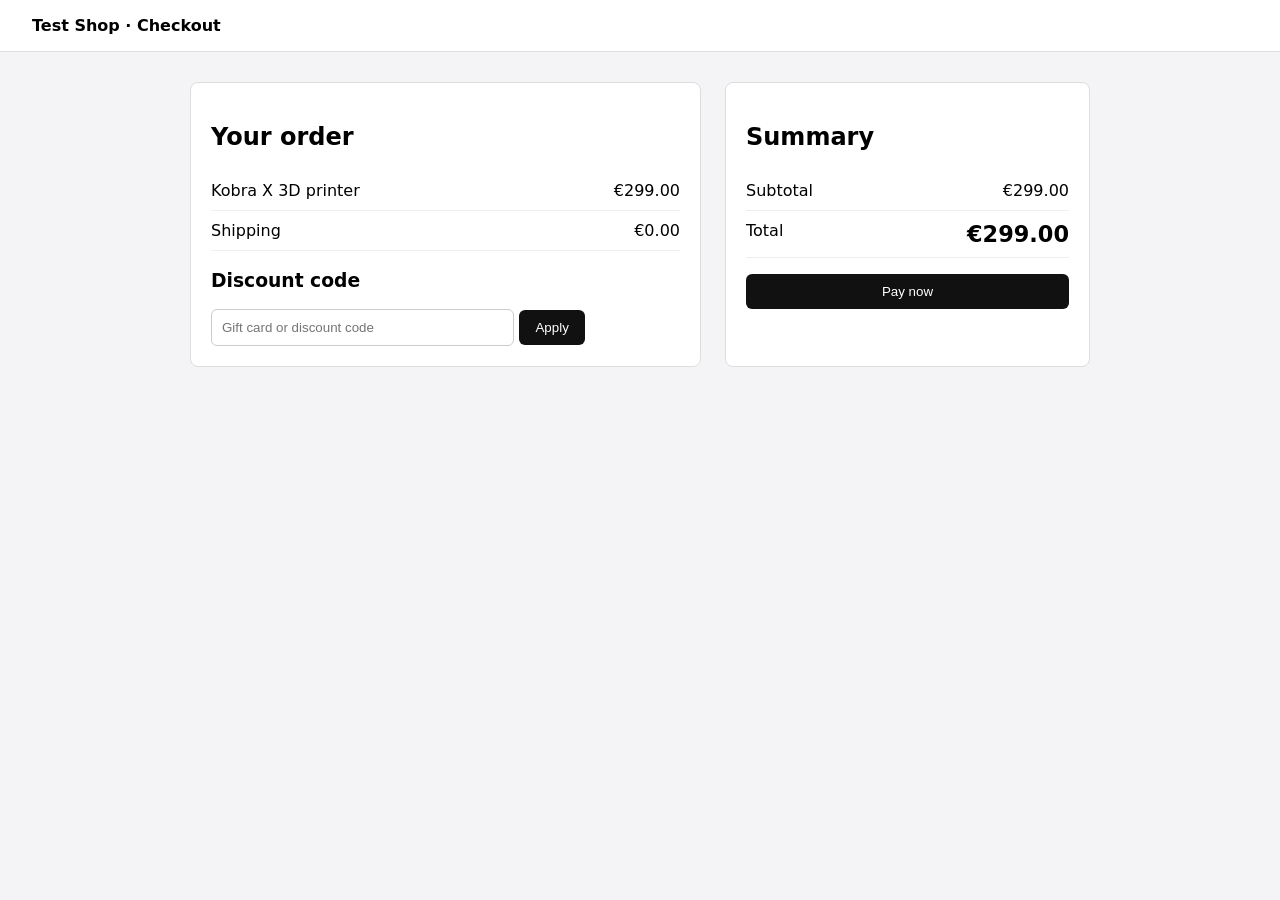
<file: tests/shop/checkout.html>
<!DOCTYPE html><html><head><meta charset="utf-8"><title>Checkout - Test Shop</title>
<style>body{font-family:system-ui;margin:0;background:#f4f4f6}header{background:#fff;padding:16px 32px;border-bottom:1px solid #ddd;font-weight:700}main{max-width:900px;margin:30px auto;display:grid;grid-template-columns:1.4fr 1fr;gap:24px}
.box{background:#fff;border:1px solid #ddd;border-radius:8px;padding:20px}.item{display:flex;justify-content:space-between;padding:10px 0;border-bottom:1px solid #eee}input{padding:10px;border:1px solid #ccc;border-radius:6px;width:60%}button{padding:10px 16px;border:0;border-radius:6px;background:#111;color:#fff}.total{font-size:1.4rem;font-weight:800}</style></head>
<body><header>Test Shop · Checkout</header><main>
<div class="box"><h2>Your order</h2><div class="item"><span>Kobra X 3D printer</span><span>€299.00</span></div><div class="item"><span>Shipping</span><span>€0.00</span></div>
<h3>Discount code</h3><input id="discount" name="discount" placeholder="Gift card or discount code"> <button id="apply">Apply</button></div>
<div class="box"><h2>Summary</h2><div class="item"><span>Subtotal</span><span>€299.00</span></div><div class="item"><span>Total</span><span class="total" id="total">€299.00</span></div><button style="width:100%;margin-top:16px">Pay now</button></div>
</main></body></html>
</file>
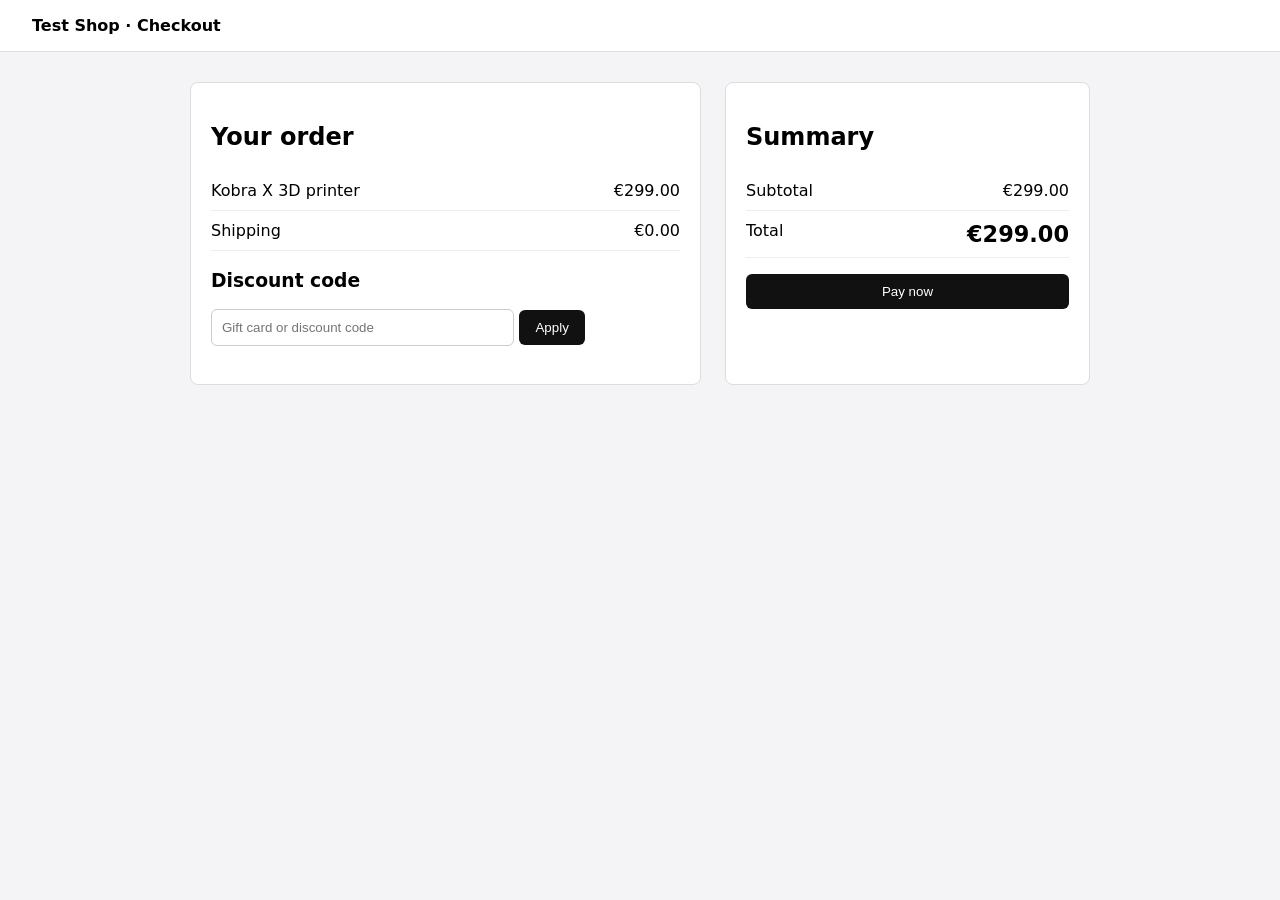
<file: tests/shop/checkout2.html>
<!DOCTYPE html><html><head><meta charset="utf-8"><title>Checkout - Test Shop</title>
<style>body{font-family:system-ui;margin:0;background:#f4f4f6}header{background:#fff;padding:16px 32px;border-bottom:1px solid #ddd;font-weight:700}main{max-width:900px;margin:30px auto;display:grid;grid-template-columns:1.4fr 1fr;gap:24px}
.box{background:#fff;border:1px solid #ddd;border-radius:8px;padding:20px}.item{display:flex;justify-content:space-between;padding:10px 0;border-bottom:1px solid #eee}input{padding:10px;border:1px solid #ccc;border-radius:6px;width:60%}button{padding:10px 16px;border:0;border-radius:6px;background:#111;color:#fff}.total{font-size:1.4rem;font-weight:800}.err{color:#b00020;font-size:.9rem;min-height:1.2em}.tag{display:inline-block;background:#e8f5e9;padding:4px 8px;border-radius:6px;margin-top:8px}</style></head>
<body><header>Test Shop · Checkout</header><main>
<div class="box"><h2>Your order</h2><div class="item"><span>Kobra X 3D printer</span><span>€299.00</span></div><div class="item"><span>Shipping</span><span>€0.00</span></div>
<h3>Discount code</h3><form id="f"><input id="discount" name="discount" placeholder="Gift card or discount code" autocomplete="off"> <button type="submit" id="apply">Apply</button></form>
<div class="err" id="err"></div><div id="applied"></div></div>
<div class="box"><h2>Summary</h2><div class="item"><span>Subtotal</span><span>€299.00</span></div><div class="item"><span>Total</span><span class="total" id="total">€299.00</span></div><button style="width:100%;margin-top:16px">Pay now</button></div>
</main>
<script>
const BASE=299, CODES={TEST10:.10, SAVED20:.20, FLAT5:null};
let current=null; window.__log=[];
function render(){ let t=BASE; if(current==='FLAT5') t=BASE-5; else if(current && CODES[current]) t=BASE*(1-CODES[current]);
  document.getElementById('total').textContent='€'+t.toFixed(2);
  document.getElementById('applied').innerHTML=current?`<span class="tag">${current} applied <button type="button" id="rm">Remove ${current}</button></span>`:'';
  if(current) document.getElementById('rm').onclick=()=>{ window.__log.push('remove:'+current); current=null; setTimeout(render,250); }; }
document.getElementById('f').addEventListener('submit',e=>{ e.preventDefault(); const v=document.getElementById('discount').value.trim().toUpperCase(); window.__log.push('try:'+v+':'+Date.now());
  document.getElementById('err').textContent='';
  setTimeout(()=>{ if(v in CODES){ current=v; render(); } else { document.getElementById('err').textContent='This code is invalid.'; } }, 300); });
render();
</script></body></html>
</file>
<file: extension/options.css>
/* Clover settings page, in the same look as the site and the popup. */
@font-face{font-family:"Manrope";font-weight:500;font-display:swap;src:url("fonts/Manrope-500.woff2") format("woff2")}
@font-face{font-family:"Manrope";font-weight:700;font-display:swap;src:url("fonts/Manrope-700.woff2") format("woff2")}
@font-face{font-family:"Manrope";font-weight:800;font-display:swap;src:url("fonts/Manrope-800.woff2") format("woff2")}
@font-face{font-family:"Unbounded";font-weight:800;font-display:swap;src:url("fonts/Unbounded-800.woff2") format("woff2")}

:root{
  --ink:#0B2A1B; --ink-dim:#4F6B5B; --ink-faint:#7E9789;
  --bg:#F3FBF5; --card:#FFFFFF; --line:#D4ECDC; --line-strong:#B9DEC7;
  --spring:#86EFAC; --spring-deep:#15803D; --pine:#0B2A1B;
  --butter:#FDE68A; --butter-ink:#1A2E12; --danger:#E11D48;
  --edge-a:#4ADE80; --edge-b:#2DD4BF;
  --frost:rgba(255,255,255,.72); --glass-line:rgba(255,255,255,.65);
  --mesh-top:#07160F; --mesh-mid:#0E3B24; --mesh-bottom:#1D8A4E;
  --font:"Manrope","Avenir Next","Segoe UI",system-ui,sans-serif;
  --display:"Unbounded","Avenir Next",system-ui,sans-serif;
}
/* options.js toggles body.dark; the old sheet listened for data-theme and so never went dark */
body.dark{
  --ink:#ECF7EE; --ink-dim:#A3C3B1; --ink-faint:#7EA38F;
  --bg:#07160F; --card:#0F2117; --line:rgba(134,239,172,.2); --line-strong:rgba(134,239,172,.38);
  --spring-deep:#86EFAC; --pine:#07160F; --danger:#FDA4AF;
  --frost:rgba(9,26,18,.55); --glass-line:rgba(134,239,172,.22);
}
*{box-sizing:border-box}
body{
  margin:0;color:var(--ink);font-family:var(--font);font-weight:500;line-height:1.5;
  background:linear-gradient(90deg,#E9F7EE 0%,#F3FBF5 48%,#FFF6DF 100%) fixed;transition:color .25s;
}
body.dark{
  background:
    radial-gradient(60% 55% at 14% 92%, rgba(134,239,172,.5) 0%, rgba(134,239,172,0) 60%),
    radial-gradient(55% 50% at 86% 88%, rgba(45,212,191,.4) 0%, rgba(45,212,191,0) 60%),
    linear-gradient(180deg, var(--mesh-top) 0%, var(--mesh-mid) 42%, var(--mesh-bottom) 100%) fixed;
}
button,select,textarea{font:inherit;color:inherit}

.head{
  position:relative;overflow:hidden;display:flex;align-items:center;gap:14px;padding:24px 26px;color:#ECF7EE;
  background:
    radial-gradient(60% 60% at 10% 100%, rgba(134,239,172,.5) 0%, rgba(134,239,172,0) 60%),
    radial-gradient(50% 50% at 90% 100%, rgba(45,212,191,.4) 0%, rgba(45,212,191,0) 60%),
    linear-gradient(180deg, var(--mesh-top) 0%, var(--mesh-mid) 60%, var(--mesh-bottom) 100%);
}
.head::after{
  content:"";position:absolute;inset:0;pointer-events:none;opacity:.16;mix-blend-mode:overlay;
  background-image:url("data:image/svg+xml,%3Csvg xmlns='http://www.w3.org/2000/svg' width='220' height='220'%3E%3Cfilter id='g'%3E%3CfeTurbulence type='fractalNoise' baseFrequency='.9' numOctaves='2' stitchTiles='stitch'/%3E%3C/filter%3E%3Crect width='100%25' height='100%25' filter='url(%23g)'/%3E%3C/svg%3E");
}
.head > *{position:relative}
.mark{width:40px;height:40px;flex-shrink:0;color:#86EFAC}
.mark circle{fill:#07160F}
.head h1{margin:0;font-family:var(--display);font-weight:800;font-size:1.25rem;letter-spacing:-.02em;color:#fff}
.head p{margin:2px 0 0;font-size:.8rem;color:rgba(236,247,238,.75)}

main{max-width:680px;margin:0 auto;padding:26px 20px 60px}
.card{
  background:var(--frost);border:1px solid var(--line);border-radius:16px;padding:20px;margin-bottom:18px;
  -webkit-backdrop-filter:blur(26px) saturate(1.4);backdrop-filter:blur(26px) saturate(1.4);box-shadow:inset 0 1px 0 var(--glass-line);
}
.card h2{margin:0 0 4px;font-size:.7rem;font-weight:800;letter-spacing:.14em;text-transform:uppercase;color:var(--spring-deep)}
.note{margin:0 0 14px;font-size:.82rem;color:var(--ink-dim);line-height:1.5}

.row{display:flex;align-items:flex-start;justify-content:space-between;gap:18px;padding:14px 0;border-bottom:1px solid var(--line)}
.card h2 + .row{padding-top:10px}
.row:last-child{border-bottom:none;padding-bottom:0}
.row span{flex:1;min-width:0}
.row b{display:block;font-size:.94rem;font-weight:800;margin-bottom:2px}
.row small{display:block;font-size:.8rem;color:var(--ink-dim);line-height:1.5}

select{
  flex-shrink:0;padding:9px 12px;border-radius:12px;border:1px solid var(--line);background:var(--card);color:var(--ink);
  font-size:.86rem;font-weight:600;cursor:pointer;min-width:160px;
}
body.dark select{background:rgba(7,22,15,.5)}
select:focus,textarea:focus{outline:none;border-color:var(--edge-a);box-shadow:0 0 0 3px rgba(74,222,128,.25)}

/* switches */
.switch{cursor:pointer;position:relative}
.switch input{position:absolute;opacity:0;width:0;height:0}
.track{flex-shrink:0;position:relative;width:46px;height:26px;border-radius:99px;background:var(--line-strong);transition:background .22s;margin-top:2px}
.track::after{content:"";position:absolute;top:3px;left:3px;width:20px;height:20px;border-radius:50%;background:#fff;box-shadow:0 1px 3px rgba(0,0,0,.25);transition:transform .22s cubic-bezier(.2,.9,.3,1.4)}
.switch input:checked ~ .track{background:linear-gradient(90deg,var(--edge-a),var(--edge-b))}
.switch input:checked ~ .track::after{transform:translateX(20px)}
.switch input:focus-visible ~ .track{outline:3px solid rgba(74,222,128,.4);outline-offset:2px}

/* slider */
.slider{display:flex;align-items:center;gap:10px;flex-shrink:0}
.slider input{accent-color:var(--spring-deep);width:130px}
.slider output{font-family:var(--display);font-size:.8rem;font-weight:800;color:var(--spring-deep);min-width:44px;text-align:right}

/* text areas */
.stack{display:grid;gap:14px}
.field b{display:block;font-size:.92rem;font-weight:800;margin-bottom:2px}
.field small{display:block;font-size:.8rem;color:var(--ink-dim);margin-bottom:7px;line-height:1.5}
textarea{
  width:100%;padding:11px 13px;border-radius:12px;border:1px solid var(--line);background:var(--card);color:var(--ink);
  font-family:"SF Mono",Menlo,Consolas,monospace;font-size:.84rem;resize:vertical;line-height:1.6;
}
body.dark textarea{background:rgba(7,22,15,.5)}

/* danger */
.danger{border-color:rgba(225,29,72,.3)}
.danger h2{color:var(--danger)}
#reset{border:1px solid var(--danger);background:none;color:var(--danger);border-radius:12px;padding:10px 18px;font-size:.86rem;font-weight:800;cursor:pointer;transition:background .18s,color .18s}
#reset:hover{background:var(--danger);color:#fff}

/* saved toast */
.saved{
  position:fixed;left:50%;bottom:24px;transform:translate(-50%,20px);margin:0;
  background:var(--butter);color:var(--butter-ink);padding:9px 18px;border-radius:99px;font-size:.82rem;font-weight:800;
  opacity:0;pointer-events:none;transition:opacity .25s,transform .25s cubic-bezier(.2,.9,.3,1.3);
}
.saved.show{opacity:1;transform:translate(-50%,0)}

@media(prefers-reduced-motion:reduce){*{transition:none!important}}
@media (max-width:560px),(pointer:coarse){
  body{font-size:15.5px}
  main{padding:16px 14px 40px}
  .row{padding:13px 0;gap:12px;flex-wrap:wrap}
  input[type="checkbox"]{width:22px;height:22px}
  input[type="range"]{min-height:34px}
  input[type="text"],textarea,select{font-size:16px;padding:11px 12px;min-height:44px}
  button{min-height:44px;font-size:.92rem}
}
</file>
<file: extension/popup.css>
/* Clover popup. Clover's greens in the grammar of the Aurora look, the same
   as the site: mesh header, frosted glass panels, one butter-yellow button,
   pills with a two-colour edge, Unbounded for titles and numbers, Manrope
   for words. Fonts ship in fonts/ (SIL Open Font License). */
@font-face{font-family:"Manrope";font-weight:500;font-display:swap;src:url("fonts/Manrope-500.woff2") format("woff2")}
@font-face{font-family:"Manrope";font-weight:700;font-display:swap;src:url("fonts/Manrope-700.woff2") format("woff2")}
@font-face{font-family:"Manrope";font-weight:800;font-display:swap;src:url("fonts/Manrope-800.woff2") format("woff2")}
@font-face{font-family:"Unbounded";font-weight:800;font-display:swap;src:url("fonts/Unbounded-800.woff2") format("woff2")}

:root{
  --ink:#0B2A1B; --ink-dim:#4F6B5B; --ink-faint:#7E9789;
  --bg:#F3FBF5; --panel:#FFFFFF; --line:#D4ECDC; --line-strong:#B9DEC7;
  --spring:#86EFAC; --spring-deep:#15803D; --pine:#0B2A1B;
  --butter:#FDE68A; --butter-ink:#1A2E12; --coral:#E11D48;
  --amber-ink:#8A6A05; --amber-soft:#FFF6DD; --amber-line:#F0E2B8;
  --edge-a:#4ADE80; --edge-b:#2DD4BF;
  --frost:rgba(255,255,255,.72); --glass-line:rgba(255,255,255,.65); --card:rgba(255,255,255,.82);
  --mesh-top:#07160F; --mesh-mid:#0E3B24; --mesh-bottom:#1D8A4E;
  --font:"Manrope","Avenir Next","Segoe UI",system-ui,sans-serif;
  --display:"Unbounded","Avenir Next",system-ui,sans-serif;
  --mono:"SF Mono",Menlo,Consolas,monospace;
}
body.dark{
  --ink:#ECF7EE; --ink-dim:#A3C3B1; --ink-faint:#7EA38F;
  --bg:#07160F; --panel:#0F2117; --line:rgba(134,239,172,.2); --line-strong:rgba(134,239,172,.38);
  --spring-deep:#86EFAC; --pine:#07160F; --coral:#FDA4AF;
  --amber-ink:#FDE68A; --amber-soft:rgba(253,230,138,.12); --amber-line:rgba(253,230,138,.3);
  --frost:rgba(9,26,18,.55); --glass-line:rgba(134,239,172,.22); --card:rgba(9,26,18,.72);
}
*{box-sizing:border-box}
body{
  width:340px;margin:0;font-family:var(--font);font-weight:500;font-size:14px;line-height:1.45;color:var(--ink);
  background:linear-gradient(90deg,#E9F7EE 0%,#F3FBF5 48%,#FFF6DF 100%);
}
body.dark{
  background:
    radial-gradient(60% 55% at 14% 100%, rgba(134,239,172,.45) 0%, rgba(134,239,172,0) 60%),
    radial-gradient(55% 50% at 86% 96%, rgba(45,212,191,.35) 0%, rgba(45,212,191,0) 60%),
    linear-gradient(180deg, var(--mesh-top) 0%, var(--mesh-mid) 55%, #156B3B 100%) fixed;
}
button{font:inherit;color:inherit}

/* ---------- the mesh header ---------- */
.hero{
  position:relative;overflow:hidden;text-align:center;padding:18px 18px 16px;color:#ECF7EE;
  background:
    radial-gradient(60% 60% at 12% 100%, rgba(134,239,172,.55) 0%, rgba(134,239,172,0) 60%),
    radial-gradient(50% 50% at 88% 100%, rgba(45,212,191,.4) 0%, rgba(45,212,191,0) 60%),
    linear-gradient(180deg, var(--mesh-top) 0%, var(--mesh-mid) 55%, var(--mesh-bottom) 100%);
}
.hero::after{
  content:"";position:absolute;inset:0;pointer-events:none;opacity:.16;mix-blend-mode:overlay;
  background-image:url("data:image/svg+xml,%3Csvg xmlns='http://www.w3.org/2000/svg' width='220' height='220'%3E%3Cfilter id='g'%3E%3CfeTurbulence type='fractalNoise' baseFrequency='.9' numOctaves='2' stitchTiles='stitch'/%3E%3C/filter%3E%3Crect width='100%25' height='100%25' filter='url(%23g)'/%3E%3C/svg%3E");
}
.hero-glow{display:none}
.hero-mark{position:relative;width:48px;height:48px;filter:drop-shadow(0 6px 14px rgba(0,0,0,.25))}
.hero-mark .spin{transform-origin:50px 50px;animation:tumble 9s cubic-bezier(.5,0,.5,1) infinite}
.hero-mark .leaves{fill:#86EFAC}
.hero-mark .stem{color:#86EFAC}
.hero-mark .eye{fill:#07160F}
.hero-mark .mouth{stroke:#07160F}
@keyframes tumble{0%,72%{transform:rotate(0)}86%{transform:rotate(370deg)}100%{transform:rotate(360deg)}}
.hero h1{position:relative;margin:4px 0 0;font-family:var(--display);font-weight:800;font-size:1.7rem;letter-spacing:-.02em;color:#fff;line-height:1.1}
.tag{position:relative;margin:2px 0 0;font-size:.74rem;color:rgba(236,247,238,.78)}

/* ---------- tabs: pills, the one that is on gets the two-colour edge ---------- */
.tabs{display:flex;gap:6px;padding:12px 14px 0}
.tab{
  flex:1;position:relative;padding:8px 4px;border-radius:999px;cursor:pointer;font-size:.74rem;font-weight:800;
  border:1.5px solid var(--line);background:var(--frost);color:var(--ink-dim);transition:border-color .15s,color .15s;
}
.tab:hover{border-color:var(--edge-a);color:var(--ink)}
.tab.is-on,.tab.is-on:hover{
  color:var(--spring);border-color:transparent;
  background:linear-gradient(var(--pine),var(--pine)) padding-box,linear-gradient(90deg,var(--edge-a),var(--edge-b)) border-box;
}
body.dark .tab.is-on,body.dark .tab.is-on:hover{
  color:#07160F;background:linear-gradient(var(--spring),var(--spring)) padding-box,linear-gradient(90deg,var(--edge-a),var(--edge-b)) border-box;
}
.tab::after{display:none}

/* ---------- panels ---------- */
main{padding:14px 14px 8px;min-height:190px}
.panel{display:none}
.panel.is-on{display:block;animation:rise .3s cubic-bezier(.2,.9,.3,1.2)}
@keyframes rise{from{opacity:0;transform:translateY(8px)}to{opacity:1;transform:none}}
.hint{margin:0 0 12px;font-size:.78rem;color:var(--ink-dim);line-height:1.45}
.ok-word{color:var(--spring-deep);font-weight:800}

/* ---------- form ---------- */
label{display:block;font-size:.68rem;font-weight:800;letter-spacing:.06em;text-transform:uppercase;color:var(--ink-dim);margin-bottom:10px}
input{
  display:block;width:100%;margin-top:4px;padding:10px 12px;border-radius:12px;border:1px solid var(--line);background:var(--panel);color:var(--ink);
  font:inherit;font-size:.88rem;text-transform:none;letter-spacing:0;transition:border-color .18s,box-shadow .18s;
}
body.dark input{background:rgba(7,22,15,.5)}
input:focus{outline:none;border-color:var(--edge-a);box-shadow:0 0 0 3px rgba(74,222,128,.25)}
input::placeholder{color:var(--ink-faint);font-weight:500}
.c-search{margin:0 0 12px;border-radius:999px;background:var(--frost)}
.primary{
  width:100%;margin-top:2px;padding:12px;border-radius:12px;cursor:pointer;font-size:.9rem;font-weight:800;
  border:1px solid rgba(26,46,18,.12);background:var(--butter);color:var(--butter-ink);transition:filter .15s,transform .15s;
}
.primary:hover{filter:brightness(.97)}
.primary:active{transform:scale(.99)}
.status{margin:8px 0 0;font-size:.78rem;font-weight:700;min-height:16px;color:var(--ink-dim)}
.status.ok{color:var(--spring-deep)}
.status.err{color:var(--coral)}

/* ---------- saved and always-on rows ---------- */
.row{
  display:flex;align-items:center;justify-content:space-between;gap:10px;padding:10px 12px;margin-bottom:8px;
  background:var(--card);border:1px solid var(--line);border-radius:12px;animation:rise .3s backwards;
}
.row:nth-child(2){animation-delay:.04s}.row:nth-child(3){animation-delay:.08s}.row:nth-child(4){animation-delay:.12s}
.row-store{font-weight:800;font-size:.86rem}
.row-note{font-size:.74rem;color:var(--ink-dim);margin-top:2px}
.pill{font-family:var(--mono);font-size:.76rem;font-weight:600;padding:4px 9px;border-radius:8px;white-space:nowrap;background:var(--pine);color:var(--spring)}
body.dark .pill{background:#07160F;border:1px solid var(--line)}
.pct{font-family:var(--display);font-weight:800;font-size:.76rem;padding:4px 9px;border-radius:8px;background:rgba(134,239,172,.18);color:var(--spring-deep);white-space:nowrap}
.kill{border:0;background:none;color:var(--ink-faint);font-size:1.1rem;line-height:1;cursor:pointer;padding:0 2px;transition:color .18s,transform .18s}
.kill:hover{color:var(--coral);transform:scale(1.2)}
.empty{text-align:center;padding:24px 10px;font-size:.82rem;color:var(--ink-dim);border:1px dashed var(--line-strong);border-radius:12px;line-height:1.5}

/* ---------- footer ---------- */
footer{display:flex;align-items:center;justify-content:center;gap:7px;flex-wrap:wrap;padding:10px 16px 14px;font-size:.68rem;color:var(--ink-dim);text-align:center;border-top:1px solid var(--line)}
.footlink{border:0;background:none;padding:0;font:inherit;font-size:.68rem;font-weight:800;color:var(--spring-deep);cursor:pointer;text-decoration:underline}
.footlink:hover{color:var(--ink)}
.footdot{color:var(--line-strong)}
.foottext{color:var(--ink-dim)}
:focus-visible{outline:2.5px solid var(--edge-a);outline-offset:2px;border-radius:6px}

/* ---------- community: the same card as the site ---------- */
.code{
  display:flex;align-items:center;gap:10px;padding:10px 11px;margin-bottom:8px;
  background:var(--card);border:1px solid var(--line);border-radius:14px;animation:rise .32s backwards cubic-bezier(.2,.9,.3,1.2);
  transition:border-color .2s,box-shadow .2s;
}
.code:hover{border-color:var(--edge-a);box-shadow:0 0 0 3px rgba(74,222,128,.16)}
.score{flex-shrink:0;width:44px;text-align:center}
.ring{position:relative;width:40px;height:40px;margin:0 auto 2px}
.ring svg{display:block;transform:rotate(-90deg)}
.ring .track{stroke:var(--line-strong)}
.ring .fill{stroke:var(--spring-deep);stroke-linecap:round;transition:stroke-dashoffset .7s cubic-bezier(.2,.9,.3,1)}
.ring .num{position:absolute;inset:0;display:grid;place-items:center;font-family:var(--display);font-weight:800;font-size:.66rem}
.score small{font-size:.52rem;letter-spacing:.06em;text-transform:uppercase;font-weight:800;color:var(--ink-faint)}
.favicon{width:24px;height:24px;border-radius:6px;flex-shrink:0}
.code-main{flex:1;min-width:0}
.code-top{display:flex;align-items:center;gap:7px;flex-wrap:wrap;margin-bottom:3px}
.code-store{font-weight:800;font-size:.88rem}
.code-pill{
  font-family:var(--mono);font-size:.75rem;font-weight:600;padding:3px 9px;border-radius:8px;cursor:pointer;user-select:all;white-space:nowrap;
  background:var(--pine);color:var(--spring);border:1px solid transparent;transition:transform .18s,background .18s;
}
body.dark .code-pill{background:#07160F;border-color:var(--line)}
.code-pill:hover{transform:scale(1.04)}
.code-pill.copied{background:var(--butter);color:var(--butter-ink)}
.code-deal{font-size:.74rem;color:var(--ink-dim);font-style:italic}
.code-note{font-size:.77rem;color:var(--ink-dim)}
.code-meta{font-size:.65rem;color:var(--ink-faint);margin-top:4px;display:flex;gap:6px;flex-wrap:wrap;align-items:center}
.proof{color:var(--spring-deep);font-weight:800}
.untested{color:var(--amber-ink);font-weight:800}
.votes{display:flex;flex-direction:column;gap:5px;flex-shrink:0}
.vote{
  padding:5px 9px;border-radius:9px;font-size:.7rem;font-weight:800;cursor:pointer;white-space:nowrap;
  border:1px solid var(--line);background:var(--panel);color:var(--ink-dim);transition:all .18s;
}
body.dark .vote{background:rgba(7,22,15,.5)}
.vote.up:hover{border-color:var(--edge-a);color:var(--spring-deep)}
.vote.down:hover{border-color:var(--coral);color:var(--coral)}
.vote:active{transform:scale(.94)}
.vote.chosen.up{background:var(--pine);border-color:var(--pine);color:var(--spring)}
body.dark .vote.chosen.up{background:var(--spring);border-color:var(--spring);color:#07160F}
.vote.chosen.down{background:var(--coral);border-color:var(--coral);color:#fff}
body.dark .vote.chosen.down{color:#07160F}
.vote.chosen::after{content:" \2713";font-size:.7rem;opacity:.8}
.vote:disabled{cursor:default}

/* ---------- store groups ---------- */
.cstore{margin-bottom:9px}
.cstore-head{
  display:flex;align-items:center;gap:8px;width:100%;padding:9px 12px;cursor:pointer;text-align:left;
  background:var(--frost);border:1px solid var(--line);border-radius:12px;color:var(--ink);transition:border-color .15s;
}
.cstore-head:hover{border-color:var(--edge-a)}
.cstore-fav{width:20px;height:20px;border-radius:5px;flex-shrink:0}
.cstore-name{font-weight:800;font-size:.86rem;flex:1;min-width:0;overflow:hidden;text-overflow:ellipsis;white-space:nowrap}
.cstore-worked{font-family:var(--display);font-size:.62rem;font-weight:800;color:#07160F;background:var(--spring);border-radius:20px;padding:2px 8px;flex-shrink:0}
.cstore-count{font-size:.7rem;font-weight:800;color:var(--ink-dim);background:var(--panel);border:1px solid var(--line);border-radius:20px;padding:1px 8px;flex-shrink:0}
body.dark .cstore-count{background:rgba(7,22,15,.5)}
.cstore-chev{color:var(--ink-faint);font-size:.8rem;transition:transform .18s;flex-shrink:0}
.cstore.collapsed .cstore-chev{transform:rotate(-90deg)}
.cstore-body{padding-top:8px}
.cstore.collapsed .cstore-body{display:none}

@media (prefers-reduced-motion:reduce){*{animation:none!important;transition:none!important}}

/* Firefox on Android opens the popup as a full page */
@media (max-width:420px),(pointer:coarse){
  body{width:auto;min-width:0;max-width:100%;font-size:15.5px}
  .tabs{padding:12px 14px 0}
  .tab{padding:11px 6px;font-size:.8rem;min-height:44px}
}
</file>
